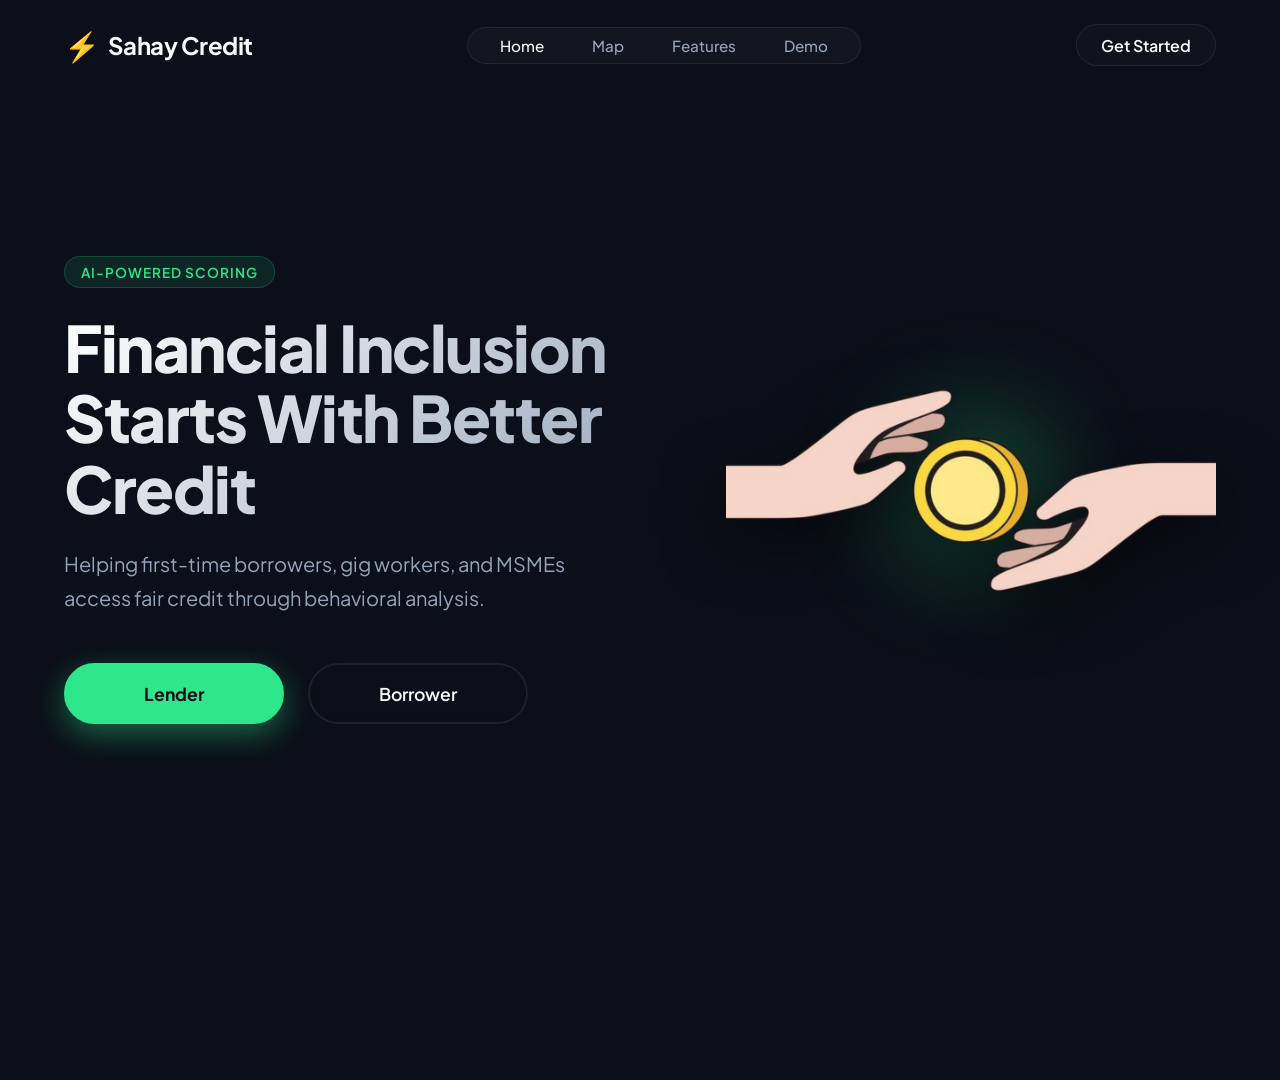
<file: frontend/index.html>
<!DOCTYPE html>
<html lang="en">
<head>
    <meta charset="UTF-8">
    <meta name="viewport" content="width=device-width, initial-scale=1.0">
    <title>SahayCredit - Better Credit Decisions</title>
    <!-- Using a premium geometric sans-serif font -->
    <link href="https://fonts.googleapis.com/css2?family=Plus+Jakarta+Sans:wght@300;400;500;600;700;800&display=swap" rel="stylesheet">
    <style>
        :root {
            --bg-color: #0b0f19;
            --surface: rgba(255, 255, 255, 0.03);
            --border: rgba(255, 255, 255, 0.08);
            --text-main: #f8fafc;
            --text-sub: #94a3b8;
            --mint-green: #2ee68b;
            --mint-glow: rgba(46, 230, 139, 0.4);
            --blue-glow: rgba(56, 189, 248, 0.15);
        }

        * {
            margin: 0;
            padding: 0;
            box-sizing: border-box;

            /* Hide scrollbar for Chrome, Safari and Opera */
            &::-webkit-scrollbar {
                display: none;
            }
            /* Hide scrollbar for IE, Edge and Firefox */
            -ms-overflow-style: none;  /* IE and Edge */
            scrollbar-width: none;  /* Firefox */
        }

        body, html {
            width: 100%;
            height: 100vh;
            font-family: 'Plus Jakarta Sans', sans-serif;
            background-color: var(--bg-color);
            color: var(--text-main);
            overflow: hidden;
            position: relative;
        }

        /* Minimal Tech/Grid Background */
        body::before {
            content: '';
            position: absolute;
            top: 0; left: 0; right: 0; bottom: 0;
            background-image: 
                linear-gradient(rgba(255, 255, 255, 0.03) 1px, transparent 1px),
                linear-gradient(90deg, rgba(255, 255, 255, 0.03) 1px, transparent 1px);
            background-size: 50px 50px;
            z-index: -2;
            mask-image: radial-gradient(circle at center, black, transparent 80%);
            -webkit-mask-image: radial-gradient(circle at center, black, transparent 80%);
        }

        /* Glowing ambient orbs */
        .ambient-glow-1 {
            position: absolute;
            top: -10%; left: -10%;
            width: 50vw; height: 50vw;
            background: radial-gradient(circle, var(--blue-glow) 0%, transparent 70%);
            border-radius: 50%;
            z-index: -1;
            filter: blur(60px);
        }

        .ambient-glow-2 {
            position: absolute;
            bottom: -20%; right: -10%;
            width: 60vw; height: 60vw;
            background: radial-gradient(circle, rgba(46, 230, 139, 0.1) 0%, transparent 70%);
            border-radius: 50%;
            z-index: -1;
            filter: blur(60px);
        }

        /* Header / Glassmorphism */
        header {
            display: flex;
            justify-content: space-between;
            align-items: center;
            padding: 1.5rem 5%;
            max-width: 1400px;
            margin: 0 auto;
            width: 100%;
            position: relative;
            z-index: 10;
        }

        .logo {
            display: flex;
            align-items: center;
            gap: 0.5rem;
            font-size: 1.5rem;
            font-weight: 700;
            letter-spacing: -0.5px;
        }

        .logo-icon {
            color: var(--mint-green);
            font-size: 1.8rem;
        }

        nav {
            display: flex;
            align-items: center;
            gap: 3rem;
            background: var(--surface);
            padding: 0.5rem 2rem;
            border-radius: 50px;
            border: 1px solid var(--border);
            backdrop-filter: blur(12px);
            -webkit-backdrop-filter: blur(12px);
        }

        nav a {
            color: var(--text-sub);
            text-decoration: none;
            font-weight: 500;
            font-size: 0.95rem;
            transition: color 0.3s ease;
        }

        nav a.active, nav a:hover {
            color: var(--text-main);
        }

        .nav-right {
            display: flex;
            align-items: center;
        }

        .btn-outline {
            border: 1px solid var(--border);
            background: rgba(255,255,255,0.02);
            padding: 0.6rem 1.5rem;
            border-radius: 50px;
            color: var(--text-main);
            font-weight: 600;
            text-decoration: none;
            transition: all 0.3s ease;
        }

        .btn-outline:hover {
            border-color: var(--mint-green);
            background: rgba(46, 230, 139, 0.05);
            color: var(--mint-green);
        }

        main {
            display: flex;
            flex-direction: row;
            align-items: center;
            justify-content: space-between;
            min-height: calc(100vh - 100px);
            padding: 2rem 5%;
            max-width: 1400px;
            margin: 0 auto;
            width: 100%;
            position: relative;
            z-index: 2;
        }

        .content-left {
            flex: 1.1;
            padding-right: 4rem;
        }

        .badge {
            display: inline-block;
            padding: 0.4rem 1rem;
            background: rgba(46, 230, 139, 0.1);
            color: var(--mint-green);
            border: 1px solid rgba(46, 230, 139, 0.2);
            border-radius: 50px;
            font-size: 0.85rem;
            font-weight: 600;
            letter-spacing: 1px;
            text-transform: uppercase;
            margin-bottom: 1.5rem;
        }

        .content-left h1 {
            font-size: 4rem;
            line-height: 1.1;
            font-weight: 800;
            margin-bottom: 1.5rem;
            letter-spacing: -1.5px;
            background: linear-gradient(135deg, #ffffff 0%, #94a3b8 100%);
            -webkit-background-clip: text;
            -webkit-text-fill-color: transparent;
        }

        .content-left p {
            font-size: 1.25rem;
            line-height: 1.7;
            color: var(--text-sub);
            margin-bottom: 3rem;
            font-weight: 400;
            max-width: 90%;
        }

        .action-buttons {
            display: flex;
            gap: 1.5rem;
        }

        .btn-primary {
            display: inline-flex;
            justify-content: center;
            align-items: center;
            background-color: var(--mint-green);
            color: #0b0f19;
            font-weight: 700;
            font-size: 1.1rem;
            padding: 1.1rem 3rem;
            border-radius: 50px;
            text-decoration: none;
            box-shadow: 0 10px 30px var(--mint-glow);
            transition: all 0.3s cubic-bezier(0.4, 0, 0.2, 1);
            border: 2px solid var(--mint-green);
            flex: 1;
            max-width: 220px;
        }

        .btn-primary:hover {
            transform: translateY(-3px) scale(1.02);
            box-shadow: 0 15px 40px rgba(46, 230, 139, 0.6);
        }

        .btn-secondary {
            display: inline-flex;
            justify-content: center;
            align-items: center;
            background-color: transparent;
            color: var(--text-main);
            font-weight: 600;
            font-size: 1.1rem;
            padding: 1.1rem 3rem;
            border-radius: 50px;
            text-decoration: none;
            border: 2px solid var(--border);
            transition: all 0.3s cubic-bezier(0.4, 0, 0.2, 1);
            flex: 1;
            max-width: 220px;
            backdrop-filter: blur(5px);
        }

        .btn-secondary:hover {
            border-color: rgba(255,255,255,0.3);
            background: rgba(255,255,255,0.05);
            transform: translateY(-3px);
        }

        /* Right Side Image Styling */
        .content-right {
            flex: 0.9;
            display: flex;
            justify-content: center;
            align-items: center;
            position: relative;
        }

        /* Image Backdrop Glow */
        .image-glow {
            position: absolute;
            width: 70%;
            height: 70%;
            background: radial-gradient(circle, var(--mint-glow) 0%, transparent 60%);
            filter: blur(40px);
            z-index: 1;
            animation: pulse 4s ease-in-out infinite alternate;
        }

        .content-right img {
            width: 100%;
            max-width: 600px;
            height: auto;
            position: relative;
            z-index: 2;
            filter: drop-shadow(0 20px 30px rgba(0,0,0,0.5));
        }

        @keyframes float {
            0% { transform: translateY(0px); }
            50% { transform: translateY(-15px); }
            100% { transform: translateY(0px); }
        }

        @keyframes pulse {
            0% { opacity: 0.5; transform: scale(1); }
            100% { opacity: 0.8; transform: scale(1.1); }
        }

        /* Responsive */
        @media (max-width: 1024px) {
            header {
                flex-direction: column;
                gap: 1.5rem;
            }
            nav {
                width: 100%;
                justify-content: center;
                gap: 1.5rem;
            }
            .nav-right {
                display: none;
            }
            main {
                flex-direction: column;
                text-align: center;
                padding-top: 3rem;
            }
            .content-left {
                padding-right: 0;
                margin-bottom: 4rem;
                display: flex;
                flex-direction: column;
                align-items: center;
            }
            .content-left h1 {
                font-size: 3rem;
            }
            .content-left p {
                max-width: 100%;
            }
            .action-buttons {
                justify-content: center;
                width: 100%;
                flex-wrap: wrap;
            }
            .content-right {
                width: 100%;
                margin-bottom: 3rem;
            }
        }
    </style>
</head>
<body>

    <div class="ambient-glow-1"></div>
    <div class="ambient-glow-2"></div>

    <header>
        <div class="logo">
            <span class="logo-icon">⚡</span>
            Sahay Credit
        </div>
        <nav>
            <a href="#" class="active">Home</a>
            <a href="map.html">Map</a>
            <a href="#">Features</a>
            <a href="demo.html">Demo</a>
        </nav>
        <div class="nav-right">
            <a href="borrower.html" class="btn-outline">Get Started</a>
        </div>
    </header>

    <main>
        <div class="content-left">
            <div class="badge">AI-Powered Scoring</div>
            <h1>Financial Inclusion Starts With Better Credit</h1>
            <p>Helping first-time borrowers, gig workers, and MSMEs access fair credit through behavioral analysis.</p>
            
            <div class="action-buttons">
                <a href="lender.html" class="btn-primary">Lender</a>
                <a href="borrower.html" class="btn-secondary">Borrower</a>
            </div>
        </div>

        <div class="content-right">
            <div class="image-glow"></div>
            <!-- Using the transparent image uploaded by the user -->
            <img src="hands.png" alt="Hands holding glowing gold coin">
        </div>
    </main>

</body>
</html>
</file>
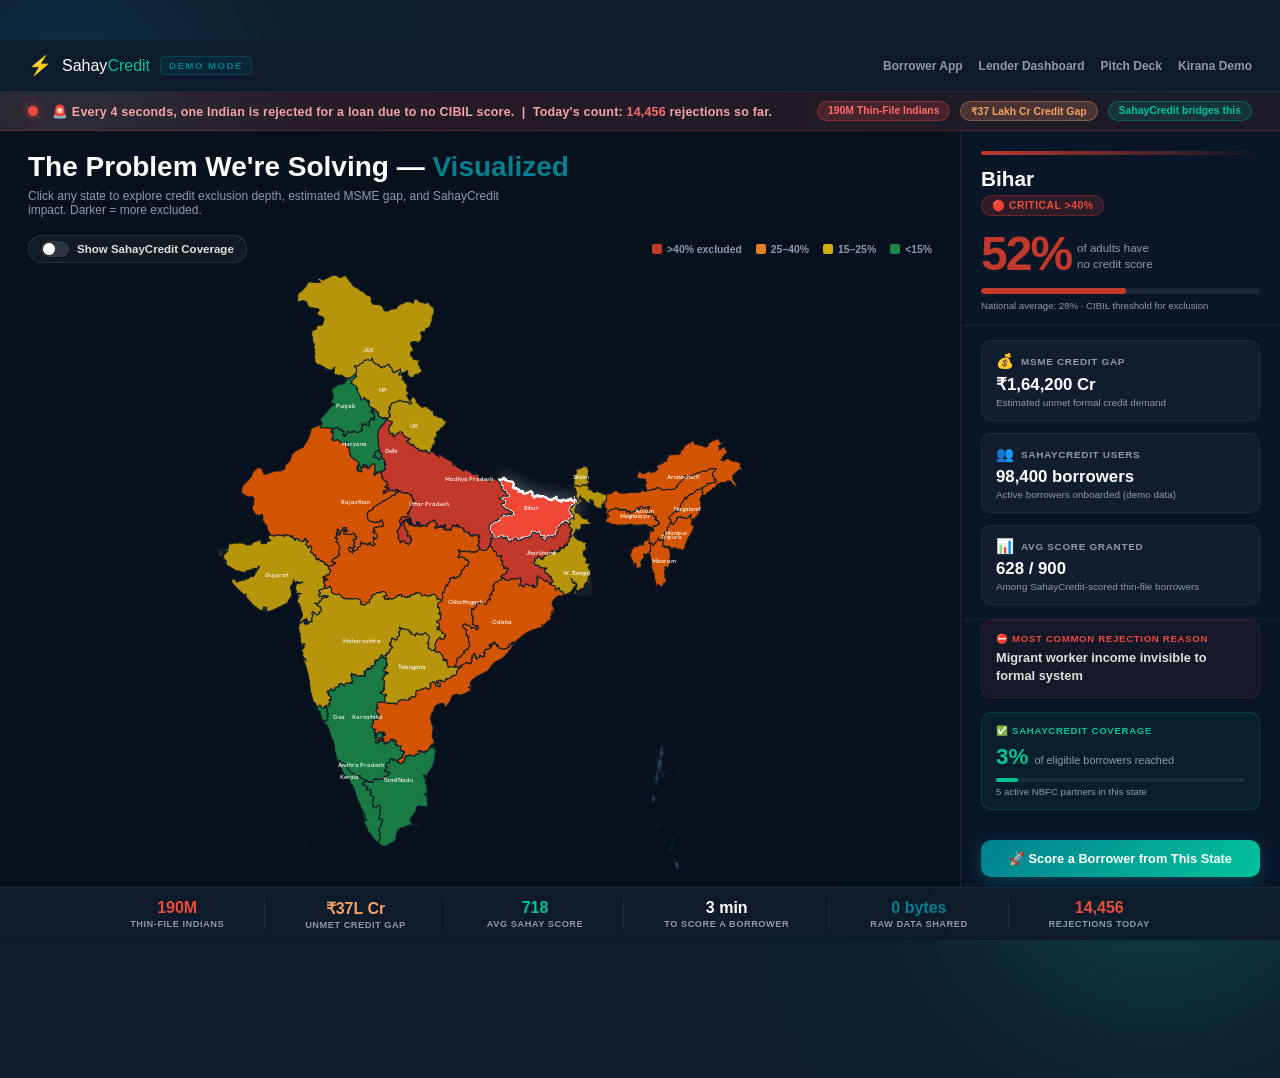
<file: frontend/map.html>
<!DOCTYPE html>
<html lang="en">
<head>
  <meta charset="UTF-8">
  <meta name="viewport" content="width=device-width, initial-scale=1.0">
  <title>SahayCredit — Credit Gap Map: The Problem We're Solving</title>
  <meta name="description" content="Live choropleth map showing India's credit exclusion crisis — 190 million thin-file Indians with no CIBIL score.">

  <link rel="preconnect" href="https://fonts.googleapis.com">
  <link rel="preconnect" href="https://fonts.gstatic.com" crossorigin>
  <link href="https://fonts.googleapis.com/css2?family=Outfit:wght@300;400;500;600;700;800;900&family=Noto+Sans:wght@400;500;600;700&display=swap" rel="stylesheet">
  <link rel="stylesheet" href="style.css">

  <style>
    /* ── MAP PAGE LAYOUT ─────────────────────────────── */
    body.map-body {
      align-items: flex-start;
      overflow: hidden;
      height: 100vh;
    }

    .map-container {
      width: 100vw;
      height: 100vh;
      display: flex;
      flex-direction: column;
      position: relative;
      overflow: hidden;
    }

    /* ── HEADER BAR ──────────────────────────────────── */
    .map-header {
      display: flex;
      align-items: center;
      justify-content: space-between;
      padding: 14px 28px;
      background: rgba(13, 27, 42, 0.95);
      border-bottom: 1px solid rgba(255,255,255,0.07);
      flex-shrink: 0;
      backdrop-filter: blur(12px);
      z-index: 50;
    }
    .map-logo-area {
      display: flex;
      align-items: center;
      gap: 10px;
    }
    .map-title-badge {
      font-size: 0.6rem;
      font-weight: 800;
      letter-spacing: 1.5px;
      color: var(--primary);
      background: rgba(2,128,144,0.12);
      border: 1px solid rgba(2,128,144,0.3);
      padding: 3px 8px;
      border-radius: 4px;
      text-transform: uppercase;
    }
    .map-header-nav {
      display: flex;
      align-items: center;
      gap: 16px;
    }
    .map-nav-link {
      color: var(--text-muted);
      text-decoration: none;
      font-size: 0.75rem;
      font-weight: 600;
      transition: color 0.2s;
    }
    .map-nav-link:hover { color: var(--text-main); }

    /* ── TICKER BAR ─────────────────────────────────── */
    .ticker-bar {
      background: linear-gradient(90deg, rgba(180,20,20,0.18) 0%, rgba(180,20,20,0.08) 100%);
      border-bottom: 1px solid rgba(200,50,50,0.3);
      padding: 9px 28px;
      display: flex;
      align-items: center;
      gap: 14px;
      flex-shrink: 0;
      position: relative;
      overflow: hidden;
    }
    .ticker-pulse {
      width: 10px;
      height: 10px;
      border-radius: 50%;
      background: #e74c3c;
      flex-shrink: 0;
      animation: ticker-pulse 1s ease-in-out infinite;
      box-shadow: 0 0 8px rgba(231,76,60,0.8);
    }
    @keyframes ticker-pulse {
      0%,100% { transform: scale(1); opacity: 1; }
      50%      { transform: scale(1.5); opacity: 0.6; }
    }
    .ticker-text {
      font-size: 0.78rem;
      font-weight: 600;
      color: #f5a4a4;
      letter-spacing: 0.2px;
    }
    .ticker-count {
      font-variant-numeric: tabular-nums;
      color: #ff6b6b;
      font-weight: 800;
    }
    .ticker-stat-pills {
      margin-left: auto;
      display: flex;
      gap: 10px;
    }
    .ticker-pill {
      font-size: 0.65rem;
      font-weight: 700;
      padding: 3px 10px;
      border-radius: 20px;
      white-space: nowrap;
    }
    .pill-red    { background: rgba(231,76,60,0.2); color: #ff6b6b; border: 1px solid rgba(231,76,60,0.35); }
    .pill-amber  { background: rgba(244,162,97,0.2); color: #F4A261; border: 1px solid rgba(244,162,97,0.35); }
    .pill-green  { background: rgba(2,195,154,0.15); color: var(--secondary); border: 1px solid rgba(2,195,154,0.3); }

    /* ── MAIN WORKSPACE ─────────────────────────────── */
    .map-workspace {
      display: grid;
      grid-template-columns: 1fr 320px;
      flex: 1;
      overflow: hidden;
      position: relative;
    }

    /* ── LEFT: MAP PANEL ─────────────────────────────── */
    .map-panel {
      position: relative;
      background: #07111D;
      overflow: hidden;
      display: flex;
      flex-direction: column;
    }
    .map-headline-area {
      padding: 18px 28px 10px;
      flex-shrink: 0;
    }
    .map-headline {
      font-size: 1.35rem;
      font-weight: 800;
      color: var(--text-main);
      line-height: 1.3;
      margin-bottom: 4px;
    }
    .map-headline span { color: var(--primary); }
    .map-subline {
      font-size: 0.75rem;
      color: var(--text-muted);
      max-width: 500px;
    }

    /* Controls row */
    .map-controls-row {
      display: flex;
      align-items: center;
      gap: 14px;
      padding: 8px 28px 12px;
      flex-shrink: 0;
    }
    .coverage-toggle-wrap {
      display: flex;
      align-items: center;
      gap: 8px;
      background: rgba(255,255,255,0.04);
      border: 1px solid rgba(255,255,255,0.1);
      border-radius: 20px;
      padding: 5px 12px;
      cursor: pointer;
      transition: all 0.2s;
    }
    .coverage-toggle-wrap:hover { border-color: var(--secondary); background: rgba(2,195,154,0.05); }
    .coverage-toggle-wrap.active { border-color: var(--secondary); background: rgba(2,195,154,0.1); }
    .coverage-toggle-switch {
      width: 28px;
      height: 16px;
      background: rgba(255,255,255,0.12);
      border-radius: 8px;
      position: relative;
      transition: background 0.2s;
    }
    .coverage-toggle-switch::after {
      content: '';
      position: absolute;
      width: 12px; height: 12px;
      background: #fff;
      border-radius: 50%;
      top: 2px; left: 2px;
      transition: transform 0.2s, background 0.2s;
    }
    .coverage-toggle-wrap.active .coverage-toggle-switch { background: rgba(2,195,154,0.5); }
    .coverage-toggle-wrap.active .coverage-toggle-switch::after {
      transform: translateX(12px);
      background: var(--secondary);
    }
    .coverage-toggle-label {
      font-size: 0.72rem;
      font-weight: 600;
      color: var(--text-sub);
    }
    .coverage-toggle-wrap.active .coverage-toggle-label { color: var(--secondary); }

    /* Legend */
    .map-legend {
      display: flex;
      align-items: center;
      gap: 14px;
      margin-left: auto;
    }
    .legend-item {
      display: flex;
      align-items: center;
      gap: 5px;
      font-size: 0.65rem;
      font-weight: 600;
      color: var(--text-muted);
    }
    .legend-dot {
      width: 10px; height: 10px;
      border-radius: 2px;
      flex-shrink: 0;
    }
    .ld-red    { background: #C0392B; }
    .ld-orange { background: #E67E22; }
    .ld-yellow { background: #D4AC0D; }
    .ld-green  { background: #1E8449; }

    /* SVG Map container */
    .svg-map-wrap {
      flex: 1;
      display: flex;
      align-items: center;
      justify-content: center;
      padding: 0 20px 16px;
      overflow: hidden;
    }
    #india-svg {
      width: 100%;
      height: 100%;
      max-height: calc(100vh - 230px);
      object-fit: contain;
    }
    .state-path {
      stroke: rgba(13,27,42,0.95);
      stroke-width: 1.2;
      cursor: pointer;
      transition: filter 0.2s, stroke 0.2s, stroke-width 0.2s;
    }
    .state-path:hover {
      filter: brightness(1.3) drop-shadow(0 0 6px rgba(255,255,255,0.2));
      stroke: rgba(255,255,255,0.5);
      stroke-width: 2;
    }
    .state-path.selected {
      stroke: #fff;
      stroke-width: 2.5;
      filter: brightness(1.25) drop-shadow(0 0 10px rgba(255,255,255,0.35));
    }
    /* Coverage dots (hidden by default) */
    .coverage-dot {
      fill: var(--secondary);
      opacity: 0;
      transition: opacity 0.4s ease;
      animation: dot-pulse 2s ease-in-out infinite;
      pointer-events: none;
    }
    .coverage-dot.visible { opacity: 0.9; }
    @keyframes dot-pulse {
      0%,100% { r: 5; opacity: 0.9; }
      50%      { r: 8; opacity: 0.5; }
    }

    /* State label text in SVG */
    .state-label {
      font-family: 'Outfit', sans-serif;
      font-size: 7px;
      font-weight: 600;
      fill: rgba(255,255,255,0.75);
      pointer-events: none;
      text-anchor: middle;
      dominant-baseline: central;
    }

    /* ── RIGHT: SIDE PANEL ──────────────────────────── */
    .side-panel {
      background: rgba(10,22,40,0.98);
      border-left: 1px solid rgba(255,255,255,0.07);
      display: flex;
      flex-direction: column;
      overflow-y: auto;
    }

    /* Empty / hint state */
    .side-panel-hint {
      display: flex;
      flex-direction: column;
      align-items: center;
      justify-content: center;
      flex: 1;
      padding: 32px 20px;
      text-align: center;
      gap: 14px;
    }
    .hint-icon { font-size: 2.5rem; opacity: 0.3; }
    .hint-text {
      font-size: 0.78rem;
      color: var(--text-muted);
      line-height: 1.6;
    }

    /* State detail card */
    .state-detail { display: none; flex-direction: column; }
    .state-detail.visible { display: flex; }

    .state-detail-header {
      padding: 20px 20px 14px;
      border-bottom: 1px solid rgba(255,255,255,0.06);
      position: relative;
    }
    .state-severity-bar {
      height: 4px;
      border-radius: 2px;
      margin-bottom: 12px;
      transition: background 0.4s;
    }
    .state-detail-name {
      font-size: 1.3rem;
      font-weight: 800;
      color: var(--text-main);
      margin-bottom: 4px;
    }
    .state-severity-badge {
      display: inline-flex;
      align-items: center;
      gap: 5px;
      font-size: 0.65rem;
      font-weight: 700;
      padding: 3px 10px;
      border-radius: 12px;
      text-transform: uppercase;
      letter-spacing: 0.5px;
    }
    .severity-critical { background: rgba(192,57,43,0.2); color: #e74c3c; border: 1px solid rgba(192,57,43,0.4); }
    .severity-high     { background: rgba(230,126,34,0.2); color: #E67E22; border: 1px solid rgba(230,126,34,0.4); }
    .severity-medium   { background: rgba(212,172,13,0.2); color: #D4AC0D; border: 1px solid rgba(212,172,13,0.4); }
    .severity-low      { background: rgba(30,132,73,0.2);  color: #27AE60; border: 1px solid rgba(30,132,73,0.4); }

    /* Big stat */
    .thin-file-stat {
      margin-top: 14px;
      display: flex;
      align-items: flex-end;
      gap: 6px;
    }
    .thin-file-pct {
      font-size: 3rem;
      font-weight: 900;
      line-height: 1;
      letter-spacing: -2px;
    }
    .thin-file-label {
      font-size: 0.72rem;
      color: var(--text-muted);
      padding-bottom: 6px;
      line-height: 1.4;
    }

    /* Thin-file visual bar */
    .pct-bar-track {
      height: 6px;
      background: rgba(255,255,255,0.07);
      border-radius: 3px;
      margin: 10px 0 6px;
      overflow: hidden;
    }
    .pct-bar-fill {
      height: 100%;
      border-radius: 3px;
      transition: width 0.7s cubic-bezier(0.25,0.8,0.25,1);
    }

    /* Metric grid */
    .state-metrics-grid {
      padding: 14px 20px;
      display: flex;
      flex-direction: column;
      gap: 12px;
      border-bottom: 1px solid rgba(255,255,255,0.05);
    }
    .metric-card {
      background: rgba(255,255,255,0.03);
      border: 1px solid rgba(255,255,255,0.06);
      border-radius: 10px;
      padding: 12px 14px;
    }
    .metric-icon-row {
      display: flex;
      align-items: center;
      gap: 7px;
      margin-bottom: 4px;
    }
    .metric-icon { font-size: 0.9rem; }
    .metric-label {
      font-size: 0.62rem;
      font-weight: 700;
      color: var(--text-muted);
      text-transform: uppercase;
      letter-spacing: 0.7px;
    }
    .metric-value {
      font-size: 1.05rem;
      font-weight: 800;
      color: var(--text-main);
    }
    .metric-sub {
      font-size: 0.62rem;
      color: var(--text-muted);
      margin-top: 2px;
    }

    /* Rejection reason card */
    .rejection-card {
      margin: 0 20px 14px;
      background: rgba(192,57,43,0.06);
      border: 1px solid rgba(192,57,43,0.2);
      border-radius: 10px;
      padding: 12px 14px;
    }
    .rejection-label {
      font-size: 0.6rem;
      font-weight: 700;
      text-transform: uppercase;
      letter-spacing: 0.7px;
      color: #e74c3c;
      margin-bottom: 5px;
    }
    .rejection-reason {
      font-size: 0.8rem;
      font-weight: 600;
      color: var(--text-sub);
      line-height: 1.4;
    }

    /* Sahay coverage section */
    .sahay-coverage-section {
      margin: 0 20px 16px;
      background: rgba(2,195,154,0.05);
      border: 1px solid rgba(2,195,154,0.2);
      border-radius: 10px;
      padding: 12px 14px;
    }
    .sahay-coverage-label {
      font-size: 0.6rem;
      font-weight: 700;
      text-transform: uppercase;
      letter-spacing: 0.7px;
      color: var(--secondary);
      margin-bottom: 8px;
    }
    .sahay-users-row {
      display: flex;
      align-items: baseline;
      gap: 6px;
    }
    .sahay-users-count {
      font-size: 1.4rem;
      font-weight: 900;
      color: var(--secondary);
    }
    .sahay-users-label {
      font-size: 0.68rem;
      color: var(--text-muted);
    }
    .sahay-progress-bar {
      margin-top: 8px;
      height: 4px;
      background: rgba(255,255,255,0.07);
      border-radius: 2px;
    }
    .sahay-progress-fill {
      height: 100%;
      background: var(--secondary);
      border-radius: 2px;
      transition: width 0.7s ease;
    }
    .sahay-progress-label {
      font-size: 0.6rem;
      color: var(--text-muted);
      margin-top: 4px;
    }

    /* Bottom CTA */
    .side-panel-cta {
      padding: 14px 20px 20px;
      margin-top: auto;
    }
    .side-cta-btn {
      width: 100%;
      padding: 11px;
      background: linear-gradient(135deg, var(--primary), var(--secondary));
      border: none;
      border-radius: 10px;
      color: #fff;
      font-size: 0.8rem;
      font-weight: 800;
      cursor: pointer;
      transition: all 0.25s;
      box-shadow: 0 4px 16px rgba(2,128,144,0.4);
    }
    .side-cta-btn:hover {
      transform: translateY(-1px);
      box-shadow: 0 6px 24px rgba(2,195,154,0.5);
    }

    /* ── BOTTOM STATS BAR ───────────────────────────── */
    .bottom-stats-bar {
      display: flex;
      align-items: center;
      justify-content: center;
      gap: 40px;
      padding: 10px 28px;
      background: rgba(13,27,42,0.95);
      border-top: 1px solid rgba(255,255,255,0.06);
      flex-shrink: 0;
    }
    .bstat {
      display: flex;
      flex-direction: column;
      align-items: center;
      gap: 2px;
    }
    .bstat-val {
      font-size: 1rem;
      font-weight: 800;
      color: var(--text-main);
    }
    .bstat-lbl {
      font-size: 0.58rem;
      font-weight: 600;
      color: var(--text-muted);
      text-transform: uppercase;
      letter-spacing: 0.5px;
    }
    .bstat-divider {
      width: 1px;
      height: 32px;
      background: rgba(255,255,255,0.08);
    }

    /* ── STATE TOOLTIP ──────────────────────────────── */
    .state-tooltip {
      position: fixed;
      pointer-events: none;
      background: rgba(10,22,40,0.95);
      border: 1px solid rgba(255,255,255,0.12);
      border-radius: 8px;
      padding: 8px 12px;
      font-size: 0.72rem;
      color: var(--text-main);
      z-index: 200;
      opacity: 0;
      transition: opacity 0.15s;
      backdrop-filter: blur(8px);
      max-width: 180px;
    }
    .state-tooltip.visible { opacity: 1; }
    .tooltip-name { font-weight: 700; margin-bottom: 3px; }
    .tooltip-pct  { color: var(--text-muted); font-size: 0.65rem; }

    /* Responsive shrink for smaller screens */
    @media (max-width: 900px) {
      .map-workspace { grid-template-columns: 1fr; }
      .side-panel { display: none; }
    }
  </style>
</head>
<body class="map-body">

  <div class="bg-glow bg-glow-1"></div>
  <div class="bg-glow bg-glow-2"></div>

  <!-- Floating tooltip -->
  <div class="state-tooltip" id="state-tooltip">
    <div class="tooltip-name" id="tooltip-name">—</div>
    <div class="tooltip-pct" id="tooltip-pct">—</div>
  </div>

  <div class="map-container">

    <!-- ─ HEADER ─ -->
    <header class="map-header">
      <div class="map-logo-area">
        <span class="logo-accent">⚡</span>
        <span class="logo-text">Sahay<span class="logo-sub">Credit</span></span>
        <span class="map-title-badge">DEMO MODE</span>
      </div>
      <nav class="map-header-nav">
        <a href="index.html" class="map-nav-link">Borrower App</a>
        <a href="lender.html" class="map-nav-link">Lender Dashboard</a>
        <a href="pitch.html" class="map-nav-link">Pitch Deck</a>
        <a href="demo.html" class="map-nav-link">Kirana Demo</a>
      </nav>
    </header>

    <!-- ─ LIVE TICKER ─ -->
    <div class="ticker-bar">
      <div class="ticker-pulse"></div>
      <div class="ticker-text">
        🚨 Every <strong>4 seconds</strong>, one Indian is rejected for a loan due to no CIBIL score.
        &nbsp;|&nbsp; Today's count: <span class="ticker-count" id="ticker-count">0</span> rejections so far.
      </div>
      <div class="ticker-stat-pills">
        <span class="ticker-pill pill-red">190M Thin-File Indians</span>
        <span class="ticker-pill pill-amber">₹37 Lakh Cr Credit Gap</span>
        <span class="ticker-pill pill-green">SahayCredit bridges this</span>
      </div>
    </div>

    <!-- ─ MAIN WORKSPACE ─ -->
    <div class="map-workspace">

      <!-- LEFT: MAP -->
      <div class="map-panel">

        <div class="map-headline-area">
          <h1 class="map-headline">The Problem We're Solving — <span>Visualized</span></h1>
          <p class="map-subline">Click any state to explore credit exclusion depth, estimated MSME gap, and SahayCredit impact. Darker = more excluded.</p>
        </div>

        <div class="map-controls-row">
          <div class="coverage-toggle-wrap" id="coverage-toggle">
            <div class="coverage-toggle-switch"></div>
            <span class="coverage-toggle-label">Show SahayCredit Coverage</span>
          </div>

          <div class="map-legend">
            <div class="legend-item"><div class="legend-dot ld-red"></div>&gt;40% excluded</div>
            <div class="legend-item"><div class="legend-dot ld-orange"></div>25–40%</div>
            <div class="legend-item"><div class="legend-dot ld-yellow"></div>15–25%</div>
            <div class="legend-item"><div class="legend-dot ld-green"></div>&lt;15%</div>
          </div>
        </div>

        <div class="svg-map-wrap">
          <!-- India SVG Choropleth — viewBox 0 0 580 660 -->
          <!-- Scale: x = (lon-68)*17.8, y = (37-lat)*18.5 -->
          <svg id="india-svg" viewBox="0 0 612 696" xmlns="http://www.w3.org/2000/svg">
            <defs>
              <filter id="state-glow">
                <feGaussianBlur stdDeviation="3" result="blur"/>
                <feMerge><feMergeNode in="blur"/><feMergeNode in="SourceGraphic"/></feMerge>
              </filter>
            </defs>

            <!-- ── STATE PATHS ── -->
            <path class="state-path" id="s-an" data-state="Andaman and Nicobar Islands" d="m 537.188,685.44148 -0.041,0.4695 0.768,0.30627 0.104,2.47542 1.258,1.84675 -0.71,-0.0232 0.661,0.93295 -0.574,0.18739 -0.437,0.94503 0.103,1.88201 -0.409,0.42617 -0.663,-0.49065 -0.502,1.30269 -0.461,-0.2156 0.224,-1.08911 -0.606,-0.31434 -0.121,-1.2503 -0.813,-0.73346 0.069,-0.77879 -1.076,-1.12336 -0.646,0.17933 -0.121,-1.96159 0.365,-0.27304 -0.4,-0.27001 0.64,-1.36616 0.994,0.0584 0.564,-0.57427 0.878,0.27505 0.092,-0.68006 0.86,-0.14307 z m -2.826,-4.29496 0.895,1.77017 -2.249,2.47845 -0.57,-1.39035 0.238,-1.31478 1.704,-0.4695 -0.018,-1.07399 z m -6.972,-12.28743 0.62,0.37378 0.054,0.95511 0.372,-0.12392 0.733,0.79995 -0.07,1.22108 -0.819,-0.73849 -1.384,0.38789 -0.288,-0.63372 0.323,-0.48259 -0.855,0.17027 0.198,-1.45785 1.116,-0.47151 z m 3.502,-0.0695 0.743,0.76973 -0.11,1.34098 -1.472,-1.19389 0.529,-0.85234 0.383,0.60853 -0.073,-0.67301 z m 0.656,-2.05731 0.291,1.85178 -0.652,-1.69864 0.361,-0.15314 z m -1.091,-2.2447 0.394,0.70928 -0.884,1.04981 0.947,1.26743 0.041,1.10422 -0.412,-0.27001 -0.465,0.31837 -0.158,0.77476 -0.325,-0.99943 0.426,0.0796 0.114,-0.58536 0.146,0.45237 0.247,-0.67099 -0.938,0.56621 0.092,-0.83824 -0.627,-0.64883 -0.116,-1.08809 1.518,-1.22109 z m -6.096,-0.7264 0.087,0.94704 -0.404,-0.51281 0.317,-0.43423 z m -2.282,-1.91123 0.359,0.19848 -0.356,1.48404 1.639,1.28758 -0.11,0.45942 -1.593,-0.57024 -0.756,-1.02865 0.157,-1.47599 0.66,-0.35464 z m -1.725,-2.48851 0.285,0.72439 -0.466,-0.2005 0.181,-0.52389 z m 11.976,-2.12381 0.554,2.22556 -0.33,0.0282 -0.08,0.96619 -0.144,-3.21996 z m -17.337,-14.22082 0.765,1.02563 0.632,-0.27504 -0.606,0.35464 0.105,1.13444 -0.86,0.46244 -1.209,-0.15818 -0.228,-1.89409 0.96,-0.0353 0.151,-0.86645 0.29,0.25187 z m -5.693,-35.18985 0.303,0.69114 0.034,-0.42113 0.553,0.46244 0.043,1.32486 0.571,0.30426 0.19,2.31624 -1.188,1.3984 0.616,0.72339 -1.181,1.43165 -1.64,-0.7798 -1.035,0.34255 0.738,-1.75809 -0.843,-1.12537 -0.088,-2.43411 0.448,0.45035 1.244,-2.15202 0.892,-0.62565 0.231,0.45942 0.112,-0.60853 z m 2.629,-13.08436 0.929,1.5727 -0.763,0.62868 0.924,0.42415 -0.055,0.36472 -1.862,0.51684 -0.434,-0.43927 0.123,-0.72237 0.751,-0.10478 -0.195,-1.47195 0.582,-0.76872 z m -0.926,-0.67402 -0.284,0.15415 0.186,-0.91783 0.098,0.76368 z m -7.918,-1.08407 1.085,0.17632 -0.019,1.31679 -1.158,-0.1481 0.092,-1.34501 z m 6.716,-0.23474 0.622,0.3093 -0.822,0.74252 0.2,-1.05182 z m 10.071,-5.13723 1.075,0.16624 -0.465,0.49972 -0.716,-0.34457 0.106,-0.32139 z m -1.074,-4.07532 0.271,-0.21158 0.564,0.52793 0.933,2.47844 -0.237,0.44733 -0.886,-1.45482 -0.543,0.0383 -1.023,-1.01455 0.826,-1.1556 0.095,0.34457 z m 0.412,-1.48405 0.074,1.27046 -0.647,-0.61256 -0.046,-0.72641 0.619,0.0685 z m 0.807,-1.15963 0.371,2.3918 -0.807,-0.65185 0.006,-0.67401 -1.081,-0.74958 0.615,-0.12695 0.421,0.57831 0.475,-0.76772 z m 0.855,-1.16466 0.553,1.47598 -0.427,1.26038 -0.784,-1.06593 0.658,-1.67043 z m -7.699,-0.52088 0.06,1.5052 0.968,-0.15717 -0.584,2.06436 1.288,0.63271 -0.452,0.56521 -0.476,-0.43625 -0.055,0.53498 0.673,0.36169 -1.042,0.80298 0.111,2.37769 0.468,-1.74801 0.792,-0.0836 0.084,0.74555 -0.687,4.25768 -0.257,-0.22467 -0.058,0.48561 -0.813,-0.3637 0.133,0.79189 -0.88,0.34759 0.156,0.61356 0.294,-0.32945 0.144,0.38285 0.739,-0.78081 -0.176,-0.57931 0.734,0.44632 -0.947,4.02394 -0.272,-0.63674 -1.076,-0.31937 0.008,-1.07601 -0.615,0.20452 -0.202,-1.21806 0.583,0.0897 0.174,-0.4433 -0.264,-0.31233 -0.496,0.35061 -0.418,-1.78427 -0.55,0.50173 -0.324,-3.01141 -0.489,0.20553 -0.198,-0.48058 1.023,-2.1097 0.51,1.2624 0.312,-0.20553 0.053,0.83421 0.144,-0.28009 0.264,-4.95991 1.616,-2.84819 z m 0.75,0.37277 0.37,-0.0131 -0.121,0.73346 -0.526,-0.0897 0.277,-0.6307 z m 3.455,-0.807 0.246,0.70021 -0.456,-0.22971 -0.099,0.44733 -0.164,-0.60853 0.473,-0.3093 z m 3.685,-0.13097 0.187,0.52994 0.404,-0.49267 -0.109,1.20698 -0.783,-0.54102 0.301,-0.70323 z m -2.854,-0.40401 -0.404,1.06996 -0.432,-1.22915 0.529,0.16423 0.161,-0.64379 0.146,0.63875 z m -3.45,-0.63271 1.278,0.37076 0.601,-0.27102 0.48,0.85134 -0.638,0.43221 0.453,1.08709 -0.71,-0.0554 0.088,0.85738 -0.591,-0.16523 -0.426,0.74152 0.215,0.5108 -1.001,0.93596 -0.534,-0.67401 0.644,-3.04566 -0.578,-0.18639 0.169,-0.60651 0.297,0.21459 0.359,-0.45639 -0.106,-0.54103 z m 22.254,-0.22568 0.744,0.70223 0.114,1.10321 -1.131,-0.17632 -0.248,-0.86644 0.521,-0.76268 z m -18.511,-2.01398 -0.482,1.18481 -0.272,-0.10982 0.235,-1.08406 0.519,0.009 z m -5.117,-8.89721 0.142,2.36661 -0.486,-1.68957 0.344,-0.67704 z m 3.934,-1.86588 0.482,0.0766 -0.353,0.58737 0.48,0.0252 0.547,1.64928 -0.418,0.71431 0.97,1.37624 -0.47,1.44375 0.217,3.1313 -0.76,0.34254 -0.021,0.31938 0.562,-0.0403 -0.893,0.51483 -0.017,0.81204 -1.764,-0.46949 1.351,2.31019 -1.306,0.3758 -1.274,-0.36774 -0.351,0.51584 -0.719,-0.0997 -0.439,-0.60551 0.168,-5.76087 -0.481,-0.23978 0.412,0.0141 1.029,-1.36013 -0.528,-0.48057 0.377,-0.63069 -0.465,-2.24672 0.291,0.36068 1.548,-1.94044 0.653,0.52189 0,0 0.628,-0.14911 0,0 0.544,-0.70021 z m -4.254,-1.63618 0.507,0.29217 0.034,1.9344 -0.425,1.01455 -0.541,0.11385 0.285,0.41105 -0.437,0.73447 -0.419,-1.68957 0.448,-2.16209 0.548,-0.64883 z m 6.511,-0.1078 -0.569,0.64379 0.07,0.69819 -0.646,-0.12996 0.163,-1.03974 0.261,0.42416 0.721,-0.59644 z m 0.475,-12.41236 0.326,1.0357 -0.216,1.94044 0.222,0.67603 0.337,-0.37076 0.198,0.32341 -0.326,0.51483 0.739,0.99642 -0.519,0.70726 -0.691,-0.90876 -0.617,-0.1743 -0.355,0.52692 -0.337,-0.67502 -0.412,0.35161 1.233,0.51483 0.063,0.93395 0.704,-0.11384 -0.007,0.49065 0.437,-0.28714 -0.721,2.016 0.056,2.10668 -0.648,1.12739 -0.797,-0.13904 0.185,0.47655 -0.837,-1.03369 -0.385,0.14709 -0.306,0.69517 0.771,1.08609 -0.548,0.53195 -0.113,-0.82715 -0.517,0.0494 -0.583,1.18884 0.388,0.95007 0,0 -0.628,0.14911 0,0 -1.021,-0.81909 -10e-4,-1.5314 0.505,-0.0242 0.143,-0.55815 -0.769,-0.1209 0.174,-1.53039 0.535,-0.14911 -0.256,-0.65689 0.785,-0.26396 -0.791,-0.29923 0.378,-1.79838 0.559,-0.44229 -0.669,-0.43121 0.413,-0.53196 -0.431,-0.16825 0.372,-1.40042 0.576,-0.23172 -0.5,-0.35867 0.518,0 0.343,-0.59241 -0.262,-0.89869 1.21,-0.65286 -0.25,-0.74756 0.989,-0.1743 0.506,0.35867 -0.023,-0.97626 0.467,0.67099 0.404,-0.67804 z m -0.285,-2.21549 0.251,1.06089 -1.069,-0.6055 0.818,-0.45539 z m 13.096,-26.52437 -0.617,1.4518 0.021,-0.82615 0.596,-0.62565 z" />
            <path class="state-path" id="s-ap" data-state="Andhra Pradesh" d="m 295.438,482.23741 -0.002,0.007 0,0 0.002,-0.007 z m 0.652,-0.0393 -0.389,2.49054 -0.753,-1.07903 -0.016,-0.80298 1.158,-0.60853 z m -0.652,0.0393 -0.122,-0.62767 -0.272,0.4433 -1.262,0.0977 -0.058,-0.73144 -0.901,0.58133 1.737,0.7667 0,0 -0.023,1.03873 0.454,0.14004 0.663,1.50017 -7.647,3.77106 -4.692,1.85681 -3.756,-1.06895 -3.105,0.36975 -2.669,1.33493 -2.599,5.73367 0.099,0.96921 -2.908,3.10007 -0.273,0.46546 0.384,0.87048 -0.948,0.83521 -3.03,0.41106 -0.866,-1.47094 0.261,-0.7788 0.373,0.006 -0.117,-0.58032 -2.482,-0.87249 -3.128,0.60651 -2.228,1.07097 -1.913,1.26945 -1.459,1.6402 -1.448,4.49646 -2.123,3.3872 -1.075,5.04353 1.396,7.50586 1.762,3.11215 -1.448,10.08303 2.407,6.52153 -0.174,3.87786 1.651,4.44205 -3.018,-5.51604 -0.564,-0.25692 -0.116,1.91022 -0.617,-0.62263 0.355,-0.61659 -0.401,-0.0776 -1.169,1.85077 2.315,2.12481 1.569,0.0363 1.581,1.4105 0,0 0.001,1.1425 -0.756,-0.42516 -0.956,-1.89007 -1.638,-0.0433 -1.73,-1.26642 -1.577,0.17228 -0.083,0.42113 0.891,0.17833 0.069,0.37378 -0.631,-0.0705 -0.22,0.60953 -0.702,0.17631 0.029,0.71936 -0.644,0.29217 0.441,0.65084 -0.587,0.82111 -1.556,0.70021 -1.065,-0.0191 -0.429,0.47957 -0.538,-0.44632 -0.687,0.65789 1.332,1.04982 -0.848,0.61457 -0.451,-0.57931 -0.714,0.31131 0.153,-0.57024 -0.476,0.0957 -0.1,-1.1294 -1.848,0.78685 -0.66,-0.46848 -0.271,-0.94604 -2.238,-0.27001 -1.136,0.44229 1.056,0.46748 -0.297,1.49009 0.529,-0.38084 0.197,0.28109 -0.5,0.17732 0.045,0.45338 -1.591,0.5249 0.142,0.71633 -0.976,0.70626 -0.849,-0.95309 -1.027,0.1219 -10e-4,0.68107 -0.615,0.41509 -0.758,1.66338 -1.751,-0.1471 -1.873,-1.34097 -1.365,0.1884 -0.438,0.70222 0.653,0.35464 -0.895,-0.0232 -0.123,-1.42964 -2.722,0.87753 -0.912,-0.23072 -0.182,1.11329 -0.893,-0.29117 -0.784,0.83925 0.691,1.28657 -0.439,-0.004 -0.916,3.18974 -0.762,0.57729 0.044,1.25333 -0.487,0.12694 -0.176,-0.51281 0,0 0,0 0,0 -0.114,0.0373 -0.358,-0.0363 -0.102,0.86242 -0.647,0.0222 0.041,0.96316 -1.911,0.1199 -1.63,-0.88257 -0.545,-0.83622 -1.561,0.22668 0.782,-0.72741 -0.137,-0.80398 0,0 0.428,-2.03716 1.298,0.005 0.886,-1.73995 0.689,0.70726 1.203,-0.11788 -0.275,-1.46087 0.738,0.11486 -0.133,-1.46792 1.11,-0.4564 -0.056,-0.62163 0.545,-0.33751 -0.402,-0.47957 1.263,-0.7939 -0.589,-0.66092 0.581,-0.36572 0.184,-1.24426 -0.457,-0.80499 -0.729,0.94402 -1.027,-1.12638 -0.749,0.20553 -0.241,-0.44632 -0.695,0.33147 -0.508,-0.35263 0.636,-0.26497 -0.884,-0.48964 0.746,-4.80576 -3.414,-0.19546 -0.93,0.66394 0.224,-1.28859 -0.7,-0.15616 -0.1,-0.54505 -1.57,0.28814 -0.469,-0.68308 0.12,-0.45741 0.865,0.0816 0.084,-0.55715 -0.512,-0.50173 0.697,-0.93798 -0.098,-1.37926 -1.516,-0.98936 -0.07,0.73144 -1.102,-0.18941 -0.406,0.89566 -0.444,0.005 -0.044,-1.30168 0.745,-0.28311 -0.243,-1.23519 -1.148,1.15157 -0.515,-0.73346 -1.438,-0.0796 -0.25,0.56722 0.447,1.03671 -1.082,0.53297 0.051,0.49669 -1.374,0.48259 -0.086,1.24527 -0.276,-0.6186 -0.666,0.19747 0.136,-0.54506 -0.442,0.0363 -0.809,0.44028 0.55,0.43624 -0.324,0.16926 -0.537,-0.3496 -0.828,0.58536 -0.762,-0.5914 -0.154,1.25534 -0.522,-0.45539 -0.092,0.58435 -0.695,0.0846 0.161,-2.61647 -1.021,-0.0473 0.332,-0.77477 -1.362,-0.22769 -0.826,0.4302 -0.274,-0.68006 -1.182,0.38385 -0.348,-1.1969 -0.467,0.72338 -0.138,-0.42617 -0.547,0.46042 -0.037,-1.24325 -0.441,0.37983 0.137,0.92488 -0.809,0.16422 0.803,0.61861 0.091,1.4246 -1.493,-0.134 -0.737,0.47554 -0.706,-0.70323 -0.313,0.83521 -0.395,-0.21157 -0.506,-1.54953 1.023,-1.70469 0.502,-0.0876 -0.114,-0.60853 -2.193,-2.09761 0.919,-0.91883 -1.005,-1.33897 -0.907,-0.0826 0.162,-0.6045 0.954,-0.14911 0.098,-0.50576 1.637,0.35766 -0.241,1.613 0.322,0.96921 2.039,0.23979 0.549,1.09212 3.478,-0.71733 0.843,0.91682 -0.114,1.85278 0.881,-0.0242 0.03,0.38487 0.744,-0.63372 -0.413,-0.58032 0.48,-0.70524 -1.151,-0.008 0.162,-0.82514 -1.197,-0.33651 1.45,-1.73994 -0.12,-0.32643 -0.946,0.48662 0.067,-0.61155 0.606,-0.11284 0.272,-0.77175 2.317,0.30931 -0.087,-2.61144 -0.87,-0.009 -0.259,-0.81305 -1.187,-0.32744 -0.223,0.64278 0.852,1.8004 -0.668,0.43524 -0.594,-0.82615 0.081,-0.84932 -1.667,-0.14709 0.033,-1.19086 -1.03,0.43423 -1.67,-0.5773 -0.842,1.08709 -0.143,1.60595 -0.623,0.0846 -0.538,-0.65286 -2.34,-0.0121 -0.271,-0.69316 0.528,-0.47251 -1.486,-1.13344 0.084,-0.94805 0.627,-0.50375 0.596,0.30326 0.046,-0.98634 0.62,-0.71835 -2.16,0.21258 -0.893,-1.1828 -0.583,-0.10075 -0.828,-1.60897 0.793,-2.87338 -0.371,-0.96821 1.432,-0.53598 0.329,-3.46982 -0.765,0.2821 -1.342,-0.40905 0.435,-1.01455 -0.216,-1.18784 0.475,-0.42113 1.67,1.34803 2.2,0.39796 0.395,-0.4171 0.967,0.008 -0.123,0.51584 0.792,0.11787 1.574,-2.61647 -0.459,-0.48158 0.536,-0.13601 0.01,-0.97425 -0.78,-0.59543 0.906,-0.82212 -0.34,-0.57729 -0.68,-0.0907 -0.12,-0.81406 -1.007,0.11788 -0.715,-2.46333 -1.193,-1.21202 0.032,-0.3355 1.145,0.13803 0.056,-2.91166 1.092,-0.41409 0.728,0.6045 0.184,-0.73849 -1.711,-1.64222 0.433,-1.93137 -0.871,-0.18841 0.915,-1.47195 1.622,-0.9007 2.208,-0.37378 5.454,0.80499 0,0 2.029,0.19847 1.101,0.76772 1.197,-0.21964 1.739,0.46345 1.853,-0.66696 2.39,0.79995 0.72,-0.93395 0.573,1.25333 0.961,0.37882 0.34,-0.47453 0.813,-0.001 0.321,-1.12135 1.213,-0.62364 0.391,-2.22858 1.247,0.0474 1.873,-1.13041 3.212,0.53599 1.212,-0.92791 2.023,1.57573 1.285,0.0655 1.287,-1.39136 0.028,-1.51326 0.525,0.0796 0.204,0.93697 0.792,0.1078 -0.105,-1.67345 0.42,-0.44532 2.207,-0.94704 3.049,0.62464 0.881,-0.49065 0.138,-5.86766 0.854,-1.16467 3.359,-0.45941 1.478,-1.04982 3.158,-0.69013 2.655,-1.478 0.74,0.85537 1.08,-0.16926 0.842,1.32183 1.174,-0.0927 1.879,-2.25578 0.456,-1.49815 -0.766,-0.85134 -0.867,-0.23575 0.375,-0.96417 0.76,-1.27247 1.842,-0.43927 1.01,-1.30673 0.4,0.69719 1.275,0.0554 0.82,1.19893 0.374,1.86084 0.825,0.35162 0.3,0.96014 0.56,-0.84629 1.107,0.7536 0.08,0.55413 2.228,0.59442 0.864,-0.54506 -1.037,-0.81103 0.218,-0.96921 0.456,-0.1068 -0.054,-1.15257 -1.944,-0.47554 -0.073,0.67401 -2.712,-1.16567 0.638,-0.95108 -0.455,-0.93193 0.588,-0.46043 0.533,1.1556 0.538,0.17127 0.753,-0.72942 0.291,-1.2634 1.341,-0.66092 2.02,1.10321 -0.357,0.71532 1.803,-0.20754 2.234,0.85335 0.552,-0.55211 0.24,-2.09358 0.9,0.008 -0.167,-1.21303 1.798,0.47353 1.157,-0.74857 2.434,-0.41106 0.393,-1.96865 1.792,0.0494 1.204,-1.55053 0.986,0.73446 0.917,-0.0977 1.628,-1.91526 0.167,-1.99081 0.466,-0.66696 -0.435,-0.44229 1.428,-2.15605 0.114,-0.84126 4.307,-2.33034 0.218,-0.45337 -0.722,-0.8997 0,0 0.895,-0.94201 3.155,-1.23418 1.526,-1.44979 2.84,0.31535 0.357,0.72842 1.346,0.68006 0.535,-0.1471 -0.006,-1.36415 0.648,-0.30225 0.16,0.53297 0.508,-0.0584 0.075,-2.24874 0.507,0.38184 0.159,-0.32139 -1.236,-1.23519 0.559,-0.4433 0.085,-1.11328 0.732,-0.1743 0.443,-0.71431 -1.227,-0.23576 1.047,-1.14754 -0.485,-0.90171 2.36,-2.80588 0.526,0.77678 0.502,-0.0484 0.147,1.53845 0.494,-0.0736 -0.389,1.06291 1.368,0.46043 0.226,0.49065 -0.729,0.87552 0.09,0.81103 0.966,0.91279 0.668,-1.2775 2.266,-0.98332 0.549,-1.40949 -0.357,-0.54707 0.48,-0.43524 0.958,0.65387 0.831,-0.0655 0.151,1.01354 0.854,0.34255 1.769,-0.73144 0.759,0.20251 0.102,-1.18784 -0.436,0.22366 -0.462,-0.56319 1.548,-2.06738 -1.19,-0.22065 -0.117,-0.44229 0.567,-0.41005 -0.962,-0.0433 0.074,-1.11933 0.825,-0.33449 1.716,-2.61848 1.439,0.66897 0.07,0.58335 0.3,-1.10523 0.978,0.19445 0.281,-0.72238 1.606,-0.23172 0.055,-0.70626 0.783,0.0282 0.314,-0.63472 -1.354,-1.49613 0.703,0.0796 -0.722,-0.74857 -0.351,0.88962 -0.496,-1.613 0.859,-0.44733 1.309,0.30426 0.977,1.12034 -0.146,-1.19691 0.546,-0.0151 0.07,-0.46345 -0.389,-1.075 0.29,-0.17933 0.427,0.54707 0.246,-0.25893 0.173,0.8866 -0.421,-0.0443 0.039,0.34859 0.752,0.12594 0.315,-1.5183 0.677,0.53297 0.537,-0.85134 -0.212,-0.7133 0.607,-0.7385 1.544,3.04264 0.548,0.10277 -0.365,0.5914 0.838,1.48605 0.717,0.23072 -0.848,-1.56666 0.994,-0.66394 1.74,4.20932 1.457,0.4836 1.827,-0.12392 1.146,1.27348 0.862,-0.0786 0.594,-0.60853 3.787,-0.35967 0.079,-1.65532 0.552,0.34759 0.191,-0.35766 -0.421,-0.35464 0.758,0.1219 -0.468,-0.41105 0.681,0.22467 0.661,-0.61055 -0.289,-0.54001 0.524,-0.63977 -0.534,-1.04074 1.184,0.72439 0.372,-0.88055 1.605,-0.97828 0.451,1.15459 0.524,-0.9279 0.875,0.0564 -0.007,-0.63775 -0.72,0.10075 -0.586,-1.05082 1.452,0.0443 0.08,-0.77376 0.776,0.12392 -0.173,0.70122 0.527,0.52491 0,0 0.878,0.54405 -3.728,4.32417 -0.604,1.85279 -1.844,1.75808 -2.297,3.46075 -4.825,4.53576 -0.023,0.93294 -8.484,4.31511 -3.07,2.10768 -0.901,1.5183 -2.5,2.32631 0,0.73447 -1.373,1.87595 -2.744,2.95298 -12.682,6.47518 -5.007,3.89498 -1.482,1.88201 -0.541,2.01499 -0.477,0.23072 0.151,0.96115 1.163,1.01657 0.89,-0.24886 -0.238,2.48751 -0.903,0.51383 z" />
            <path class="state-path" id="s-ar" data-state="Arunachal Pradesh" d="m 585.539,192.70394 0.586,0.92992 -0.057,0.84731 1.267,1.78327 1.034,-0.0161 1.469,-1.19893 0.621,0.70122 -0.973,2.05429 -1.803,0.26094 -1.561,1.57472 -1.49,0.40803 0.751,0.58737 0.722,1.56062 -0.829,1.21403 0.445,0.75663 1.713,-0.88458 2.06,-2.14496 1.865,-0.12795 1.871,-1.00045 -1,2.04522 0.212,0.68812 0.654,-0.135 0.39,2.08249 1.644,2.52781 -0.628,1.36315 -2.37,0.79894 0.447,1.1959 -1.382,1.22008 -0.568,-0.17128 0.119,0.72339 -1.089,0.0826 -0.606,0.63472 0.991,1.12135 -2.287,1.75808 1.174,0.64984 1.07,-0.19445 0.596,1.18683 0.491,-0.15415 0.742,-1.62811 1.087,0.0222 1.452,-1.06794 1.779,-0.0645 1.81,1.05082 0.488,1.13746 1.63,0.13601 0.971,-0.41912 0.571,0.97526 1.478,0.68611 2.011,-1.27449 1.703,1.68353 2.264,0.54304 2.48,1.80443 -0.774,0.0957 -0.687,0.79693 0.172,1.03369 -0.653,1.00951 1.376,0.16322 0.074,0.74051 0.798,0.35665 -0.776,0.90171 0.229,2.13187 -1.421,0.16321 -0.261,-0.96014 -1.092,0.4846 -3.224,2.75551 -0.127,1.03067 -1.421,0.0191 -1.053,1.83062 -0.752,0.10478 -0.936,1.10422 0.839,2.14798 -0.541,1.59386 5.44,7.69325 -0.53,0.80096 -0.792,-0.43423 -0.775,0.28512 -1.819,-1.3571 -2.282,-0.63271 -0.257,-0.6055 0.558,-0.4161 -0.103,-0.73346 -0.489,-0.1078 -1.243,-1.9344 -1.88,-0.62061 -0.282,0.35867 -1.812,-0.0907 -1.888,1.78025 -1.08,-0.43625 -4.949,0.65185 -4.142,2.0956 -2.098,3.37108 -1.236,0.7657 -1.45,0.001 -1.615,3.12928 -1.202,-0.53397 -1.294,2.09257 -1.649,-0.23475 -2.175,3.08194 -2.644,1.03369 -1.359,-0.7113 0,0 -0.449,-1.15156 0.601,-1.2221 -0.623,-0.25892 -0.136,-1.23016 -0.505,-0.33247 1.033,-0.61155 -0.803,-3.58065 0,0 1.104,0.29923 2.101,-1.75506 2.285,-0.72842 0.041,-1.83365 1.182,-1.30269 1.547,0.92287 4.526,-1.46792 1.134,-0.0584 0.701,0.73547 0.261,-0.68006 2.344,-1.79536 -0.85,-1.59789 -0.204,0.269 -0.38,-0.49468 -0.692,0.0443 -0.498,0.87753 -0.092,-0.89868 -0.445,0.63673 -0.377,-0.31131 0.842,-1.79435 -0.173,-1.11329 -0.868,-0.31635 -0.328,-0.86141 -0.776,-0.4836 0.3,-0.60551 -0.482,-0.55311 0.377,-0.37278 -0.801,-1.01958 0.62,-0.25893 -0.153,-0.38386 0.893,-1.21 2.18,-1.85077 1.05,-1.92936 -3.173,-0.21057 -4.587,0.46547 -1.901,1.80443 -2.755,0.94402 -1.42,-0.69114 -5.971,2.28601 -3.568,0.83622 -0.449,0.85234 -0.922,0.12896 -0.825,0.74756 -1.393,-0.0151 -0.144,0.4161 -4.663,2.17518 -0.602,-1.07399 -1.329,0.62364 -1.455,-0.65185 -0.46,0.25893 -0.498,-1.12638 -0.86,0.7123 0.949,1.26441 0.054,0.82413 -2.132,1.05283 -2.016,2.70614 -2.185,1.62509 -3.313,3.71767 0.569,0.42012 0.2,1.04478 -1.31,0.29922 -2.023,2.14799 -3.903,0.7657 -2.96,-0.58133 -6.879,1.09213 -2.126,-1.1153 -0.023,-0.48058 -0.926,-0.54203 -4.469,-0.72641 -0.416,0.4705 0.133,0.73145 -1.26,0.60248 -2.63,-0.0333 -1.253,0.87149 -0.977,-0.21863 -1.605,0.7788 -3.528,0.2025 0,0 -0.095,-2.67994 -1.456,-1.34501 -0.218,-2.2981 0.97,-1.44576 -0.63,-1.01555 1.299,-0.0584 0.397,-0.43524 -1.294,-0.93596 -0.091,-1.72181 -0.748,-1.88201 -1.661,0.45237 -1.599,-0.50778 -2.993,0.27706 -0.627,-0.7657 -0.893,0.42617 -1.688,-2.1369 0.196,-0.78786 -0.385,-0.59442 1.382,-1.71879 0.332,-1.40345 -0.24,-0.84529 -0.614,-0.47453 -0.698,0.13098 -0.451,-0.9541 2.47,-0.0645 0.997,1.06694 2.4,0.0695 0.761,1.74095 1.218,0.51785 1.363,-1.30168 1.498,0.25792 3.244,-2.36863 1.123,0.0252 1.088,1.89006 1.336,-0.39796 0.566,-0.64177 1.006,0.44632 0.972,-0.90675 1.243,0.48561 0.928,-1.34098 1.343,-0.53598 1.471,-2.12078 -1.602,-1.74398 0.503,-1.49815 2.358,-1.81954 0.561,0.71935 1.441,-0.77577 1.45,-1.36213 0.75,0.73849 0.699,-0.76973 -0.212,-0.9551 4.089,-0.72742 0.263,-1.59688 -1.023,-0.93697 1.953,-1.54752 0.614,-1.46691 -0.113,-0.79593 0.582,-0.20955 0.193,-0.76167 2.276,-0.85738 0.598,0.53599 0.354,-0.7254 0.895,0.60047 1.805,0.0272 2.334,-0.75462 0.913,0.4967 1.441,-0.93093 1.719,0.85234 1.576,-2.48247 -0.338,-0.54505 0.202,-1.03067 3.354,-2.71823 1.247,-3.10309 1.528,-1.53845 1.448,-0.10679 0.322,-0.90373 1.233,-0.88055 2.652,-0.0504 1.472,-2.87943 1.735,1.06593 1.388,1.52031 0.432,1.83869 1.545,-0.47252 3.161,1.2896 -0.529,-1.01858 2.111,0.70222 0.489,0.66092 2.7,0.15415 0.33,1.25332 3.007,0.56521 0.925,-0.0685 0.6,-0.8201 0.279,-1.66137 1.057,0.28009 -0.191,-2.05127 1.007,-0.0957 0.271,-1.05485 0.823,0.28915 2.922,-2.56408 0.394,0.4826 1.766,-1.32688 1.597,0.21158 2.584,-1.94347 z" />
            <path class="state-path" id="s-as" data-state="Assam" d="m 453.917,283.49453 0.206,1.29161 -0.521,0.29318 0,0 0.315,-1.58479 z m 46.843,-31.55783 3.527,-0.20351 1.605,-0.7788 0.977,0.21863 1.253,-0.87149 2.63,0.0343 1.261,-0.60248 -0.133,-0.73145 0.415,-0.4705 4.47,0.72641 0.926,0.54203 0.023,0.48058 2.126,1.1153 6.879,-1.09213 2.96,0.58133 3.902,-0.7657 2.023,-2.14799 1.31,-0.29922 -0.199,-1.04478 -0.569,-0.42012 3.313,-3.71767 2.186,-1.62408 2.016,-2.70614 2.132,-1.05384 -0.054,-0.82413 -0.949,-1.26441 0.86,-0.7123 0.498,1.12638 0.46,-0.25893 1.455,0.65185 1.329,-0.62364 0.602,1.07399 4.663,-2.17518 0.145,-0.41711 1.393,0.0161 0.825,-0.74756 0.922,-0.12896 0.449,-0.85133 3.567,-0.83723 5.972,-2.28601 1.42,0.69114 2.755,-0.94402 1.9,-1.80443 4.588,-0.46547 3.173,0.21057 -1.05,1.92936 -2.181,1.85077 -0.893,1.21101 0.152,0.38285 -0.619,0.25893 0.801,1.01958 -0.377,0.37278 0.481,0.55311 -0.3,0.60652 0.776,0.48259 0.328,0.86141 0.867,0.31635 0.174,1.11329 -0.843,1.79334 0.377,0.31132 0.445,-0.63674 0.092,0.89869 0.498,-0.87753 0.692,-0.0443 0.38,0.49468 0.204,-0.269 0.85,1.59789 -2.344,1.79536 -0.261,0.68106 -0.701,-0.73547 -1.134,0.0584 -4.526,1.46893 -1.547,-0.92287 -1.182,1.30269 -0.041,1.83365 -2.285,0.72842 -2.102,1.75506 -1.104,-0.29923 0,0 -1.789,1.79032 -1.856,0.97727 -0.747,0.16826 -1.204,-0.79693 -0.878,0.46244 -1.759,2.97211 -2.42,1.72585 -1.22,0.32844 -0.506,-0.48461 -0.617,1.13344 -0.62,-0.46647 -1.614,0.96518 -0.114,0.807 -1.143,0.49569 -0.177,1.92432 -1.012,0.55513 -0.725,1.07097 -0.474,-0.41811 -0.086,-1.95454 -0.273,0.12392 -1.888,2.30515 -0.23,2.72327 -1.413,0.4171 -2.16,3.58165 -0.287,2.35049 -0.759,1.52434 0.514,2.04522 -1.33,0.74656 -0.694,0.97324 -0.846,-0.3899 -0.974,1.12537 -0.334,-0.74454 0.388,-1.478 -0.53,-1.31377 -0.443,0.69215 -1.344,0.62868 0.373,1.41755 -2.768,2.04622 -1.536,2.42706 -1.515,0.58334 -2.005,1.96865 1.343,1.9213 1.381,0.68409 0.342,1.27247 -0.551,0.82816 0.463,0.81003 0,0 -1.785,1.46994 -1.108,3.47788 -0.652,1.10824 -0.763,-0.0393 -0.405,0.71431 0.284,1.56062 -0.47,0.28915 0.278,0.46244 -0.506,0.96014 -0.668,0.48159 0.004,1.04477 -0.93,0.4967 -0.634,-0.69417 -0.27,0.23273 -0.054,1.56767 -0.656,0.72842 0.604,0.80801 -0.613,1.8266 0.661,0.29217 -0.961,0.2015 0.242,0.31635 -0.772,1.478 0.071,1.97772 -0.81,0.18235 0,0 -1.356,0.17833 -0.506,-0.39998 -0.133,0.42517 -0.886,-0.11586 -0.71,0.50072 -1.334,-3.29653 -1.561,3.82547 -1.391,0.50979 -0.266,1.82559 -1.275,0.17127 -0.4,1.57472 -0.956,0.3496 -0.104,0.47957 -0.927,-0.25389 -0.298,-2.31624 -2.632,0.0312 0,0 -1.754,0.0564 1.249,-2.99328 -0.867,-1.86689 -0.002,-1.0075 0,0 0.417,-3.52825 0.991,-1.83365 -1.209,-3.75796 1.212,-0.48259 1.948,1.62006 0.855,-0.0504 0.353,-0.58133 0.893,0.0746 0.271,-0.70122 -0.323,-1.1556 -0.432,0.27505 -0.348,-0.25389 0.453,-0.0846 -0.275,-0.44128 -0.672,0.0826 -0.054,-1.3712 0,0 0.782,-0.12292 0.44,-1.64222 1.228,0.19546 -0.383,-0.93597 2.03,0.51685 0.947,-1.37523 2.879,-0.9803 -0.832,-0.69517 0.576,-0.83119 -0.163,-1.09817 -0.499,-0.0635 -0.492,-1.06795 -0.396,0.14609 -0.929,-0.97828 -0.286,0.15717 -0.122,-0.58032 -0.945,0.43625 -0.229,-1.28053 -0.643,0.0977 1.617,-1.6261 0.184,-1.27348 -1.065,0.80902 -0.629,-0.0705 -0.312,-1.19893 -1.171,-0.25389 -0.759,-1.3853 -0.697,-0.19848 0.021,-0.94201 -1.007,-0.51483 -1.078,0.65991 -2.189,0.20956 -1.429,1.03168 -0.159,-3.28041 0.56,-1.33897 0.955,-0.85939 -1.294,-0.11083 -0.153,-0.76973 2.951,-3.13533 -1.176,0.38688 -1.316,-0.39594 -0.945,0.78484 -1.681,0.30527 -1.293,-0.19143 -1.443,0.96922 -1.088,-1.22915 0.118,-1.06392 -1.183,-0.49065 -1.843,1.39035 -0.231,2.45426 -1.065,1.13545 -1.218,-0.80499 0.562,-0.58133 -0.122,-1.34299 -1.179,-0.24986 -1.553,2.62252 0.622,-0.0685 -1.185,1.2231 0.691,0.0876 0.459,-0.51785 -0.09,0.3909 -1.696,0.74253 -0.534,-0.31938 -1.786,0.37076 -1.213,2.14093 -1.083,0.54707 -0.668,-0.14306 -0.253,-1.0891 0.347,-1.92735 -2.788,0.90071 -0.28,-0.19848 0.6,-0.55312 -0.616,0.0887 -1.012,0.61861 0.596,-1.53341 -1.293,0.0201 -0.518,-1.40849 -0.562,0.10277 0.067,0.69618 -0.756,-0.89667 -0.968,0.31635 -0.563,-0.32542 -0.666,1.02362 -0.785,-0.1612 0.144,-0.98231 -1.284,0.15213 -1.282,1.21101 -0.383,-0.31232 0.471,-0.58737 -0.975,-0.52189 -1.463,1.48203 0.458,-1.44173 -1.196,-1.33493 -1.019,0.61155 -0.673,-0.58636 -0.66,0.0897 -0.851,0.83925 -2.969,0.69819 -1.337,-0.39191 -2.385,1.92633 0.36,0.30628 -0.285,0.43625 -1.334,0.52087 0.223,1.16568 -0.455,0.69618 -0.855,0.22265 2.61,3.09101 -3.081,1.34803 0,0 0.316,-1.99082 -1.059,-2.03917 0.187,-1.1828 -0.608,-1.13444 1.588,-2.87439 -0.814,-0.14508 -0.209,-0.40804 0.71,-0.28411 -0.75,-0.80096 0.004,0.68711 -0.352,-0.0907 -0.396,-1.27147 -0.547,0.0574 0.534,-0.4836 -0.124,-0.66595 -0.805,-0.53498 0.242,-0.4302 -0.414,-0.6579 -0.673,-0.24381 0,0 0.322,-0.20956 -0.823,-0.32946 0.778,-0.54304 -0.728,-0.11586 0.659,-0.49065 -0.501,-0.74051 0.427,0.269 0.257,-0.2962 -0.411,-0.81003 0.854,0.38285 -0.17,-0.7526 0.635,-0.22064 0.024,-0.5239 1.576,-0.73044 -0.219,-0.42818 -0.409,0.14709 0.907,-1.48505 -0.376,-0.65386 0.195,-2.11273 0.325,-0.1491 -0.429,-0.91884 0.404,-0.61256 -0.406,-1.27448 0,0 0.113,-0.77981 1.997,0.32442 3.941,-0.74555 0.893,-0.36874 -0.098,-0.91985 0.645,-1.03369 1.814,0.12896 1.121,-1.12638 1.144,-0.13601 3.145,2.37164 3.189,0.78585 7.153,-0.27908 0.893,-0.94704 3.469,0.34758 1.549,0.59543 1.508,-1.31377 1.768,1.076 2.742,-0.74151 1.329,0.38083 2.4,-1.10422 1.169,-1.45784 0.826,-0.0494 1.849,1.36113 1.255,0.25187 0.909,-0.31635 0.403,-0.77477 z" />
            <path class="state-path" id="s-br" data-state="Bihar" d="m 416.975,260.26064 0.017,0.0796 0,0 -0.017,-0.0796 z m -83.434,-22.94171 0.695,-0.0735 -0.041,0.73144 1.192,0.38487 0.057,0.63976 0.955,-0.22568 0.83,1.60091 6.826,1.08608 1.487,2.91268 -0.348,2.81293 -0.661,1.13545 2.388,1.05082 0.332,-0.35061 0.438,0.51785 0.757,-0.55916 1.293,1.17071 1.482,0.21964 0.336,0.47654 -0.225,0.56521 1.939,0.68913 -0.796,0.73547 3.627,-0.26296 -0.389,1.28557 0.694,1.2503 2.597,0.40602 1.534,-1.16869 0.964,0.21661 3.789,-2.11574 2.095,1.79334 -0.044,3.3187 1.783,1.21504 0.701,-0.16423 -0.025,0.96418 2.057,-1.05082 0.256,-0.88761 1.427,-0.36068 2.304,0.88559 -0.049,0.52692 1.174,-0.19243 0.525,0.6176 0.731,-0.67301 1.564,-0.0584 4.5,1.90417 0.598,0.96619 3.364,1.75405 0.716,-0.85335 1.425,0.46244 1.27,-0.53901 -0.049,-0.56419 0.799,-0.0826 0.06,-0.63774 1.729,-0.35867 0.619,-1.29363 0.564,0.0353 0.411,3.17563 1.489,1.08205 1.961,-0.16522 0.202,0.87249 0.975,0.0584 0.597,0.55211 0.584,-1.41049 2.046,-0.75664 2.918,1.39237 0.961,-0.2952 0.542,-0.9813 1.171,0.64681 0.685,-0.1078 0.488,-1.33091 1.234,0.76671 0.826,-1.17676 0.81,1.60394 1.357,0.60248 0.13,0.64379 0.674,0.002 0.097,-0.63473 1.261,-1.07097 0.183,-2.30011 0,0 0.822,0.57729 0.479,-0.6186 1.318,-0.34255 0.045,0.46043 -1.138,0.97929 0.309,0.43523 0.68,-0.0997 0.058,0.68208 0.814,0.59442 -0.784,0.65084 0.15,0.43524 0.627,-0.13601 0.509,0.63775 -1.625,1.69058 -1.461,0.67502 -1.563,1.80241 -0.678,-0.0463 -0.51,0.8604 -1.026,-0.25994 0.085,1.65028 -0.633,-0.0725 -0.142,0.3617 -0.381,-0.51483 -1.482,1.08608 -0.255,2.54393 -0.548,0.54405 0.399,0.94805 1.843,0.45942 -0.576,0.54002 0.568,0.32139 -0.252,1.04981 0.71,-0.0363 0.599,1.08709 1.834,0.79391 -0.272,1.25131 0.392,0.0927 -0.696,1.06794 0.308,1.16769 0.776,0.76268 -0.051,0.54405 -0.896,-0.13098 -0.42,-0.56319 -0.068,0.37983 -0.368,-0.19949 -0.013,-0.51583 -1.256,-0.26498 -0.566,0.74152 -0.414,-0.27202 -0.33,1.17575 -0.62,0.0191 -0.526,0.70625 -0.572,-0.2428 -0.466,0.91984 0.139,0.62868 0.484,0.13299 -0.102,0.92387 1.518,1.26844 -0.705,1.0075 0.29,0.81305 -1.027,-0.49267 0,0 -0.09,-0.59543 -1.581,-0.23676 -0.495,-1.24627 -1.616,-0.0292 -0.562,-0.85839 -0.684,0.40502 -0.161,1.14451 -1.219,-0.31434 0.297,0.75865 -0.482,0.50073 -0.011,1.07096 -1.682,-0.76166 -0.459,0.52087 -0.972,-0.41811 -0.678,3.10108 -0.849,-0.38386 -0.82,0.3768 -1.352,1.51125 0.237,3.20787 -0.149,0.62868 -0.765,0.0665 -0.752,0.76973 0.379,0.48058 -0.967,4.49545 -2.52,-0.83219 -0.67,1.29866 0.273,1.10422 -0.728,-0.65991 -0.456,0.38889 -0.368,-0.41005 -0.769,0.0846 0.115,-0.69014 -0.601,-0.58334 -0.55,0.0413 -0.403,0.97324 -1.323,0.35061 -1.37,-1.02563 -1.177,1.61602 -0.858,0.39897 -0.358,2.1369 -0.477,0.0715 -0.285,1.22612 -0.767,-0.24281 -1.357,-1.48606 -1.499,-0.42214 0.697,-1.07097 -0.176,-1.14754 0.394,-0.59543 -1.229,0.18941 -0.979,-0.82816 -0.469,0.61357 -1.291,-0.42416 -0.186,-2.34545 -0.793,-0.94906 -0.994,0.11485 0.241,-0.88357 -2.099,1.09615 -1.519,-1.57472 -2.104,0.0312 -0.848,-0.54808 -0.84,2.52277 -0.986,0.60853 0.317,2.42605 -1.845,-0.48662 -0.173,0.87249 -0.659,-10e-4 -0.388,0.93898 -0.666,-0.6045 -4.27,0.55413 -0.012,0.67905 -2.748,0.79189 0.392,0.76973 -1.674,1.15761 -0.502,-0.17429 0.224,-1.22411 -0.479,0.57024 -1.316,0.0665 -0.458,0.83521 -1.476,0.0887 -0.374,-2.08955 -0.958,0.23677 -0.037,-1.35912 -0.781,-0.41408 -2.437,1.68554 -0.433,1.44274 -1.796,-0.4292 -0.141,0.65387 -0.925,0.17732 0.083,0.8473 -0.669,1.20598 -0.817,-1.18784 -0.776,0.16724 0.106,-0.63976 -0.844,-0.70323 -0.97,-0.14105 -0.436,-0.63674 0.321,-0.17832 -0.779,-0.45237 0.021,-0.69014 0.674,-0.50677 -0.699,-1.45784 -0.497,0.0403 0.228,0.28411 -0.48,0.48763 -0.464,-0.51685 -0.366,0.41509 -0.611,-0.46546 -0.323,0.18941 0.134,0.84629 -0.695,-0.68912 -0.126,0.81808 -0.633,0.54002 -1.319,-3.01745 -1.142,-0.59442 -1.334,2.07846 -1.266,0.34658 -3.168,0.64379 -4.574,-0.50878 0,0 0.904,-2.28702 -0.918,-0.58838 0.339,-0.68107 -0.69,-0.56722 -0.019,-0.7395 -0.56,0.10478 -1.389,-1.17575 0.075,-1.12941 -0.762,-0.86745 -0.212,-3.23507 -0.538,-0.15818 0.82,-2.47542 -0.461,-1.32486 0.299,-0.40703 0.809,-0.18739 0.44,-0.9803 1.068,-0.0625 1.657,-1.52334 0.517,0.22064 1.219,-0.49568 0.583,-0.89265 0.812,-0.0776 -0.288,-0.16523 0.405,-0.41106 0.197,0.23072 0.596,-0.56723 0.616,0.52693 0.784,-0.53599 -0.104,-0.47957 0.921,-0.12292 -0.589,-0.67401 0.856,-0.18135 1.38,-1.97066 3.338,-1.83869 -0.144,-1.35105 0.519,-0.5773 1.126,-0.24683 0.965,0.64177 0.18,0.78585 1.731,0.18941 -0.042,-0.36371 0.732,0.1209 0.267,-1.69058 1.019,-0.0957 0.458,1.14552 0.982,-0.3496 0.829,0.85235 0.758,-0.15113 0.236,-0.9813 -0.094,0.78383 0.438,0.20452 0.069,-1.21907 1.569,0.1884 -0.629,-0.7526 0.412,-0.77879 -1.334,-1.01153 -0.618,0.0746 0.035,-1.01153 -2.205,-0.34255 -0.314,-0.90775 -1.191,-0.65286 -1.152,0.28814 -1.979,-1.2503 -0.745,0.21157 0.021,-0.7929 -1.595,-1.65934 -0.879,-0.0736 -0.647,-1.0619 -0.139,-2.23362 1.42,0.45538 0.704,-0.95208 0.97,0.37479 0.469,-1.66439 -0.217,-1.33291 -2.079,-0.24583 -1.278,-1.49916 -0.607,0.32441 -1.667,-0.36672 -0.002,-1.58983 1.263,0.22265 0.243,-0.54707 1.541,-0.27102 0.728,-1.31679 -0.016,-1.01455 3.986,1.02059 2.977,-0.65185 -0.255,-1.03369 -1.603,-0.30628 -0.578,-1.62006 -1.061,0.5632 -0.28,-0.2408 -0.196,-0.41307 0.579,-1.21303 -0.234,-1.2634 -0.667,-0.2015 -0.844,0.85738 -0.78,-0.4977 0.192,-0.75059 -0.842,-0.31131 -0.222,0.55714 -0.796,-0.34255 -0.091,-0.94402 -0.477,-0.2559 0.455,-0.45237 -0.122,-1.9485 -1.048,-0.56319 0.627,-0.63271 -1.702,0.0584 0.824,-2.53285 -0.509,-0.81708 -1.183,-0.57528 0.58,-1.05586 -0.188,-0.49972 -1.299,0.33348 -0.538,-0.27303 0.619,-0.66595 0,0 1.045,-0.78686 -0.694,-0.18034 -0.104,-0.86443 1.318,-0.49368 2.013,0.37278 1.427,-1.31982 0.048,-0.64682 0.423,0.0826 z" />
            <path class="state-path" id="s-ch" data-state="Chandigarh" d="m 180.729,161.12496 -0.533,0.403 -1.425,-0.64883 -0.746,-1.56565 1.438,-0.95209 0.208,0.53801 0.562,-0.21359 -0.063,0.46949 0.734,0.0665 0,0 z" />
            <path class="state-path" id="s-cg" data-state="Chhattisgarh" d="m 316.874,316.83966 2.131,0.404 0.466,0.94806 1.238,0.32743 0.755,2.9832 0.698,0.31736 -0.313,0.49166 2.81,0.97022 0.711,1.51024 -0.307,1.65431 1.259,1.90115 3.357,0.8342 0.055,-1.35911 1.447,-0.22669 0.328,2.015 -1.113,2.03212 -0.077,1.69562 0.852,0.64882 0.772,-0.4846 0.562,1.00649 -0.765,4.37153 2.004,1.29765 0.388,2.67994 0.878,-1.36314 0.569,1.07702 1.137,-0.28311 0.15,0.62868 1.925,-0.31434 0.387,0.82715 -0.401,1.69058 -0.845,0.11284 -0.926,2.18728 -0.65,0.009 -0.603,0.6327 -0.1,1.50621 -1.481,0.78383 -1.455,-0.0484 -1.577,1.52132 -0.053,1.10624 0,0 -0.469,-0.0272 -0.084,0.45035 1.371,0.86444 -0.782,2.18727 -2.997,0.54204 -2.266,2.28802 -1.252,-0.0605 -0.989,0.47353 -1.813,2.73434 0.862,0.86746 -1.297,0.22971 -0.068,2.07746 0.381,0.70827 0.987,0.48259 -0.606,0.88055 0.272,0.63774 -1.116,0.26397 0.112,0.85839 -0.954,-0.46547 -0.498,0.71835 0.355,0.92992 -1.348,1.50218 1.357,1.11429 -0.666,0.45942 -0.241,-0.9944 -1.267,0.82413 -0.965,2.64266 0.327,1.16165 0.911,1.00346 0.186,1.14855 -0.583,0.19143 -2.193,-0.78988 -0.333,1.41049 0.428,0.60148 -1.177,0.57327 -0.591,2.80285 -1.471,0.77477 -1.659,-0.40099 -1.77,-1.27247 -1.607,0.59443 -1.398,-0.21359 -0.495,0.43322 -0.765,-0.46042 -2.435,0.23273 0.19,1.06895 -0.747,0.68913 0.271,0.77678 -1.452,2.1369 -1.408,0.85234 -0.558,1.7873 -0.911,-0.0594 -0.295,-0.807 -1.148,-0.48058 -0.24,2.81192 0.693,3.01343 -0.925,1.5727 1.182,0.98533 0.159,1.28255 0.46,-0.46446 0.4,1.06291 -0.741,2.01902 0.742,1.17474 -0.505,0.43423 0.178,1.36919 -0.726,1.28859 0.25,1.89712 4.343,1.65028 0.7,-0.32139 1.585,0.21862 -0.146,2.16209 0.356,0.50174 -0.31,0.88659 -1.193,0.12594 -1.27,1.21101 -0.289,-1.14451 0.466,-0.93899 -3.164,-0.85839 -1.121,0.47352 -1.033,1.1546 -2.278,-3.74789 -1.092,0.44632 -2.524,-1.60293 -0.701,0.88962 -1.739,-2.05832 -1.566,1.478 -0.612,1.91828 0.258,0.93697 2.318,1.18784 0.414,1.31478 1.668,0.2821 -0.466,1.76312 0.179,3.68039 -0.496,0.81808 1.458,-0.17832 0.571,1.91122 1.334,0.14004 -0.35,1.14754 -0.534,0.0897 0.886,0.93798 -0.658,1.20396 0.566,2.36761 -0.398,0.71835 0.837,0.19948 0.259,0.59745 -0.377,0.67301 0.649,1.01253 0.302,2.30818 -1.398,0.33549 -0.243,2.3112 -0.671,0.73749 -0.998,0.0403 -0.059,0.9682 -0.939,-0.14911 -1.383,0.62465 -0.424,1.36717 -1.299,-0.47654 0.063,0.64983 1.385,0.75865 -0.16,0.60954 -0.801,-0.11284 -0.247,0.79189 -0.814,0.33952 -2.006,2.24874 -0.36,1.45684 -1.818,0.134 0.013,0.62263 -1.367,0.21661 -1.37,0.93093 -0.485,1.66237 0.373,0.58435 -0.292,1.43165 -0.728,1.40848 0.072,1.2896 -0.839,2.07242 -0.908,-0.20251 -0.186,1.72987 0,0 -2.741,-0.1219 -1.977,-0.89164 -1.8,1.46087 -0.861,-0.0756 -1.852,-6.41876 0.622,-1.9213 -2.338,0.78182 -0.289,-1.43266 0.404,-0.21259 -0.794,-0.5924 -0.663,1.49714 -1.326,-0.1199 -0.027,-1.03973 1.148,-0.77779 -0.911,-1.06291 -0.593,-1.78226 0.215,-0.57629 -0.744,-0.2287 0.165,-0.36875 -1.007,-0.80096 -0.379,-1.02966 -3.124,-2.41598 -2.964,0.92186 -1.556,-2.91065 0,0 -0.531,-0.92489 0.72,-0.11284 1.506,-1.30873 -1.692,-2.32329 0.001,-1.29766 1.139,-1.94145 0.057,-1.47799 1.294,-1.05385 -0.07,-1.11328 1.124,-0.48662 0.808,-1.64424 1.931,-1.46288 0.885,2.0825 1.293,-0.4292 0.349,0.95511 1.27,-0.0725 2.005,-1.64625 -1.194,-1.46289 2.179,-0.86745 -0.272,-1.18683 -0.705,-0.22467 -0.372,-0.74454 -1.281,-0.12594 -0.951,-0.89164 -1.343,-0.0866 0.188,-1.78025 -2.641,-1.83465 0.058,-0.99541 -1.534,-0.11989 0.187,1.16467 -0.537,-0.4564 -1.209,-0.0373 0.06,-0.4836 0.714,0.13299 1.378,-1.3037 -0.31,-0.672 -1.57,-0.15616 -0.029,-0.59241 0.783,-0.45035 0.77,0.55513 0.835,-0.0685 0.527,-1.25635 0.013,-1.75203 -0.121,-0.98534 -0.887,-0.64882 -2.181,-0.11486 -0.164,-0.41912 0.586,-0.61256 -0.65,-1.15056 2.677,-0.62364 0.654,-0.83219 1.585,-0.59946 -0.665,-1.38531 0.76,-4.66169 -1.151,-0.19142 -1.16,0.61155 -0.635,-0.71633 0.545,-0.84126 1.518,-0.64984 -0.724,-1.83263 -0.077,-3.78013 -1.806,0.0403 -0.667,-1.73995 0.495,-0.60853 -0.294,-1.3581 0.502,-1.70267 3.726,-1.73894 0.788,-1.08205 -0.343,-0.73145 0,0 1.542,-3.18167 -0.439,-2.58625 0.194,-2.82099 0.512,-1.04175 1.428,0.23676 0.429,-1.29463 0.102,-2.956 -0.379,-0.47856 0.572,-0.0927 1.362,-3.57964 0.831,0.13904 0.27,1.2372 0.747,-0.0715 0.096,-0.80096 -0.688,-0.40199 0.941,-0.40904 0.076,-2.18526 1.366,-0.39696 0.61,-1.08003 -0.08,-3.32575 1.467,-1.11329 0.802,0.8735 1.195,-1.08507 0.596,0.40199 0.397,-0.96619 1.169,0.43121 0.373,1.45281 0.583,-0.86141 0.494,0.27001 -0.209,-0.60349 0.875,0.0151 0.821,-1.05988 2.025,0.0222 0.163,-0.57427 0.526,-0.10579 0.164,-1.43165 1.057,-0.40099 0.333,-0.60349 0.368,0.63976 0.465,-0.35363 -0.338,-1.42964 0.789,-0.91279 -0.49,-1.53945 0.178,-0.89164 1.821,-0.39595 0.076,-0.54908 1.68,-0.95914 -0.456,-1.91021 0.411,-0.83925 1.8,-0.0524 0.901,-0.83723 1.021,0.29721 0.736,-0.86644 -0.18,-1.95959 0.984,-1.29866 -0.075,-0.93294 -1.006,-0.83219 -0.564,0.13702 -0.259,-0.95511 -1.105,0.45237 -0.653,-0.22971 0.031,-0.81205 -0.835,0.23677 -1.251,-2.72025 -1.867,0.47453 -0.472,-0.78887 -1.436,-0.49468 -0.899,1.00851 -0.807,-0.1884 -0.551,0.94301 -0.443,-0.37781 -0.028,-0.99742 -0.599,-0.10176 -0.154,-0.77073 0.69,-0.26094 0.221,-1.39539 0.625,0.0151 0.925,-1.3984 -0.277,-0.74656 -0.72,-0.39292 -0.191,-1.36818 -0.672,-0.52491 0.253,-1.22209 1.069,-0.42718 1.285,1.52837 -0.082,0.42517 1.331,0.65487 1.471,-0.28512 1.33,-1.11631 0.717,0.46144 1.047,-0.23576 0.935,0.97627 2.449,0.0141 0.869,-0.75764 -0.097,0.48259 0.563,0.57428 0.61,-0.34356 1.527,0.41811 2.758,-0.17732 1.177,0.62264 0.592,-0.2277 -0.359,-0.6861 1.227,0.0282 1.383,-0.77175 0.094,-1.17776 1.917,-0.33046 1.249,-0.93596 0,0 2.743,1.99988 3.095,-0.0524 2.154,-0.98533 0.555,-1.56666 1.256,-0.77779 0.272,-1.14049 z" />
            <path class="state-path" id="s-dn" data-state="Dadra and Nagar Haveli" d="m 105.295,406.93205 -0.637,1.54248 -0.97,-0.70122 -1.651,-0.33046 -0.164,0.70122 -0.892,-0.9541 0.152,-0.54808 -0.591,0.48561 -0.336,-0.39191 0.282,-0.90474 -0.34,-0.91682 0,0 -0.959,-1.48303 0.447,-0.32946 0.798,0.48562 0.133,-0.4564 0.629,0.0262 -0.014,-0.5914 0.51,0.58737 0.132,-0.7123 0.846,-0.0856 0.345,-0.75764 0.115,1.24628 1.016,-0.27304 0.365,0.68611 -0.432,-0.0897 -1,1.30471 -0.703,0.0514 0.117,1.63618 0.231,-0.38688 0.658,0.38486 0.527,-0.36068 -0.091,-0.76268 1.343,0.2146 0.385,0.38486 -0.677,0.89768 z" />
            <path class="state-path" id="s-dd" data-state="Daman and Diu" d="m 52.071,392.57824 0.11,-1.80846 1.311,-3.27739 0.615,0.65387 1.569,-0.2156 0.858,0.56822 0.278,1.33494 -1.744,0.77476 1.659,0.59241 -0.049,0.67603 -0.554,-0.008 -0.002,0.68208 -0.47,0.0121 0.915,1.21907 0,0 -0.379,-0.20049 0.07,0.31635 -1.076,0.30426 -3.111,-1.62408 z" />
            <path class="state-path" id="s-dl" data-state="Delhi" d="m 188.413,205.10421 0.637,0.75563 -0.427,0.95813 0.581,0.18336 1.261,1.79838 0.807,-0.0816 -0.257,1.70468 0.523,0.85436 -0.887,1.00649 0.919,1.37926 0,0 -1.99,0.58233 -0.354,0.49166 0.312,0.83824 -1.567,0.48662 -0.994,-0.81003 -0.222,-1.22814 -0.737,-0.63069 -0.496,0.1209 -0.894,-0.65789 -0.011,0.67703 -0.776,-0.31333 -1.865,0.44129 -0.874,-1.14452 -0.055,-0.82212 0.415,-0.0222 0.484,-1.08206 1.171,-0.001 -0.343,-0.46849 0.776,-1.15056 -0.257,-2.76054 1.868,-0.38487 0.927,-1.14451 1.104,0.45841 0.223,0.56823 z" />
            <path class="state-path" id="s-ga" data-state="Goa" d="m 115.005,503.84721 3.2,-0.29117 0.68,-1.30068 0.355,1.0478 1.317,0.17128 0.5,2.11675 0.616,0.72237 0.611,0.14307 2.054,-0.9944 0,0 0.993,-0.0383 0.35,-0.62968 0.483,0.69517 0.384,-0.38083 0.496,0.26799 0.278,0.97123 -0.298,0.95107 0.69,0.86645 -0.647,0.79391 0.548,1.00951 0.003,1.18482 0.957,0.46445 0.278,1.61603 -1.761,0.7667 1.029,0.74857 0.318,0.85033 -0.676,0.88761 -0.235,1.02664 0.502,1.21604 -0.851,1.06594 0.176,0.52289 -1.22,0.98231 -0.831,-0.64279 0.068,0.9128 -0.754,-0.24986 -0.879,0.538 0,0 -1.14,-0.49468 0.221,-0.86141 -1.814,-2.3384 -1.151,-0.39192 0.768,-1.34501 -1.122,-4.03704 -0.448,-0.8332 -0.681,0.21158 -1.221,-1.08608 1.971,0.2962 0.418,-0.39393 -1,-0.80902 -1.285,-0.20553 0.372,-0.7254 -0.854,0.006 -0.599,-2.60438 -1.169,-2.39986 z" />
            <path class="state-path" id="s-gj" data-state="Gujarat" d="m 30.172,354.32358 0.616,0.71129 -0.43,0.49065 -1.012,-0.69215 0.826,-0.50979 z m -10.275,-0.41106 0.209,0.32744 -1.297,0.95813 0.18,-0.91985 0.908,-0.36572 z m 18.259,-2.62352 0.378,0.57427 -1.448,0.4161 0.151,-0.64379 0.919,-0.34658 z m -30.371,-16.4091 1.128,0.39292 0.058,0.57125 -0.89,0.24079 0.035,0.36069 -0.75,-0.59644 0.622,-0.2287 -0.203,-0.74051 z m 0.645,-1.3843 0.605,0.46344 -0.012,0.60349 -0.832,-0.5652 -0.204,-0.4564 0.443,-0.0453 z m -2.432,-2.42404 0.461,0.55916 -0.233,1.21302 -0.535,-0.34355 0.076,-0.81305 -0.843,0.76267 -0.186,-0.27303 1.26,-1.10522 z m 0.194,-2.66282 -0.018,0.81406 -1.064,1.22612 0.105,-1.13141 0.977,-0.90877 z m -0.542,-0.64177 0.215,0.54606 -0.546,0.33046 -0.122,-0.68006 0.453,-0.19646 z m -2.046,-4.12873 0.826,0.46446 0.593,-0.22971 -0.75,3.21895 -1.582,1.62812 -0.849,-0.19646 0.384,-0.19042 -0.407,-0.39494 -0.651,0.2549 0.169,0.35665 -0.60400002,0.0192 0.099,-0.38789 L 0.244,328.4158 0,327.77906 l 0.384,-0.53297 1.36,-0.0453 1.256,-1.69864 0.604,-1.86387 z m -0.816,0.14307 0.101,1.47901 -0.926,0.66595 -0.006,-1.94951 0.831,-0.19545 z m 3.706,-0.73547 0.425,1.75002 -1.663,0.3496 0.401,-0.79491 -0.181,-0.74454 1.018,-0.56017 z m -2.33,-0.72641 0.573,0.0151 0.292,1.1818 -1.24,-0.0836 -0.146,-0.52491 0.521,-0.58838 z m 1.187,-1.66438 0.003,1.48605 -1.355,-0.14105 -0.57,0.70122 0.06,-1.13645 1.862,-0.90977 z m 1.897,-0.0554 0.468,0.47655 0.559,0.13803 -1.35,1.24526 -0.547,-0.22366 0.057,-0.49871 0.92,-0.68006 -0.107,-0.45741 z m -1.056,-1.2634 0.762,1.56767 -1.57,1.74095 0.531,-1.89913 -0.271,-0.37781 -0.58,0.22467 0.413,-0.98735 0.715,-0.269 z m -1.088,-0.0635 -0.419,1.38934 -1.367,0.77174 -0.15,1.87898 -0.349,0.28009 -0.36,-0.40099 -0.797,0.72641 0.023,2.31623 -0.593,0.24886 -0.959,-1.14654 0.873,-1.00447 -0.448,-1.36919 0.454,-0.0312 0.889,-1.80946 1.204,-0.0635 0.529,-1.37624 0.756,0.28009 0.714,-0.69014 z m 56.039,-15.77438 3.99,1.68554 1.115,-1.05182 0.671,0.72741 2.203,-1.20396 2.686,0.0736 0.941,0.86342 2.877,-0.8604 0.268,1.12336 0.976,0.40703 0.379,-1.63819 0.913,0.18034 0.504,0.93697 2.267,-1.82457 0.686,0.2025 -0.007,1.02261 1.685,0.88257 0.947,0.0443 0.405,-0.46849 1.781,0.55413 0.811,-0.21359 -0.582,0.72136 -0.979,-0.30325 -0.592,0.4574 0.924,0.96216 1.315,-0.32441 0,0 0.594,1.19791 1.176,-0.0866 0,0 -0.122,1.0085 0.586,1.23015 0.901,-0.0635 -0.15,-0.93093 0.922,-1.3037 0.919,0.7919 2.276,0.35262 -0.079,0.87451 0.818,1.33594 2.838,-0.10478 1.168,0.90876 1.414,-0.86645 -0.588998,-0.45438 0.774998,-2.00189 0.261,-0.27203 0.801,0.39595 0.907,-0.68006 0.292,1.57673 -0.489,0.73447 1.78,1.0085 0.858,-0.56924 0.429,0.24684 -0.427,0.70122 -0.379,-0.21561 -0.258,0.96821 -0.747,-0.1471 -1.304,2.82704 0.659,1.06593 2.295,0.92791 -0.521,1.07399 0.982,0.93596 0.946,-0.38284 0.868,-1.06392 0.056,-0.95108 0.802,-0.30023 -0.081,0.92286 0.924,0.84832 -0.182,1.39034 0.411,1.36415 -1.31,1.58681 0.012,1.7067 0.277,0.47655 0.933,-0.29016 1.231,1.61199 0.612,0.12896 0.104,1.98175 1.335,-0.88257 1.748,0.74253 -0.495,1.71274 0.446,1.00448 -0.537,1.1828 0.428,0.27303 1.067,-0.3496 0.459,0.98634 0.808,-1.04981 0.384,0.54807 1.027,-0.27706 1.301,2.50363 0.934,-0.0987 0.176,-0.73346 0.497,-0.0826 0.414,0.90271 0.876,0.1209 0.248,0.82816 1.197,0.007 0.672,0.60147 -0.141,2.06739 1.172,0.60752 0.513,-0.90776 0.806,0.0867 0.882,1.5858 -0.118,0.54002 0.842,0.73648 0,0 1.005,1.88301 -0.61,0.3496 0.427,0.72036 0.803,0.76771 1.069,-0.56117 0.574,1.48908 -1.587,2.90965 -0.396,1.98174 -2.487,-0.0282 -2.346,2.89253 -1.812,-0.75965 -0.672,0.96518 0.173,0.39897 0.886,-0.40099 -0.15,0.97324 0.528,-0.0504 0.412,1.06694 0.445,-0.81406 0.353,0.55715 0.536,-0.27203 0.087,-0.76569 0.289,0.92387 1.034,0.0917 0.841,0.87552 -0.758,-0.12594 -0.648,0.94201 -0.424,-0.20654 -0.329,1.03571 -1.189,-0.23475 -0.467,-0.89163 -0.837,0.25893 -0.269,1.68856 0.679,0.95309 -0.331,0.49267 0.984,0.20351 0.157,2.60841 0.511,-0.17631 0.545,0.42819 -1.738,1.60897 1.175,0.65689 -0.164,0.73245 0,0 -7.023,2.95398 0.721,0.73749 -0.288,0.62767 1.364,1.41251 -0.225,1.24526 -2.052,0.45136 0.772,0.60349 0.76,2.3112 4.375,-1.43669 2.44,-0.002 0.459,0.63875 0.624,-0.42416 0.67,0.32643 0.745,-0.66696 0.479,0.54203 -0.019,1.02362 -1.634,0.74051 -0.432,-0.37681 -0.135,0.46345 -1.961,-0.10175 -0.417,0.3496 -0.875,-0.76368 -0.39,1.40646 -1.671,0.61659 -0.332,-0.23173 -0.091,2.36057 -1.183,0.78988 -1.253,-0.11284 -0.201,2.14899 -1.694,0.1078 -0.104,0.64883 -1.159,-0.31232 -0.94,0.43826 -0.486,-0.97627 -0.521,0.18437 1.5,1.33796 1.939,-0.12795 -0.218,1.31579 0.684,1.01253 0.688,-0.27303 0.182,0.59644 1.885,0.28915 -0.239,0.96619 1.048,2.2447 0.093,2.19433 -0.6,0.42114 -0.739,-0.13702 -0.46,0.79088 -0.857,0.0111 0.475,0.59946 -0.148,1.15057 -1.886,1.08406 -0.988,-0.24683 -0.634,0.35867 -0.71,-0.37882 -0.617,-1.27852 -1.442,-0.84126 -0.836,0.45741 -0.331,-1.42863 -0.605,0.15112 -0.288,1.0216 -0.779,0.49871 0.788,1.06392 0.847,0.25792 0.021,0.90272 0.396,0.0685 -1.486,2.81696 -0.804,0.54102 0.672,0.85235 0.136,3.26026 -1.164,0.30325 -0.141,-0.46244 -0.309,0.33248 -0.873,-0.19445 -0.462,1.28758 -1.523,0.61457 0,0 -0.426,-0.39997 0.677,-0.89768 -0.385,-0.38587 -1.343,-0.2146 0.091,0.76267 -0.526,0.36069 -0.659,-0.38487 -0.231,0.38688 -0.117,-1.63617 0.704,-0.0514 1,-1.30471 0.433,0.0897 -0.366,-0.6861 -1.016,0.27303 -0.115,-1.24627 -0.345,0.75763 -0.846,0.0866 -0.132,0.71129 -0.509,-0.58636 0.014,0.5914 -0.629,-0.0262 -0.133,0.4564 -0.797,-0.48561 -0.448,0.32945 0.959,1.48303 0,0 -2.008,-0.30124 -0.835,0.89466 0.015,0.91884 -0.697,-0.0856 -0.004,0.52491 -1.344,-0.25792 0,0 0.378,-3.47587 1.378,-1.76513 1.325,-2.89454 0.268,-1.94044 -2.21,-6.93762 0.035,-1.09112 -0.454,0.21862 -1.023,-2.55199 0.988,-0.39897 -1.366,-0.1622 0.326,-1.55457 -1.123,-0.27404 -0.168,1.51628 -0.663,0.27505 -0.186,-3.30358 -0.64,-1.54248 0.786,-2.03313 1.494,-1.87092 -1.082,0.69416 0.604,-1.95252 0.646,-0.26296 -0.454,-0.24382 -1.204,1.13948 -0.593,-1.35307 0.646,-1.45281 1.523,-0.78282 1.809,0.14407 1,-0.51281 -1.158,0.10578 -0.913,-0.59543 -4.158,0.56924 -0.634,-0.8332 0.692,-0.77678 0.616,-1.99485 -1.087,-0.7526 -0.325,-2.20944 0.948,-4.42492 0.715,-1.13243 1.373,-0.37076 2.233,0.99339 1.145,-1.64826 1.448,0.50274 0.512,-0.23878 0.256,-0.98735 -0.384,0.7123 -0.616,0.0867 -0.483,-0.8997 -1.919,1.16366 -1.343,-0.17026 -1.122,-1.04377 -1.948,0.93798 -0.082,-0.69215 -1.076,1.72987 0.14,-0.9007 -0.459,-0.0373 -0.745,-1.42057 -0.879,-0.41005 0.403,-0.8876 -0.692,-0.61055 -0.384,0.31535 0.698,0.48259 -0.443,0.85335 0.85,0.33953 0.058,1.59184 -0.354,0.62969 -0.908,-1.62308 0.122,1.49714 0.611,0.83723 -0.32,0.41408 -0.426,-0.75562 -0.254,1.32284 -0.413,-0.11989 -0.948,4.48034 -0.773,-2.65879 0.936,-0.5521 0.238,0.24482 0.035,-1.03067 -1.355,1.20698 -0.041,0.85436 -0.273,1.57068 0.68,1.09918 0.261,3.59475 0.867,2.5258 -1.732,4.27682 -2.035,2.42102 -0.355,1.08809 -0.686,-0.4443 0.442,0.60047 -0.32,0.68106 0.664,1.10624 -2,0.94906 -0.221,0.48763 0.064,-1.19893 -0.71,1.46088 -3.285,1.09817 -0.482,0.33751 0.209,0.43121 -1.919,0.39292 -3.129,1.58479 -1.063,0.0373 0.023,0.58032 -1.582,1.17776 -1.308,-0.0947 0.14,0.38083 -3.675,1.23419 -1.117,0.52994 -0.128,0.46647 -1.221,0 -0.285,0.46748 -2.442,-0.0937 -1.517,0.70021 0,0 -0.714,-0.98634 0,0 0,0 0,0 -0.2,-0.23273 0.47,-0.0121 0.002,-0.68207 0.554,0.008 0.049,-0.67603 -1.659,-0.59241 1.744,-0.77477 -0.278,-1.33493 -0.858,-0.56823 -1.569,0.2156 -0.615,-0.65386 -1.311,3.27739 -0.11,1.80845 0,0 -1.239,-0.14407 -3.675,-1.85782 -7.105,-5.65609 -8.095,-9.55309 1.07,-1.11429 -0.552,-1.62308 -0.273,0.40703 -1.023,-0.14407 0.872,0.82615 -0.459,0.20654 0.599,0.48863 -0.396,0.72741 -9.902,-9.1118 -5.751,-6.67567 -0.448,-1.68756 1.018,-2.31825 1.732,-1.49311 0.373,0.18941 -0.866,0.8876 0.523,0.8322 2.623,-0.6307 0.215,0.49771 -0.971,2.016 1.564,1.24627 1.826,-0.75562 0.291,-0.87451 1.791,0.32038 1.378,-0.45941 0.809,-1.16568 -0.535,-1.09515 1.094,0.6982 0.238,1.11429 1.942,-0.0756 0.198,-0.78686 0.732,-0.0443 -0.023,-1.07097 -0.546,-0.17631 1.18,-0.5239 0.343,0.97728 0.314,-0.24583 0.796,0.94503 0.808,-1.22814 0.71,0.17027 1.275,-1.40748 0.55,0.29822 -0.098,-0.77678 1.807,-0.75562 0.547,0.36572 2.047,-0.10679 1.675,-2.52378 0.209,-1.61099 1.052,-0.54909 1.059,-2.57214 1.454,-1.40445 1.472,-3.25321 -1.175,0.29117 -0.75,0.72238 -0.308,1.87797 -0.82,0.40501 -2.303,-1.12033 -0.366,0.51987 -1.221,0.3224 -0.808,-0.41106 0.186,0.82211 -6.984,1.68252 -0.959,0.70122 -0.977,1.80644 -1.314,-0.57427 -0.884,0.15113 -0.971,-0.75865 -1.722,0.4302 -2.453,-1.25736 -3.303,-0.22164 -8.013,-5.21279 -1.157,-0.29722 -3.512,-3.04667 -0.146,-0.4312 1.826,-0.84429 -0.651,0.0766 -0.082,-1.83364 -0.646,-0.7798 -0.983,-0.12695 0.029,-0.74857 -0.517,-0.0443 -0.698,-1.02865 -0.285,-3.79927 0.244,-0.56017 0.419,0.0574 0.087,-0.82614 2.262,-1.54651 0.703,-1.15761 1.483,-0.80902 -0.424,-0.31837 -2.343,0.44531 -1.646,1.85279 -0.233,-1.54651 0.657,-0.24885 0.547,-1.03168 1.8959997,-0.85436 -0.8879997,0.0887 -0.52,-0.63674 -0.157,0.44633 -0.623,-0.0383 -0.45,-0.53599 0.197,-0.3627 4.238,0.0262 0.49,-7.63179 1.125,-0.32845 0.447,2.30113 0.833,0.28814 1.25,-1.85883 1.116,1.16769 1.934,-0.99339 2.236,0.77879 2.313,-0.9541 3.996,0.49871 2.083,-0.5249 2.594,2.36359 5.779,0.19948 1.228,-0.60752 1.25,-2.25176 9.542,-2.9842 0.774,0.45539 -0.832,1.2906 0.321,0.79089 -0.275,1.32989 1.696,0.62666 3.15,0.0554 1.85,-0.79089 -0.188,-0.77476 1.562,-1.27751 0.81,-0.32945 1.021,0.30527 1.771,-1.25433 -0.269,-0.67402 -2.325,-0.25187 0.156,-1.86287 -0.357,-0.42717 0.465,-2.05731 1.813,-1.15661 z" />
            <path class="state-path" id="s-hr" data-state="Haryana" d="m 179.683,155.73686 0.844,-0.58636 0.117,0.84025 0.768,0.61961 1.04,-0.64882 1.081,2.10264 0.531,0.30326 0.394,-0.37882 -0.196,0.90977 0.513,0.85133 0.431,-0.3234 0.903,0.26094 1.569,1.32385 0.119,2.21851 -0.962,0.78685 0.409,0.62868 1.137,0.37983 0.361,1.11026 1.029,-0.0997 1.234,0.74957 0.74,-0.20149 1.142,1.04981 1.045,-1.13041 0.059,0.60449 -0.773,0.77779 1.474,-0.10176 0.481,-0.88156 0.692,1.25535 0.67,0.3103 0,0 0.359,0.33147 -0.454,1.44979 -0.912,0.70323 -1.12,2.27594 -1.041,0.48863 -0.535,1.20699 0.344,0.28209 -3.015,1.42461 -0.152,1.12033 -1.736,2.32329 -0.582,2.73132 -0.74,0.54204 0.55,1.56867 -1.208,2.5399 0.504,1.15358 -0.519,0.46748 1.141,2.20541 -0.284,0.75865 0.439,0.50274 -0.626,0.31535 0.065,0.64681 0.71,0.34356 -0.512,1.50822 0.305,0.70928 -0.394,0.4443 0.309,1.02866 -0.376,1.83263 1.929,2.39583 -0.503,1.20698 0.65,1.23519 -0.825,0.34255 0.107,0.5511 0,0 -0.998,0.60249 -0.223,-0.56823 -1.104,-0.45841 -0.927,1.14451 -1.868,0.38487 0.257,2.76054 -0.776,1.15056 0.343,0.46849 -1.171,0.001 -0.484,1.08206 -0.415,0.0222 0.055,0.82212 0.874,1.14452 1.865,-0.44129 0.776,0.31333 0.011,-0.67703 0.894,0.65789 0.496,-0.1209 0.737,0.63069 0.222,1.22814 0.994,0.81003 1.567,-0.48662 -0.312,-0.83824 0.354,-0.49166 1.99,-0.58233 0,0 2.865,2.27896 0.412,1.3168 -0.638,0.4836 0.671,0.73849 -0.064,0.62868 -0.533,0.25993 1.547,0.5239 -0.536,0.42819 0.073,0.66595 -0.627,-0.2428 0.063,0.63976 1.051,0.0826 -0.962,0.51786 -0.085,1.47195 -0.295,-0.23676 -0.196,0.52188 0.214,0.99541 1.175,1.20698 -0.516,0.59744 0.56,0.24785 -0.38,0.61558 -1.056,-0.0252 -0.215,1.13041 -0.967,-0.25792 0.002,0.88056 -1.529,-0.0121 -1.33,1.25735 0,0 -0.278,-0.22568 -0.644,0.71835 -0.794,-0.85738 -0.526,0.87854 0.251,-0.56319 -0.629,-0.16423 0.017,0.56319 -0.522,0.36472 -1.847,-1.03369 -0.369,0.9944 0.977,0.34053 0.249,0.60047 -1.794,-0.0776 -0.482,2.00391 -0.76,-0.42516 -0.661,0.39191 -0.454,-0.96719 0.704,-0.0343 -0.638,-0.71331 0.412,-2.41295 0.479,-0.0373 0.255,-2.01298 -0.413,-0.13802 -0.01,-1.72887 0.903,-3.47989 -2.329,-1.96764 -1.029,0.35866 -0.206,1.29363 -2.936,1.43871 0.185,1.84775 -1.279,0.21862 -1.272,0.93395 0.006,-1.62912 -1.774,-0.25087 0.919,-0.35867 -1.027,-0.67603 0.258,-0.44531 0.772,0.12594 -0.562,-1.14553 -1.972,0.39696 -0.855,-0.93496 -1.19,-0.0332 1.602,1.19691 -1.218,0.65185 1.197,0.63875 -0.279,0.90675 -0.923,0.23978 -0.318,-0.78383 -0.646,-0.28512 -1.545,0.27706 0.765,0.65588 -1.233,0.77678 0.513,0.62163 -0.273,1.37221 0.674,0.38083 -0.116,0.8332 0.632,0.54506 -1.054,0.7939 -1.776,-1.44676 -0.804,0.48864 -1.813,-0.39998 0.3,-1.05787 -1.016,-0.17833 -0.11,-0.38688 0.312,-0.42818 0.516,0.3365 0.497,-1.13343 -0.638,-0.3889 0.714,-0.21762 -0.43,-0.49367 0.839,-0.13702 -0.099,-0.42315 0.634,-0.46244 -0.418,-0.35363 -0.651,0.90574 -0.052,-0.70021 -0.962,-0.31636 1.918,-1.88502 0.808,0.11787 -0.027,0.55413 0.583,-0.2549 -1.001,-1.13545 0.166,-0.50778 -0.876,-0.4171 0.158,-0.93395 -1.341,-0.89466 -0.676,-1.20093 -0.694,-0.5904 -2.489,-0.33348 0.166,-1.19288 -3.122,-2.10969 -0.231,-1.343 -1.305,-0.2962 -0.561,-3.24515 -0.636,-0.89466 0.31,-1.17172 -0.969,-2.14798 1.035,-1.17877 -0.113,-0.84932 -1.599,-0.13803 -0.093,-1.1566 -1.039,-0.134 0.326,-1.39538 -0.734,-0.34054 0.827,-1.11228 -0.104,-1.75606 -0.789,0.17631 -0.266,0.68409 -0.635,-0.23575 0.09,-1.38229 -2.005,1.40647 -0.911,-0.81003 -1.502,1.0075 -0.631,-0.13702 -0.799,-1.3158 -1.023,0.37076 -0.794,-0.24482 -0.543,-1.99081 -1.801,-0.94906 -1.769,1.15761 -2.228,-0.39393 -0.175,0.99037 -0.964,0.0695 0.02,-0.81506 -0.815,-1.36012 -0.555,-0.15314 -0.046,-0.5914 0.287,-0.41005 0.756,0.19142 0.743,-1.65129 -1.002,-0.87753 0.814,-4.57302 -0.393,-0.37782 -1.273,0.65689 -1.127,-0.0645 -0.141,-1.05283 1.848,-1.88906 -0.416,-0.89466 -0.599,-0.12392 0.293,-0.86242 0,0 2.678,0.93698 -0.149,-0.43121 1.066,-1.13344 0.695,0.17934 1.616,-0.74454 1.014,0.81103 0.667,-0.22366 0.079,0.70928 0.638,-0.24382 1.553,2.2437 1.582,-0.54707 0.404,-0.87249 0.407,1.01454 -0.481,0.57629 0.541,0.55312 -0.354,0.47957 1.337,0.62062 0.028,-0.93798 0.564,-0.4564 1.018,2.09459 -0.78,0.64882 0.033,0.90474 -0.784,0.60449 0.324,0.78887 1.003,0.56723 0.047,1.45684 1.52,-0.52894 0.176,-0.49166 -0.501,-0.52188 0.778,-1.46289 0.685,0.27606 -0.316,-0.83522 0.909,-0.42214 1.371,-2.33336 1.412,1.1556 0.935,-0.14005 0.259,0.56118 0.931,-0.0917 0.254,-0.64782 1.509,0.43524 0.177,-1.29161 1.375,-0.40502 0.512,0.44128 0.69,-0.12593 1.052,1.57774 1.792,0.37982 1.104,-0.59643 0.378,0.22668 0.879,-1.42863 0.811,0.22669 2.629,-1.75708 -1.201,-0.47352 -0.384,-0.96921 0.787,-0.37479 -0.271,-1.75103 0.513,-0.25993 -0.357,-0.26195 1.185,-1.61603 -1.348,-0.73749 0.447,-0.002 -0.169,-0.57931 0.99,0.9682 1.502,0.26195 0.545,-0.47151 -0.483,-0.52389 1.342,0.52692 0.244,-0.73245 -0.432,-0.61961 0.611,-0.46245 0.877,2.46535 0.811,0.0866 0.215,0.49771 1.126,-0.537 0.458,0.57327 0.508,-0.12393 0.537,-0.61658 0.256,-2.43412 -0.725,-0.22366 0.162,-0.38386 -0.587,-0.62061 -1.077,0.7133 0.316,-0.91783 1.302,-0.13802 1.356,-1.34501 0.849,-0.16926 0.489,-0.64984 -0.569,-0.13399 -0.234,-0.69215 1.208,-1.1012 1.059,0.65689 0.502,-0.53599 1.001,1.15963 0,0.64581 0.985,-0.70424 -0.806,-1.2765 0.002,-1.05888 0.658,-0.81507 -0.739,-0.54505 0.595,-1.44576 -1.148,-0.99742 0.076,-0.94302 -0.574,0.57326 -0.314,-0.73345 0,0 0.175,-1.90316 0,0 0.39,-0.70122 -0.399,-0.97828 -1.229,-1.075 z" />
            <path class="state-path" id="s-hp" data-state="Himachal Pradesh" d="m 160.899,114.5252 1.069,-1.68252 -0.566,-1.18079 0.333,-1.64826 -0.81,-1.41251 -1.656,-1.4115 0.278,-1.49009 1.238,-0.0101 1.647,1.12638 2.856,-2.09156 0.24,-0.90171 3.007,-0.69517 0.789,-1.78831 2.442,-2.073428 1.62,0.170267 1.642,-0.743533 0.72,0.0665 0.944,1.113284 2.154,-0.424156 0.533,-1.758082 0.48,-0.156162 0.513,0.477553 0.535,-0.243814 -0.521,2.275941 0.858,1.08709 0.686,-0.0484 0.844,2.01802 1.694,1.10421 0.772,-0.25288 0.829,0.6579 1.287,-0.17732 0.205,1.66237 0.579,-0.42819 1.139,0.88861 0.222,0.76066 0.407,-0.28008 0.981,0.55815 0.475,0.85335 0.599,-0.135 0.649,-1.50621 1.418,0.59543 0.614,-0.61961 0.733,-0.0212 1.347,-1.41049 1.453,-0.39091 0.249,-0.66596 0.989,0.35565 1.627,1.66035 -0.602,1.01455 1.804,0.90977 0.697,1.32385 0.716,0.23374 -0.248,1.81954 1.66,2.65676 1.114,-0.135 -0.039,-1.0881 0.658,0.28311 0.587,-0.94403 0.588,0.49267 0.65,-0.91379 1.265,0.24482 1.733,-1.0881 -0.169,-0.62364 1.752,-0.59946 -0.172,2.24168 0.537,1.21504 -1.929,1.13948 0.053,1.20195 -0.433,0.53095 0.668,0.79693 1.508,-1.33796 0.593,0.44632 0,0 0.717,0.34457 -0.145,1.03268 1.689,0.94201 -1.145,1.64726 0.043,1.6936 -0.564,0.93294 2.098,-0.0877 1.12,0.77678 -0.39,1.48908 0.483,0.90675 1.057,0.36975 1.749,2.46333 0.829,0.19445 -1.668,5.10398 0.698,0.72741 -0.279,0.55815 0.482,1.21605 0.948,0.0534 1.077,1.83868 -2.605,2.38575 0.208,0.82414 0.676,-0.14105 0.975,0.93193 -0.398,1.26743 1.063,0.49065 0.037,1.25534 1.631,1.74398 0,0 0.183,0.83522 1.235,1.15459 0.459,1.53945 -2.621,0.19647 -1.102,-0.97728 -0.496,-1.41956 -3.085,0.2549 -0.277,-0.66797 -0.818,-0.35565 -1.22,0.72842 -1.402,0.0725 -0.544,-0.99339 -0.516,-0.38386 -0.459,0.29621 -0.863,-1.05789 -1.213,0.0655 -0.104,0.54405 -0.51,-0.12997 -0.763,0.89164 -1.775,0.0846 -1.257,1.00044 -1.21,0.13501 -0.329,0.74454 -1.245,-0.58435 -1.408,0.59039 -0.935,1.79939 -0.884,0.4705 0.517,1.32184 -0.605,0.93798 0.434,0.39695 -1.115,-0.57326 -0.613,0.42717 0.231,0.91179 1.047,-0.0373 -0.131,1.59588 -0.939,-0.55312 -0.002,1.25534 -1.175,1.49412 1.105,1.41654 -0.161,0.60551 0.956,0.53901 0.062,1.08306 -1.099,0.51181 0.677,0.86241 0.867,-0.0191 0.154,0.74555 -0.239,0.53095 -2.515,1.45281 -2.051,0.52188 -0.378,0.62767 0,0 0.248,0.48662 0,0 -0.67,-0.3103 -0.692,-1.25535 -0.481,0.88156 -1.474,0.10176 0.773,-0.77779 -0.059,-0.60449 -1.045,1.13041 -1.142,-1.04981 -0.74,0.20149 -1.234,-0.74957 -1.029,0.0997 -0.361,-1.11026 -1.137,-0.37983 -0.409,-0.62868 0.962,-0.78685 -0.119,-2.21851 -1.569,-1.32385 -0.903,-0.26094 -0.431,0.3234 -0.513,-0.85133 0.196,-0.90977 -0.394,0.37882 -0.531,-0.30326 -1.081,-2.10264 -1.04,0.64882 -0.768,-0.61961 -0.117,-0.84025 -0.844,0.58636 0,0 -1.199,-1.39538 -2.146,-0.99843 -0.232,-1.20799 0.56,-1.38934 -0.763,-0.42818 0.023,-1.35206 0.943,-0.73951 -0.198,-0.34658 -0.95,0.26397 0.44,-0.84831 -0.651,-0.71734 -0.744,0.60853 0.046,-0.70223 -0.399,0.53095 -0.08,-0.50979 -0.538,0.23777 -0.457,-0.90373 -0.746,0.672 0.359,-0.56923 -1.445,-2.09257 -0.337,-1.23419 -0.083,0.63271 -0.907,0.32542 0.436,1.21405 -0.852,0.26497 0.002,0.5652 -2.58,0.30627 -0.137,-0.85233 -0.654,-0.49972 0.387,-1.28456 -3.156,-5.72561 -1.694,-4.21033 1.039,0.0655 -1.611,-3.34389 -2.308,-1.1022 -1.977,-1.66237 -0.847,-0.38787 -1.064,0.27605 -0.414,-0.38789 1.739,-2.05731 -0.871,-0.50777 0.049,-1.22814 2.383,-0.97022 2.25,-2.62151 1.849,-0.93193 -1.7,-2.26586 z" />
            <path class="state-path" id="s-jk" data-state="Jammu &amp; Kashmir" d="m 139.801,1.2029514 1.195,1.4034432 2.388,-0.099742 1.692,-0.1007497 1.492,-1.2029513 1.592,-0.60147572 1.593,0.80196762 1.691,2.5066524 1.99,2.9076362 2.588,3.0073783 1.124,2.2457106 3.383,2.205411 3.284,1.603935 2.786,2.607402 3.284,1.102202 2.587,2.707144 1.593,1.403443 2.686,0.300234 2.289,2.506653 0.099,1.804427 -0.497,1.504193 0.697,1.905176 1.194,1.804427 2.686,0.801968 3.284,0 3.682,1.103209 2.189,2.004919 0.896,2.606395 0.995,1.804427 3.483,0.400984 4.002,-1.842712 3.461,-0.864433 2.786,0 2.02,-3.20787 2.289,-2.004919 2.687,-0.601476 2.189,-0.902717 1.99,-1.503185 3.483,-0.301242 2.886,0.902717 1.791,1.00246 1.194,-0.702226 0,-2.606394 1.094,-1.303701 1.792,-0.500726 2.487,2.004919 1.294,1.504193 1.592,0.400983 3.085,0.701218 2.388,0.702226 1.99,-0.902718 1.393,-0.500726 1.294,2.104662 1.194,2.005926 1.692,0.90171 2.089,1.504193 0.597,1.603935 -0.497,1.704685 0.298,1.804427 -0.099,1.302693 -0.895,1.704685 -0.1,1.202951 -0.995,1.403444 -0.199,1.504193 0.099,2.606394 -0.796,2.004919 -0.796,1.905177 -0.597,1.403443 -0.398,2.205411 -1.493,0.802975 -1.632,0.721368 -2.089,1.002459 0,2.004919 -0.796,1.303701 -1.891,-0.100749 -2.09,0.100749 -0.995,0.90171 0.199,1.103209 0.896,1.603935 0.51,2.101639 -0.871,3.758971 -2.052,2.255786 -1.244,0.500726 -1.99,-0.500726 -2.239,-0.751593 -1.369,0.626663 -1.99,0.375797 -1.181,0.375796 -0.498,1.190861 0.435,1.754053 0.747,1.566657 0.871,1.441728 1.368,2.254779 -0.373,1.379263 -1.058,0.939995 -1.492,0.625655 -0.249,1.379263 0.186,1.629123 -0.478,0.721368 3.089,2.860284 0.176,1.689572 2.313,0.93798 4.697,0.312324 0.118,0.779801 -1.268,2.93283 -0.051,1.29161 2.012,2.24571 0.474,2.15806 1.3,1.07298 0.648,2.22355 -0.396,1.57975 -2.038,0.52994 -2.843,2.46535 -1.127,-0.90373 -1.16,0.31233 -1.6,1.15761 -0.462,2.30213 -1.156,-0.28915 -1.508,1.00851 -1.308,-0.6045 -2.795,-2.69002 -0.366,-2.30314 0.348,-0.75965 -0.72,-2.43714 -1.916,1.16769 -0.601,1.05082 -1.691,-0.13097 -1.241,0.97425 -0.689,-0.15616 -0.847,0.58334 -0.031,1.10421 -0.593,-0.44632 -1.508,1.33796 -0.668,-0.79693 0.433,-0.53095 -0.053,-1.20195 1.929,-1.13948 -0.537,-1.21504 0.172,-2.24168 -1.752,0.59946 0.169,0.62364 -1.733,1.0881 -1.265,-0.24482 -0.65,0.9138 -0.588,-0.49267 -0.587,0.94403 -0.658,-0.28311 0.039,1.0881 -1.114,0.135 -1.66,-2.65677 0.248,-1.81954 -0.716,-0.23374 -0.697,-1.32385 -1.804,-0.90977 0.602,-1.01455 -1.627,-1.66035 -0.989,-0.35565 -0.249,0.66596 -1.453,0.39091 -1.347,1.41049 -0.733,0.0212 -0.614,0.61961 -1.418,-0.59543 -0.649,1.50621 -0.599,0.135 -0.475,-0.85335 -0.981,-0.55815 -0.407,0.28008 -0.222,-0.76066 -1.139,-0.88861 -0.579,0.42819 -0.205,-1.66237 -1.287,0.17732 -0.829,-0.6579 -0.772,0.25288 -1.694,-1.10421 -0.844,-2.01802 -0.686,0.0484 -0.858,-1.08709 0.521,-2.275936 -0.535,0.243814 -0.513,-0.477553 -0.48,0.156162 -0.533,1.758082 -2.154,0.424156 -0.944,-1.113284 -0.72,-0.0665 -1.642,0.743533 -1.62,-0.170267 -2.442,2.073433 -0.789,1.78831 -3.007,0.69517 -0.24,0.90171 -2.856,2.09156 -1.647,-1.12638 -1.238,0.0101 -0.278,1.49009 1.656,1.4115 0.81,1.41251 -0.333,1.64826 0.566,1.18079 -1.069,1.68252 -1.428,2.21952 -1.222,0.26598 -0.72,1.44676 -3.817,1.72181 -0.585,1.80947 -0.231,-0.84831 -0.471,-0.18236 0.094,-0.55916 -1.198,0.39191 -1.94,-0.32441 -2.655,-1.68856 -0.146,-0.47655 -1.027,0.24482 -1.19,-1.62711 -0.963,-0.29922 -1.199,1.10119 -3.014,-1.20497 -2.866,0.2811 -1.177,-3.14037 0.712,-1.16971 -0.546,-1.50721 0.982,-3.02854 -1.153,0.42013 -0.581,1.62711 -1.731,0.42415 -1.185,0.74051 -2.886,-0.30124 -1.393,-1.00246 -2.09,-1.00246 -1.592,-1.50419 -2.488,-0.90171 -2.089,-1.50419 -3.184,0 -0.697,-1.50319 -1.095,-1.00347 -1.393,-1.20295 0.597,-2.505646 -0.895,-1.805435 -0.299,-3.107121 1.095,-1.303701 -0.796,-3.20787 0.497,-1.203959 0.1,-1.503185 -1.493,-1.504193 0.1,-1.403443 0.995,-1.202952 -0.797,-3.108128 -1.492,-1.503185 0.099,-2.907637 -0.298,-2.34646 -0.995,-2.505645 0.398,-2.506652 0,-1.704685 1.293,-1.403443 2.19,-0.601476 1.691,-0.701218 0.1,-1.905177 1.293,-2.30616 1.393,-0.200492 3.384,-0.09974 1.194,-0.902717 0.796,-3.007379 0.896,-1.905177 0,-2.004919 -1.792,-1.804427 -2.487,-1.103209 -1.991,-0.601475 -1.194,-0.902718 -0.696,-1.503185 0.398,-1.603935 1.393,-0.902718 0.597,-1.202951 -0.995,-2.205411 -2.09,0.09974 -2.388,-0.300234 -1.99,-0.601475 -3.483,-0.301242 -1.891,-1.743977 -0.895,-1.804427 -0.697,-2.606395 -2.686,-1.303701 -3.085,-0.702225 -1.991,1.303701 -2.188,0.09974 -0.797,-1.202951 -0.099,-2.205411 0.498,-1.103209 -0.498,-1.603935 0.398,-1.603936 0.995,-2.30616 2.388,-1.703677 2.488,-2.105669 2.289,-2.506652 2.189,-2.806887 0.896,-2.8068862 1.989,-1.3026936 3.085,0.3002341 3.881,0.4009838 4.379,0.2004919 2.089,-0.5017335 -1.89,-2.1046611 -1.668,-0.9268972 0.829,-1.1989214 2.033,-0.2810916 1.791,1.6049426 2.587,0.6004682 1.293,-1.6029277 1.792,-0.4009837 1.691,-0.8029751 1.393,-0.7012179 2.19,-1.1032091 1.493,-1.20295141 L 135.523,0 l 1.691,0.30124159 z" />
            <path class="state-path" id="s-jh" data-state="Jharkhand" d="m 320.53,307.04276 4.574,0.50878 3.168,-0.64379 1.266,-0.34658 1.334,-2.07846 1.141,0.59442 1.32,3.01745 0.632,-0.54002 0.126,-0.81808 0.696,0.68912 -0.134,-0.84629 0.323,-0.18841 0.612,0.46446 0.366,-0.41509 0.464,0.51685 0.48,-0.48763 -0.227,-0.28512 0.497,-0.0403 0.699,1.45885 -0.674,0.50677 -0.021,0.68913 0.78,0.45237 -0.322,0.17833 0.436,0.63673 0.97,0.14105 0.844,0.70324 -0.107,0.63976 0.776,-0.16725 0.818,1.18683 0.669,-1.20597 -0.083,-0.84731 0.925,-0.17731 0.14,-0.65387 1.796,0.42919 0.433,-1.44273 2.436,-1.68554 0.781,0.41408 0.038,1.35911 0.958,-0.23676 0.374,2.08955 1.475,-0.0887 0.458,-0.83522 1.317,-0.0665 0.478,-0.57125 -0.224,1.22411 0.502,0.17429 1.674,-1.15862 -0.391,-0.76872 2.748,-0.79189 0.011,-0.67905 4.27,-0.55413 0.666,0.6045 0.388,-0.93899 0.659,10e-4 0.173,-0.87249 1.844,0.48662 -0.317,-2.42605 0.986,-0.60954 0.84,-2.52176 0.848,0.54707 2.104,-0.0312 1.519,1.57573 2.099,-1.09616 -0.242,0.88358 0.994,-0.11486 0.793,0.94907 0.186,2.34545 1.291,0.42415 0.469,-0.61356 0.978,0.82816 1.23,-0.19042 -0.394,0.59543 0.176,1.14754 -0.697,1.07097 1.499,0.42214 1.357,1.48606 0.767,0.24281 0.285,-1.22612 0.477,-0.0715 0.358,-2.1369 0.858,-0.39897 1.177,-1.61501 1.37,1.02462 1.323,-0.3496 0.404,-0.97324 0.55,-0.0413 0.6,0.58334 -0.115,0.69014 0.768,-0.0846 0.369,0.41005 0.456,-0.3889 0.727,0.65991 -0.273,-1.10321 0.67,-1.29866 2.519,0.83219 0.967,-4.49545 -0.379,-0.48057 0.752,-0.76872 0.765,-0.0675 0.149,-0.62867 -0.237,-3.20787 1.351,-1.51125 0.821,-0.3768 0.848,0.38385 0.678,-3.10107 0.972,0.41811 0.459,-0.51987 1.681,0.76167 0.011,-1.07198 0.483,-0.50073 -0.297,-0.75864 1.218,0.31434 0.162,-1.14452 0.683,-0.404 0.562,0.85838 1.616,0.0282 0.495,1.24728 1.581,0.23677 0.09,0.59543 0,0 -0.232,2.99528 2.103,1.46289 1.874,2.27795 0.144,0.76671 -1.767,1.00548 0.198,0.65789 -0.644,0.0353 0.188,0.67703 -0.463,0.67805 -0.403,0.0252 0.048,-0.56823 -0.407,0.50475 0.453,0.64178 1.278,0.38386 -0.297,1.09615 0.561,0.35766 -0.604,0.73749 0.357,0.32442 -0.605,0.0423 0.779,0.3899 -0.473,0.71835 -0.82,0.26799 -1.649,-0.70827 0.773,0.84428 -0.234,1.24729 0.241,-0.45136 0.34,0.37378 -0.799,1.84069 0.53,0.18236 -1.125,2.37064 -0.962,0.26598 -0.607,1.04981 -0.955,0.0907 0.041,0.71129 1.149,0.58435 -0.063,0.83521 -2.515,-0.13399 0.799,0.61356 -0.803,0.5108 0.145,0.49368 -1.728,-0.68913 -0.05,1.45281 0.404,0.28008 -0.582,0.60148 -1.023,0.12191 0.504,0.61759 -2.121,-0.63774 -0.601,0.30325 -0.262,-0.19344 0.356,-0.61155 -1.977,-0.23374 0.493,1.72383 0.635,0.23979 0.057,1.31075 -0.505,0.58737 -0.465,-0.78182 -0.115,1.8548 -0.505,-0.10578 -0.628,-0.23072 0.148,-0.30729 -1.355,-0.29217 0.743,1.08709 -0.37,0.57729 -0.515,-0.0151 -3.292,-1.61099 -0.638,0.46849 -0.867,-0.80398 -0.414,0.40199 -0.084,0.41811 -1.056,0.75361 -0.584,-0.46043 0.563,1.61099 -0.58,1.68856 -1.129,0.22367 -0.135,-0.37076 -0.792,-0.0171 -2.139,0.53599 -1.319,0.96619 -1.859,-0.0151 -0.005,0.46949 -1.228,0.56621 -0.481,0.94504 -0.089,1.06593 0.382,0.31535 -1.504,0.89062 0.296,0.35162 -0.299,0.18941 -0.45,-0.48259 -0.739,0.49266 -0.388,-0.36773 0.295,-0.77779 -0.372,0.31333 -1.579,-0.3899 -0.016,-2.16713 -2.05,-0.36773 -0.755,0.73648 0.763,1.32788 -2.163,0.89264 -1.63,-0.35766 -0.066,1.37725 0.687,0.89969 -0.616,0.13098 0.245,0.93898 -1.081,1.3843 0.11,1.55155 0.543,0.0181 1.203,1.47799 2.552,-0.32139 0.232,0.79693 1.854,0.58334 0.283,0.96216 1.306,1.11631 1.796,-0.48662 1.985,0.8876 0.485,-0.46748 1.698,0.11083 0.312,0.53901 0.587,-0.47755 -0.459,0.97727 -0.708,0.2287 -0.296,-0.34557 -0.787,0.59341 0.632,0.60954 -0.632,0.82312 -0.349,1.90921 1.893,1.7067 0.684,-0.43524 1.646,1.07399 0.708,2.21751 2.266,0.0766 0.81,1.67043 -0.197,0.55211 -0.918,-0.0272 0.353,1.14452 1.71,0.66192 -0.309,1.62107 1.194,0.69013 -0.011,0.95309 -1.451,0.0635 -0.094,-0.33147 -0.042,0.58737 -0.204,0.5511 -0.505,-0.003 -0.187,0.0554 -0.927,-0.0887 0,0 -1.5,-0.40703 -0.116,-0.63674 -1.144,-0.30527 -0.261,-0.52188 -0.965,-0.008 -0.679,-0.96921 -1.288,0.39796 -0.106,0.49468 -1.687,-0.9944 -1.527,-2.26989 -3.611,-0.89365 -1.441,-1.78629 -0.345,0.97727 -1.104,0.4705 -0.33,0.99541 1.157,0.71733 0.261,1.11732 -0.593,0.83622 0.576,0.19848 -0.251,0.44128 0.729,0.0856 -1.538,1.42359 1.192,1.3168 -0.55,1.72584 -1.211,2.03313 -0.636,0.32341 -0.143,0.86443 -3.028,-0.52289 0.569,-1.97872 0.896,0.005 -0.601,-0.7667 -2.523,1.40546 -0.772,-0.94 -1.121,0.35968 -1.078,-0.27606 -3.039,-1.63013 -0.652,0.0917 -0.107,0.79189 -0.735,-0.12191 -0.48,0.40502 -1.448,2.41597 -0.422,-0.97022 -0.802,-0.56621 -0.034,0.45237 -0.32,-0.50274 -0.767,0.0907 -0.491,-0.74756 -1.079,-0.2549 -0.871,0.69719 -0.47,-0.1078 0.918,-0.6176 0.98,-3.628 0.92,-0.41508 -0.009,-0.53801 -0.546,0.003 0.105,-0.61155 -0.396,-0.17026 -0.242,-2.94492 -2.258,0.89768 -0.153,-0.27706 -1.12,0.74958 -0.362,-0.57226 -0.92,0.38285 -0.519,-0.46446 -1.152,0.10982 -0.186,0.6176 -4.547,-0.1199 -1.046,0.31938 0.02,0.50576 -0.623,0.10378 -0.456,0.68711 -2.865,0.26094 -0.893,-0.82615 -1.098,0.0433 -0.872,-0.66092 -0.366,-1.58681 -2.773,-1.13343 0,0 0.053,-1.10624 1.577,-1.52132 1.455,0.0484 1.481,-0.78383 0.1,-1.50621 0.603,-0.6327 0.65,-0.009 0.926,-2.18728 0.845,-0.11284 0.401,-1.69058 -0.387,-0.82715 -1.925,0.31434 -0.15,-0.62868 -1.137,0.28311 -0.569,-1.07702 -0.878,1.36314 -0.388,-2.67994 -2.004,-1.29765 0.765,-4.37153 -0.562,-1.00649 -0.772,0.4846 -0.852,-0.64882 0.077,-1.69562 1.113,-2.03212 -0.328,-2.015 -1.447,0.22669 -0.055,1.35911 -3.357,-0.8342 -1.259,-1.90115 0.307,-1.65431 -0.711,-1.51024 -2.81,-0.97022 0.313,-0.49166 -0.698,-0.31736 -0.755,-2.9832 -1.238,-0.32743 -0.466,-0.94806 -2.131,-0.404 0,0 1.64,-3.78517 -0.544,-1.11832 1.58,-1.15459 -0.45,-0.8997 -0.623,-0.11183 -0.391,-1.08205 0.243,-1.04981 z" />
            <path class="state-path" id="s-ka" data-state="Karnataka" d="m 124.338,505.46021 -0.617,-0.44733 0.776,-0.16422 -0.063,-0.8604 1.544,-0.77275 0.48,-0.70223 0.476,0.96821 0.881,0.0413 1.521,-0.74857 0.512,-1.53442 -0.938,-0.17228 0.62,-0.86141 0.404,0.86745 0.379,-0.0181 -0.412,-1.05888 1.641,-3.03861 -0.711,-0.35364 -0.968,0.47151 -0.458,-0.38889 1.391,-1.25837 1.141,0.50879 -0.068,-1.30269 0.567,-0.8997 -0.205,-0.93495 -1.688,-0.57629 -0.027,-0.50476 -1.422,-0.24583 -0.407,0.51987 0.312,-0.51181 -0.538,-0.73446 0.051,-1.1828 0.369,-0.24886 0.389,0.56622 0.156,-0.64581 -0.554,-0.135 -0.079,-1.12941 -0.891,-0.14911 0.075,-0.95309 -0.652,0.58133 -0.327,-0.41207 0.683,-0.18639 -0.196,-0.9007 0.79,0.92891 0.32,-1.12336 0.758,-0.0786 -0.063,0.39998 0.572,0.23676 0.284,-1.11026 1.444,-0.57126 0.104,-1.2241 0.432,0.74655 1.118,-0.14407 0.474,1.77622 1.304,-0.51987 0.135,-0.67805 0.996,0.0504 -0.625,-0.72439 0.746,-0.8191 0.043,-0.88055 3.282,-1.21706 1.441,0.0192 -0.248,-1.88302 1.091,-0.48057 0.066,-0.60249 -0.842,-0.44329 0.238,-0.33752 1.924,-0.0121 0.034,0.3486 1.225,-0.50375 1.062,1.64625 1.016,0 -0.135,0.69014 0.684,0.0373 1.401,-0.74252 0.119,-1.76514 1.19,0.0494 1.035,-0.52289 0.759,0.28311 0.772,-0.47957 0.515,0.92992 1.629,-0.45438 0.114,-0.9672 0.706,0.10276 0.024,0.73447 0.719,0.40703 0.619,-0.20251 -0.049,-1.65431 -0.596,-0.0151 0.725,-0.57931 0.002,-0.68712 -1.057,-1.6664 0.714,-0.83722 -0.047,-1.16568 -1.129,-0.91884 0.15,-0.85738 -0.592,-0.16422 -0.131,-0.72741 0.78,-0.19646 0.414,-1.88201 0.878,0.4302 0.285,0.99642 0.96,-0.20352 1.367,1.13646 0.469,-1.15761 0.779,0.81405 0.529,-0.69215 0.134,1.39841 0.785,0.64883 2.583,-0.66294 0.506,0.53196 0.889,-0.79693 0.877,0.55916 0.264,0.96015 -0.072,-1.13243 1.508,-0.56823 0.659,0.96922 1.418,-0.42618 0.181,0.86343 0.616,-0.0262 0.552,-1.2634 -0.964,-0.12593 0.234,-1.3037 -0.827,0.0463 -0.06,-0.80197 0.926,-0.54304 -0.661,-0.0191 0.474,-0.61155 -0.546,-0.44733 -0.175,-1.14955 1.758,-0.20553 0.273,-0.88459 1.268,-0.35766 -0.062,-1.16265 0.781,-0.0373 0.001,-0.96115 1.038,-0.0242 -0.001,1.27348 0.863,-1.45483 1.02,1.77017 0.573,0.1743 0.159,-1.01455 0.617,-0.24079 -0.249,-0.98735 0.985,-0.11384 0.532,-0.86746 -1.061,-0.67301 0.067,-0.90271 1.3,0.65386 2.379,-1.03067 0.026,-2.60337 0.773,-0.14206 -0.16,-0.75159 0.445,-0.51584 -0.957,-0.41912 0.661,-1.51628 0.707,-0.0796 0.755,0.56923 0.186,-0.46546 0.52,0.69316 1.072,-0.008 -0.279,-0.93496 1.14,-0.47453 0.43,-1.41956 0.746,0.0645 -0.226,-0.76772 1.039,-1.27851 -0.101,-0.84126 1.616,-0.99742 0.517,0.51987 0.577,-0.38386 0.002,1.03772 0.845,0.269 -1.074,1.7198 1.624,0.0917 0.607,1.02866 0.938,-0.40804 -0.015,-0.62465 0.847,0.33953 0,0 1.11,0.2952 -0.81,1.70972 0.701,1.07298 0.059,1.15661 -1.148,1.00649 0.974,0.96115 1.129,0.37378 0.151,0.52592 -0.197,0.50576 -0.424,-0.25087 -0.15,1.209 -0.657,-0.11788 0.241,0.83219 -0.501,-0.0524 -0.482,1.20598 -0.497,-0.19243 -0.316,0.55916 -0.134,0.41509 1.287,0.40501 -0.083,0.37479 -2.338,1.22814 -0.218,2.41597 1.049,0.33349 0.243,0.55815 0.54,-0.71029 0.439,0.5229 0.867,-0.29319 0.04,0.66193 1.965,0.59442 -0.034,0.72036 -0.752,-0.18336 0.098,-0.48461 -0.258,0.59946 -0.617,0.134 -0.007,0.56521 -0.783,-0.21964 -0.013,0.54203 -1.307,0.0504 0.531,0.50879 -0.157,0.70222 -0.605,0.39595 -0.995,-0.35968 -0.368,1.80544 0.429,0.27202 -1.552,1.23318 0.386,0.24079 -0.812,1.03369 2.148,1.26239 0.77,2.12078 -0.963,2.15403 0.372,2.84517 -0.704,-0.0887 -0.296,1.50218 0.909,0.0564 -0.037,0.73648 -1.015,0.33852 0.343,0.5511 0.763,-0.2025 -0.109,1.3712 -1.522,0.41509 0.5,1.0357 -0.758,0.15516 -0.268,0.58132 -1.458,-0.16019 -0.097,0.3899 -1.189,0.12191 1.036,1.42158 1.22,0.50879 1.44,0.37176 1.732,-0.28613 2.033,0.83622 -0.027,1.10724 -0.53,-0.23676 -0.653,0.7657 -0.682,-0.11284 -0.286,0.39393 0.025,0.55614 0.46,0.0212 -0.568,1.41352 0.064,0.93395 0.476,0.26698 -0.391,1.59084 0.405,0.6186 -0.014,1.7742 0,0 -5.454,-0.80499 -2.208,0.37379 -1.622,0.9007 -0.915,1.47195 0.871,0.1884 -0.433,1.93137 1.711,1.64222 -0.184,0.7385 -0.728,-0.6045 -1.092,0.41408 -0.056,2.91167 -1.145,-0.13803 -0.032,0.3355 1.193,1.21202 0.715,2.46333 1.007,-0.11788 0.12,0.81406 0.68,0.0907 0.34,0.5773 -0.906,0.82212 0.78,0.59543 -0.01,0.97425 -0.536,0.13601 0.459,0.48158 -1.574,2.61647 -0.792,-0.11788 0.123,-0.51583 -0.967,-0.008 -0.395,0.4171 -2.2,-0.39796 -1.67,-1.34803 -0.475,0.42113 0.216,1.18784 -0.435,1.01455 1.342,0.40904 0.765,-0.2821 -0.329,3.46982 -1.432,0.53599 0.371,0.96821 -0.793,2.87338 0.828,1.60897 0.583,0.10075 0.893,1.1828 2.16,-0.21258 -0.62,0.71835 -0.046,0.98633 -0.596,-0.30325 -0.627,0.50375 -0.084,0.94805 1.486,1.13344 -0.528,0.47251 0.271,0.69316 2.34,0.0121 0.538,0.65286 0.623,-0.0846 0.143,-1.60595 0.842,-1.08709 1.67,0.57729 1.03,-0.43423 -0.033,1.19086 1.667,0.1471 -0.081,0.84932 0.594,0.82615 0.668,-0.43524 -0.852,-1.8004 0.223,-0.64278 1.187,0.32743 0.259,0.81305 0.87,0.009 0.087,2.61143 -2.317,-0.3093 -0.272,0.77174 -0.606,0.11284 -0.067,0.61155 0.946,-0.48662 0.12,0.32643 -1.45,1.73995 1.197,0.3365 -0.162,0.82514 1.151,0.008 -0.48,0.70525 0.413,0.58032 -0.744,0.63372 -0.03,-0.38487 -0.881,0.0242 0.114,-1.85279 -0.843,-0.91682 -3.478,0.71734 -0.549,-1.09213 -2.039,-0.23978 -0.322,-0.96921 0.241,-1.61301 -1.637,-0.35766 -0.098,0.50577 -0.954,0.14911 -0.162,0.60449 0.907,0.0826 1.005,1.33896 -0.919,0.91884 2.193,2.09761 0.114,0.60853 -0.502,0.0876 -1.023,1.70468 0.506,1.54953 0.395,0.21158 0.313,-0.83522 0.706,0.70324 0.737,-0.47554 1.493,0.134 -0.091,-1.42461 -0.803,-0.6186 0.809,-0.16422 -0.137,-0.92488 0.441,-0.37983 0.037,1.24325 0.547,-0.46042 0.138,0.42617 0.467,-0.72339 0.348,1.19691 1.182,-0.38386 0.274,0.68006 0.826,-0.4302 1.362,0.2277 -0.332,0.77476 1.021,0.0474 -0.161,2.61646 0.695,-0.0846 0.092,-0.58435 0.522,0.45539 0.154,-1.25535 0.762,0.59141 0.828,-0.58536 0.537,0.3496 0.324,-0.16926 -0.55,-0.43624 0.809,-0.44028 0.442,-0.0363 -0.136,0.54505 0.666,-0.19746 0.276,0.6186 0.086,-1.24527 1.374,-0.48259 -0.051,-0.49669 1.082,-0.53297 -0.447,-1.03671 0.25,-0.56723 1.438,0.0796 0.515,0.73345 1.148,-1.15156 0.243,1.23519 -0.745,0.2831 0.044,1.30169 0.444,-0.005 0.406,-0.89566 1.102,0.18941 0.07,-0.73145 1.516,0.98937 0.098,1.37926 -0.697,0.93798 0.512,0.50173 -0.084,0.55715 -0.865,-0.0816 -0.12,0.4574 0.469,0.68309 1.57,-0.28815 0.1,0.54506 0.7,0.15616 -0.224,1.28859 0.93,-0.66394 3.414,0.19545 -0.746,4.80576 0.884,0.48965 -0.636,0.26497 0.508,0.35262 0.695,-0.33146 0.241,0.44632 0.749,-0.20553 1.027,1.12638 0.729,-0.94402 0.457,0.80499 -0.184,1.24425 -0.581,0.36573 0.589,0.66091 -1.263,0.79391 0.402,0.47957 -0.545,0.33751 0.056,0.62163 -1.11,0.45639 0.133,1.46793 -0.738,-0.11486 0.275,1.46087 -1.203,0.11788 -0.689,-0.70726 -0.886,1.73994 -1.298,-0.005 -0.428,2.03715 0,0 -2.093,-0.37478 -1.548,-1.55457 -0.666,-0.0756 -0.281,1.08406 -0.42,-0.004 -0.75,-1.15459 -0.435,0.7657 -0.326,-0.17833 0.528,-0.73245 -0.35,-0.48057 -2.781,0.95812 0.306,1.00952 -1.425,2.63964 -0.578,-0.20956 -0.533,0.52994 -0.504,-0.54002 -1.339,0.35666 0.157,0.78484 -0.582,1.35407 0.177,1.09314 0.583,0.15515 -0.649,0.67402 1.043,-0.19042 -0.107,1.47699 -0.34,1.17273 -1.279,1.50318 -1.518,0.46849 -0.095,1.27851 5.457,0.74958 0.881,1.32285 -1.654,2.04924 -0.607,1.53744 -3.686,0.12292 -0.157,1.20799 -0.505,-0.269 0.073,1.05888 -0.775,1.89308 -1.251,-0.60147 -0.699,0.42415 -0.864,-0.84327 -0.902,-0.0877 -0.308,0.39997 -2.601,0.44129 0.136,1.076 -0.789,-0.26195 -0.316,-1.11429 -0.716,0.26598 0.195,-0.41106 -0.57,-0.40803 -0.663,0.0413 -0.276,0.76872 -1.254,-0.38788 -1.49,2.97816 0.469,0.90473 -0.285,0.58435 -0.435,-0.48562 -1.471,-0.28512 -3.897,0.009 -0.412,-1.29161 -0.758,-0.58939 -1.106,0.91783 -0.584,-0.0897 0,0 -0.566,-0.89365 0.471,-0.34255 -0.235,-0.77678 -1.521,0.48561 -1.318,-1.56061 -1.12,0.0746 -0.722,-1.36415 -1.59,0.27001 -0.003,-2.55803 -2.375,1.01354 -2.464,-0.37278 -1.096,-0.93294 -0.517,-1.86185 -1.73,0.19444 -0.323,-0.81909 -0.82,0.19545 -0.572,-1.09817 -1.219,-0.17933 -1.97,-2.90361 -1.331,-0.005 0.047,-1.72382 -1.168,-0.86343 0.021,-0.95712 1.17,-0.18034 -0.168,-0.78686 -1.542,0.8725 -0.125,-0.73447 -1.125,-0.59946 -0.09,-0.98634 1.068,-0.45136 -1.071,-0.56823 -1.126,1.05183 -0.449,-1.34098 -0.885,0.17329 -0.339,-0.3496 0.161,-0.92388 -1.351,-0.46042 -0.063,0.67401 -0.739,0.13602 0.039,-1.17374 -0.891,0.11788 0.106,-0.29318 -0.574,-0.15012 0.499,-0.65689 -0.342,-0.6448 -2.621,0.77376 0,0 -0.965,-2.10365 -2.634,-10.6573 -0.512,-6.16488 -1.337,-5.02237 -0.768,-1.72786 -0.809,-0.39594 -0.627,-1.24728 -0.64,-3.47486 -0.611,-0.87048 -1.843,-6.03994 0.826,-0.61357 -0.599,-0.48662 -0.181,0.68611 -0.971,0.0302 -0.313,-1.75002 -0.524,-0.54808 0.32,-0.28814 -0.384,-1.61905 -0.669,-0.71633 -0.622,0.65084 -2.291,-1.75103 0.587,-0.13299 0.157,-0.89768 -0.396,-0.0121 -0.308,-1.05989 0,0 0.879,-0.538 0.754,0.24986 -0.068,-0.91279 0.831,0.64278 1.22,-0.98231 -0.176,-0.52289 0.851,-1.06593 -0.502,-1.21605 0.235,-1.02664 0.676,-0.8876 -0.318,-0.85033 -1.029,-0.74857 1.761,-0.76671 -0.278,-1.61602 -0.957,-0.46446 -0.003,-1.18481 -0.548,-1.00952 0.647,-0.7939 -0.69,-0.86645 0.298,-0.95108 -0.278,-0.97123 -0.496,-0.26799 -0.384,0.38083 -0.483,-0.69517 -0.35,0.62969 -0.986,0.0383 z" />
            <path class="state-path" id="s-kl" data-state="Kerala" d="m 139.851,568.07111 2.621,-0.77376 0.342,0.6448 -0.499,0.65689 0.574,0.15012 -0.106,0.29318 0.891,-0.11788 -0.039,1.17373 0.739,-0.13601 0.063,-0.67401 1.351,0.46042 -0.161,0.92388 0.339,0.3496 0.885,-0.17329 0.449,1.34098 1.126,-1.05183 1.071,0.56823 -1.068,0.45136 0.09,0.98634 1.125,0.59946 0.125,0.73446 1.542,-0.87249 0.168,0.78686 -1.17,0.18034 -0.021,0.95712 1.168,0.86342 -0.047,1.72383 1.331,0.005 1.97,2.90361 1.219,0.17933 0.572,1.09817 0.82,-0.19545 0.323,0.81909 1.73,-0.19444 0.517,1.86185 1.096,0.93294 2.464,0.37278 2.375,-1.01355 0.003,2.55804 1.59,-0.27001 0.722,1.36415 1.12,-0.0746 1.318,1.56061 1.521,-0.48562 0.235,0.77678 -0.471,0.34255 0.566,0.89365 0,0 0.028,0.77175 -0.937,0.0191 -0.626,0.84932 -1.093,0.39393 -0.564,-0.61054 -0.946,0.60853 0.3,2.24067 0.794,-0.31837 0.897,0.63875 0.268,-0.30023 1.606,0.53699 0.795,1.1153 1.279,0.74253 0.601,-0.10579 0.042,1.26642 -1.963,1.32285 0.133,1.07399 0.73,-0.48259 2.834,0.36572 1.547,-0.97626 0.599,0.48057 -0.72,1.37423 0.996,0.49569 -0.034,1.57572 1.159,0.10881 -1.799,0.23475 -1.201,2.28802 3.525,1.33091 0.479,1.15459 1.002,0.16624 0.193,0.62061 -0.879,2.03616 0.358,0.97727 -1.416,0.0655 0.518,0.88056 -0.469,3.62598 0.67,1.17675 -0.412,1.37222 0.395,0.37478 0.539,-0.26497 -0.042,0.48965 0.904,0.9007 1.367,0.34355 1.418,-0.84125 0.279,-0.79492 2.326,-1.29463 1.239,0.12795 -0.16,0.73446 0.755,1.10926 -0.084,0.70525 0.71,0.28411 -0.433,1.87596 -1.507,0.56621 1.262,1.53845 0.229,1.42259 -0.509,0.22467 -0.745,1.63416 0.514,0.36068 -0.309,0.73346 0.524,0.55312 -0.506,0.18336 -0.033,1.23821 -0.383,0.13098 -0.796,2.32832 0.922,0.0393 1.237,0.8332 1.032,-0.59644 0.429,0.63371 0.337,-0.67703 0.202,1.46087 0.957,0.6317 -0.37,0.97324 -0.928,0.41811 -0.48,2.19131 -0.569,0.0101 -0.362,0.77577 0,1.74197 -0.632,0.62968 0.317,0.76771 -1.17,1.15762 -0.288,1.1022 -1.045,0.5239 1.005,1.37523 0.005,0.66293 0.508,-0.0353 0.801,1.23318 -0.593,1.77118 -0.798,0.86342 -0.444,-0.0544 2.299,4.24055 -0.369,0.76469 -1.278,0.16926 0.481,1.17877 -1.563,1.25333 0.52,1.39941 -0.79,-0.22165 -0.533,0.52692 0,0 -2.545,-1.84472 -7.182,-9.55913 -1.791,-1.40244 -0.576,-2.46232 -3.785,-8.43779 -2.105,-11.67991 0.332,-0.0887 0.889,1.69562 1.359,1.45281 0.002,2.57617 0.617,0.4302 -0.692,3.28948 0.546,0.39997 0,-0.41509 2.483,-0.11183 -1.797,-0.73749 0.296,-0.96216 -0.186,-0.83219 -0.39,0.0645 0.233,-1.05082 -0.652,-0.14206 -0.11,-3.43153 -0.779,-1.16366 -0.343,0.11183 0.245,0.6448 -0.349,-0.10176 -1.448,-3.00133 0.314,-1.05283 -1.233,-1.44274 0.791,3.53531 -0.407,0.0826 -2.611,-8.59193 -3.96,-8.7753 -1.099,-4.8249 -2.552,-7.15122 -1.111,-2.0301 -1.367,-0.6176 -1.57,-4.37959 -2.872,-3.3469 -1.041,-0.45841 -1.873,-3.13433 -0.738,-0.3899 -0.611,0.40099 -0.413,-1.92231 -4.361,-8.65742 -2.225,-5.48985 z" />
            <path class="state-path" id="s-ld" data-state="Lakshadweep" d="m 102.28,662.9068 -0.04,0.46949 -0.372,0.39998 -0.373,0.005 -0.268,-0.10477 -0.011,-0.12997 0.116,0.10579 0.36,-0.0292 0.308,-0.18236 0.28,-0.53397 z m 12.194,-38.13376 -0.076,0.91682 -0.128,0.0887 -0.134,-0.31938 0.116,0.0181 0.087,-0.13601 0.135,-0.56823 z m -27.707,-0.68409 0.081,0.24683 -0.122,-0.0413 0.041,-0.20553 z m 27.905,-0.41509 0.087,0.30225 -0.064,0.25288 -0.023,-0.55513 z m -21.329,-8.97579 0.151,0.11183 -0.006,0.21964 -0.704,0.44833 0.559,-0.7798 z m 21.695,-5.20775 -0.029,0.0836 0.534,0.0594 -0.622,0.21964 -0.227,-0.0826 -0.011,-0.19545 0.355,-0.0846 z m -31.522,0.0363 0.343,-0.62868 0.11,-0.4564 0.134,-0.1481 0.122,0.006 -0.709,1.22713 z m 2.483,-2.69103 -0.064,0.0474 0.058,0.1602 -0.14,0.0181 0.029,-0.2015 0.117,-0.0242 z m 0.738,-0.15414 -0.273,0.21258 0.029,-0.11183 0.244,-0.10075 z m 8.478,-3.90909 0.029,0.17832 -0.268,0.36774 -0.104,-0.13097 0.018,-0.17833 0.325,-0.23676 z m -13.159,-1.68454 0.029,0.0534 -0.087,-0.0353 0.058,-0.0181 z m 14.386,-0.9551 -0.25,0.90775 -0.354,0.79492 0.349,-1.29968 0.255,-0.40299 z m 4.39,-5.08887 0.192,0.22568 0.052,0.33852 -0.082,0.0836 -0.122,-0.5108 -0.105,-0.0836 0.065,-0.0534 z m -17.031,-2.20944 0.058,0.11284 -0.087,-0.0292 0.029,-0.0836 z m 11.048,-2.24672 0.053,0.30326 -0.245,0.24381 0.192,-0.54707 z" />
            <path class="state-path" id="s-mp" data-state="Madhya Pradesh" d="m 209.826,253.29481 1.069,0.35564 0.444,-1.01354 1.45,-0.2428 0.804,1.16365 0.756,-0.17429 0.521,0.80499 2.409,0.94906 1.951,-0.27202 1.179,-0.72742 0.159,0.49065 0.379,-0.31031 0.53,0.6579 0.943,-0.0222 1.12,1.42863 0.817,-0.20453 0.925,0.38991 -0.214,0.79995 1.157,-0.51383 0.261,1.73894 -0.545,0.85436 0.245,-0.19344 0.139,0.73548 0.473,-0.0161 0.845,1.13343 -0.261,1.10724 1.639,0.26396 -0.199,0.64782 -0.637,-0.0161 -0.21,1.29061 1.193,0.41509 -0.379,0.23071 0.229,0.44632 -0.686,0.0957 -0.215,0.92488 -0.342,-0.35565 -0.632,0.48259 0.419,0.79794 -0.767,-0.0322 -0.115,0.8604 -0.786,0.0464 0.488,0.94704 -1.215,0.36976 1.267,1.33997 -1.232,1.04679 -0.309,2.04421 -1.113,0.78585 0.132,1.05787 -0.755,0.22769 0.32,1.42964 -1.06,-0.72137 -0.26,0.27807 0.49,0.0695 -0.037,0.36874 -1.543,1.17172 1.351,1.73693 -0.128,1.16164 -2.683,0.70827 -0.595,0.66193 -0.837,-0.54506 -0.575,0.57629 -1.987,-0.41711 -0.65,0.70424 -0.542,-0.27706 -0.432,0.72036 0.252,1.28456 -0.907,0.67905 -0.624,-0.15011 -0.362,1.2503 -0.728,0.60853 0.749,0.88458 -0.487,0.59644 0.777,0.30225 0.197,1.20396 0.905,0.65588 -0.26,0.5239 1.279,0.6055 -0.589,0.36069 0.515,0.57225 -0.996,-0.0403 -1.415,0.9672 -0.005,2.06537 -3.394,2.72427 -0.033,0.57025 0.946,1.01757 0.238,1.5183 1.007,1.85278 -0.2,2.5127 -0.82,0.81607 1.044,1.07399 -0.057,0.66394 1.969,1.41856 -0.732,1.29262 1.123,1.24426 1.154,-0.50879 1.478,-2.21548 1.53,0.84932 1.898,2.57717 0.623,0.24382 0.698,-0.44532 0.286,0.33449 0.301,-0.44229 0.658,1.8004 0.457,-0.69114 1.368,-0.29419 0.605,-1.79839 1.237,-1.20597 0.367,-2.02003 -1.587,-0.58636 0.11,-0.78484 0.354,0.37579 0.746,-0.28713 -1.772,-3.29049 -2.195,1.075 -0.574,-0.27404 -0.197,-1.26945 0.677,-1.01958 -0.164,-2.09761 0.335,-0.46244 -0.337,-1.07198 -2.011,-0.94805 -0.308,-0.96821 -0.662,-0.47755 0.416,-2.23564 -0.937,-0.84226 -0.598,-3.72573 -1.505,-0.81809 -0.893,0.54002 -0.559,-0.41912 0.277,-0.35967 0.554,0.25892 0.526,-0.71532 0.169,0.4574 0.52,-0.0564 0.343,-0.46445 -0.342,-0.84529 1.069,0.25691 -0.316,-1.01656 0.57,0.0836 0.317,-0.57931 0.526,0.24583 0.505,-0.87149 0.692,-0.0876 0.327,0.43927 -0.676,0.58032 -0.264,-0.37681 0.029,0.74555 1.07,0.2146 0.097,0.59845 1.062,-0.12594 -0.445,-1.26138 1.461,-0.41106 -1.211,-0.0796 -0.636,-0.68409 0.149,-0.86847 0.518,0.57025 1.535,0.2428 0.332,0.26296 -0.667,0.18739 0.428,0.3214 0.479,-0.806 -0.604,-0.99541 0.998,-0.33247 -0.035,-0.75966 0.754,-0.0544 0.136,0.41912 0.291,-0.42819 0.233,0.66394 -0.534,0.2418 0.404,0.94604 -0.679,0.76973 0.542,0.43121 0.649,-0.24482 0.385,1.45986 -1.044,0.56218 -0.758,-0.54606 0.81,-0.0423 0.381,-0.53498 -1.561,0.29117 -0.775,0.82413 0.12,0.45942 -1.079,0.40703 -0.182,0.39897 0.595,-0.0514 -0.126,0.66998 0.756,0.96921 0.727,-2.6749 1.07,0.2962 0.528,-0.42214 0.36,1.50117 -0.615,0.52189 -0.671,-0.27102 -0.354,0.67099 -0.331,-0.23978 -0.084,2.08149 1.601,-1.25635 0.994,0.56218 -0.024,-0.87652 -0.492,-0.25893 0.708,-0.74353 0.149,0.66696 0.928,0.52189 -0.667,0.90775 -0.059,1.00548 0.446,0.11587 0.863,-1.26038 0.756,0.65789 -0.263,0.47453 0.447,0.76268 1.049,-0.16019 -0.262,-0.57125 0.378,-0.20352 0.451,0.86544 0.67,-0.0605 0.107,-0.5652 -0.62,-0.17531 0.46,-0.29217 0.488,0.17832 0.019,0.72238 0.903,-0.25993 0.237,-0.43021 -0.748,-1.05485 -0.109,-1.17574 1.235,1.09615 0.301,-0.31131 -0.374,-0.3627 0.23,-0.9944 -0.629,0.25187 -0.467,-0.65789 -0.593,0.43725 0.015,-0.9007 0.724,-0.69518 1.072,0.16624 -0.317,0.90473 0.464,0.66495 0.303,-0.67099 1.002,0.81406 0.881,-0.57226 0.691,0.31434 -0.653,0.0202 -0.673,1.02966 0.328,0.29016 -0.693,0.0876 -0.539,0.89264 0.32,1.31579 0.335,-0.59341 0.333,0.73144 0.781,-0.62364 -0.164,0.88257 0.614,0.31434 1.584,-2.19635 0.506,0.70122 0.274,-0.17228 -0.103,0.54002 3.093,-0.28815 2.309,1.05082 -0.173,-0.80801 0.511,-0.39192 -0.522,-2.0835 1.157,-0.38789 0.231,0.54506 0.61,-0.89264 1.134,0.0756 0.502,-1.72887 1.31,-0.29418 0.837,0.404 1.352,-1.04981 0.126,-0.75562 1.074,0.26195 0.223,-0.55312 1.149,0.96216 -0.14,2.284 1.548,1.19186 0.44,-0.12694 0.517,1.59588 -1.516,0.67804 -1.766,2.65476 1.04,0.62666 0.884,-0.52994 0.488,0.37781 -0.343,-1.11127 1.568,-0.56319 0.618,0.86544 0.502,-0.0141 0.121,-1.02462 -0.499,-0.29419 0.698,0.0282 0.71,0.77275 0.399,-0.5501 0.928,0.44532 -0.255,-1.92432 0.791,0.74051 -0.65,0.43725 1.151,0.69417 0.481,-0.17027 -0.12,0.63976 1.123,-0.40904 1.02,0.23475 0.001,-0.5229 -1.062,-0.31635 0.002,-0.5773 -0.539,-0.33045 2.093,-0.21561 0.589,0.83723 0.179,-1.90921 0.874,-0.0675 0.563,0.81809 -0.836,0.84932 0.119,1.21806 -0.921,0.73749 0.45,0.95007 -1.218,0.61054 0.255,0.63271 0.685,0.2287 1.045,-0.33146 0,0 0.319,0.21459 -0.057,-0.39594 0,0 0.827,-0.36472 0.385,1.08206 1.289,-0.15617 -0.152,-0.50576 1.4,0.0474 1.173,1.39236 0.607,-1.53643 0.786,0.54909 -0.305,0.12795 0.59,-0.12292 -0.228,-1.41553 1.254,-1.68353 -0.333,-0.85939 0.49,-1.44072 0.78,0.0403 0.173,1.15157 -0.035,-1.09515 0.355,-0.20654 1.283,1.14351 0.816,-0.24281 0.17,0.537 -0.784,0.0615 1.734,0.76066 0.5,-0.7385 -0.727,-0.70222 0.472,-0.35263 0.612,0.2015 -0.316,-1.00548 1.19,-0.2015 0.322,0.63674 0.779,0.19948 -0.562,0.53901 0.19,0.83824 0.325,-0.51987 0.318,0.44935 -0.798,0.54304 0.221,0.44128 1.137,-0.43927 0.486,0.83219 1.057,-0.11384 1.189,0.89264 0.841,-0.21359 1.188,0.61457 0.259,-0.38889 0.284,1.82055 -0.327,0.8876 1.313,1.43165 0.957,-0.46445 2.247,1.35105 0.988,0 0.765,-0.74555 -0.355,0.45942 0.638,0.53498 -0.421,-0.0191 -0.345,0.98735 0.856,0.25187 -0.299,-0.54002 0.488,0.007 -0.039,-0.35364 0.364,0.29218 0.111,-0.49367 -0.287,2.44922 0.484,0.0816 0.216,-0.46748 0.692,0.37882 -0.052,1.29866 0.75,-0.23172 1.662,0.59845 -0.158,-1.98477 0.643,-0.51785 0.346,0.65386 1.457,-0.0101 0.226,0.60953 2.694,-1.11832 0.795,0.57025 -0.016,0.72539 1.415,-0.0322 -0.056,1.05788 0.759,10e-4 0.093,1.08608 -1.146,0.25792 -0.701,-0.33952 0.065,0.98835 0.438,0.31233 -0.616,2.64065 1.118,0.27907 0.075,1.8548 -0.298,1.29564 -0.48,0.29621 -0.138,1.93742 -1.037,-0.44733 -0.282,0.54405 1.068,1.24123 1.211,0.0665 -0.508,1.29765 1.158,0.37278 0.219,0.96619 0,0 -1.249,0.93596 -1.917,0.33046 -0.094,1.17776 -1.383,0.77175 -1.227,-0.0282 0.359,0.6861 -0.592,0.2277 -1.177,-0.62264 -2.758,0.17732 -1.527,-0.41811 -0.61,0.34356 -0.563,-0.57428 0.097,-0.48259 -0.869,0.75764 -2.449,-0.0141 -0.935,-0.97627 -1.047,0.23576 -0.717,-0.46144 -1.33,1.11631 -1.471,0.28512 -1.331,-0.65487 0.082,-0.42517 -1.285,-1.52837 -1.069,0.42718 -0.253,1.22209 0.672,0.52491 0.191,1.36818 0.72,0.39292 0.277,0.74656 -0.925,1.3984 -0.625,-0.0151 -0.221,1.39539 -0.69,0.26094 0.154,0.77073 0.599,0.10176 0.028,0.99742 0.443,0.37781 0.551,-0.94301 0.807,0.1884 0.899,-1.00851 1.436,0.49468 0.472,0.78887 1.867,-0.47453 1.251,2.72025 0.835,-0.23677 -0.031,0.81205 0.653,0.22971 1.105,-0.45237 0.259,0.95511 0.564,-0.13702 1.006,0.83219 0.075,0.93294 -0.984,1.29866 0.18,1.95959 -0.736,0.86644 -1.021,-0.29721 -0.901,0.83723 -1.8,0.0524 -0.411,0.83925 0.456,1.91021 -1.68,0.95914 -0.076,0.54908 -1.821,0.39595 -0.178,0.89164 0.49,1.53945 -0.789,0.91279 0.338,1.42964 -0.465,0.35363 -0.368,-0.63976 -0.333,0.60349 -1.057,0.40099 -0.164,1.43165 -0.526,0.10579 -0.163,0.57427 -2.025,-0.0222 -0.821,1.05988 -0.875,-0.0151 0.209,0.60349 -0.494,-0.27001 -0.583,0.86141 -0.373,-1.45281 -1.169,-0.43121 -0.397,0.96619 -0.596,-0.40199 -1.195,1.08507 -0.802,-0.8735 -1.467,1.11329 0.08,3.32575 -0.61,1.08003 -1.366,0.39696 -0.076,2.18526 -0.941,0.40904 0.688,0.40199 -0.096,0.80096 -0.747,0.0715 -0.27,-1.2372 -0.831,-0.13904 -1.362,3.57964 -0.572,0.0927 0.379,0.47856 -0.102,2.956 -0.429,1.29463 -1.428,-0.23676 -0.512,1.04175 -0.194,2.82099 0.439,2.58625 -1.542,3.18167 0,0 -1.327,0.13501 -2.254,-1.64122 -0.778,-0.10578 -0.166,0.68107 -0.775,-0.0987 -0.3,-0.69618 0.466,-0.69316 -0.852,-1.86487 -2.31,-2.23766 -1.508,-0.31635 -1.534,0.61256 -1.075,1.1828 -1.466,0.44834 -1.197,-0.49871 -0.43,0.72942 -1.23,-0.14608 -2.605,-1.61401 -1.783,1.02361 -2.32,0.29218 -1.006,-2.93081 -1.524,-0.3899 -0.441,0.38083 -0.956,-0.0977 -2.519,-1.01656 -0.184,1.64927 -1.509,-0.21963 -1.25,1.3843 -1.645,-0.0524 -0.316,-0.3889 -1.7,0.59443 0.306,0.72338 -0.49,0.12292 0.758,0.9279 -0.184,0.59342 -0.755,-0.29722 -0.334,0.35162 -1.993,-0.0937 -0.26,0.49468 -0.539,-0.60147 -0.559,0.65789 -2.824,-0.50072 -0.383,-0.64984 -1.214,-0.28713 -1.643,0.60248 -0.157,-2.25982 -0.901,-0.3768 -0.389,0.91078 -0.506,-0.27706 -0.684,0.4312 -0.795,-0.51583 0.065,0.53296 -1.848,0.27001 -0.243,1.3571 -4.827,2.5137 -1.191,0.20755 -1.727,-0.7788 -0.124,0.48461 -0.911,0.11385 -0.336,0.47251 -0.599,0.12695 -0.296,-0.85537 -0.5,0.57629 -0.34,-0.49267 -1.035,-0.004 0.068,0.59745 -0.426,0.0564 -2.039,-0.29822 -0.371,-1.78327 -0.649,-0.36068 -0.447,-1.35509 0.849,-0.52994 2.292,0.6045 0.84,-0.29318 -0.756,-0.44834 0.007,-1.45281 -0.611,-1.66841 -1.396,-1.58984 -3.961,0.19647 -0.065,0.86947 -1.226,0.14306 -0.36,0.53901 -0.752,-0.75058 -0.287,0.31232 -1.788,-0.21359 -3.584,2.7545 -1.025,-0.32039 -0.39,0.49469 -0.8,-0.10075 -0.157,1.29362 -0.521,0.39494 0.604,0.7385 -0.159,0.52692 -3.342,2.95902 0.765,1.18582 -0.79,2.01902 -2.846,-0.0766 -0.726,1.82559 -1.598,0.84327 -1.981,0.0453 -0.411,-0.43423 -1.873,0.22467 -1.228,-1.79838 1.107,-0.13702 0.123,-0.39393 -0.593,-1.12135 0.31,-0.47251 -1.267,-2.58423 -0.969,0.47856 -1.751,-0.92992 -1.688,-0.12695 -4.494,0.43424 -1.351,-0.33046 -1.272,0.50677 -1.669,-0.48864 -1.465,0.25288 -0.775,-0.45639 -1.245,0.31434 -0.048,-0.59342 -1.67,0.1068 -2.192,-1.09717 -1.202,-2.37366 -3.262,-1.47296 -2.32,0.4433 -4.86,-1.612 -0.137,-0.8201 -0.861,-0.1884 -0.158,-1.81652 0.498,-2.29508 -0.713,-1.03369 -0.937,-0.3768 -0.055,-1.25232 -1.208,0.14407 -0.705,0.9269 -1.1,0.26497 -0.259,0.71633 -1.865,0.22971 -1.143,-0.64279 0,0 0.164,-0.73245 -1.175,-0.65688 1.738,-1.60898 -0.546,-0.42717 -0.511,0.1753 -0.156,-2.6074 -0.984,-0.20452 0.331,-0.49267 -0.679,-0.95309 0.268,-1.68857 0.837,-0.25892 0.467,0.89163 1.189,0.23475 0.329,-1.03571 0.424,0.20654 0.648,-0.941 0.758,0.12593 -0.841,-0.87652 -1.034,-0.0907 -0.289,-0.92388 -0.086,0.76469 -0.537,0.27203 -0.352,-0.55715 -0.445,0.81406 -0.412,-1.06694 -0.528,0.0504 0.15,-0.97324 -0.886,0.40199 -0.173,-0.39897 0.672,-0.96518 1.812,0.75965 2.345,-2.89252 2.488,0.0282 0.395,-1.98175 1.588,-2.90864 -0.575,-1.48908 -1.069,0.56117 -0.803,-0.76771 -0.427,-0.72036 0.611,-0.34859 -1.006,-1.88402 0,0 1.432,-1.12336 2.535,0.52894 0.7,-0.98735 1.305,-0.29016 1.279,-1.29161 0.971,0.15415 0.631,-0.39696 0.002,-0.4705 -1.062,0.22064 0.567,-0.4443 -0.439,-0.67704 -1.149,0.28411 -1.557,-0.93999 -0.386,0.42012 -0.736,-1.05585 1.098,-1.11933 0.068,-1.02362 0.825,-0.8876 0.865,-0.0695 0.962,-0.89869 0.69,0.0736 1.075,-1.0881 0.375,0.32039 0.89,-0.46043 1.269,-1.57371 0.705,-0.17027 -0.672,-1.20093 0.689,-1.19187 -0.73,-3.18672 0.328,-1.41855 1.5,-2.15705 -2.341,-4.22343 0.517,-0.46446 -0.242,-0.64379 -0.515,-0.43725 -2.447,-0.0453 0.646,-0.78584 0.07,-1.26139 1.489,-2.20541 -0.834,0.12392 -0.03,-0.67301 -0.793,0.17934 -1.403,-0.63473 0.938,-1.00649 -0.184,-0.97324 0.882,-0.3224 -0.139,-0.59946 0.704,-0.80599 -0.875,-0.37076 0.503,-2.49154 1.958,3.2391 1.047,-0.11687 0.404,-0.93294 0.789,-0.17631 -0.135,-1.02161 0.562,-0.001 -0.276,-1.00045 -1.886,0.20553 -1.223,-0.59845 -0.203,0.47151 0.147,-1.39942 -0.676,-1.74095 0.476,-1.05888 0.437,0.86342 0.366,-0.29519 0.592,0.49367 0.149,0.84529 2.581,0.75361 0.271,-0.52491 1.309,-0.16422 -0.066,-1.76513 1.019,-0.60853 -0.11,-1.24527 3.903,0.0615 0.125,0.40904 -0.682,0.43121 0.388,1.00448 -0.495,1.44978 -0.795,-1.76513 -0.2,0.34255 0.56,0.89667 -0.662,0.77376 1.043,0.46748 0.308,-0.40602 2.056,-0.13199 -0.149,0.66697 -2.331,1.16869 -0.561,-0.9279 -1.079,-0.13098 0.472,-0.84428 -0.555,0.13098 -0.319,-0.46144 -0.144,0.59443 1.059,1.0891 -0.952,0.62969 -0.438,0.96618 0.658,1.05485 1.053,-0.23777 3.865,0.91078 2.722,-0.67905 0.658,0.79088 3.063,-1.76312 1.656,0.806 -0.243,1.34703 0.453,0.42516 -0.432,0.91682 0.214,0.40804 0.525,-0.39796 1.129,0.95611 -0.226,0.44531 0.386,0.43222 -0.711,0.54808 0.434,0.39595 -0.059,0.83622 -1.292,0.85738 -1.175,-1.29564 -0.888,1.07802 0.137,0.43927 -0.594,0.0937 0.231,1.31983 0.569,0.85738 0.965,0.16623 0.328,1.31277 -1.117,0.58737 -0.628,1.8679 0.686,0.0141 0.279,0.67099 0.967,-0.0363 -0.042,0.82514 -1.134,0.30729 -0.368,1.47296 -1.29,0.66293 -0.654,-1.48001 -0.721,0.77375 -1.065,0.18236 -0.354,-0.70726 -1.101,-0.59745 -1.038,1.56162 -0.173,1.37524 2.179,1.39538 0.326,0.42315 -0.421,0.35665 0.554,0.58636 1.45,-0.0363 0.684,0.94705 0.062,-1.344 0.637,0.005 0.236,-0.89768 -0.649,-0.43423 0.088,-0.6176 0.993,0.32139 0.571,0.82917 0.359,-0.46949 1.391,-0.48763 0.376,0.25288 2.035,-1.10925 -0.327,-2.12179 1.816,-1.15459 1.837,-0.45136 -0.28,-2.32329 0.694,-1.0891 -0.24,-0.95612 0.889,-1.06391 0.434,0.47352 -0.242,0.60148 0.438,1.56464 1.406,0.0252 0.924,-0.8725 1.833,1.06291 0.192,-0.44934 0.62,0.23374 0.35,-0.3355 1.287,1.56263 1.011,-0.39695 -0.292,-0.46245 0.661,-0.66998 -0.195,-0.45136 0.543,0.17027 0.049,-0.47554 1.604,-0.51181 0.2,0.83421 -0.593,1.27347 0.564,0.50577 1.128,-0.0151 0.965,1.18884 1.149,-0.42718 0.92,0.18035 0.339,-1.32386 0.593,-0.404 -1.471,-1.49009 -0.712,-1.55658 0.233,-3.00335 -0.769,-1.50419 1.081,-0.34558 0.28,0.55514 0.697,-0.42114 0.037,1.28758 1.061,0.61861 0.757,-0.39293 0.638,-1.17272 0.384,0.0524 0.301,-1.00045 -0.11,-1.67345 -0.686,-1.57976 -1.145,-0.48057 -0.424,-0.77981 -0.886,0.43121 -1.3,-0.0826 -0.957,-1.60494 0.63,-0.47151 1.986,-0.22165 0.468,-0.53297 -0.734,-0.34758 0.147,-0.66697 -0.621,-0.0675 -0.771,-2.0966 2.917,-1.612 1.749,0.50879 0.779,-0.25792 1.154,-1.03369 1.94,-0.12795 0.849,0.81909 2.003,-0.68107 -0.163,-1.73491 0.571,-0.11284 -0.243,-0.77073 -1.188,-1.05485 0.464,-1.12437 -0.741,-0.12392 0.522,-2.0291 -1.174,-0.54405 -0.467,0.29822 -1.313,1.16366 -0.316,1.43972 -2.714,-0.65589 -1.074,0.89567 -1.37,0.0907 -0.354,0.50577 -1.018,-1.09112 -1.051,-0.1884 -1.526,0.42516 -0.07,-0.55715 -1.794,-0.2156 -1.644,-1.00951 -0.284,-0.98634 -0.516,-0.25389 -0.921,-2.03313 -0.199,-3.32474 -0.692,-0.51685 0.097,-0.53699 1.01,-0.36875 -0.027,-1.49109 1.327,-1.77622 0.709,0.0776 0.409,-0.88559 1.826,0.14709 0.608,-0.45538 -0.136,-0.45842 1.055,-0.26295 0.71,-1.36012 -0.206,-0.42718 1.201,-1.48807 2.057,-0.9128 1.02,-1.15761 1.192,-0.20956 0.677,-1.10119 1.655,0.0131 1.818,-1.36113 0.936,-1.44273 2.047,-0.18135 -0.099,-0.98231 1.992,-0.18739 3.032,-2.18829 0.968,0.0957 0.636,-0.96115 1.437,-0.22366 0.155,-1.05687 1.235,-0.47956 0.318,-0.98433 1.116,-0.0665 0.928,-0.88257 1.958,0.46042 0.071,-1.29362 0.564,-0.38789 -0.34,-0.99641 1.597,0.12996 -0.318,-0.83521 z" />
            <path class="state-path" id="s-mh" data-state="Maharashtra" d="m 124.757,365.77277 1.144,0.64279 1.865,-0.22971 0.258,-0.71633 1.101,-0.26598 0.705,-0.9269 1.208,-0.14407 0.055,1.25232 0.937,0.3768 0.713,1.03269 -0.499,2.29507 0.159,1.81652 0.861,0.18941 0.136,0.8191 4.861,1.613 2.319,-0.4433 3.263,1.47296 1.201,2.37366 2.193,1.09717 1.67,-0.1068 0.047,0.59443 1.245,-0.31535 0.775,0.4564 1.465,-0.25289 1.669,0.48864 1.272,-0.50677 1.35,0.32945 4.494,-0.43423 1.688,0.12694 1.751,0.92992 0.969,-0.47856 1.267,2.58322 -0.31,0.47353 0.592,1.12034 -0.123,0.39493 -1.107,0.13702 1.228,1.79839 1.874,-0.22568 0.411,0.43523 1.98,-0.0453 1.598,-0.84328 0.726,-1.82659 2.847,0.0766 0.79,-2.01902 -0.765,-1.18583 3.342,-2.96002 0.16,-0.52592 -0.604,-0.73849 0.521,-0.39494 0.157,-1.29363 0.8,0.10075 0.39,-0.49468 1.025,0.32039 3.584,-2.7545 1.789,0.2146 0.287,-0.31334 0.752,0.75059 0.36,-0.53901 1.226,-0.14307 0.064,-0.86947 3.961,-0.19646 1.396,1.58983 0.61,1.66842 -0.007,1.45281 0.756,0.44733 -0.84,0.29318 -2.292,-0.6045 -0.849,0.52894 0.447,1.35609 0.649,0.35967 0.371,1.78428 2.039,0.29822 0.426,-0.0564 -0.068,-0.59845 1.034,0.004 0.34,0.49266 0.5,-0.57629 0.296,0.85638 0.599,-0.12695 0.336,-0.47352 0.911,-0.11284 0.124,-0.48461 1.727,0.7788 1.191,-0.20755 4.827,-2.5137 0.243,-1.3571 1.849,-0.27102 -0.065,-0.53195 0.795,0.51583 0.684,-0.4312 0.506,0.27605 0.388,-0.91078 0.901,0.37681 0.157,2.25981 1.643,-0.60248 1.213,0.28713 0.384,0.64984 2.824,0.50073 0.559,-0.6579 0.539,0.60248 0.26,-0.49468 1.993,0.0937 0.333,-0.35162 0.755,0.29722 0.184,-0.59342 -0.758,-0.9279 0.49,-0.12292 -0.306,-0.72338 1.7,-0.59543 0.316,0.3899 1.644,0.0524 1.25,-1.3843 1.509,0.21963 0.184,-1.64927 2.519,1.01656 0.957,0.0977 0.441,-0.38083 1.523,0.39091 1.006,2.9298 2.32,-0.29218 1.782,-1.02361 2.605,1.61501 1.229,0.14609 0.431,-0.72943 1.196,0.49871 1.466,-0.44833 1.075,-1.1828 1.534,-0.61256 1.508,0.31635 2.311,2.23765 0.852,1.86488 -0.465,0.69316 0.299,0.69517 0.775,0.0997 0.166,-0.68107 0.779,0.10478 2.253,1.64122 1.327,-0.13501 0,0 0.344,0.73145 -0.788,1.08205 -3.726,1.73994 -0.502,1.70167 0.294,1.35911 -0.494,0.60853 0.666,1.73995 1.806,-0.0403 0.077,3.78113 0.724,1.83163 -1.518,0.65084 -0.544,0.84126 0.634,0.71633 1.16,-0.61155 1.151,0.19143 -0.76,4.66169 0.665,1.3853 -1.585,0.59947 -0.653,0.83219 -2.677,0.62364 0.649,1.15056 -0.585,0.61256 0.164,0.41912 2.181,0.11384 0.887,0.64984 0.121,0.98533 -0.013,1.75204 -0.527,1.25635 -0.835,0.0685 -0.77,-0.55513 -0.783,0.44934 0.029,0.59241 1.57,0.15616 0.311,0.672 -1.378,1.3037 -0.714,-0.13299 -0.06,0.48259 1.209,0.0373 0.537,0.4564 -0.187,-1.16467 1.534,0.11989 -0.058,0.99541 2.641,1.83465 -0.188,1.78025 1.342,0.0866 0.951,0.89164 1.281,0.12594 0.372,0.74454 0.705,0.22567 0.272,1.18684 -2.18,0.86644 1.194,1.46289 -2.005,1.64726 -1.27,0.0715 -0.349,-0.9541 -1.293,0.42919 -0.886,-2.08249 -1.931,1.46288 -0.808,1.64424 -1.124,0.48662 0.07,1.11227 -1.294,1.05385 -0.057,1.479 -1.139,1.94145 -0.001,1.29765 1.692,2.32329 -1.506,1.30874 -0.72,0.11284 0.531,0.92488 0,0 -1.374,0.45338 -0.271,0.4836 -0.646,-0.45036 -0.99,0.43827 -2.061,-2.00492 -1.682,-0.39091 -0.795,-1.02866 0.942,-0.62162 -0.094,-3.60785 -0.385,-0.56923 -1.183,0.28209 -0.032,-1.54147 1.783,-1.47497 -0.482,-1.23822 0.871,-1.57874 0.235,-2.29911 -0.687,-1.4115 -2.344,-1.612 -0.896,-1.25937 -0.944,-0.21258 -2.106,0.62565 -0.872,1.58379 -0.954,-0.36169 -0.206,-0.63271 -1.512,1.13545 -2.123,-1.64021 -1.146,0.12695 -0.198,-0.54808 -1.276,-0.49871 -0.151,1.90719 -0.624,0.78182 0.337,0.53095 -0.945,0.15717 -1.568,-1.49613 -1.769,-0.26598 -0.534,-0.49166 -0.802,0.22769 0.544,-0.7395 -0.243,-1.42762 -1.11,-0.41207 -1.196,0.25389 -0.276,-2.27191 -1.272,-0.45438 -1.432,0.26699 -2.361,-1.12941 -1.62,-0.0937 -0.677,0.63573 -0.371,-0.51786 -1.644,-0.44632 -0.283,-0.9541 -1.003,-0.0887 -0.35,-0.72036 -0.531,1.46994 0.939,0.23072 0.602,1.29564 -0.47,1.50218 -1.245,0.53196 -0.337,0.5914 0.864,1.31277 0.003,0.72136 -0.671,0.30225 0.624,2.26385 -2.653,0.99238 0.313,1.77823 -0.567,2.11978 -1.838,-0.40905 -0.651,0.28815 -0.113,-0.64581 -2.027,-1.56464 -1.843,0.86947 0.022,0.39998 0.917,0.37479 -0.803,0.26597 -0.436,1.29363 0.248,0.35968 -0.572,1.00044 0.357,1.01153 -0.952,-0.26397 -0.115,1.12336 -0.743,-0.23777 -0.09,0.74253 0.208,1.04578 1.042,-0.0212 -0.093,0.73044 0.859,-0.0635 -0.277,0.90775 0.86,0.0615 1.276,1.91021 -2.2,0.32845 -1.068,2.73031 -0.603,-0.50878 -0.519,0.68913 0.076,2.68094 -1.652,0.60954 -0.183,-0.56319 -1.079,0.11284 0.079,1.62106 -0.513,-0.21157 -0.635,0.45035 0.817,0.39695 -1.241,0.39897 0.613,0.21057 -0.748,1.51427 0.993,0.69215 -0.355,0.58737 0,0 -0.847,-0.33953 0.015,0.62465 -0.938,0.40804 -0.607,-1.02866 -1.624,-0.0917 1.074,-1.7198 -0.845,-0.269 -0.002,-1.03772 -0.577,0.38385 -0.517,-0.51986 -1.616,0.99742 0.101,0.84126 -1.039,1.27851 0.226,0.76771 -0.746,-0.0645 -0.43,1.41957 -1.14,0.47453 0.279,0.93496 -1.072,0.008 -0.52,-0.69316 -0.186,0.46546 -0.755,-0.56923 -0.707,0.0796 -0.661,1.51628 0.957,0.41912 -0.445,0.51584 0.16,0.75159 -0.773,0.14206 -0.026,2.60337 -2.379,1.03067 -1.3,-0.65387 -0.067,0.90272 1.061,0.67301 -0.532,0.86745 -0.985,0.11385 0.249,0.98735 -0.617,0.24079 -0.159,1.01455 -0.573,-0.1743 -1.02,-1.77017 -0.863,1.45483 0.001,-1.27348 -1.038,0.0242 -0.001,0.96115 -0.781,0.0373 0.062,1.16265 -1.268,0.35766 -0.273,0.88458 -1.758,0.20553 0.175,1.14956 0.546,0.44733 -0.474,0.61155 0.661,0.0191 -0.926,0.54304 0.06,0.80197 0.827,-0.0464 -0.234,1.3037 0.964,0.12594 -0.552,1.2634 -0.61,0.0333 -0.181,-0.86343 -1.418,0.42618 -0.659,-0.96922 -1.508,0.56823 0.072,1.13243 -0.264,-0.96015 -0.877,-0.55916 -0.889,0.79693 -0.506,-0.53196 -2.583,0.66294 -0.785,-0.64883 -0.134,-1.39841 -0.529,0.69215 -0.779,-0.81405 -0.469,1.15761 -1.367,-1.13646 -0.96,0.20352 -0.285,-0.99642 -0.878,-0.4302 -0.414,1.88201 -0.78,0.19646 0.131,0.72741 0.592,0.16422 -0.15,0.85738 1.129,0.91884 0.047,1.16568 -0.714,0.83722 1.057,1.6664 -0.002,0.68712 -0.725,0.57931 0.596,0.0151 0.049,1.65431 -0.619,0.20251 -0.719,-0.40703 -0.024,-0.73447 -0.706,-0.10276 -0.114,0.9672 -1.629,0.45438 -0.515,-0.92992 -0.772,0.47957 -0.759,-0.28311 -1.035,0.52289 -1.19,-0.0494 -0.119,1.76514 -1.401,0.74252 -0.684,-0.0373 0.135,-0.69014 -1.016,0 -1.062,-1.64625 -1.225,0.50375 -0.034,-0.3486 -1.924,0.0121 -0.238,0.33752 0.842,0.44329 -0.066,0.60249 -1.091,0.48057 0.248,1.88302 -1.441,-0.0192 -3.282,1.21706 -0.043,0.88055 -0.746,0.8191 0.625,0.72439 -0.996,-0.0504 -0.135,0.67805 -1.304,0.51987 -0.474,-1.77622 -1.118,0.14407 -0.432,-0.74655 -0.104,1.2241 -1.444,0.57126 -0.284,1.11026 -0.572,-0.23676 0.063,-0.39998 -0.758,0.0786 -0.32,1.12336 -0.79,-0.92891 0.196,0.9007 -0.683,0.18639 0.327,0.41207 0.652,-0.58133 -0.075,0.95309 0.891,0.14911 0.079,1.12941 0.554,0.135 -0.156,0.64581 -0.389,-0.56622 -0.369,0.24886 -0.051,1.1828 0.538,0.73446 -0.312,0.51181 0.407,-0.51987 1.422,0.24583 0.027,0.50476 1.688,0.57629 0.205,0.93495 -0.567,0.8997 0.068,1.30269 -1.141,-0.50879 -1.391,1.25837 0.458,0.38889 0.968,-0.47151 0.711,0.35364 -1.641,3.03861 0.412,1.05888 -0.379,0.0181 -0.404,-0.86745 -0.62,0.86141 0.938,0.17228 -0.512,1.53442 -1.521,0.74857 -0.881,-0.0413 -0.476,-0.96821 -0.48,0.70223 -1.544,0.77275 0.063,0.8604 -0.776,0.16422 0.617,0.44733 0,0 -2.054,0.9944 -0.611,-0.14306 -0.616,-0.72238 -0.5,-2.11675 -1.317,-0.17127 -0.355,-1.0478 -0.68,1.30068 -3.2,0.29116 0,0 -0.663,-0.46445 0.546,-0.18135 -1.762,-3.44967 -1.686,-0.54506 -0.558,-2.15 -0.582,-0.39896 0.256,-0.36976 -0.669,-2.78774 -0.983,-3.54941 -0.436,-0.0423 0.785,-0.90271 -0.831,0.16422 -0.018,-0.92287 -1.018,-1.61602 0.029,-0.93597 0.523,-0.21863 -0.541,-0.75864 0.483,-0.81507 -0.372,-0.0725 -0.227,-3.61792 -0.715,-1.8679 0.36,-2.0573 -0.488,-0.0121 0.267,-0.56118 -0.616,-0.33449 0.918,-1.12034 -0.674,-0.75562 -0.89,-3.37108 -0.715,-0.71331 0.687,-0.0856 0.116,0.46949 0.343,-0.56722 -0.773,-1.68957 -0.837,-0.4574 0.808,-0.74454 -0.413,-0.0615 -0.041,-1.40445 -0.977,-1.10019 0.652,-0.58535 -0.867,-1.20295 -0.273,-1.25938 0.442,-0.48259 -0.977,-2.02406 -0.262,-1.95152 -0.261,0.13501 -0.704,-1.17575 0.174,-0.8866 -1.012,-1.56263 0.273,-0.45337 -0.669,-1.24325 0.349,-1.39035 -1.186,-0.55815 0.093,-1.34904 0.61,0.0302 0.354,0.84026 1.832,0.43524 -0.279,0.77879 0.68,0.78283 -0.163,-1.75809 -0.54,-0.86443 -1.291,-0.0675 -0.877998,-1.38632 -0.774002,-0.41005 0.256,-0.6992 -0.646,-1.90316 0.692,-1.53039 -1.535,-3.42751 0.296,-2.38575 0.983,0.27102 0.512,-0.78686 0.623,0.84328 0.255,-0.43726 0.128,-1.24929 -1.302,0.33247 -0.39,-1.13343 1.042002,-0.14206 -0.384002,-0.84227 0.343002,-0.60953 0.493998,0.25288 1.11,-0.81003 -0.616,-0.0534 -0.209,-1.27549 -0.633998,0.0191 -0.151,0.67804 -0.965002,0.80701 -0.988,-0.25893 -0.366,1.74196 -0.773,0.7385 0.331,-1.12034 -0.663,-0.20251 0.477,-1.69461 0.25,0.19143 0.244,-0.46244 -0.465,-0.0736 0.227,-1.14049 -0.978,-1.60192 -0.041,-2.50463 0.436,-1.15963 -0.866,-0.99239 -0.273,-1.93338 0.744,-0.6307 0.128,-0.77275 -0.448,0.48259 -0.977,-0.76569 -0.116,-1.27348 0.529,-0.0433 -1.064,-4.37355 -0.761,-1.00951 0.023,-0.42113 0.616,-0.15213 -0.355,-1.50621 1.088,-0.88055 -0.18,-2.18829 0.628,-1.47598 0,0 1.344,0.25792 0.004,-0.52491 0.697,0.0856 -0.015,-0.91884 0.835,-0.89466 2.008,0.30125 0,0 0.34,0.91682 -0.282,0.90473 0.335,0.39192 0.591,-0.48461 -0.152,0.54808 0.892,0.95309 0.164,-0.70021 1.651,0.33046 0.97,0.70021 0.637,-1.54248 0,0 1.523,-0.61457 0.462,-1.28758 0.873,0.19445 0.309,-0.33248 0.141,0.46244 1.164,-0.30325 -0.136,-3.26026 -0.672,-0.85235 0.804,-0.54102 1.486,-2.81696 -0.396,-0.0685 -0.021,-0.90272 -0.847,-0.25792 -0.788,-1.06392 0.779,-0.49871 0.288,-1.0216 0.605,-0.15112 0.331,1.42863 0.836,-0.45741 1.442,0.84126 0.617,1.27852 0.71,0.37882 0.634,-0.35867 0.988,0.24683 1.886,-1.08406 0.148,-1.15057 -0.475,-0.59946 0.857,-0.0111 0.46,-0.79088 0.739,0.13702 0.6,-0.42114 -0.093,-2.19433 -1.048,-2.2447 0.239,-0.96619 -1.885,-0.28915 -0.182,-0.59644 -0.688,0.27303 -0.684,-1.01253 0.218,-1.31579 -1.939,0.12795 -1.5,-1.33796 0.521,-0.18437 0.486,0.97627 0.94,-0.43826 1.159,0.31232 0.104,-0.64883 1.694,-0.1078 0.201,-2.14899 1.253,0.11284 1.183,-0.78988 0.091,-2.36057 0.332,0.23173 1.671,-0.61659 0.39,-1.40646 0.875,0.76368 0.417,-0.3496 1.961,0.10175 0.135,-0.46345 0.432,0.37681 1.634,-0.74051 0.019,-1.02362 -0.479,-0.54203 -0.745,0.66696 -0.67,-0.32643 -0.624,0.42416 -0.459,-0.63875 -2.44,0.002 -4.375,1.43669 -0.76,-2.3112 -0.772,-0.60349 2.052,-0.45136 0.225,-1.24526 -1.364,-1.41251 0.288,-0.62767 -0.721,-0.73749 7.024,-2.94895 z" />
            <path class="state-path" id="s-mn" data-state="Manipur" d="m 529.358,288.95113 0.058,0.70223 0.713,0.0796 -0.12,0.72943 1.038,-0.1481 1.116,1.12436 1.775,-3.70154 0.528,0 1.904,-2.41497 -0.103,-0.77678 -0.801,-0.0202 0.102,-0.93798 2.539,-0.65487 1.534,0.27504 0.947,-0.34255 0.088,-0.57628 1.493,0.84629 0.128,0.62767 0.976,0.20956 0.448,-0.73346 0.728,0.0655 0.418,1.21303 1.505,-0.26598 0.56,0.39998 2.236,-1.11933 0.204,-1.16467 0.92,-0.672 0.656,0.1078 1.416,-1.87697 0.474,0.14811 -0.41,1.08406 0.401,0.0202 -0.826,1.34904 0.035,1.69965 1.582,1.09313 1.034,0.13803 0,0 -0.18,1.01153 -0.891,0.67099 -0.96,3.97961 3.355,1.83566 -0.072,2.57819 -0.818,1.08709 0.333,0.82816 -1.7,2.31422 -0.564,2.77868 -1.254,0.12896 -0.408,1.94144 -1.382,1.31176 -0.751,1.89511 -0.548,0.12694 0.011,1.53643 -0.808,0.49468 0.377,0.46647 -1.193,0.93194 0.034,1.06895 -1.367,2.86936 -0.364,2.83711 -1.033,2.44418 -0.527,0.0615 -0.195,1.88805 -0.813,0.22971 -0.556,-1.16567 -2.978,-1.29967 -0.98,-0.15818 -1.906,0.62565 -1.235,-1.8276 -2.854,-0.10881 -0.358,1.02564 -0.836,-0.46043 -1.015,0.97324 -0.968,-0.61356 -1.119,-2.41699 -1.289,-0.42415 -0.415,0.17228 0.071,0.84428 0,0 -1.03,0.0423 -0.689,0.63775 0.237,-0.83723 -0.388,-0.57629 -0.507,0.0302 -0.149,0.78081 -0.981,-0.11385 -0.459,-0.76066 -0.984,0.98835 -0.449,-1.32989 -0.54,0.2821 -1.618,-0.55513 0.961,-2.18829 -0.295,-1.62005 0.736,-1.44778 -0.457,-0.0786 0.059,-1.00548 -0.499,-0.29419 0,0 0.809,-0.18236 -0.071,-1.97771 0.773,-1.47699 -0.243,-0.31737 0.961,-0.2015 -0.661,-0.29217 0.614,-1.82558 -0.604,-0.80802 0.656,-0.72842 0.054,-1.56766 0.27,-0.23273 0.633,0.69416 0.93,-0.49669 -0.004,-1.04478 0.668,-0.48058 0.506,-0.96014 -0.278,-0.46345 0.469,-0.28915 -0.284,-1.56061 0.405,-0.71432 0.763,0.0383 0.652,-1.10825 1.109,-3.47788 z" />
            <path class="state-path" id="s-ml" data-state="Meghalaya" d="m 453.917,283.49453 3.081,-1.34702 -2.611,-3.09101 0.856,-0.22265 0.455,-0.69618 -0.223,-1.16568 1.334,-0.52087 0.285,-0.43625 -0.36,-0.30628 2.385,-1.92633 1.337,0.39191 2.968,-0.69718 0.851,-0.83925 0.66,-0.0897 0.673,0.58637 1.019,-0.61155 1.196,1.33493 -0.458,1.44173 1.463,-1.48304 0.974,0.52189 -0.47,0.58737 0.382,0.31131 1.283,-1.21101 1.284,-0.15112 -0.144,0.98231 0.785,0.1612 0.666,-1.02362 0.564,0.32542 0.968,-0.31534 0.756,0.89667 -0.068,-0.69719 0.562,-0.10277 0.517,1.40949 1.293,-0.0202 -0.595,1.53341 1.011,-0.61961 0.617,-0.0887 -0.6,0.55312 0.28,0.19848 2.788,-0.90071 -0.346,1.92735 0.253,1.08809 0.667,0.14307 1.083,-0.54707 1.213,-2.14094 1.787,-0.37075 0.534,0.31937 1.696,-0.74252 0.09,-0.39091 -0.459,0.51785 -0.692,-0.0887 1.185,-1.2231 -0.622,0.0685 1.553,-2.62151 1.178,0.24986 0.122,1.343 -0.561,0.58132 1.218,0.806 1.065,-1.13545 0.232,-2.45426 1.842,-1.39035 1.183,0.49065 -0.118,1.06392 1.088,1.22915 1.443,-0.96922 1.293,0.19244 1.681,-0.30528 0.945,-0.78484 1.316,0.39595 1.176,-0.38789 -2.951,3.13634 0.153,0.76973 1.294,0.11082 -0.955,0.8594 -0.559,1.33796 0.159,3.28141 1.429,-1.03268 2.189,-0.20956 1.078,-0.66092 1.007,0.51584 -0.022,0.941 0.698,0.19949 0.759,1.3853 1.17,0.25389 0.312,1.19893 0.629,0.0715 1.065,-0.80902 -0.183,1.27247 -1.618,1.6261 0.643,-0.0977 0.23,1.28053 0.945,-0.43625 0.122,0.58032 0.286,-0.15717 0.929,0.97828 0.396,-0.14609 0.492,1.06795 0.499,0.0635 0.164,1.09817 -0.577,0.83119 0.832,0.69618 -2.878,0.97929 -0.948,1.37624 -2.03,-0.51786 0.383,0.93698 -1.228,-0.19647 -0.44,1.64323 -0.782,0.12191 0,0 -1.648,-0.4705 0.014,-0.60349 -2.393,-0.43423 -3.482,-2.15403 -5.973,0.50274 -0.607,-0.268 -0.186,0.66294 -0.767,-0.17531 -1.315,0.83522 -0.815,-0.53398 0.247,-0.69819 -3,0.97425 -1.136,-0.83925 -1.622,-0.0504 -1.435,-0.74353 -4.004,0.15817 -4.512,0.95914 -1.707,-0.6448 -0.966,0.68409 -0.973,-0.39997 -3.686,-0.0786 -1.347,0.70827 -2.321,-1.13545 -4.738,-0.77476 -3.013,-1.76514 -2.867,0.17027 0.275,-0.33751 -0.539,-1.74297 0.7,-2.10668 0,0 0.521,-0.29217 z" />
            <path class="state-path" id="s-mz" data-state="Mizoram" d="m 504.712,313.38193 2.631,-0.0312 0.298,2.31624 0.927,0.25389 0.104,-0.47957 0.957,-0.3496 0.4,-1.57472 1.275,-0.17127 0.266,-1.82559 1.391,-0.50979 1.56,-3.82446 1.334,3.29653 0.71,-0.50073 0.886,0.11587 0.133,-0.42517 0.505,0.40099 1.357,-0.17833 0,0 0.499,0.29419 -0.059,1.00548 0.457,0.0786 -0.736,1.44778 0.295,1.62005 -0.961,2.18829 1.618,0.55513 0.54,-0.2821 0.449,1.32989 0.984,-0.98835 0.459,0.76066 0.981,0.11385 0.149,-0.78081 0.507,-0.0302 0.388,0.57629 -0.237,0.83723 0.689,-0.63775 1.03,-0.0423 0,0 -0.062,1.52636 1.346,1.29967 0.139,3.86778 0.824,1.8145 -0.994,5.69941 0.355,1.0347 -1.013,0.7657 0.606,2.97312 -0.435,1.68756 0.412,0.26699 -2.008,3.02652 -0.932,-0.0141 -1.23,-1.22713 -1.288,0.29117 -0.078,1.06492 0.82,1.85984 -0.62,0.13501 -0.472,2.20541 -0.355,0.13399 0.282,1.5052 -0.439,0.7929 1.102,2.50968 -0.684,1.52434 0.46,0.268 0.176,1.28758 1.02,0.81506 0.371,3.76905 -1.286,0.32945 0.476,1.05283 -0.322,0.49469 -1.622,-0.72339 -0.635,0.28311 0.396,2.1641 -1.095,-0.003 -0.084,2.6749 -0.445,0.0232 -0.674,-1.06291 -0.505,0.28008 -0.435,1.613 -0.903,-2.69505 -0.484,0.0443 -2.653,-2.01902 -0.388,0.0967 -0.314,2.95095 -1.564,0.92892 -0.098,-1.8266 -0.723,-1.61804 0.36,-0.23877 0.468,0.41509 0.081,-1.1687 -1.724,-8.83071 0.005,-2.12985 -0.425,-1.82861 -0.561,-0.31031 -0.564,-1.613 -0.212,-1.64826 -0.307,0.15112 -0.24,-0.75562 -0.963,-0.3355 0.382,-2.8089 -0.583,-1.0891 -0.099,-3.00234 0.995,-0.19445 -0.749,-1.75405 0.157,-0.90474 -1.196,-2.54292 -0.482,-3.46478 -0.392,-0.10982 0.289,-1.43467 -0.56,-0.82313 0,0 -0.191,-1.97872 0.573,-0.0413 -0.251,-0.7395 0.36,-0.51383 0.591,0.12896 0.229,-1.05485 -0.412,-1.11832 0.368,-0.66696 -0.312,-1.03571 0.475,-2.57516 z" />
            <path class="state-path" id="s-nl" data-state="Nagaland" d="m 565.395,248.42658 0.803,3.58065 -1.033,0.61155 0.505,0.33247 0.136,1.23016 0.623,0.25892 -0.601,1.2221 0.449,1.15156 0,0 -1.736,1.56767 -0.004,0.90775 -1.828,2.79581 0.816,0.7395 -0.029,0.67301 0.648,0.31434 -0.304,3.48997 0.446,0.57226 -0.513,1.05888 0.053,1.38329 1.364,0.68711 -1.659,2.61849 -1.46,0.77174 -0.319,0.60752 -0.126,0.86242 0.777,2.54896 -2.407,2.17922 -0.375,1.34702 -0.643,0.41912 0.335,0.6045 -1.163,0.15012 -0.772,1.51729 -2.724,0.82816 0,0 -1.034,-0.13803 -1.582,-1.09313 -0.035,-1.69965 0.826,-1.34904 -0.401,-0.0202 0.41,-1.08406 -0.474,-0.14811 -1.416,1.87697 -0.656,-0.1078 -0.92,0.672 -0.204,1.16467 -2.236,1.11933 -0.56,-0.39998 -1.505,0.26598 -0.418,-1.21303 -0.728,-0.0655 -0.448,0.73346 -0.976,-0.20956 -0.128,-0.62767 -1.493,-0.84629 -0.088,0.57628 -0.947,0.34255 -1.534,-0.27504 -2.539,0.65487 -0.102,0.93798 0.801,0.0202 0.103,0.77678 -1.904,2.41497 -0.528,0 -1.775,3.70154 -1.116,-1.12436 -1.038,0.1481 0.12,-0.72943 -0.713,-0.0796 -0.058,-0.70223 0,0 -0.463,-0.81003 0.551,-0.82816 -0.342,-1.27247 -1.381,-0.68409 -1.343,-1.92129 2.005,-1.96865 1.515,-0.58334 1.536,-2.42807 2.768,-2.04623 -0.373,-1.41755 1.343,-0.62867 0.444,-0.69115 0.53,1.31378 -0.388,1.478 0.334,0.74454 0.974,-1.12437 0.846,0.3889 0.694,-0.97325 1.33,-0.74655 -0.514,-2.04522 0.759,-1.52434 0.287,-2.35049 2.16,-3.58166 1.414,-0.41811 0.23,-2.72326 1.888,-2.30415 0.273,-0.12392 0.086,1.95455 0.474,0.4171 0.724,-1.07097 1.012,-0.55513 0.177,-1.92432 1.142,-0.49468 0.115,-0.80701 1.614,-0.96518 0.62,0.46748 0.617,-1.13343 0.506,0.48561 1.22,-0.32844 2.42,-1.72585 1.759,-2.97312 0.877,-0.46244 1.205,0.79693 0.747,-0.16825 1.856,-0.97728 z" />
            <path class="state-path" id="s-od" data-state="Odisha" d="m 391.127,392.39185 2.54,0.0151 0.198,1.23923 -1.413,0.11485 0,0 -1.86,1.34199 -0.346,-0.48159 0,0 -0.693,0.1481 0.489,0.59947 -0.945,-0.14307 1.014,-2.53587 1.016,-0.29822 z m -60.04,-39.45962 2.773,1.13343 0.366,1.58681 0.872,0.66092 1.098,-0.0433 0.894,0.82514 2.864,-0.26094 0.456,-0.68711 0.623,-0.10478 -0.02,-0.50576 1.046,-0.31837 4.547,0.11989 0.186,-0.6176 1.152,-0.10981 0.519,0.46445 0.921,-0.38285 0.361,0.57226 1.12,-0.74958 0.153,0.27606 2.258,-0.89768 0.242,2.94491 0.396,0.17027 -0.104,0.61155 0.546,-0.003 0.009,0.538 -0.92,0.41509 -0.979,3.628 -0.919,0.61759 0.471,0.1068 0.871,-0.69618 1.079,0.25489 0.49,0.74656 0.768,-0.0907 0.319,0.50274 0.034,-0.45135 0.802,0.56621 0.423,0.97022 1.447,-2.41497 0.48,-0.40502 0.735,0.12191 0.106,-0.79189 0.652,-0.0917 3.039,1.63013 1.078,0.27504 1.12,-0.35867 0.772,0.94 2.523,-1.40546 0.601,0.76671 -0.896,-0.005 -0.568,1.97872 3.028,0.52289 0.143,-0.86342 0.636,-0.32341 1.211,-2.03313 0.55,-1.72685 -1.191,-1.3168 1.538,-1.42359 -0.729,-0.0856 0.251,-0.44128 -0.576,-0.19848 0.594,-0.83622 -0.262,-1.11731 -1.156,-0.71734 0.33,-0.9944 1.104,-0.47151 0.345,-0.97727 1.441,1.78629 3.611,0.89365 1.526,2.26989 1.688,0.9944 0.105,-0.49468 1.288,-0.39897 0.68,0.96921 0.965,0.009 0.261,0.52188 1.144,0.30528 0.116,0.63774 1.5,0.40602 0,0 -0.153,1.6251 1.567,-0.23677 0.872,1.33191 2.622,0.26598 1.264,0.95108 0.35,1.17877 -0.762,1.84775 0.676,0.95309 1.349,0.11184 -0.023,-1.075 1.356,-0.51181 0.191,-0.96921 1.41,0.4302 0.577,3.17462 1.878,0.63573 0.377,0.57931 1.539,-0.0191 -0.015,0.71935 0.584,0.49368 -0.255,1.40445 0.489,0.81808 0,0 -2.136,1.4236 -3.749,-0.0655 -1.821,0.90473 -2.779,2.19635 -1.861,2.12682 -1.46,2.75551 0.018,1.24929 3.071,7.10386 -0.263,0.83522 -1.593,-0.28613 -1.123,0.57931 -1.133,2.83308 0.981,0.12795 -0.502,-0.58233 0.67,-0.15012 0,0 0.346,0.48159 1.86,-1.34199 0,0 1.384,0.34557 0.945,-0.31736 -5.458,3.88995 -1.151,2.9298 1.053,0.2962 0.023,1.02563 -2.111,1.84372 -2.646,1.19187 -2.972,3.87685 -0.477,1.32083 -0.978,-0.20452 -1.083,-1.66439 -0.893,0.1743 -0.234,0.58535 1.221,0.0574 1.45,1.57673 -14.666,4.78259 -5.821,2.96104 -5.134,3.6028 -1.582,1.77219 -3.184,2.32933 -1.86,1.91223 -1.314,2.26586 -0.878,-0.54404 0,0 -0.527,-0.52491 0.173,-0.70122 -0.776,-0.12392 -0.08,0.77376 -1.452,-0.0443 0.586,1.05082 0.72,-0.10075 0.007,0.63774 -0.875,-0.0564 -0.524,0.92791 -0.451,-1.15459 -1.605,0.97828 -0.372,0.88055 -1.184,-0.72439 0.534,1.04074 -0.524,0.63976 0.289,0.54002 -0.661,0.61054 -0.681,-0.22467 0.468,0.41106 -0.758,-0.12191 0.421,0.35464 -0.191,0.35766 -0.552,-0.34758 -0.079,1.65532 -3.787,0.35967 -0.594,0.60853 -0.862,0.0786 -1.146,-1.27348 -1.827,0.12392 -1.457,-0.4836 -1.74,-4.20932 -0.994,0.66394 0.848,1.56666 -0.717,-0.23072 -0.838,-1.48606 0.365,-0.5914 -0.548,-0.10276 -1.544,-3.04264 -0.607,0.73849 0.212,0.71331 -0.537,0.85134 -0.677,-0.53297 -0.315,1.5183 -0.752,-0.12594 -0.039,-0.34859 0.421,0.0443 -0.173,-0.8866 -0.246,0.25893 -0.427,-0.54708 -0.29,0.17934 0.389,1.075 -0.07,0.46345 -0.546,0.0151 0.146,1.19691 -0.977,-1.12034 -1.309,-0.30426 -0.859,0.44732 0.496,1.61301 0.351,-0.88962 0.722,0.74857 -0.703,-0.0796 1.354,1.49614 -0.314,0.63472 -0.783,-0.0282 -0.055,0.70626 -1.606,0.23172 -0.281,0.72238 -0.978,-0.19445 -0.3,1.10522 -0.07,-0.58334 -1.439,-0.66898 -1.716,2.61849 -0.825,0.33449 -0.074,1.11933 0.962,0.0433 -0.567,0.41005 0.117,0.44229 1.19,0.22064 -1.548,2.06739 0.462,0.56319 0.436,-0.22367 -0.102,1.18784 -0.759,-0.2025 -1.769,0.73144 -0.854,-0.34255 -0.151,-1.01354 -0.831,0.0655 -0.958,-0.65387 -0.48,0.43524 0.357,0.54707 -0.549,1.40949 -2.266,0.98331 -0.668,1.27751 -0.966,-0.91279 -0.09,-0.81104 0.729,-0.87551 -0.226,-0.49065 -1.368,-0.46043 0.389,-1.06291 -0.494,0.0736 -0.147,-1.53845 -0.502,0.0484 -0.526,-0.77678 -2.36,2.80588 0.485,0.90171 -1.047,1.14754 1.227,0.23575 -0.443,0.71432 -0.732,0.1743 -0.085,1.11328 -0.559,0.4433 1.236,1.23519 -0.159,0.32139 -0.507,-0.38184 -0.075,2.24873 -0.508,0.0584 -0.16,-0.53297 -0.648,0.30225 0.006,1.36415 -0.535,0.1471 -1.346,-0.68006 -0.357,-0.72842 -2.84,-0.31535 -1.526,1.44979 -3.155,1.23418 -0.895,0.94201 0,0 -1.154,0.71029 -0.312,-0.52189 -0.528,0.17329 -1.086,1.35609 -0.888,-0.27504 -1.833,0.5511 -0.456,-0.48159 -1.559,0.39897 0,0 0.186,-1.72987 0.909,0.20251 0.839,-2.07242 -0.072,-1.2896 0.728,-1.40848 0.292,-1.43165 -0.373,-0.58435 0.485,-1.66136 1.37,-0.93194 1.366,-0.21661 -0.012,-0.62263 1.817,-0.134 0.36,-1.45583 2.006,-2.24874 0.814,-0.33952 0.247,-0.7919 0.802,0.11284 0.16,-0.60953 -1.385,-0.75865 -0.063,-0.64983 1.299,0.47654 0.424,-1.36717 1.382,-0.62364 0.939,0.1481 0.06,-0.9682 0.998,-0.0403 0.671,-0.73648 0.243,-2.31221 1.398,-0.3355 -0.303,-2.30817 -0.648,-1.01254 0.377,-0.673 -0.259,-0.59745 -0.837,-0.19948 0.398,-0.71835 -0.566,-2.36762 0.658,-1.20396 -0.886,-0.93798 0.535,-0.0897 0.349,-1.14855 -1.334,-0.14004 -0.57,-1.91122 -1.458,0.17933 0.497,-0.81909 -0.179,-3.67938 0.466,-1.76312 -1.668,-0.2821 -0.414,-1.31479 -2.318,-1.18884 -0.258,-0.93697 0.612,-1.91828 1.566,-1.478 1.739,2.05832 0.701,-0.88962 2.524,1.60293 1.092,-0.44632 2.278,3.74889 1.033,-1.15459 1.121,-0.47352 3.164,0.85839 -0.466,0.93999 0.289,1.14452 1.27,-1.21101 1.193,-0.12594 0.31,-0.8866 -0.355,-0.50173 0.146,-2.16209 -1.585,-0.21964 -0.699,0.3214 -4.344,-1.65028 -0.25,-1.89813 0.726,-1.28758 -0.178,-1.36919 0.506,-0.43423 -0.743,-1.17474 0.741,-2.01902 -0.4,-1.06392 -0.46,0.46546 -0.159,-1.28254 -1.182,-0.98634 0.925,-1.5727 -0.693,-3.01343 0.24,-2.81192 1.147,0.48158 0.295,0.80701 0.911,0.0594 0.557,-1.78629 1.408,-0.85335 1.452,-2.1359 -0.271,-0.77678 0.746,-0.68912 -0.19,-1.06997 2.435,-0.23172 0.766,0.46043 0.495,-0.43423 1.398,0.21358 1.607,-0.59442 1.77,1.27247 1.659,0.40098 1.471,-0.77476 0.592,-2.80286 1.177,-0.57326 -0.429,-0.60148 0.333,-1.41049 2.193,0.78987 0.583,-0.19041 -0.186,-1.14956 -0.911,-1.00346 -0.327,-1.16064 0.965,-2.64267 1.267,-0.82413 0.241,0.9944 0.666,-0.45942 -1.356,-1.11429 1.348,-1.50218 -0.354,-0.92992 0.497,-0.71834 0.954,0.46546 -0.111,-0.85839 1.115,-0.26497 -0.271,-0.63774 0.606,-0.88056 -0.987,-0.48259 -0.381,-0.70827 0.067,-2.07846 1.297,-0.22971 -0.861,-0.86746 1.813,-2.73434 0.989,-0.47353 1.252,0.0605 2.266,-2.28802 2.997,-0.54204 0.782,-2.18727 -1.371,-0.86444 0.084,-0.44934 0.461,0.0262 z" />
            <path class="state-path" id="s-py" data-state="Puducherry" d="m 244.187,609.61625 -0.793,-0.007 -0.091,-1.13847 -1.719,-0.64077 -0.486,-1.16063 0.877,0.18134 -0.285,-0.93193 1.078,0.42113 0.377,-0.40299 1.112,0.21761 0,0 -0.07,3.46176 z m -1.064,-21.25415 -0.39,-0.68308 -0.62,0.33851 -0.049,-0.77275 -0.963,0.47655 -0.937,-0.58636 0.499,-0.83623 0.681,0.63674 0.199,-0.35464 -0.395,-0.79592 -0.583,-0.16825 0.437,-0.75965 -1.144,-0.30528 0.725,-0.70625 0.561,0.89768 0.604,-0.3627 0.375,0.31736 -0.772,0.25792 0.444,1.2896 1.277,-1.20698 0.832,0.49266 0,0 -0.781,2.83107 z m 51.438,-105.59475 -1.737,-0.7667 0.901,-0.58133 0.058,0.73144 1.262,-0.0977 0.272,-0.4433 0.122,0.62767 0,0 0,0 0,0 -0.002,0.007 0,0 -1.057,0.0977 0.181,0.42516 z" />
            <path class="state-path" id="s-pb" data-state="Punjab" d="m 160.899,114.5252 -0.451,1.70066 1.7,2.26586 -1.849,0.93193 -2.25,2.62151 -2.383,0.97022 -0.049,1.22814 0.871,0.50777 -1.739,2.05731 0.414,0.38789 1.064,-0.27605 0.847,0.38788 1.977,1.66237 2.308,1.1022 1.611,3.34389 -1.039,-0.0655 1.694,4.21033 3.156,5.7256 -0.387,1.28456 0.654,0.49972 0.137,0.85234 2.58,-0.30628 -0.002,-0.5652 0.852,-0.26497 -0.436,-1.21404 0.907,-0.32542 0.083,-0.63271 0.337,1.23419 1.445,2.09257 -0.359,0.56923 0.746,-0.672 0.457,0.90373 0.538,-0.23777 0.08,0.50979 0.399,-0.53095 -0.046,0.70223 0.744,-0.60853 0.651,0.71734 -0.44,0.84831 0.95,-0.26397 0.198,0.34658 -0.943,0.73951 -0.023,1.35206 0.763,0.42818 -0.56,1.38934 0.232,1.20799 2.146,0.99843 1.199,1.39538 0,0 -0.017,0.73044 1.229,1.075 0.399,0.97828 -0.39,0.70122 0,0 -0.734,-0.0665 0.063,-0.46949 -0.562,0.21359 -0.208,-0.53801 -1.438,0.95209 0.746,1.56565 1.425,0.64883 0.533,-0.403 0,0 0.314,0.73345 0.574,-0.57326 -0.076,0.94302 1.148,0.99742 -0.595,1.44576 0.739,0.54505 -0.658,0.81507 -0.002,1.05888 0.806,1.2765 -0.985,0.70424 0,-0.64581 -1.001,-1.15963 -0.502,0.53599 -1.059,-0.65689 -1.208,1.1012 0.234,0.69215 0.569,0.13399 -0.489,0.64984 -0.849,0.16926 -1.356,1.34501 -1.302,0.13802 -0.316,0.91783 1.077,-0.7133 0.587,0.62061 -0.162,0.38386 0.725,0.22366 -0.256,2.43412 -0.537,0.61658 -0.508,0.12393 -0.458,-0.57327 -1.126,0.537 -0.215,-0.49771 -0.811,-0.0866 -0.877,-2.46535 -0.611,0.46245 0.432,0.61961 -0.244,0.73245 -1.342,-0.52692 0.483,0.52389 -0.545,0.47151 -1.502,-0.26195 -0.99,-0.9682 0.169,0.57931 -0.447,0.002 1.348,0.73749 -1.185,1.61603 0.357,0.26195 -0.513,0.25993 0.271,1.75103 -0.787,0.37479 0.384,0.96921 1.201,0.47352 -2.629,1.75708 -0.811,-0.22669 -0.879,1.42863 -0.378,-0.22668 -1.104,0.59643 -1.792,-0.37982 -1.052,-1.57774 -0.69,0.12593 -0.512,-0.44128 -1.375,0.40502 -0.177,1.29161 -1.509,-0.43524 -0.254,0.64782 -0.931,0.0917 -0.259,-0.56118 -0.935,0.14005 -1.412,-1.1556 -1.371,2.33336 -0.909,0.42214 0.316,0.83522 -0.685,-0.27606 -0.778,1.46289 0.501,0.52188 -0.176,0.49166 -1.52,0.52894 -0.047,-1.45684 -1.003,-0.56723 -0.324,-0.78887 0.784,-0.60449 -0.033,-0.90474 0.78,-0.64882 -1.018,-2.09459 -0.564,0.4564 -0.028,0.93798 -1.337,-0.62062 0.354,-0.47957 -0.541,-0.55312 0.481,-0.57629 -0.407,-1.01454 -0.404,0.87249 -1.582,0.54707 -1.553,-2.2437 -0.638,0.24382 -0.079,-0.70928 -0.667,0.22366 -1.014,-0.81103 -1.616,0.74454 -0.695,-0.17934 -1.066,1.13344 0.149,0.43121 -2.678,-0.93698 0,0 -13.144,-0.64681 0.077,-1.86084 1.504,-1.80242 -0.008,-1.79233 0,0 -0.177,-1.61905 -1.813,-2.59834 0.673,-1.17272 0.512,-0.10075 0.156,-1.02261 0.573,0.12997 0.44,-1.04579 1.053,-0.86947 0.913,0.16725 -0.203,-0.62163 0.518,-0.49871 -0.034,-0.91279 0.374,0.17329 0.198,-0.64581 0.682,-0.0111 1.7,-2.1228 1.04,-0.25892 -0.411,-0.92287 0.737,-0.35968 -0.244,-0.41105 0.636,-1.17273 0.981,0.0433 0.053,-0.96921 1.059,-0.50375 1.14,-1.46691 1.414,-0.67402 0.424,-1.81249 1.343,0.50174 1.04,-0.35565 0.465,-0.83018 -0.358,-0.86241 -0.966,0.2287 -0.203,-0.38587 -0.609,0.0897 -0.145,0.93496 -0.702,0.23575 -0.178,-0.88458 -0.813,-0.41206 0.137,-3.28344 0.853,-0.64177 1.888,-3.97055 -0.327,-0.65789 -1.269,-0.36975 0.796,-0.79693 -0.062,-0.83119 -1.751,-3.82244 0.017,-0.5501 0.706,-0.19847 0.096,-1.8669 0.92,-1.41251 0.467,0.11486 0.78,-0.91179 0.908,-0.16523 0.124,-0.81708 0.56,0.50879 0.247,-0.36774 1.286,-0.0715 0.193,-1.04679 0.978,-0.65487 0.153,-0.6589 1.121,-0.37479 1.653,0.9138 2.33,-1.33897 1.009,0.36774 0.647,-1.20597 0.917,0.73144 2.595,-3.65822 0.081,-0.8463 -0.935,-1.70267 0,0 1.94,0.32441 1.198,-0.39191 -0.094,0.55916 0.471,0.18236 0.231,0.84831 0.585,-1.80947 3.817,-1.72181 0.72,-1.44676 1.222,-0.26598 z" />
            <path class="state-path" id="s-rj" data-state="Rajasthan" d="m 120.995,173.07186 0.008,1.79233 -1.504,1.80242 -0.077,1.86084 13.144,0.64681 0,0 -0.293,0.86242 0.599,0.12392 0.416,0.89466 -1.848,1.88906 0.141,1.05283 1.127,0.0645 1.273,-0.65689 0.393,0.37782 -0.814,4.57302 1.002,0.87753 -0.743,1.65129 -0.756,-0.19142 -0.287,0.41005 0.046,0.5914 0.555,0.15314 0.815,1.36012 -0.02,0.81506 0.964,-0.0695 0.175,-0.99037 2.228,0.39393 1.769,-1.15761 1.801,0.94906 0.543,1.99081 0.794,0.24482 1.023,-0.37076 0.799,1.3158 0.631,0.13702 1.502,-1.0075 0.911,0.81003 2.005,-1.40647 -0.09,1.38229 0.635,0.23575 0.266,-0.68409 0.789,-0.17631 0.104,1.75606 -0.827,1.11228 0.734,0.34054 -0.326,1.39538 1.039,0.134 0.093,1.1566 1.599,0.13803 0.113,0.84932 -1.035,1.17877 0.969,2.14798 -0.31,1.17172 0.636,0.89466 0.561,3.24515 1.305,0.2962 0.231,1.343 3.122,2.10969 -0.166,1.19288 2.489,0.33348 0.694,0.5904 0.676,1.20093 1.341,0.89466 -0.158,0.93395 0.876,0.4171 -0.166,0.50778 1.001,1.13545 -0.583,0.2549 0.027,-0.55413 -0.808,-0.11787 -1.918,1.88502 0.962,0.31636 0.052,0.70021 0.651,-0.90574 0.418,0.35363 -0.634,0.46244 0.099,0.42315 -0.839,0.13702 0.43,0.49367 -0.714,0.21762 0.638,0.3889 -0.497,1.13343 -0.516,-0.3365 -0.312,0.42818 0.11,0.38688 1.016,0.17833 -0.3,1.05787 1.813,0.39998 0.804,-0.48864 1.776,1.44676 1.054,-0.7939 -0.632,-0.54506 0.116,-0.8332 -0.674,-0.38083 0.273,-1.37221 -0.513,-0.62163 1.233,-0.77678 -0.765,-0.65588 1.545,-0.27706 0.646,0.28512 0.318,0.78383 0.923,-0.23978 0.279,-0.90675 -1.197,-0.63875 1.218,-0.65185 -1.602,-1.19691 1.19,0.0332 0.855,0.93496 1.972,-0.39696 0.562,1.14553 -0.772,-0.12594 -0.258,0.44531 1.027,0.67603 -0.919,0.35867 1.774,0.25087 -0.006,1.62912 1.272,-0.93395 1.279,-0.21862 -0.185,-1.84775 2.936,-1.43871 0.206,-1.29363 1.029,-0.35866 2.329,1.96764 -0.903,3.47989 0.01,1.72887 0.413,0.13802 -0.255,2.01298 -0.479,0.0373 -0.412,2.41295 0.638,0.71331 -0.704,0.0343 0.454,0.96719 0.661,-0.39191 0.76,0.42516 0.482,-2.00391 1.794,0.0776 -0.249,-0.60047 -0.977,-0.34053 0.369,-0.9944 1.847,1.03369 0.522,-0.36472 -0.017,-0.56319 0.629,0.16423 -0.251,0.56319 0.526,-0.87854 0.794,0.85738 0.644,-0.71835 0.278,0.22568 0,0 0.593,0.44028 -0.136,1.64323 0.815,0.53296 0.121,1.02362 -0.652,0.97828 0.815,0.43221 -0.413,0.52793 0.099,0.97224 0.99,0.31937 0.293,0.91582 0.694,0.37277 -0.301,0.86645 0.35,0.61961 1.368,0.42113 1.618,1.29061 0.828,-0.39393 -0.47,1.01152 1.1,1.45584 -0.098,0.50979 0.701,0.39897 -0.385,0.58435 -1.036,0.16724 -0.3,1.06996 -1.934,0.6579 0.481,0.6589 0.927,-0.25489 -0.173,0.96921 1.465,0.50375 0.962,-0.84932 0.633,1.20698 0.392,-0.001 0.087,-0.73447 0.598,0.20654 -0.391,0.81406 -1.83,0.33852 -4.741,2.5127 0.351,1.12537 -0.222,1.15258 0.747,0.0131 -0.335,0.53599 0.943,-0.47554 -0.259,-0.48964 0.356,-1.41352 0.475,0.60954 1.755,-0.25288 2.33,-1.1415 0.065,-0.82514 0.722,-0.50173 2.862,1.13545 0.205,-0.82514 0.88,0.58233 1.355,-0.2549 0.321,1.17071 0.54,-0.32844 -0.117,-0.95511 1.24,0.24583 0.207,-1.13545 1.966,0.33752 0.223,-0.35464 0.969,0.71633 -0.746,0.96115 -0.742,-0.14004 0.391,1.23519 0,0 -1.023,0.21258 0.318,0.83521 -1.597,-0.12996 0.34,0.99641 -0.564,0.38789 -0.071,1.29362 -1.958,-0.46042 -0.928,0.88257 -1.116,0.0665 -0.318,0.98433 -1.235,0.47956 -0.155,1.05687 -1.437,0.22366 -0.636,0.96115 -0.968,-0.0957 -3.032,2.18829 -1.992,0.18739 0.099,0.98231 -2.047,0.18135 -0.936,1.44273 -1.818,1.36113 -1.655,-0.0131 -0.677,1.10119 -1.192,0.20956 -1.02,1.15761 -2.057,0.9128 -1.201,1.48807 0.206,0.42718 -0.71,1.36012 -1.055,0.26295 0.136,0.45842 -0.608,0.45538 -1.826,-0.14709 -0.409,0.88559 -0.709,-0.0776 -1.327,1.77622 0.027,1.49109 -1.01,0.36875 -0.097,0.53699 0.692,0.51685 0.199,3.32474 0.921,2.03313 0.516,0.25389 0.284,0.98634 1.644,1.00951 1.794,0.2156 0.07,0.55715 1.526,-0.42516 1.051,0.1884 1.018,1.09112 0.354,-0.50577 1.37,-0.0907 1.074,-0.89567 2.714,0.65589 0.316,-1.43972 1.313,-1.16366 0.467,-0.29822 1.174,0.54405 -0.522,2.0291 0.741,0.12392 -0.464,1.12437 1.188,1.05485 0.243,0.77073 -0.571,0.11284 0.163,1.73491 -2.003,0.68107 -0.849,-0.81909 -1.94,0.12795 -1.154,1.03369 -0.779,0.25792 -1.749,-0.50879 -2.917,1.612 0.771,2.0966 0.621,0.0675 -0.147,0.66697 0.734,0.34758 -0.468,0.53297 -1.986,0.22165 -0.63,0.47151 0.957,1.60494 1.3,0.0826 0.886,-0.43121 0.424,0.77981 1.145,0.48057 0.686,1.57976 0.11,1.67345 -0.301,1.00045 -0.384,-0.0524 -0.638,1.17272 -0.757,0.39293 -1.061,-0.61861 -0.037,-1.28758 -0.697,0.42114 -0.28,-0.55514 -1.081,0.34558 0.769,1.50419 -0.233,3.00335 0.712,1.55658 1.471,1.49009 -0.593,0.404 -0.339,1.32386 -0.92,-0.18035 -1.149,0.42718 -0.965,-1.18884 -1.128,0.0151 -0.564,-0.50577 0.593,-1.27347 -0.2,-0.83421 -1.604,0.51181 -0.049,0.47554 -0.543,-0.17027 0.195,0.45136 -0.661,0.66998 0.292,0.46245 -1.011,0.39695 -1.287,-1.56263 -0.35,0.3355 -0.62,-0.23374 -0.192,0.44934 -1.833,-1.06291 -0.924,0.8725 -1.406,-0.0252 -0.438,-1.56464 0.242,-0.60148 -0.434,-0.47352 -0.889,1.06391 0.24,0.95612 -0.694,1.0891 0.28,2.32329 -1.837,0.45136 -1.816,1.15459 0.327,2.12179 -2.035,1.10925 -0.376,-0.25288 -1.391,0.48763 -0.359,0.46949 -0.571,-0.82917 -0.993,-0.32139 -0.088,0.6176 0.649,0.43423 -0.236,0.89768 -0.637,-0.005 -0.062,1.344 -0.684,-0.94705 -1.45,0.0363 -0.554,-0.58636 0.421,-0.35665 -0.326,-0.42315 -2.179,-1.39538 0.173,-1.37524 1.038,-1.56162 1.101,0.59745 0.354,0.70726 1.065,-0.18236 0.721,-0.77375 0.654,1.48001 1.29,-0.66293 0.368,-1.47296 1.134,-0.30729 0.042,-0.82514 -0.967,0.0363 -0.279,-0.67099 -0.686,-0.0141 0.628,-1.8679 1.117,-0.58737 -0.328,-1.31277 -0.965,-0.16623 -0.569,-0.85738 -0.231,-1.31983 0.594,-0.0937 -0.137,-0.43927 0.888,-1.07802 1.175,1.29564 1.292,-0.85738 0.059,-0.83622 -0.434,-0.39595 0.711,-0.54808 -0.386,-0.43222 0.226,-0.44531 -1.129,-0.95611 -0.525,0.39796 -0.214,-0.40804 0.432,-0.91682 -0.453,-0.42516 0.243,-1.34703 -1.656,-0.806 -3.063,1.76312 -0.658,-0.79088 -2.722,0.67905 -3.865,-0.91078 -1.053,0.23777 -0.658,-1.05485 0.438,-0.96618 0.952,-0.62969 -1.059,-1.0891 0.144,-0.59443 0.319,0.46144 0.555,-0.13098 -0.472,0.84428 1.079,0.13098 0.561,0.9279 2.331,-1.16869 0.149,-0.66697 -2.056,0.13199 -0.308,0.40602 -1.043,-0.46748 0.662,-0.77376 -0.56,-0.89667 0.2,-0.34255 0.795,1.76513 0.495,-1.44978 -0.388,-1.00448 0.682,-0.43121 -0.125,-0.40904 -3.903,-0.0615 0.11,1.24527 -1.019,0.60853 0.066,1.76513 -1.309,0.16422 -0.271,0.52491 -2.581,-0.75361 -0.149,-0.84529 -0.592,-0.49367 -0.366,0.29519 -0.437,-0.86342 -0.476,1.05888 0.676,1.74095 -0.147,1.39942 0.203,-0.47151 1.223,0.59845 1.886,-0.20553 0.276,1.00045 -0.562,10e-4 0.135,1.02161 -0.789,0.17631 -0.404,0.93294 -1.047,0.11687 -1.958,-3.2391 -0.503,2.49154 0.875,0.37076 -0.704,0.80599 0.139,0.59946 -0.882,0.3224 0.184,0.97324 -0.938,1.00649 1.403,0.63473 0.793,-0.17934 0.03,0.67301 0.834,-0.12392 -1.489,2.20541 -0.07,1.26139 -0.646,0.78584 2.447,0.0453 0.515,0.43725 0.242,0.64379 -0.517,0.46446 2.341,4.22343 -1.5,2.15705 -0.328,1.41855 0.73,3.18672 -0.689,1.19187 0.672,1.20093 -0.705,0.17027 -1.269,1.57371 -0.89,0.46043 -0.375,-0.32039 -1.075,1.0881 -0.69,-0.0736 -0.962,0.89869 -0.865,0.0695 -0.825,0.8876 -0.068,1.02362 -1.098,1.11933 0.736,1.05585 0.386,-0.42012 1.557,0.93999 1.149,-0.28411 0.439,0.67704 -0.567,0.4443 1.062,-0.22064 -0.002,0.4705 -0.631,0.39696 -0.971,-0.15415 -1.279,1.29161 -1.305,0.29016 -0.7,0.98735 -2.535,-0.52894 -1.432,1.12336 0,0 -0.842,-0.73648 0.118,-0.54002 -0.882,-1.5858 -0.806,-0.0866 -0.514,0.90775 -1.172,-0.60651 0.142,-2.06739 -0.672,-0.60147 -1.198,-0.007 -0.247,-0.82816 -0.877,-0.1209 -0.413,-0.90271 -0.497,0.0826 -0.176,0.73346 -0.934,0.0987 -1.301,-2.50463 -1.027,0.27806 -0.384,-0.54807 -0.808,1.04981 -0.459,-0.98634 -1.067,0.3496 -0.428,-0.27303 0.537,-1.1818 -0.446,-1.00548 0.495,-1.71274 -1.748,-0.74253 -1.335,0.88257 -0.104,-1.98175 -0.612,-0.12896 -1.231,-1.61098 -0.933,0.29015 -0.277,-0.47654 -0.012,-1.7067 1.31,-1.58782 -0.411,-1.36415 0.182,-1.39034 -0.923,-0.84832 0.08,-0.92286 -0.802,0.30023 -0.056,0.95108 -0.868,1.06392 -0.946,0.38284 -0.982,-0.93596 0.521,-1.07399 -2.295,-0.92791 -0.659,-1.06593 1.303,-2.82603 0.747,0.14609 0.258,-0.96821 0.379,0.21561 0.427,-0.70122 -0.428,-0.24684 -0.859,0.56924 -1.779,-1.0085 0.489,-0.73346 -0.292,-1.57774 -0.907,0.68006 -0.801,-0.39494 -0.261,0.27102 -0.774998,2.00189 0.588998,0.45539 -1.414,0.86645 -1.168,-0.90876 -2.838,0.10478 -0.818,-1.33594 0.079,-0.87451 -2.276,-0.35263 -0.919,-0.79189 -0.922,1.3037 0.15,0.93093 -0.901,0.0635 -0.586,-1.23015 0.121,-1.0075 0,0 -1.088,0.12493 -0.682,-1.23721 0,0 -1.315,0.32442 -0.923,-0.96216 0.591,-0.4574 0.979,0.30325 0.581,-0.72137 -0.81,0.21359 -1.781,-0.55412 -0.405,0.46849 -0.947,-0.0443 -1.685,-0.88257 0.007,-1.02261 -0.686,-0.20251 -2.267,1.82458 -0.504,-0.93697 -0.913,-0.18034 -0.379,1.63819 -0.976,-0.40703 -0.267,-1.12336 -2.877,0.85939 -0.941,-0.86342 -2.686,-0.0736 -2.203,1.20396 -0.671,-0.72741 -1.115,1.05182 -3.99,-1.68554 0,0 -3.384,-5.86565 -1.071,-4.85009 -2.677,-2.80285 -0.465,-1.29967 -1.466,-1.58681 0.286,-2.97313 -0.458,-4.18413 -1.025,-0.21963 -1.691,0.69618 -2.859,0.30124 -2.513,-0.87249 -3.842,-5.66415 -0.283,-3.02249 1.886,-4.00178 0.236,-5.66012 -0.339,-1.49815 -2.125,-1.13948 -3.912,0.42819 -1.339,-0.25993 -1.957,-1.44778 -4.485,-2.22153 -0.501,-1.3571 0.617,-4.95587 1.359,-3.50206 5.942,-5.60068 1.555,-2.34847 1.675,-1.2755 1.916,-4.99416 1.029,-1.59386 4.38,-4.13577 2.461,-0.61256 1.651,0.33751 2.292,2.50665 0.132,1.78629 1.659,2.8885 2.649,0.44531 8.138,-3.40232 2.863,-0.56621 5.203,-0.0756 5.005,-2.09962 0.752,-4.02898 1.31,-1.90518 3.947,-3.59878 2.46,-7.32551 1.732,-2.37165 6.837,-4.0985 4.824,-2.21145 1.221,-2.88447 1.867,-2.4462 3.812,-7.41417 2.513,-9.20651 4.601,-2.04824 3.685,-1.06593 z" />
            <path class="state-path" id="s-sk" data-state="Sikkim" d="m 428.276,223.43058 0.449,0.59543 1.766,0.0181 1.713,1.46792 0.07,1.89007 0.523,0.2025 0.512,1.47498 -0.658,1.06291 -0.16,3.49904 -1.665,2.46131 0.885,3.77811 2.366,1.86287 -0.486,1.21302 -2.052,0.64581 -0.271,1.45684 -0.764,0.8866 0,0 -0.569,0.2287 -0.84,-0.98332 -0.585,0.42013 -0.783,-0.59946 -1.257,-0.0212 -0.8,0.24885 0.192,0.66092 -2.051,1.61502 -2.264,-0.54808 -0.405,-0.55916 -1.506,0.20855 -0.772,-0.38789 -1.235,0.45539 -1.064,-0.58032 -0.228,-1.39941 -1.213,-0.42416 0,0 1.092,-2.7555 -0.517,-0.83018 0.104,-0.81506 0.695,-0.50073 -0.759,-1.6402 3.215,-6.97994 -0.507,-0.70424 0.591,-0.40502 -0.106,-0.38486 -1.443,-0.66495 -0.127,-1.64726 0.317,-0.29922 1.038,0.4705 0.86,-0.57629 0.298,0.46143 2.12,-0.97324 0.933,0.27102 1.953,-1.60394 1.169,0.15919 0.325,-1.09213 1.298,-0.44834 -0.097,-0.61658 z" />
            <path class="state-path" id="s-tn" data-state="Tamil Nadu" d="m 232.906,641.22647 0.477,0.35867 -0.431,0.6186 0.239,0.43726 2.384,2.20037 -2.954,-1.881 -1.762,-0.15314 -0.215,-0.49568 0.337,-0.31334 0.988,-0.0232 0.937,-0.74857 z m -22.853,-73.11506 0.137,0.80398 -0.782,0.72742 1.561,-0.22669 0.545,0.83622 1.63,0.88257 1.911,-0.11989 -0.041,-0.96317 0.647,-0.0222 0.102,-0.86241 0.358,0.0363 0.114,-0.0373 0.176,0.51281 0.487,-0.12694 -0.044,-1.25333 0.762,-0.57729 0.916,-3.18974 0.439,0.004 -0.691,-1.28657 0.784,-0.83925 0.893,0.29117 0.182,-1.11328 0.912,0.23071 2.722,-0.87753 0.123,1.42964 0.895,0.0232 -0.653,-0.35463 0.438,-0.70223 1.365,-0.1884 1.873,1.34098 1.751,0.14709 0.758,-1.66338 0.615,-0.41508 0.001,-0.68107 1.027,-0.12191 0.849,0.95309 0.976,-0.70625 -0.142,-0.71633 1.591,-0.52491 -0.045,-0.45337 0.5,-0.17732 -0.197,-0.28109 -0.529,0.38083 0.297,-1.49009 -1.056,-0.46748 1.136,-0.44229 2.238,0.27001 0.271,0.94604 0.66,0.46849 1.848,-0.78686 0.1,1.12941 0.476,-0.0957 -0.153,0.57025 0.714,-0.31132 0.451,0.57931 0.848,-0.61457 -1.332,-1.04981 0.687,-0.6579 0.538,0.44632 0.429,-0.47957 1.065,0.0191 1.556,-0.70021 0.587,-0.82111 -0.441,-0.65085 0.644,-0.29217 -0.029,-0.71935 0.702,-0.17632 0.22,-0.60953 0.631,0.0705 -0.069,-0.37378 -0.891,-0.17833 0.083,-0.42113 1.577,-0.17228 1.73,1.26642 1.638,0.0433 0.956,1.89007 0.756,0.42516 -0.001,-1.1425 0,0 0.687,3.21392 -0.959,2.88144 -0.924,7.65899 -2.047,6.72907 -5.699,8.68463 -0.988,2.66382 0,0 -0.832,-0.49267 -1.277,1.20698 -0.444,-1.28959 0.772,-0.25792 -0.375,-0.31736 -0.604,0.36269 -0.561,-0.89768 -0.725,0.70626 0,0 0,0 0,0 1.144,0.30527 -0.437,0.75965 0.583,0.16826 0.395,0.79592 -0.199,0.35464 -0.681,-0.63674 -0.499,0.83622 0.937,0.58637 0.963,-0.47655 0.049,0.77275 0.62,-0.33852 0.39,0.68308 0,0 -0.907,5.23496 1.698,4.46623 0.343,8.09121 0,0 -1.112,-0.21762 -0.377,0.403 -1.078,-0.42113 0.285,0.93193 -0.877,-0.18135 0.486,1.16064 1.719,0.64076 0.091,1.13848 0.793,0.007 0,0 0.587,11.02403 -0.913,0.44934 -1.942,0.006 -7.478,-0.88761 -1.901,1.1949 -1.378,2.47844 -0.012,1.11227 0.814,1.15258 -2.35,2.24571 -0.697,1.65431 -2.675,3.10712 -1.244,2.14295 -0.762,2.70815 0.861,1.57069 2.599,2.24672 2.657,0.39997 -2.023,0.46043 -2.902,-0.26598 -1.715,0.3365 -3.047,1.01455 -0.192,0.39494 -1.268,-0.0473 -0.326,0.39595 0.314,0.34254 -1.657,0.56017 -3.506,0.41207 -4.221,3.23608 -0.844,1.63718 -0.238,2.34445 0.622,-0.10579 0.901,0.58939 -1.273,0.0997 -1.349,1.96059 -0.175,1.49009 0.884,-0.15919 -0.174,1.94245 -1.367,1.63618 -0.325,0.83521 0.366,0.20553 -5.506,2.5933 -1.198,1.50016 -3.582,0.88156 -0.518,1.25132 -4.919,-0.94 -4.595,-3.7489 0,0 0.533,-0.52692 0.79,0.22165 -0.52,-1.39941 1.563,-1.25333 -0.481,-1.17877 1.278,-0.16926 0.369,-0.76469 -2.299,-4.24055 0.444,0.0544 0.798,-0.86342 0.593,-1.77118 -0.801,-1.23318 -0.508,0.0353 -0.005,-0.66293 -1.005,-1.37523 1.045,-0.5239 0.288,-1.1022 1.17,-1.15762 -0.317,-0.76771 0.632,-0.62968 0,-1.74197 0.362,-0.77577 0.569,-0.0101 0.48,-2.19131 0.928,-0.41811 0.37,-0.97324 -0.957,-0.6317 -0.202,-1.46087 -0.337,0.67703 -0.429,-0.63371 -1.032,0.59644 -1.237,-0.8332 -0.922,-0.0393 0.796,-2.32832 0.383,-0.13098 0.033,-1.23821 0.506,-0.18336 -0.524,-0.55312 0.309,-0.73346 -0.514,-0.36068 0.745,-1.63416 0.509,-0.22467 -0.229,-1.42259 -1.262,-1.53845 1.507,-0.56621 0.433,-1.87596 -0.71,-0.28411 0.084,-0.70525 -0.755,-1.10926 0.16,-0.73446 -1.239,-0.12795 -2.326,1.29463 -0.279,0.79492 -1.418,0.84125 -1.367,-0.34355 -0.904,-0.9007 0.042,-0.48965 -0.539,0.26497 -0.395,-0.37478 0.412,-1.37222 -0.67,-1.17675 0.469,-3.62598 -0.518,-0.88056 1.416,-0.0655 -0.358,-0.97727 0.879,-2.03616 -0.193,-0.62061 -1.002,-0.16624 -0.479,-1.15459 -3.525,-1.33091 1.201,-2.28802 1.799,-0.23475 -1.159,-0.10881 0.034,-1.57572 -0.996,-0.49569 0.72,-1.37423 -0.599,-0.48057 -1.547,0.97626 -2.834,-0.36572 -0.73,0.48259 -0.133,-1.07399 1.963,-1.32285 -0.042,-1.26642 -0.601,0.10579 -1.279,-0.74253 -0.795,-1.1153 -1.606,-0.53699 -0.268,0.30023 -0.897,-0.63875 -0.794,0.31837 -0.3,-2.24067 0.946,-0.60853 0.564,0.61054 1.093,-0.39393 0.626,-0.84932 0.937,-0.0191 -0.028,-0.77175 0,0 0.584,0.0897 1.106,-0.91783 0.758,0.58939 0.412,1.29161 3.897,-0.009 1.471,0.28512 0.435,0.48562 0.285,-0.58435 -0.469,-0.90473 1.49,-2.97817 1.254,0.38789 0.276,-0.76872 0.663,-0.0413 0.57,0.40804 -0.195,0.41106 0.716,-0.26598 0.316,1.11429 0.789,0.26195 -0.136,-1.07601 2.601,-0.44128 0.308,-0.39998 0.902,0.0877 0.864,0.84327 0.699,-0.42416 1.251,0.60148 0.775,-1.89309 -0.073,-1.05888 0.505,0.26901 0.157,-1.20799 3.686,-0.12292 0.607,-1.53744 1.654,-2.04925 -0.881,-1.32284 -5.457,-0.74958 0.095,-1.27851 1.518,-0.46849 1.279,-1.50318 0.34,-1.17273 0.107,-1.47699 -1.043,0.19042 0.649,-0.67402 -0.583,-0.15515 -0.177,-1.09314 0.582,-1.35407 -0.157,-0.78484 1.339,-0.35666 0.504,0.54002 0.533,-0.52994 0.578,0.20956 1.425,-2.63965 -0.306,-1.00951 2.781,-0.95813 0.35,0.48058 -0.528,0.73245 0.326,0.17833 0.435,-0.7657 0.75,1.15459 0.42,0.004 0.281,-1.08407 0.666,0.0756 1.548,1.55456 2.088,0.37177 z" />
            <path class="state-path" id="s-tg" data-state="Telangana" d="m 196.013,447.57347 0.355,-0.58737 -0.992,-0.69115 0.747,-1.51426 -0.613,-0.21057 1.241,-0.39998 -0.817,-0.39594 0.635,-0.45035 0.514,0.21157 -0.079,-1.62207 1.079,-0.11284 0.183,0.56218 1.652,-0.60953 -0.076,-2.68095 0.518,-0.68913 0.603,0.50879 1.068,-2.73032 2.201,-0.32844 -1.277,-1.91022 -0.86,-0.0615 0.277,-0.90775 -0.859,0.0625 0.093,-0.72942 -1.042,0.0211 -0.208,-1.04578 0.089,-0.74252 0.744,0.23777 0.114,-1.12336 0.952,0.26295 -0.357,-1.01052 0.572,-1.00145 -0.248,-0.35967 0.436,-1.29363 0.803,-0.26598 -0.917,-0.37479 -0.022,-0.39998 1.843,-0.87047 2.027,1.56464 0.113,0.64581 0.651,-0.28916 1.838,0.41006 0.567,-2.11978 -0.313,-1.77722 2.652,-0.99339 -0.623,-2.26385 0.671,-0.30225 -0.004,-0.72036 -0.864,-1.31277 0.337,-0.5914 1.245,-0.53196 0.47,-1.50318 -0.602,-1.29564 -0.939,-0.23072 0.532,-1.46994 0.35,0.72036 1.003,0.0876 0.282,0.95511 1.644,0.44632 0.372,0.51786 0.677,-0.63574 1.62,0.0937 2.361,1.12941 1.432,-0.26699 1.272,0.45438 0.276,2.27191 1.196,-0.25389 1.109,0.41206 0.243,1.42763 -0.544,0.74051 0.802,-0.2277 0.534,0.49166 1.769,0.26598 1.568,1.49714 0.945,-0.15818 -0.337,-0.53095 0.624,-0.78181 0.152,-1.9072 1.276,0.49871 0.197,0.54808 1.146,-0.12694 2.123,1.6402 1.512,-1.13545 0.206,0.63271 0.954,0.36169 0.872,-1.58378 2.106,-0.62566 0.944,0.21258 0.896,1.25938 2.344,1.61199 0.687,1.4115 -0.235,2.29911 -0.871,1.57875 0.482,1.23922 -1.782,1.47498 0.032,1.54147 1.183,-0.2821 0.385,0.56923 0.094,3.60785 -0.942,0.62263 0.796,1.02765 1.682,0.39091 2.061,2.00492 0.989,-0.43826 0.646,0.45136 0.271,-0.48461 1.374,-0.45337 0,0 1.556,2.91065 2.964,-0.92186 3.124,2.41598 0.379,1.02966 1.007,0.80096 -0.165,0.36875 0.744,0.2287 -0.215,0.57629 0.593,1.78226 0.911,1.06291 -1.148,0.77779 0.027,1.03973 1.326,0.1199 0.663,-1.49714 0.794,0.5924 -0.404,0.21259 0.289,1.43266 2.338,-0.78182 -0.622,1.9213 1.852,6.41876 0.861,0.0756 1.8,-1.46087 1.977,0.89164 2.741,0.1219 0,0 1.559,-0.39897 0.455,0.48159 1.833,-0.5511 0.888,0.27504 1.086,-1.35508 0.529,-0.17329 0.311,0.52088 1.154,-0.71029 0,0 0.722,0.8997 -0.218,0.45337 -4.307,2.33034 -0.114,0.84025 -1.428,2.15605 0.434,0.44329 -0.466,0.66697 -0.167,1.9898 -1.629,1.91626 -0.917,0.0967 -0.987,-0.73346 -1.204,1.55054 -1.792,-0.0494 -0.393,1.96864 -2.433,0.41106 -1.158,0.74958 -1.798,-0.47352 0.167,1.21302 -0.9,-0.008 -0.241,2.09358 -0.552,0.55211 -2.234,-0.85335 -1.803,0.20754 0.357,-0.71532 -2.02,-1.1022 -1.341,0.66092 -0.291,1.2634 -0.753,0.72943 -0.538,-0.17128 -0.533,-1.1566 -0.587,0.46042 0.454,0.93194 -0.638,0.95107 2.712,1.16669 0.074,-0.67402 1.944,0.47453 0.054,1.15258 -0.456,0.10679 -0.218,0.96921 1.037,0.81104 -0.864,0.54506 -2.228,-0.59443 -0.08,-0.55412 -1.107,-0.75361 -0.56,0.8463 -0.3,-0.96015 -0.824,-0.35161 -0.375,-1.85984 -0.82,-1.19993 -1.275,-0.0544 -0.401,-0.69819 -1.01,1.30672 -1.842,0.43927 -0.76,1.27146 -0.374,0.96418 0.867,0.23676 0.766,0.85033 -0.456,1.49915 -1.879,2.25579 -1.174,0.0927 -0.842,-1.32184 -1.08,0.16926 -0.741,-0.85436 -2.655,1.47699 -3.158,0.69014 -1.478,1.04981 -3.359,0.45942 -0.854,1.16467 -0.139,5.86766 -0.881,0.49166 -3.049,-0.62465 -2.207,0.94705 -0.42,0.44531 0.106,1.67446 -0.792,-0.10881 -0.204,-0.93697 -0.525,-0.0796 -0.028,1.51326 -1.287,1.39135 -1.284,-0.0655 -2.023,-1.57673 -1.213,0.9279 -3.212,-0.53598 -1.872,1.13041 -1.247,-0.0474 -0.391,2.22859 -1.213,0.62364 -0.322,1.12134 -0.813,0.001 -0.34,0.47453 -0.961,-0.37882 -0.574,-1.25332 -0.72,0.93395 -2.39,-0.79996 -1.852,0.66697 -1.74,-0.46345 -1.196,0.21963 -1.101,-0.76771 -2.029,-0.19848 0,0 0.014,-1.7742 -0.405,-0.6186 0.39,-1.59084 -0.475,-0.26699 -0.064,-0.93395 0.567,-1.41352 -0.459,-0.0222 -0.026,-0.55513 0.286,-0.39393 0.681,0.11284 0.654,-0.76469 0.53,0.23676 0.027,-1.10724 -2.033,-0.83622 -1.732,0.28613 -1.44,-0.37177 -1.22,-0.50879 -1.037,-1.42157 1.19,-0.12191 0.097,-0.3899 1.459,0.1612 0.267,-0.58133 0.758,-0.15616 -0.499,-1.03571 1.522,-0.41509 0.11,-1.37221 -0.763,0.20352 -0.343,-0.5511 1.014,-0.33852 0.038,-0.73749 -0.909,-0.0554 0.296,-1.50218 0.703,0.0876 -0.371,-2.84517 0.963,-2.15403 -0.77,-2.12078 -2.148,-1.26239 0.812,-1.03369 -0.386,-0.2418 1.552,-1.23217 -0.429,-0.27203 0.368,-1.80543 0.995,0.36068 0.605,-0.39594 0.157,-0.70223 -0.531,-0.50879 1.306,-0.0504 0.014,-0.54203 0.783,0.21963 0.007,-0.56521 0.617,-0.13298 0.258,-0.59947 -0.098,0.48461 0.752,0.18337 0.034,-0.72037 -1.965,-0.59442 -0.04,-0.66192 -0.867,0.29318 -0.44,-0.52289 -0.54,0.71129 -0.243,-0.55815 -1.048,-0.33349 0.218,-2.41698 2.338,-1.22713 0.082,-0.3758 -1.287,-0.40501 0.134,-0.41509 0.316,-0.55916 0.497,0.19344 0.482,-1.20698 0.502,0.0524 -0.241,-0.8322 0.656,0.11788 0.151,-1.209 0.424,0.25087 0.196,-0.50576 -0.151,-0.52592 -1.128,-0.37378 -0.974,-0.96216 1.148,-1.00649 -0.059,-1.1566 -0.7,-1.07299 0.81,-1.71073 z" />
            <path class="state-path" id="s-tr" data-state="Tripura" d="m 502.379,307.13847 0.959,0.43221 0,0 10e-4,1.0075 0.868,1.86689 -1.249,2.99328 1.754,-0.0564 0,0 0.841,2.41295 -0.475,2.57516 0.312,1.03571 -0.368,0.66696 0.412,1.11832 -0.229,1.05485 -0.591,-0.12896 -0.36,0.51383 0.251,0.7395 -0.573,0.0413 0.191,1.97872 0,0 -0.441,0.10277 -0.49,1.53038 -0.133,-0.86644 -0.652,-0.35162 -0.13,-0.73245 -0.36,0.0645 -1.936,2.17619 -0.995,-0.30527 -0.827,-1.64323 -0.449,0.0464 -0.415,1.05082 0.687,4.56295 -0.697,0.30427 -0.001,0.72036 -0.802,-0.0877 -1.176,0.94201 -1.517,2.78976 1.268,4.16701 -0.425,0.58334 -0.768,0.0736 -1.139,1.7742 -0.538,-0.31635 -0.967,0.2428 -0.99,0.8191 -0.776,-0.37177 -1.471,-4.11965 0.281,-0.66092 -0.767,-0.15516 0.245,-0.53296 -0.55,-0.96921 -0.754,-0.007 -0.729,1.72383 0.693,2.7414 -0.928,-0.10982 -0.99,-2.13488 0.041,-2.16914 -0.542,-0.86343 0.317,-0.26497 -0.508,-0.42919 0.593,-0.94504 -0.606,0.17934 -0.898,-3.08999 -0.982,-0.64178 0.233,-0.70021 -0.388,0.008 -0.704,-1.24023 -0.096,-1.56565 0.788,0.54103 0.233,-0.92892 -1.084,-0.0836 0.045,-1.10522 0.736,-0.31736 0.608,0.30225 0.692,-2.28098 -0.526,-0.99943 0.355,-0.69014 -0.298,-0.35162 0.859,0.0544 -0.093,-0.85738 0.248,-0.44632 0.334,0.23777 0.142,-0.59342 1.502,0.49871 0.384,-1.71073 -0.387,-1.33594 3.5,0.76671 1.86,-0.60853 0.547,-1.95253 -0.254,-0.61558 0.408,-0.36975 0.364,1.40445 0.98,0.61961 0.637,-0.0232 -0.392,-2.38576 1.509,0.87955 0.668,-0.44632 -0.12,0.70323 0.974,1.39438 0.453,-0.1199 0.67,-2.88043 -0.449,-1.56867 0.768,-0.47252 0.801,0.80499 -0.446,-1.55054 3.038,0.11083 0.417,-0.93496 0.704,-0.14911 -0.426,-1.5989 0.072,-0.5521 z" />
            <path class="state-path" id="s-up" data-state="Uttar Pradesh" d="m 196.287,167.98097 1.49,-0.15515 1.603,1.75405 4.62,2.2306 -1.946,3.27033 -0.533,0.54909 -0.558,-0.25087 -0.604,1.25434 0.308,0.53196 -0.883,0.941 0.311,0.48057 -0.571,0.79089 0.321,0.51987 -0.649,1.00951 1.312,2.08753 -0.146,1.68051 0.779,0.37378 -0.05,0.44834 0.763,0.30426 0.94,-0.78887 1.635,-0.0826 0.52,2.20541 -0.523,-0.0484 -0.095,0.6186 0.763,0.0574 0.09,1.01858 1.022,-0.16322 0.148,-0.97626 0.798,-0.21158 1.194,-1.79233 1.139,-0.82111 0.793,0.14407 2.101,-2.22556 1.692,0.57427 1.57,0.75059 0.832,2.82602 1.631,1.51024 3.774,2.06839 2.877,0.47856 -1.105,1.53744 -0.866,0.58234 -0.415,-0.35464 -0.422,1.2906 -0.658,-0.49367 -0.911,0.78081 1.8,1.43064 1.104,-0.0826 0.974,1.4115 0.027,1.2493 0.92,0.0242 0.376,-0.41307 1.145,1.17574 0.208,-1.30773 2.174,1.03168 0.129,1.44173 0.595,0.43322 -0.149,0.68107 0.958,-0.14911 1.986,1.82357 1.109,0.0161 0.163,-0.43322 0.363,0.80196 0.511,0.11486 0.205,1.83062 2.01,-0.17833 0.611,-0.70121 0.303,1.11832 1.311,-0.54707 1.102,0.48863 0.963,-0.77476 1.304,-0.26699 0.715,0.69417 -0.529,1.37523 0.681,-0.16422 0.18,-0.7788 0.619,0.0121 0.451,0.62163 -0.734,0.23172 1.271,0.15616 -0.258,0.39192 0.7,1.27045 0.952,0.40804 0.958,-0.51987 0.562,-1.09515 -0.31,-0.40098 0.978,-0.71532 0,0 0.993,0.0242 2.05,1.75808 0.723,-0.0605 0.118,0.68207 1.268,0.6982 0.888,1.50923 1.924,0.19646 1.392,1.84171 0.265,-0.51786 -0.561,-2.19433 1.366,-0.54001 0.897,1.16265 1.174,-0.0625 0.473,1.30874 1.626,0.51382 0.442,0.98534 1.602,0.83118 0.217,-0.4836 0.684,0.29016 0.121,0.7123 1.357,0.79693 0.8,-0.41206 0.366,0.9138 0.941,0.67905 2.739,0.57931 0.463,1.70771 1.84,2.18425 0.012,0.67704 -0.401,0.0423 0.541,0.44632 -0.208,0.35162 1.117,-0.20956 0.08,-0.82514 1.44,0.35061 0.839,1.0478 -0.117,0.84629 3.05,1.92735 1.635,0.35464 3.827,3.07185 0.862,-0.0594 0.881,-1.64121 2.084,0.12896 1.163,1.38934 1.779,0.51886 5.035,3.89599 5.426,-1.0206 0.08,1.34501 0.924,1.8548 -0.437,1.97671 4.074,0.0524 0.514,0.78182 1.673,0.45035 3.226,-0.12392 2.441,2.90058 1.139,-0.27807 1.056,-1.64222 -0.52,-0.53397 0.359,-0.52894 -0.273,-0.51986 4.726,0.23777 5.062,2.79882 0,0 -0.619,0.66697 0.538,0.27202 1.299,-0.33348 0.188,0.49972 -0.58,1.05585 1.183,0.57629 0.508,0.81607 -0.824,2.53285 1.702,-0.0584 -0.627,0.63371 1.048,0.56319 0.122,1.94749 -0.455,0.45338 0.477,0.2559 0.091,0.94403 0.796,0.34154 0.221,-0.55614 0.842,0.31132 -0.192,0.74957 0.78,0.49771 0.844,-0.85738 0.667,0.2015 0.234,1.2634 -0.579,1.21302 0.196,0.41207 0.28,0.24079 1.061,-0.56319 0.578,1.62006 1.603,0.30628 0.255,1.03369 -2.977,0.65286 -3.986,-1.0206 0.015,1.01556 -0.727,1.31579 -1.541,0.27102 -0.243,0.54707 -1.263,-0.22266 0.002,1.58983 1.667,0.36673 0.607,-0.32441 1.279,1.49814 2.079,0.24583 0.216,1.33292 -0.468,1.66439 -0.97,-0.37479 -0.704,0.95208 -1.42,-0.45539 0.139,2.23362 0.647,1.06191 0.879,0.0735 1.595,1.65935 -0.022,0.7929 0.745,-0.21157 1.979,1.2503 1.152,-0.28814 1.192,0.65285 0.314,0.90776 2.205,0.34255 -0.035,1.01152 0.618,-0.0735 1.334,1.01152 -0.412,0.7788 0.629,0.7526 -1.569,-0.1884 -0.07,1.21907 -0.437,-0.20452 0.094,-0.78384 -0.237,0.98131 -0.758,0.15112 -0.829,-0.85234 -0.982,0.34859 -0.458,-1.14552 -1.019,0.0957 -0.266,1.69159 -0.733,-0.1209 0.042,0.3627 -1.731,-0.1884 -0.18,-0.78585 -0.965,-0.64178 -1.126,0.24684 -0.518,0.57629 0.143,1.35206 -3.338,1.83767 -1.379,1.97067 -0.857,0.18135 0.589,0.67401 -0.921,0.12292 0.105,0.47856 -0.785,0.53599 -0.616,-0.52693 -0.596,0.56723 -0.197,-0.23072 -0.405,0.41106 0.288,0.16523 -0.811,0.0766 -0.583,0.89264 -1.219,0.49569 -0.517,-0.21964 -1.657,1.52334 -1.068,0.0625 -0.441,0.97929 -0.808,0.18739 -0.299,0.40703 0.461,1.32486 -0.821,2.47542 0.538,0.15818 0.212,3.23507 0.762,0.86746 -0.075,1.1294 1.389,1.17575 0.559,-0.10377 0.019,0.7395 0.69,0.56823 -0.339,0.68006 0.918,0.58838 -0.904,2.28702 0,0 -2.201,0.59543 -0.243,1.04981 0.391,1.08205 0.623,0.11183 0.45,0.8997 -1.58,1.15459 0.544,1.11832 -1.64,3.78517 0,0 -0.722,0.65285 -0.272,1.14049 -1.256,0.77779 -0.555,1.56666 -2.154,0.98533 -3.095,0.0524 -2.743,-1.99988 0,0 -0.219,-0.96619 -1.158,-0.37278 0.508,-1.29765 -1.211,-0.0665 -1.068,-1.24123 0.282,-0.54405 1.037,0.44733 0.138,-1.93742 0.48,-0.29621 0.298,-1.29564 -0.075,-1.8548 -1.118,-0.27907 0.616,-2.64065 -0.438,-0.31233 -0.065,-0.98835 0.701,0.33952 1.146,-0.25792 -0.093,-1.08608 -0.759,-0.001 0.056,-1.05788 -1.415,0.0322 0.016,-0.72539 -0.795,-0.57025 -2.694,1.11832 -0.226,-0.60953 -1.457,0.0101 -0.346,-0.65386 -0.643,0.51785 0.158,1.98477 -1.662,-0.59845 -0.75,0.23172 0.052,-1.29866 -0.692,-0.37882 -0.216,0.46748 -0.484,-0.0816 0.287,-2.44922 -0.111,0.49367 -0.364,-0.29218 0.039,0.35364 -0.488,-0.007 0.299,0.54002 -0.856,-0.25187 0.345,-0.98735 0.421,0.0191 -0.638,-0.53498 0.355,-0.45942 -0.765,0.74555 -0.988,0 -2.247,-1.35105 -0.957,0.46445 -1.313,-1.43165 0.327,-0.8876 -0.284,-1.82055 -0.259,0.38889 -1.188,-0.61457 -0.841,0.21359 -1.189,-0.89264 -1.057,0.11384 -0.486,-0.83219 -1.137,0.43927 -0.221,-0.44128 0.798,-0.54304 -0.318,-0.44935 -0.325,0.51987 -0.19,-0.83824 0.562,-0.53901 -0.779,-0.19948 -0.322,-0.63674 -1.19,0.2015 0.316,1.00548 -0.612,-0.2015 -0.472,0.35263 0.727,0.70222 -0.5,0.7385 -1.734,-0.76066 0.784,-0.0615 -0.17,-0.537 -0.816,0.24281 -1.283,-1.14351 -0.355,0.20654 0.035,1.09515 -0.173,-1.15157 -0.78,-0.0403 -0.49,1.44072 0.333,0.85939 -1.254,1.68353 0.228,1.41553 -0.59,0.12292 0.305,-0.12795 -0.786,-0.54909 -0.607,1.53643 -1.173,-1.39236 -1.4,-0.0474 0.152,0.50576 -1.289,0.15617 -0.385,-1.08206 -0.827,0.36472 0,0 0.114,0.38285 -0.376,-0.2015 0,0 -1.045,0.33146 -0.685,-0.2287 -0.255,-0.63271 1.218,-0.61054 -0.45,-0.95007 0.921,-0.73749 -0.119,-1.21806 0.836,-0.84932 -0.563,-0.81809 -0.874,0.0675 -0.179,1.90921 -0.589,-0.83723 -2.093,0.21561 0.539,0.33045 -0.002,0.5773 1.062,0.31635 -0.001,0.5229 -1.02,-0.23475 -1.123,0.40904 0.12,-0.63976 -0.481,0.17027 -1.151,-0.69417 0.65,-0.43725 -0.791,-0.74051 0.255,1.92432 -0.928,-0.44532 -0.399,0.5501 -0.71,-0.77275 -0.698,-0.0282 0.499,0.29419 -0.121,1.02462 -0.502,0.0141 -0.618,-0.86544 -1.568,0.56319 0.343,1.11127 -0.488,-0.37781 -0.884,0.52994 -1.04,-0.62666 1.766,-2.65476 1.516,-0.67804 -0.517,-1.59588 -0.44,0.12694 -1.548,-1.19186 0.14,-2.284 -1.149,-0.96216 -0.223,0.55312 -1.074,-0.26195 -0.126,0.75562 -1.352,1.04981 -0.837,-0.404 -1.31,0.29418 -0.502,1.72887 -1.134,-0.0756 -0.61,0.89264 -0.231,-0.54506 -1.157,0.38789 0.522,2.0835 -0.511,0.39192 0.173,0.80801 -2.309,-1.05082 -3.093,0.28815 0.103,-0.54002 -0.274,0.17228 -0.506,-0.70122 -1.584,2.19635 -0.614,-0.31434 0.164,-0.88257 -0.781,0.62364 -0.333,-0.73144 -0.335,0.59341 -0.32,-1.31579 0.539,-0.89264 0.693,-0.0876 -0.328,-0.29016 0.673,-1.02966 0.653,-0.0202 -0.691,-0.31434 -0.881,0.57226 -1.002,-0.81406 -0.303,0.67099 -0.464,-0.66495 0.317,-0.90473 -1.072,-0.16624 -0.724,0.69518 -0.015,0.9007 0.593,-0.43725 0.467,0.65789 0.629,-0.25187 -0.23,0.9944 0.374,0.3627 -0.301,0.31131 -1.235,-1.09615 0.109,1.17574 0.748,1.05485 -0.237,0.43021 -0.903,0.25993 -0.019,-0.72238 -0.488,-0.17832 -0.46,0.29217 0.62,0.17531 -0.107,0.5652 -0.67,0.0605 -0.451,-0.86544 -0.378,0.20352 0.262,0.57125 -1.049,0.16019 -0.447,-0.76268 0.263,-0.47453 -0.756,-0.65789 -0.863,1.26038 -0.446,-0.11587 0.059,-1.00548 0.667,-0.90775 -0.928,-0.52189 -0.149,-0.66696 -0.708,0.74353 0.492,0.25893 0.024,0.87652 -0.994,-0.56218 -1.601,1.25635 0.084,-2.08149 0.331,0.23978 0.354,-0.67099 0.671,0.27102 0.615,-0.52189 -0.36,-1.50117 -0.528,0.42214 -1.07,-0.2962 -0.727,2.6749 -0.756,-0.96921 0.126,-0.66998 -0.595,0.0514 0.182,-0.39897 1.079,-0.40703 -0.12,-0.45942 0.775,-0.82413 1.561,-0.29117 -0.381,0.53498 -0.81,0.0423 0.758,0.54606 1.044,-0.56218 -0.385,-1.45986 -0.649,0.24482 -0.542,-0.43121 0.679,-0.76973 -0.404,-0.94604 0.534,-0.2418 -0.233,-0.66394 -0.291,0.42819 -0.136,-0.41912 -0.754,0.0544 0.035,0.75966 -0.998,0.33247 0.604,0.99541 -0.479,0.806 -0.428,-0.3214 0.667,-0.18739 -0.332,-0.26296 -1.535,-0.2428 -0.518,-0.57025 -0.149,0.86847 0.636,0.68409 1.211,0.0796 -1.461,0.41106 0.445,1.26138 -1.062,0.12594 -0.097,-0.59845 -1.07,-0.2146 -0.029,-0.74555 0.264,0.37681 0.676,-0.58032 -0.327,-0.43927 -0.692,0.0876 -0.505,0.87149 -0.526,-0.24583 -0.317,0.57931 -0.57,-0.0836 0.316,1.01656 -1.069,-0.25691 0.342,0.84529 -0.343,0.46445 -0.52,0.0564 -0.169,-0.4574 -0.526,0.71532 -0.554,-0.25892 -0.277,0.35967 0.559,0.41912 0.893,-0.54002 1.505,0.81809 0.598,3.72573 0.937,0.84226 -0.416,2.23564 0.662,0.47755 0.308,0.96821 2.011,0.94805 0.337,1.07198 -0.335,0.46244 0.164,2.09761 -0.677,1.01958 0.197,1.26945 0.574,0.27404 2.195,-1.075 1.772,3.29049 -0.746,0.28713 -0.354,-0.37579 -0.11,0.78484 1.587,0.58636 -0.367,2.02003 -1.237,1.20597 -0.605,1.79839 -1.368,0.29419 -0.457,0.69114 -0.658,-1.8004 -0.301,0.44229 -0.286,-0.33449 -0.698,0.44532 -0.623,-0.24382 -1.898,-2.57717 -1.53,-0.84932 -1.478,2.21548 -1.154,0.50879 -1.123,-1.24426 0.732,-1.29262 -1.969,-1.41856 0.057,-0.66394 -1.044,-1.07399 0.82,-0.81607 0.2,-2.5127 -1.007,-1.85278 -0.238,-1.5183 -0.946,-1.01757 0.033,-0.57025 3.394,-2.72427 0.005,-2.06537 1.415,-0.9672 0.996,0.0403 -0.515,-0.57225 0.589,-0.36069 -1.279,-0.6055 0.26,-0.5239 -0.905,-0.65588 -0.197,-1.20396 -0.777,-0.30225 0.487,-0.59644 -0.749,-0.88458 0.728,-0.60853 0.362,-1.2503 0.624,0.15011 0.907,-0.67905 -0.252,-1.28456 0.432,-0.72036 0.542,0.27706 0.65,-0.70424 1.987,0.41711 0.575,-0.57629 0.837,0.54506 0.595,-0.66193 2.683,-0.70827 0.128,-1.16164 -1.351,-1.73693 1.543,-1.17172 0.037,-0.36874 -0.49,-0.0695 0.26,-0.27807 1.06,0.72137 -0.32,-1.42964 0.755,-0.22769 -0.132,-1.05787 1.113,-0.78585 0.309,-2.04421 1.232,-1.04679 -1.267,-1.33997 1.215,-0.36976 -0.488,-0.94704 0.786,-0.0464 0.115,-0.8604 0.767,0.0322 -0.419,-0.79794 0.632,-0.48259 0.342,0.35565 0.215,-0.92488 0.686,-0.0957 -0.229,-0.44632 0.379,-0.23071 -1.193,-0.41509 0.21,-1.29061 0.637,0.0161 0.199,-0.64782 -1.639,-0.26396 0.261,-1.10724 -0.845,-1.13343 -0.473,0.0161 -0.139,-0.73548 -0.245,0.19344 0.545,-0.85436 -0.261,-1.73894 -1.157,0.51383 0.214,-0.79995 -0.925,-0.38991 -0.817,0.20453 -1.12,-1.42863 -0.943,0.0222 -0.53,-0.6579 -0.379,0.31031 -0.159,-0.49065 -1.179,0.72742 -1.951,0.27202 -2.409,-0.94906 -0.521,-0.80499 -0.756,0.17429 -0.804,-1.16365 -1.45,0.2428 -0.444,1.01354 -1.069,-0.35564 0,0 -0.391,-1.23519 0.742,0.14004 0.746,-0.96115 -0.969,-0.71633 -0.223,0.35464 -1.966,-0.33752 -0.207,1.13545 -1.24,-0.24583 0.117,0.95511 -0.54,0.32844 -0.321,-1.17071 -1.355,0.2549 -0.88,-0.58233 -0.205,0.82514 -2.862,-1.13545 -0.722,0.50173 -0.065,0.82514 -2.33,1.1415 -1.755,0.25288 -0.475,-0.60954 -0.356,1.41352 0.259,0.48964 -0.943,0.47554 0.335,-0.53599 -0.747,-0.0131 0.222,-1.15258 -0.351,-1.12537 4.741,-2.5127 1.83,-0.33852 0.391,-0.81406 -0.598,-0.20654 -0.087,0.73447 -0.392,10e-4 -0.633,-1.20698 -0.962,0.84932 -1.465,-0.50375 0.173,-0.96921 -0.927,0.25489 -0.481,-0.6589 1.934,-0.6579 0.3,-1.06996 1.036,-0.16724 0.385,-0.58435 -0.701,-0.39897 0.098,-0.50979 -1.1,-1.45584 0.47,-1.01152 -0.828,0.39393 -1.618,-1.29061 -1.368,-0.42113 -0.35,-0.61961 0.301,-0.86645 -0.694,-0.37277 -0.293,-0.91582 -0.99,-0.31937 -0.099,-0.97224 0.413,-0.52793 -0.815,-0.43221 0.652,-0.97828 -0.121,-1.02362 -0.815,-0.53296 0.136,-1.64323 -0.593,-0.44028 0,0 1.33,-1.25735 1.529,0.0121 -0.002,-0.88056 0.967,0.25792 0.215,-1.13041 1.056,0.0252 0.38,-0.61558 -0.56,-0.24785 0.516,-0.59744 -1.175,-1.20698 -0.214,-0.99541 0.196,-0.52188 0.295,0.23676 0.085,-1.47195 0.962,-0.51786 -1.051,-0.0826 -0.063,-0.63976 0.627,0.2428 -0.073,-0.66595 0.536,-0.42819 -1.547,-0.5239 0.533,-0.25993 0.064,-0.62868 -0.671,-0.73849 0.638,-0.4836 -0.412,-1.3168 -2.865,-2.27896 0,0 -0.919,-1.37926 0.887,-1.00649 -0.523,-0.85436 0.257,-1.70468 -0.807,0.0816 -1.261,-1.79838 -0.581,-0.18336 0.427,-0.95813 -0.637,-0.75563 0,0 -0.107,-0.5511 0.825,-0.34255 -0.65,-1.23519 0.503,-1.20698 -1.929,-2.39583 0.376,-1.83263 -0.309,-1.02866 0.394,-0.4443 -0.305,-0.70928 0.512,-1.50822 -0.71,-0.34356 -0.065,-0.64681 0.626,-0.31535 -0.439,-0.50274 0.284,-0.75865 -1.141,-2.20541 0.519,-0.46748 -0.504,-1.15358 1.208,-2.5399 -0.55,-1.56867 0.74,-0.54204 0.582,-2.73132 1.736,-2.32329 0.152,-1.12033 3.015,-1.42461 -0.344,-0.28209 0.535,-1.20699 1.041,-0.48863 1.12,-2.27594 0.912,-0.70323 0.454,-1.44979 -0.359,-0.33147 0,0 z" />
            <path class="state-path" id="s-uk" data-state="Uttarakhand" d="m 230.445,144.77227 1.116,1.40042 -0.297,1.04579 0.814,0.57125 0.253,1.48807 0.842,0.98835 1.188,0.28009 0.654,1.98074 1.845,-0.0393 0.626,1.59285 1.174,0.75864 1.397,-1.04376 1.064,0.0574 0.782,-0.57326 1.316,0.71129 1.045,-0.0282 1.259,2.12179 2.702,1.17776 1.235,1.57271 1.133,-0.80802 0.695,1.1949 0.677,-0.0343 0.304,0.672 -0.368,0.98735 -0.822,0.66797 0.596,0.6045 0.142,1.61098 1.881,0.2811 1.313,0.99037 0.675,-0.10579 2.636,1.87294 1.208,-0.80197 3.209,2.16813 1.545,1.90115 4.361,1.62811 -0.015,0.39192 -0.595,-0.2418 -1.645,0.57327 -0.99,1.3178 0.306,0.9803 -2.434,1.91726 -0.284,1.03873 -1.496,1.17575 -1.519,-0.0151 -1.064,2.64972 -1.2,1.25231 -1.245,-0.19948 -1.423,1.33191 0.34,1.82659 0.752,0.86746 -0.26,1.06593 -0.607,0.81204 -0.757,0.20352 0.146,0.81808 -1.317,1.00549 0.331,0.58233 -1.243,0.20553 -0.031,0.79391 0.702,0.46647 0.088,1.07298 0.786,0.82413 -0.411,2.6064 -1.027,-0.37378 0.492,1.88805 -0.804,0.56722 -1.026,-0.45438 -0.837,0.82514 -0.183,2.29709 -0.372,0.61256 -0.369,-0.11284 -0.874,1.68151 0.256,2.07444 0,0 -0.978,0.71532 0.31,0.40098 -0.562,1.09515 -0.958,0.51987 -0.952,-0.40804 -0.7,-1.27045 0.258,-0.39192 -1.271,-0.15616 0.734,-0.23172 -0.451,-0.62163 -0.619,-0.0121 -0.18,0.7788 -0.681,0.16422 0.529,-1.37523 -0.715,-0.69417 -1.304,0.26699 -0.963,0.77476 -1.102,-0.48863 -1.311,0.54707 -0.303,-1.11832 -0.611,0.70121 -2.01,0.17833 -0.205,-1.83062 -0.511,-0.11486 -0.363,-0.80196 -0.163,0.43322 -1.109,-0.0161 -1.986,-1.82357 -0.958,0.14911 0.149,-0.68107 -0.595,-0.43322 -0.129,-1.44173 -2.174,-1.03168 -0.208,1.30773 -1.145,-1.17574 -0.376,0.41307 -0.92,-0.0242 -0.027,-1.2493 -0.974,-1.4115 -1.104,0.0826 -1.8,-1.43064 0.911,-0.78081 0.658,0.49367 0.422,-1.2906 0.415,0.35464 0.866,-0.58234 1.105,-1.53744 -2.877,-0.47856 -3.774,-2.06839 -1.631,-1.51024 -0.832,-2.82602 -1.57,-0.75059 -1.692,-0.57427 -2.101,2.22556 -0.793,-0.14407 -1.139,0.82111 -1.194,1.79233 -0.798,0.21158 -0.148,0.97626 -1.022,0.16322 -0.09,-1.01858 -0.763,-0.0574 0.095,-0.6186 0.523,0.0484 -0.52,-2.20541 -1.635,0.0826 -0.94,0.78887 -0.763,-0.30426 0.05,-0.44834 -0.779,-0.37378 0.146,-1.68051 -1.312,-2.08753 0.649,-1.00951 -0.321,-0.51987 0.571,-0.79089 -0.311,-0.48057 0.883,-0.941 -0.308,-0.53196 0.604,-1.25434 0.558,0.25087 0.533,-0.54909 1.946,-3.27033 -4.62,-2.2306 -1.603,-1.75405 -1.49,0.15515 0,0 0.378,-0.62767 2.051,-0.52188 2.515,-1.45281 0.239,-0.53095 -0.154,-0.74555 -0.867,0.0191 -0.677,-0.86241 1.099,-0.51181 -0.062,-1.08306 -0.956,-0.53901 0.161,-0.60551 -1.105,-1.41654 1.175,-1.49412 0.002,-1.25534 0.939,0.55312 0.131,-1.59588 -1.047,0.0373 -0.231,-0.91179 0.613,-0.42717 1.115,0.57326 -0.434,-0.39695 0.605,-0.93798 -0.517,-1.32184 0.884,-0.4705 0.935,-1.79939 1.408,-0.59039 1.245,0.58435 0.329,-0.74454 1.21,-0.13501 1.257,-1.00044 1.775,-0.0846 0.763,-0.89164 0.51,0.12997 0.104,-0.54405 1.213,-0.0655 0.863,1.05788 0.459,-0.29621 0.516,0.38386 0.544,0.99339 1.402,-0.0725 1.22,-0.72842 0.818,0.35565 0.277,0.66797 3.085,-0.2549 0.496,1.41956 1.102,0.97728 2.621,-0.19647 -0.459,-1.53945 -1.235,-1.15459 -0.183,-0.83522 0,0 0.387,-1.78226 1.386,-0.7929 1.177,-2.61546 1.696,0.77879 z" />
            <path class="state-path" id="s-wb" data-state="West Bengal" d="m 425.187,373.7723 0.59,0.56319 0.104,0.73447 -1.028,-0.2821 0.334,-1.01556 z m 7.056,-0.16825 1.44,1.15862 -1.272,0.0433 -0.168,-1.20194 z m -2.328,-0.43625 0.59,0.55413 -0.333,0.68509 -0.6,-0.50878 0.343,-0.73044 z m -3.901,-0.27202 1.053,0.82715 -0.785,0.86343 -0.838,-0.87048 0.301,-1.15056 0.269,0.33046 z m 4.913,-0.32643 0.547,1.38531 -0.965,0.33852 0.313,-0.55614 -0.516,-0.59845 0.621,-0.56924 z m 4.058,0.26094 0.399,0.45438 -0.605,0.0856 -0.085,-1.1284 0.291,0.58838 z m -7.802,-0.82413 -0.012,1.35307 -0.813,-0.50577 0.825,-0.8473 z m 8.195,-0.62364 0.132,0.93798 0.453,0.37781 0.342,0.96014 -0.603,0.0705 -0.003,-0.59039 -0.564,-0.51987 -0.462,-1.12437 0.705,-0.11183 z m -3.761,0.19847 -0.165,0.94 -0.816,-0.48662 0.981,-0.45338 z m -10.337,-0.21258 0.733,0.39998 0.251,0.9269 -0.896,0.88962 -0.088,-2.2165 z m 2.993,-0.0685 0.348,0.82011 -0.482,1.06089 -0.298,-1.15862 0.432,-0.72238 z m -5.224,-0.26598 0.253,0.46547 -0.242,0.41307 0.328,0.36069 0.063,0.53498 -0.245,0.92085 -0.642,-1.93641 0.485,-0.75865 z m 17.893,-0.0151 0.749,1.75607 -0.909,0.59644 -1.101,-1.41151 0.226,-0.55815 1.035,-0.38285 z m -10.681,0.10579 0.558,-0.12392 0.314,0.7123 -0.966,0.96921 -0.539,-1.24728 0.633,-0.31031 z m 6.993,-0.63472 1.198,1.12839 -0.407,1.42158 -1.001,-1.40344 0.21,-1.14653 z m -9.854,0.31534 0.34,0.66092 -0.364,0.97727 0.436,0.70626 -0.698,0.71734 -0.396,-1.92332 0.499,-0.80902 -0.524,-0.34053 0.345,-0.52491 0.362,0.53599 z m -4.078,-0.42012 1.035,0.17329 0.702,1.57471 -0.296,1.54651 0.413,0.53196 -0.594,0.47655 -0.713,-0.2015 -0.547,-4.10152 z m 14.994,-0.18941 0.814,0.90674 -0.902,-0.18235 0.088,-0.72439 z m -11.772,0.0322 -0.129,0.78181 0.389,0.43222 -0.487,0.3768 -0.226,-1.41754 0.453,-0.17329 z m 13.441,-0.0464 0.786,0.61054 -0.516,0.27807 -0.27,-0.88861 z m -3.74,0.0302 0.638,-0.0232 -0.547,1.16568 0.431,1.58177 -0.325,0.22165 -0.739,-0.26598 0.128,-1.60696 -0.843,0.14911 0.445,-0.93999 0.812,-0.2821 z m -5.288,-0.4564 0.789,1.08608 -0.266,0.75562 -0.646,-1.32788 0.123,-0.51382 z m 8.302,-0.10982 0.765,1.28658 -0.232,0.21661 -1.126,-1.18885 0.593,-0.31434 z m -7.727,-0.17228 0.198,0.94604 -0.368,-0.31535 -0.211,-0.48359 0.381,-0.1471 z m -2.958,0.0302 -0.025,1.16769 -0.688,0.43624 0.09,-1.13142 0.623,-0.47251 z m 5.186,-0.41711 0.902,1.0881 -0.137,0.62364 0.288,0.13601 -0.078,0.74152 -0.706,0.14609 0.397,0.62968 -1.276,-0.4443 0.166,-1.48606 0.444,-1.43468 z m -3.592,-0.0655 0.579,0.50878 0.006,1.17978 -1.11,0.36975 -0.32,-1.16668 0.845,-0.89163 z m -2.57,-0.0181 0.438,0.25288 -0.435,1.33494 -0.511,-0.97728 0.508,-0.61054 z m 12.095,-0.0131 0.354,-0.007 0.135,1.05989 -0.685,-0.56521 0.196,-0.48763 z m -3.59,0.17228 0.046,0.84429 -0.826,0.37579 0.646,-1.64625 0.134,0.42617 z m 2.372,-0.97626 0.738,0.60349 -0.251,0.73044 -1.031,0.40904 -0.266,-0.91279 0.81,-0.83018 z m -7.309,-0.0625 0.309,0.44632 -0.081,0.70424 -0.566,-0.40602 0.338,-0.74454 z m -5.435,0.12089 0.469,1.14956 0.522,0.14709 -0.063,0.44632 -0.713,0.17833 -0.162,0.806 -0.772,-0.19243 -0.398,-1.5586 1.117,-0.97627 z m 10.959,-0.46445 0.441,0.30628 0.722,2.59833 -1.421,-1.18078 0.258,-1.72383 z m -15.055,-0.22064 0.744,1.42359 -0.038,1.5717 -0.571,1.41855 0.237,0.66596 -0.954,0.54505 -1.412,-0.52591 -0.104,-0.58233 0.756,-2.37367 1.342,-2.14294 z m 13.688,0.46546 0.719,-0.80297 0.375,0.40904 -1.055,1.51729 -0.164,-0.81003 0.125,-0.31333 z m 3.94,-0.88357 1.044,0.62565 -0.267,0.93395 -1.253,-0.44733 0.476,-1.11227 z m -7.481,-0.0957 0.666,0.67301 -0.305,1.87999 -0.804,-1.78428 0.443,-0.76872 z m -1.242,0.006 0.269,0.43322 -0.422,1.20799 -0.344,-0.51181 0.497,-1.1294 z m -2.425,-0.16725 0.745,0.38688 0.169,0.70928 -0.881,0.92891 -0.937,-0.0332 0.441,-1.747 0.463,-0.24483 z m 5.628,0.11687 0.69,0.0816 0.675,0.82816 -0.477,1.76917 -1.28,-1.28557 0.392,-1.39337 z m -1.577,-0.49568 0.575,0.22668 -0.42,0.54103 -0.155,-0.76771 z m 4.115,0.0846 1.645,-0.23273 1.082,0.61256 -0.279,0.48763 -1.031,0.81809 -1.417,-1.68555 z m -2.365,-0.31736 1.588,0.27606 0.181,0.79693 -0.384,0.44531 -0.399,-0.82111 -1.084,-0.18336 0.098,-0.51383 z m 0.456,-1.08104 0.111,0.56319 0.652,0.12997 0.206,0.29519 -1.034,-0.0745 -0.389,-0.77779 0.454,-0.13601 z m -1.787,-0.89264 1.167,0.42012 -0.787,1.30673 -1.036,-0.34356 0.656,-1.38329 z m -10.857,-0.16221 -1.128,2.11776 -0.844,0.47755 0.547,-1.89107 1.425,-0.70424 z m 14.055,0.15717 1.878,0.1753 -0.12,1.68252 -0.858,0.20453 -2.031,-0.9128 0.288,-0.98634 0.843,-0.16321 z m 4.782,-0.65689 0.77,1.39236 -0.308,1.18583 -0.641,0.18941 -1.111,-2.14094 0.116,-0.77678 1.174,0.15012 z m -3.572,-0.68913 0.345,1.03067 -1.89,-0.2831 1.545,-0.74757 z m -0.608,-0.55714 0.281,0.36169 -1.328,0.37781 -0.211,0.50879 -0.499,-0.1471 0.547,-1.17776 0.757,-0.28613 0.453,0.3627 z m 0.313,-1.98376 1.24,2.285 -0.91,0.0564 -0.87,-0.88861 0.884,-0.35061 -0.703,-1.21202 0.359,0.10982 z m 2.07,0.18739 0.613,0.77174 -0.419,1.29161 -0.839,0.61458 -0.015,0.91279 0.465,0.54808 -0.236,-1.24628 0.604,-0.0423 0.185,1.56464 1.023,1.49513 -0.184,0.4443 -1.598,-0.77174 -0.493,-1.3178 -0.236,-1.60394 0.613,-0.74253 -0.771,-1.62005 0.54,0.19344 0.748,-0.49166 z m 0.975,-0.36874 1.016,1.55255 -0.269,1.47699 -1.465,-0.15918 0.613,-1.48506 -0.508,-1.25534 0.613,-0.12996 z m -6.451,0.008 1.997,0.66494 -2.217,1.99384 1.104,1.13847 -0.194,0.4967 -1.367,-0.47957 -0.57,-1.71778 1.247,-2.0966 z m 3.309,1.10925 -1.554,0.8735 -0.806,1.22814 -0.341,-0.0312 -0.418,-0.46345 2.293,-2.15 0.438,-0.0947 0.388,0.63774 z m 2.002,-1.70771 0.295,0.63473 -0.631,0.4574 -0.148,-0.41509 0.043,-0.48561 0.441,-0.19143 z m -2.824,-1.3168 0.274,0.95007 -0.57,0.35061 0.496,0.88257 -0.672,0.14206 -0.865,-0.61155 0.088,-0.53599 1.249,-1.17777 z m 0.599,-1.41251 1.054,0.0594 0.409,0.84529 0.541,0.15112 0.159,1.36214 -0.859,0.35867 0.225,1.08608 -2.129,-1.09414 0.468,-0.25994 -0.313,-2.01398 0.445,-0.49469 z m 3.004,-0.8332 -0.023,1.29464 0.831,0.63069 -0.616,0.25893 1.529,1.9888 0.036,1.15459 0.577,-0.17329 -0.719,0.60349 -0.883,-1.74801 -0.988,-0.0947 -0.367,-1.09011 0.359,-3.2381 0.264,0.41307 z m -1.904,-3.47183 -0.03,1.59184 0.614,1.44979 -0.704,0.52289 -0.52,-2.88748 0.64,-0.67704 z m 0.847,-0.54405 0.539,0.24482 0.809,2.68498 -0.819,0.44632 -0.367,2.28501 -0.725,-0.58737 -0.002,-0.94201 0.547,-0.44129 -0.578,-1.60494 0.031,-1.87294 0.565,-0.21258 z m -19.201,-107.77598 1.213,0.42517 0.229,1.39941 1.063,0.58032 1.235,-0.4564 0.772,0.38789 1.506,-0.20855 0.405,0.55815 2.264,0.54808 2.051,-1.61502 -0.192,-0.66092 0.801,-0.24986 1.257,0.0212 0.783,0.60047 0.585,-0.42013 0.84,0.98332 0.568,-0.2287 0,0 2.476,0.93092 0.105,3.70155 0.922,-1.05082 0.726,0.6589 -0.289,0.60752 0.472,0.4302 1.309,-0.37982 0.451,0.86141 0.918,0.22769 0.245,1.35609 0.607,0.66394 2.607,-0.20653 2.545,-1.16265 0.29,0.59643 1.219,0.16725 0.21,0.64883 2.085,-0.21762 1.317,0.90775 0.48,-0.0947 0.204,0.40904 -0.859,0.83219 0.393,0.20855 0.554,0.0181 0.317,-0.51483 1.101,0.42415 0.633,-0.33247 0.372,0.86645 0.687,-0.3627 1.042,0.26396 0,0 0.406,1.27449 -0.404,0.61256 0.429,0.91883 -0.325,0.14911 -0.195,2.11272 0.376,0.65387 -0.907,1.48505 0.409,-0.1471 0.219,0.42819 -1.576,0.73044 -0.024,0.52389 -0.635,0.22065 0.17,0.7526 -0.854,-0.38285 0.411,0.81003 -0.257,0.2962 -0.427,-0.269 0.501,0.74051 -0.659,0.49065 0.728,0.11586 -0.778,0.54304 0.823,0.32945 -0.322,0.20956 0,0 -0.409,-0.0544 -0.478,-0.77074 -0.065,-0.40501 -0.747,-0.20956 0.482,1.21706 -0.86,-0.0564 -0.126,0.57628 -0.394,-0.0856 0.802,0.89062 -0.761,0.42013 0.342,0.29117 0.412,-0.43323 0.419,1.01355 -1.49,0.91883 -0.023,1.30773 -0.771,-0.0544 -0.025,-0.81406 -2.174,-0.0745 -0.188,-0.86444 -0.652,0.90373 -0.962,-0.0846 -1.452,-0.8997 0.043,-0.39493 -0.493,0.0474 0.223,-0.64782 -0.88,-0.72439 -1.419,-0.3758 -0.457,-0.96619 0.132,-1.29262 -0.805,-1.09817 0.754,-0.89969 -1.116,-0.0252 0.337,-0.39998 -0.427,-0.63573 0.141,-0.77577 -1.099,0.0302 -1.605,-1.52736 -0.271,0.79592 -0.37,-0.16724 -0.471,0.56823 0.181,0.98633 0.915,0.0967 0.1,0.27001 0.482,0.0484 0.34,0.5511 -0.33,0.55917 0.868,0.44934 0.666,-0.19646 0.096,0.90372 -2.079,0.32139 -0.745,-1.09313 -0.974,-0.0766 -0.421,0.33046 0.354,0.90272 -0.802,0.10679 -0.577,-0.59442 0.05,-0.96015 -0.475,-0.29217 -0.782,0.29419 -0.259,-1.23217 -0.938,0.44128 -0.473,-1.075 0.437,-0.19041 -1.635,-1.10019 -0.08,-0.83522 -0.534,-0.0171 0.038,0.5249 -0.835,-0.17429 0.082,-0.7516 -0.721,0.16826 -0.85,-1.3964 -1.06,-0.12896 -0.42,-2.04824 -0.792,0.95209 -0.89,2.71823 0.437,0.74554 0.245,-0.96619 2.421,0.60853 0.87,2.37165 -0.791,0.24885 -0.609,-0.57427 -0.414,0.85939 -0.652,0.15516 0.192,0.33852 -1.349,0.80499 0.017,1.44072 -2.15,0.71733 -1.452,1.01858 -0.407,1.58177 0.509,0.1743 -0.255,0.88156 0.293,0.20352 -0.902,0.28612 -1.198,2.31725 0.452,0.53397 0.184,2.16612 0.724,0.53297 0.724,-0.58234 0.467,0.31031 1.284,-0.52893 0.038,0.65688 2.236,1.56968 0.599,1.00649 1.038,0.20553 -0.216,1.478 1.122,0.36471 -0.072,0.54707 1.705,1.21505 0.657,-0.17833 0.846,0.84025 1.026,0.16322 0.256,-0.62969 1.214,0.10982 -0.13,-0.67402 0.995,0.0363 0.601,1.16568 -0.465,1.42661 0.588,0.3758 -0.027,0.68711 0.941,0.92589 0.373,-0.30225 0.4,0.74152 1.793,0.25893 -1.143,0.76872 0.046,0.91984 -0.503,0.0343 0.263,0.79088 -0.51,0.39192 -1.635,-1.0216 -0.861,0.90271 -0.645,-0.43423 -0.438,0.30628 -0.896,-0.73648 -1.929,0.0806 -1.073,0.6589 -1.384,-0.78786 -1.127,0.35665 0.352,1.25837 -0.416,0.36471 0.211,1.08911 -0.342,0.673 0.361,0.33752 -1.18,1.53844 0.085,0.54204 -1.252,0.15414 -0.322,0.65588 0.452,0.42718 -0.477,0.60853 -0.999,-0.69114 -0.285,0.46949 -0.005,-0.98835 -0.745,-0.95309 -1.849,0.53901 0.753,1.73793 -0.587,0.24885 -0.24,1.03772 -0.286,-0.3768 -0.346,0.97526 -0.74,0.23071 -0.122,1.11026 -1.134,1.2624 2.873,3.71464 1.093,1.03873 1.573,0.50375 1.21,1.27952 2.416,0.14205 1.681,0.75663 0.551,1.09717 0.274,-0.69417 0.38,0.0161 0.911,0.45741 1.522,-0.10478 0.674,0.81607 -0.057,1.79032 -0.68,0.72137 0.224,1.08205 -0.325,0.12695 0.11,0.42516 0.537,-0.0232 0.033,2.33034 0.66,-0.31535 0.257,0.537 -0.754,0.15213 -0.072,1.49412 -0.616,0.003 -0.909,1.02865 -1.73,0.19042 0.539,0.98433 -0.883,0.72136 0.402,0.45841 -0.358,2.82402 0.644,0.12594 -0.242,0.8201 1.342,-0.16725 0.299,1.26643 1.752,1.64524 1.164,-0.3224 -0.158,1.22411 -0.537,-0.0333 -0.165,0.54405 0.103,1.30773 -0.603,0.35363 0.263,0.8332 -1.02,0.30527 0.48,0.99944 1.599,0.84731 0.364,-0.0222 0.079,-0.78585 0.73,0.60249 1.271,-0.12292 0.119,0.49468 1.581,-0.0917 -0.267,0.70726 -0.427,-0.19545 -0.853,1.45483 -1.063,0.68509 0.07,2.08955 -0.558,0.0433 0.444,0.29319 -0.136,0.78383 0.71,0.10579 0.387,0.7264 -0.096,0.93899 0.769,-10e-4 0.45,0.79189 -0.19,1.1012 -0.821,0.7395 0.84,1.61502 -0.561,1.63416 0.526,0.18135 -0.421,0.9279 -1.438,0.54707 -0.546,0.86242 0.32,0.60551 -0.251,2.10667 0.631,0.74857 -1.201,-0.1884 -0.4,1.7198 -1.219,1.11731 -0.11,0.73044 -1.14,-0.0856 -1.31,2.28903 0.364,1.4377 -0.795,1.59688 0.167,1.39438 -0.6,0.52692 -0.116,-0.39595 -0.669,0.0756 -0.262,1.14754 -0.707,-0.58738 0.654,-1.15459 -2.214,0.53297 -0.466,0.48158 -0.143,1.94951 -0.559,0.0252 -0.219,-1.33997 -0.833,0.22265 -1.147,0.89768 0.289,1.17071 -1.162,-0.19545 -1.129,-2.59733 0.291,-1.05485 -0.493,-0.74756 1.133,-1.43266 0.338,-1.19388 -0.437,-2.07545 -0.785,-0.72338 -2.007,-0.2962 0.739,-2.10064 -1.169,1.91727 -1.346,-0.58032 -0.548,-0.88357 -0.258,-2.75349 -0.482,-0.65487 -0.829,-0.14811 1.225,1.70469 -0.047,2.4059 1.437,1.33292 2.657,0.37781 1.116,1.93742 -2.651,1.94749 -0.192,0.0635 -1.522,3.44766 -1.07,1.29261 -0.823,0.15818 -2.096,2.22455 -0.762,-0.10578 -1.332,0.95208 -4.348,1.1012 0,0 -0.489,-0.81809 0.255,-1.40445 -0.584,-0.49368 0.015,-0.71935 -1.539,0.0191 -0.377,-0.57931 -1.878,-0.63573 -0.577,-3.17462 -1.41,-0.4302 -0.191,0.96921 -1.356,0.51181 0.023,1.075 -1.349,-0.11183 -0.676,-0.9531 0.762,-1.84775 -0.35,-1.17877 -1.264,-0.95107 -2.622,-0.26598 -0.872,-1.33191 -1.567,0.23676 0.153,-1.62509 0,0 0.927,0.0886 0.188,-0.0554 0.505,0.003 0.204,-0.55111 0.042,-0.58737 0.094,0.33147 1.451,-0.0635 0.011,-0.95209 -1.193,-0.69114 0.309,-1.62005 -1.71,-0.66193 -0.353,-1.14452 0.918,0.0262 0.196,-0.55211 -0.81,-1.67043 -2.267,-0.0766 -0.708,-2.21649 -1.646,-1.074 -0.684,0.43524 -1.894,-1.70569 0.349,-1.91021 0.633,-0.82212 -0.633,-0.60954 0.787,-0.59341 0.296,0.34557 0.708,-0.2287 0.459,-0.97828 -0.587,0.47856 -0.312,-0.53901 -1.698,-0.11083 -0.485,0.46849 -1.984,-0.88861 -1.796,0.48662 -1.307,-1.11631 -0.282,-0.96216 -1.854,-0.58233 -0.231,-0.79693 -2.553,0.32038 -1.203,-1.47799 -0.543,-0.0181 -0.109,-1.55155 1.081,-1.3843 -0.245,-0.93999 0.616,-0.13098 -0.688,-0.89969 0.066,-1.37725 1.63,0.35666 2.163,-0.89265 -0.764,-1.32687 0.756,-0.73648 2.05,0.36774 0.016,2.16611 1.579,0.39091 0.372,-0.31434 -0.295,0.77779 0.388,0.36774 0.739,-0.49267 0.45,0.48259 0.299,-0.18941 -0.296,-0.35262 1.504,-0.89063 -0.382,-0.31534 0.089,-1.06694 0.48,-0.94504 1.229,-0.56722 0.005,-0.46949 1.859,0.0151 1.318,-0.96619 2.14,-0.53498 0.792,0.0171 0.135,0.37076 1.129,-0.22367 0.58,-1.68957 -0.563,-1.61099 0.584,0.46043 1.057,-0.75361 0.084,-0.41811 0.414,-0.40199 0.866,0.80499 0.639,-0.46949 3.292,1.61199 0.515,0.0151 0.37,-0.57729 -0.743,-1.08608 1.355,0.29116 -0.148,0.3083 0.628,0.23071 0.505,0.10579 0.115,-1.8548 0.465,0.78081 0.505,-0.58737 -0.057,-1.31075 -0.635,-0.23979 -0.493,-1.72383 1.977,0.23374 -0.355,0.61055 0.262,0.19344 0.602,-0.30326 2.121,0.63774 -0.505,-0.61759 1.023,-0.12191 0.582,-0.60147 -0.404,-0.28009 0.05,-1.4518 1.729,0.68913 -0.146,-0.49368 0.804,-0.5108 -0.8,-0.61256 2.516,0.134 0.063,-0.83521 -1.148,-0.58435 -0.041,-0.71129 0.955,-0.0907 0.606,-1.04981 0.962,-0.26598 1.125,-2.37165 -0.529,-0.18236 0.799,-1.84069 -0.34,-0.37378 -0.241,0.45136 0.234,-1.24729 -0.773,-0.84428 1.649,0.70827 0.819,-0.269 0.474,-0.71835 -0.779,-0.3899 0.604,-0.0423 -0.356,-0.32442 0.604,-0.73648 -0.561,-0.35766 0.297,-1.09615 -1.278,-0.38386 -0.453,-0.64178 0.407,-0.50475 -0.048,0.56722 0.403,-0.0242 0.463,-0.67905 -0.188,-0.67704 0.645,-0.0353 -0.198,-0.65689 1.767,-1.00548 -0.144,-0.76671 -1.874,-2.27795 -2.103,-1.46389 0.231,-2.99529 0,0 1.027,0.49266 -0.29,-0.81305 0.705,-1.00749 -1.518,-1.26844 0.102,-0.92388 -0.484,-0.13299 -0.139,-0.62867 0.466,-0.91985 0.572,0.24281 0.526,-0.70626 0.62,-0.0191 0.33,-1.17575 0.414,0.27203 0.566,-0.74152 1.256,0.26497 0.013,0.51584 0.368,0.19948 0.068,-0.37982 0.42,0.56319 0.896,0.13097 0.051,-0.54405 -0.776,-0.76267 -0.308,-1.16769 0.696,-1.06795 -0.392,-0.0927 0.272,-1.25131 -1.834,-0.79391 -0.599,-1.08708 -0.71,0.0363 0.252,-1.04981 -0.568,-0.32139 0.576,-0.54002 -1.843,-0.45942 -0.399,-0.94805 0.548,-0.54405 0.255,-2.54393 1.482,-1.08608 0.381,0.51483 0.142,-0.36169 0.633,0.0725 -0.085,-1.65028 1.026,0.25993 0.51,-0.8604 0.678,0.0463 1.563,-1.80242 1.461,-0.67502 1.625,-1.69058 -0.509,-0.63774 -0.627,0.13601 -0.15,-0.43524 0.784,-0.65084 -0.814,-0.59443 -0.058,-0.68207 -0.68,0.0997 -0.309,-0.43524 1.138,-0.97929 -0.045,-0.46042 -1.318,0.34255 -0.479,0.6186 -0.822,-0.5773 0,0 0.002,-0.009 0,0 -0.017,-0.0796 0,0 1.206,-2.27291 0.575,-3.17261 -0.302,-2.2044 -0.778,-0.7798 0.203,-0.51886 -0.536,-0.69921 0.303,-0.82715 -0.889,-0.44129 -0.325,-0.73144 -0.82,-0.0292 -0.347,-1.20295 -0.618,-0.42012 0.582,-1.54349 -0.11,-1.14351 z" />

            <!-- ── COVERAGE DOTS (hidden until toggle) ── -->
            <circle class="coverage-dot" id="cd-ap" cx="167.4" cy="572.6" r="5" />
            <circle class="coverage-dot" id="cd-ar" cx="543.9" cy="236.5" r="5" />
            <circle class="coverage-dot" id="cd-as" cx="498.6" cy="275.5" r="5" />
            <circle class="coverage-dot" id="cd-br" cx="365.8" cy="272.2" r="5" />
            <circle class="coverage-dot" id="cd-cg" cx="288.9" cy="382.4" r="5" />
            <circle class="coverage-dot" id="cd-dl" cx="201.7" cy="205.8" r="5" />
            <circle class="coverage-dot" id="cd-ga" cx="141.1" cy="516.6" r="5" />
            <circle class="coverage-dot" id="cd-gj" cx="67.7" cy="351.1" r="5" />
            <circle class="coverage-dot" id="cd-hr" cx="159.1" cy="197.0" r="5" />
            <circle class="coverage-dot" id="cd-hp" cx="192.8" cy="134.8" r="5" />
            <circle class="coverage-dot" id="cd-jk" cx="176.3" cy="87.3" r="5" />
            <circle class="coverage-dot" id="cd-jh" cx="377.8" cy="325.4" r="5" />
            <circle class="coverage-dot" id="cd-ka" cx="174.6" cy="516.9" r="5" />
            <circle class="coverage-dot" id="cd-kl" cx="153.9" cy="586.9" r="5" />
            <circle class="coverage-dot" id="cd-mp" cx="292.8" cy="238.3" r="5" />
            <circle class="coverage-dot" id="cd-mh" cx="168.0" cy="427.2" r="5" />
            <circle class="coverage-dot" id="cd-mn" cx="535.8" cy="301.5" r="5" />
            <circle class="coverage-dot" id="cd-ml" cx="486.7" cy="281.4" r="5" />
            <circle class="coverage-dot" id="cd-mz" cx="521.0" cy="334.6" r="5" />
            <circle class="coverage-dot" id="cd-nl" cx="548.4" cy="273.0" r="5" />
            <circle class="coverage-dot" id="cd-od" cx="332.1" cy="405.0" r="5" />
            <circle class="coverage-dot" id="cd-pb" cx="150.0" cy="153.3" r="5" />
            <circle class="coverage-dot" id="cd-rj" cx="160.0" cy="265.0" r="5" />
            <circle class="coverage-dot" id="cd-sk" cx="424.3" cy="236.0" r="5" />
            <circle class="coverage-dot" id="cd-tn" cx="210.6" cy="590.0" r="5" />
            <circle class="coverage-dot" id="cd-tg" cx="226.0" cy="458.4" r="5" />
            <circle class="coverage-dot" id="cd-tr" cx="529.6" cy="305.6" r="5" />
            <circle class="coverage-dot" id="cd-up" cx="246.3" cy="267.4" r="5" />
            <circle class="coverage-dot" id="cd-uk" cx="228.4" cy="176.0" r="5" />
            <circle class="coverage-dot" id="cd-wb" cx="419.2" cy="348.4" r="5" />

            <!-- ── STATE LABELS ── -->
            <text class="state-label" x="167.4" y="572.6">Andhra Pradesh</text>
            <text class="state-label" x="543.9" y="236.5">Arunachal P.</text>
            <text class="state-label" x="498.6" y="275.5">Assam</text>
            <text class="state-label" x="365.8" y="272.2">Bihar</text>
            <text class="state-label" x="288.9" y="382.4">Chhattisgarh</text>
            <text class="state-label" x="201.7" y="205.8">Delhi</text>
            <text class="state-label" x="141.1" y="516.6">Goa</text>
            <text class="state-label" x="67.7" y="351.1">Gujarat</text>
            <text class="state-label" x="159.1" y="197.0">Haryana</text>
            <text class="state-label" x="192.8" y="134.8">HP</text>
            <text class="state-label" x="176.3" y="87.3">J&K</text>
            <text class="state-label" x="377.8" y="325.4">Jharkhand</text>
            <text class="state-label" x="174.6" y="516.9">Karnataka</text>
            <text class="state-label" x="153.9" y="586.9">Kerala</text>
            <text class="state-label" x="292.8" y="238.3">Madhya Pradesh</text>
            <text class="state-label" x="168.0" y="427.2">Maharashtra</text>
            <text class="state-label" x="535.8" y="301.5">Manipur</text>
            <text class="state-label" x="486.7" y="281.4">Meghalaya</text>
            <text class="state-label" x="521.0" y="334.6">Mizoram</text>
            <text class="state-label" x="548.4" y="273.0">Nagaland</text>
            <text class="state-label" x="332.1" y="405.0">Odisha</text>
            <text class="state-label" x="150.0" y="153.3">Punjab</text>
            <text class="state-label" x="160.0" y="265.0">Rajasthan</text>
            <text class="state-label" x="424.3" y="236.0">Sikkim</text>
            <text class="state-label" x="210.6" y="590.0">Tamil Nadu</text>
            <text class="state-label" x="226.0" y="458.4">Telangana</text>
            <text class="state-label" x="529.6" y="305.6">Tripura</text>
            <text class="state-label" x="246.3" y="267.4">Uttar Pradesh</text>
            <text class="state-label" x="228.4" y="176.0">UK</text>
            <text class="state-label" x="419.2" y="348.4">W. Bengal</text>
          </svg>
        </div>
      </div>

      <!-- RIGHT: SIDE PANEL -->
      <div class="side-panel" id="side-panel">

        <!-- Hint (default state) -->
        <div class="side-panel-hint" id="side-hint">
          <div class="hint-icon">🗺️</div>
          <div class="hint-text">
            <strong style="color:var(--text-sub);">Click any state</strong><br>
            to explore its credit exclusion depth, MSME funding gap, and SahayCredit impact in that region.
          </div>
          <div style="margin-top:10px; display:flex; flex-direction:column; gap:8px; width:100%;">
            <div style="background:rgba(192,57,43,0.1);border:1px solid rgba(192,57,43,0.25);border-radius:8px;padding:10px;font-size:0.7rem;color:#e87c7c;line-height:1.5;">
              🔴 <strong>Critical:</strong> Bihar, UP, Jharkhand — over 40% of adults have no credit score
            </div>
            <div style="background:rgba(230,126,34,0.08);border:1px solid rgba(230,126,34,0.25);border-radius:8px;padding:10px;font-size:0.7rem;color:#e8a87c;line-height:1.5;">
              🟠 <strong>High:</strong> MP, Rajasthan, Odisha — 25–40% excluded from formal credit
            </div>
            <div style="background:rgba(30,132,73,0.08);border:1px solid rgba(30,132,73,0.25);border-radius:8px;padding:10px;font-size:0.7rem;color:#7ce8b0;line-height:1.5;">
              🟢 <strong>Lower:</strong> Karnataka, Tamil Nadu, Delhi — but still millions excluded
            </div>
          </div>
        </div>

        <!-- State Detail (populated by JS) -->
        <div class="state-detail" id="state-detail">
          <div class="state-detail-header">
            <div class="state-severity-bar" id="severity-bar"></div>
            <div class="state-detail-name" id="detail-state-name">—</div>
            <span class="state-severity-badge" id="severity-badge">—</span>
            <div class="thin-file-stat">
              <div class="thin-file-pct" id="detail-thin-pct" style="color:#e74c3c;">—%</div>
              <div class="thin-file-label">of adults have<br>no credit score</div>
            </div>
            <div class="pct-bar-track">
              <div class="pct-bar-fill" id="detail-pct-bar" style="width:0%"></div>
            </div>
            <div style="font-size:0.6rem;color:var(--text-muted);">National average: 28% · CIBIL threshold for exclusion</div>
          </div>

          <div class="state-metrics-grid">
            <div class="metric-card">
              <div class="metric-icon-row">
                <span class="metric-icon">💰</span>
                <span class="metric-label">MSME Credit Gap</span>
              </div>
              <div class="metric-value" id="detail-gap">₹—</div>
              <div class="metric-sub">Estimated unmet formal credit demand</div>
            </div>

            <div class="metric-card">
              <div class="metric-icon-row">
                <span class="metric-icon">👥</span>
                <span class="metric-label">SahayCredit Users</span>
              </div>
              <div class="metric-value" id="detail-users">—</div>
              <div class="metric-sub">Active borrowers onboarded (demo data)</div>
            </div>

            <div class="metric-card">
              <div class="metric-icon-row">
                <span class="metric-icon">📊</span>
                <span class="metric-label">Avg Score Granted</span>
              </div>
              <div class="metric-value" id="detail-avg-score">—</div>
              <div class="metric-sub">Among SahayCredit-scored thin-file borrowers</div>
            </div>
          </div>

          <div class="rejection-card">
            <div class="rejection-label">⛔ Most Common Rejection Reason</div>
            <div class="rejection-reason" id="detail-rejection">—</div>
          </div>

          <div class="sahay-coverage-section">
            <div class="sahay-coverage-label">✅ SahayCredit Coverage</div>
            <div class="sahay-users-row">
              <div class="sahay-users-count" id="detail-coverage-pct">—%</div>
              <div class="sahay-users-label">of eligible borrowers reached</div>
            </div>
            <div class="sahay-progress-bar">
              <div class="sahay-progress-fill" id="detail-coverage-bar" style="width:0%"></div>
            </div>
            <div class="sahay-progress-label" id="detail-nbfc-partners">— active NBFC partners in this state</div>
          </div>

          <div class="side-panel-cta">
            <button class="side-cta-btn" onclick="window.location.href='index.html'">
              🚀 Score a Borrower from This State
            </button>
          </div>
        </div>

      </div><!-- /side-panel -->
    </div><!-- /map-workspace -->

    <!-- ─ BOTTOM STATS ─ -->
    <div class="bottom-stats-bar">
      <div class="bstat">
        <div class="bstat-val" style="color:#e74c3c;">190M</div>
        <div class="bstat-lbl">Thin-File Indians</div>
      </div>
      <div class="bstat-divider"></div>
      <div class="bstat">
        <div class="bstat-val" style="color:#F4A261;">₹37L Cr</div>
        <div class="bstat-lbl">Unmet Credit Gap</div>
      </div>
      <div class="bstat-divider"></div>
      <div class="bstat">
        <div class="bstat-val" style="color:var(--secondary);">718</div>
        <div class="bstat-lbl">Avg Sahay Score</div>
      </div>
      <div class="bstat-divider"></div>
      <div class="bstat">
        <div class="bstat-val">3 min</div>
        <div class="bstat-lbl">To Score a Borrower</div>
      </div>
      <div class="bstat-divider"></div>
      <div class="bstat">
        <div class="bstat-val" style="color:var(--primary);">0 bytes</div>
        <div class="bstat-lbl">Raw Data Shared</div>
      </div>
      <div class="bstat-divider"></div>
      <div class="bstat">
        <div class="bstat-val" id="bottom-rejections" style="color:#e74c3c;">0</div>
        <div class="bstat-lbl">Rejections Today</div>
      </div>
    </div>

  </div><!-- /map-container -->

<script>
/* ================================================================
   CREDIT GAP MAP — State Data & Interactivity Engine
   ================================================================ */

/* ── 1. STATE DATABASE ─────────────────────────────────────────── */
const STATE_DB = {
  'Jammu & Kashmir': {
    thin_file_pct: 24, credit_gap_cr: 48200,  sahay_users: 12400,
    avg_score: 672, rejection_reason: 'No formal employment or payslip record',
    nbfc_partners: 2, coverage_pct: 3, tier: 'medium'
  },
  'Himachal Pradesh': {
    thin_file_pct: 16, credit_gap_cr: 18400,  sahay_users: 9800,
    avg_score: 698, rejection_reason: 'Seasonal income from agriculture',
    nbfc_partners: 1, coverage_pct: 5, tier: 'medium'
  },
  'Punjab': {
    thin_file_pct: 11, credit_gap_cr: 32100,  sahay_users: 24600,
    avg_score: 714, rejection_reason: 'Informal kisan credit not captured by CIBIL',
    nbfc_partners: 3, coverage_pct: 8, tier: 'low'
  },
  'Uttarakhand': {
    thin_file_pct: 20, credit_gap_cr: 22800,  sahay_users: 11200,
    avg_score: 689, rejection_reason: 'No GST registration for mountain traders',
    nbfc_partners: 1, coverage_pct: 4, tier: 'medium'
  },
  'Haryana': {
    thin_file_pct: 14, credit_gap_cr: 41500,  sahay_users: 31400,
    avg_score: 706, rejection_reason: 'Cash-only retail income with no bank footprint',
    nbfc_partners: 3, coverage_pct: 9, tier: 'low'
  },
  'Delhi': {
    thin_file_pct: 8, credit_gap_cr: 61200,   sahay_users: 48700,
    avg_score: 731, rejection_reason: 'Street vendors with no formal address proof',
    nbfc_partners: 6, coverage_pct: 15, tier: 'low'
  },
  'Rajasthan': {
    thin_file_pct: 35, credit_gap_cr: 94800,  sahay_users: 58200,
    avg_score: 664, rejection_reason: 'Artisan/handloom income not recognized by banks',
    nbfc_partners: 4, coverage_pct: 6, tier: 'high'
  },
  'Uttar Pradesh': {
    thin_file_pct: 48, credit_gap_cr: 218400, sahay_users: 142800,
    avg_score: 641, rejection_reason: 'No credit history — first-generation borrowers',
    nbfc_partners: 8, coverage_pct: 4, tier: 'critical'
  },
  'Bihar': {
    thin_file_pct: 52, credit_gap_cr: 164200, sahay_users: 98400,
    avg_score: 628, rejection_reason: 'Migrant worker income invisible to formal system',
    nbfc_partners: 5, coverage_pct: 3, tier: 'critical'
  },
  'Sikkim': {
    thin_file_pct: 18, credit_gap_cr: 4800,   sahay_users: 2100,
    avg_score: 692, rejection_reason: 'Small tourism-dependent businesses lack records',
    nbfc_partners: 1, coverage_pct: 6, tier: 'medium'
  },
  'Jharkhand': {
    thin_file_pct: 44, credit_gap_cr: 82400,  sahay_users: 51200,
    avg_score: 638, rejection_reason: 'Tribal population without land title or Aadhaar linkage',
    nbfc_partners: 3, coverage_pct: 4, tier: 'critical'
  },
  'West Bengal': {
    thin_file_pct: 22, credit_gap_cr: 118600, sahay_users: 84200,
    avg_score: 682, rejection_reason: 'Unregistered cottage industry workers',
    nbfc_partners: 5, coverage_pct: 7, tier: 'medium'
  },
  'Assam': {
    thin_file_pct: 36, credit_gap_cr: 58400,  sahay_users: 34800,
    avg_score: 655, rejection_reason: 'Tea garden workers paid in cash without bank accounts',
    nbfc_partners: 3, coverage_pct: 5, tier: 'high'
  },
  'Arunachal Pradesh': {
    thin_file_pct: 31, credit_gap_cr: 12800,  sahay_users: 4200,
    avg_score: 661, rejection_reason: 'Remote geography — no banking correspondent access',
    nbfc_partners: 1, coverage_pct: 2, tier: 'high'
  },
  'Meghalaya': {
    thin_file_pct: 34, credit_gap_cr: 14200,  sahay_users: 5800,
    avg_score: 658, rejection_reason: 'Matrilineal property system not accepted as collateral',
    nbfc_partners: 1, coverage_pct: 3, tier: 'high'
  },
  'Nagaland': {
    thin_file_pct: 28, credit_gap_cr: 9800,   sahay_users: 3400,
    avg_score: 668, rejection_reason: 'Community-owned land cannot be pledged as security',
    nbfc_partners: 1, coverage_pct: 3, tier: 'high'
  },
  'Manipur': {
    thin_file_pct: 32, credit_gap_cr: 11400,  sahay_users: 4100,
    avg_score: 660, rejection_reason: 'Handloom cooperative income not captured by CIBIL',
    nbfc_partners: 1, coverage_pct: 2, tier: 'high'
  },
  'Mizoram': {
    thin_file_pct: 26, credit_gap_cr: 7600,   sahay_users: 2800,
    avg_score: 671, rejection_reason: 'Cross-border trade not reflected in formal accounts',
    nbfc_partners: 1, coverage_pct: 4, tier: 'high'
  },
  'Tripura': {
    thin_file_pct: 30, credit_gap_cr: 12400,  sahay_users: 5200,
    avg_score: 664, rejection_reason: 'Rubber plantation workers paid informally',
    nbfc_partners: 1, coverage_pct: 3, tier: 'high'
  },
  'Odisha': {
    thin_file_pct: 33, credit_gap_cr: 88200,  sahay_users: 54200,
    avg_score: 658, rejection_reason: 'Fishermen and miners excluded from formal credit',
    nbfc_partners: 4, coverage_pct: 5, tier: 'high'
  },
  'Madhya Pradesh': {
    thin_file_pct: 38, credit_gap_cr: 142800, sahay_users: 88400,
    avg_score: 651, rejection_reason: 'Farmer income too seasonal for EMI assessment',
    nbfc_partners: 6, coverage_pct: 5, tier: 'high'
  },
  'Chhattisgarh': {
    thin_file_pct: 30, credit_gap_cr: 64200,  sahay_users: 38600,
    avg_score: 662, rejection_reason: 'Tribal MSME owners lack GST or formal shop records',
    nbfc_partners: 3, coverage_pct: 5, tier: 'high'
  },
  'Gujarat': {
    thin_file_pct: 19, credit_gap_cr: 128400, sahay_users: 76800,
    avg_score: 694, rejection_reason: 'Diamond polishers and weavers — cash-based wages',
    nbfc_partners: 5, coverage_pct: 8, tier: 'medium'
  },
  'Maharashtra': {
    thin_file_pct: 18, credit_gap_cr: 224200, sahay_users: 148400,
    avg_score: 698, rejection_reason: 'Urban slum micro-entrepreneurs with no collateral',
    nbfc_partners: 9, coverage_pct: 7, tier: 'medium'
  },
  'Telangana': {
    thin_file_pct: 20, credit_gap_cr: 82400,  sahay_users: 52800,
    avg_score: 695, rejection_reason: 'IT-adjacent gig workers with no payslip',
    nbfc_partners: 5, coverage_pct: 8, tier: 'medium'
  },
  'Andhra Pradesh': {
    thin_file_pct: 26, credit_gap_cr: 96400,  sahay_users: 62400,
    avg_score: 674, rejection_reason: 'Aquaculture farmers — income unpredictable for banks',
    nbfc_partners: 5, coverage_pct: 7, tier: 'high'
  },
  'Goa': {
    thin_file_pct: 9, credit_gap_cr: 12800,   sahay_users: 8400,
    avg_score: 726, rejection_reason: 'Seasonal hospitality workers — no year-round income',
    nbfc_partners: 2, coverage_pct: 12, tier: 'low'
  },
  'Karnataka': {
    thin_file_pct: 13, credit_gap_cr: 118400, sahay_users: 84200,
    avg_score: 718, rejection_reason: 'Auto/cab drivers earning cash without formal contract',
    nbfc_partners: 7, coverage_pct: 10, tier: 'low'
  },
  'Kerala': {
    thin_file_pct: 10, credit_gap_cr: 54200,  sahay_users: 38600,
    avg_score: 722, rejection_reason: 'Gulf returnees — foreign income not assessed locally',
    nbfc_partners: 4, coverage_pct: 11, tier: 'low'
  },
  'Tamil Nadu': {
    thin_file_pct: 12, credit_gap_cr: 124800, sahay_users: 88400,
    avg_score: 716, rejection_reason: 'Garment factory workers on daily wage — no payslip',
    nbfc_partners: 7, coverage_pct: 10, tier: 'low'
  }
};

/* Color map per tier */
const TIER_COLORS = {
  critical: '#C0392B',
  high:     '#D35400',
  medium:   '#B7950B',
  low:      '#1A7A43'
};
const TIER_LABELS = {
  critical: '🔴 Critical >40%',
  high:     '🟠 High 25–40%',
  medium:   '🟡 Medium 15–25%',
  low:      '🟢 Low <15%'
};
const TIER_BADGE_CLS = {
  critical: 'severity-critical',
  high:     'severity-high',
  medium:   'severity-medium',
  low:      'severity-low'
};

/* ── 2. PAINT STATE FILL COLORS ──────────────────────────────── */
function paintMap() {
  document.querySelectorAll('.state-path').forEach(el => {
    const name = el.getAttribute('data-state');
    if (!name) return;
    // Normalize name for lookup (handle & entity)
    const key = name.replace(/&amp;/g, '&');
    const data = STATE_DB[key];
    if (data) {
      el.style.fill = TIER_COLORS[data.tier];
    } else {
      el.style.fill = '#2a4060';  // Unknown / no data
    }
  });
}

/* ── 3. TICKER COUNTER ───────────────────────────────────────── */
let totalRejections = 0;
let pageOpenTime = Date.now();
// One rejection every 4 seconds since midnight
function calcRejectionsSinceMidnight() {
  const now = new Date();
  const msSinceMidnight = now - new Date(now.getFullYear(), now.getMonth(), now.getDate());
  return Math.floor(msSinceMidnight / 4000);
}
function updateTicker() {
  totalRejections = calcRejectionsSinceMidnight() + Math.floor((Date.now() - pageOpenTime) / 4000);
  const fmt = totalRejections.toLocaleString('en-IN');
  document.getElementById('ticker-count').textContent = fmt;
  document.getElementById('bottom-rejections').textContent = fmt;
}
updateTicker();
setInterval(updateTicker, 1000);

/* ── 4. STATE CLICK / HOVER INTERACTION ─────────────────────── */
const tooltip = document.getElementById('state-tooltip');
const tooltipName = document.getElementById('tooltip-name');
const tooltipPct = document.getElementById('tooltip-pct');

document.querySelectorAll('.state-path').forEach(el => {
  const rawName = el.getAttribute('data-state');
  const name = rawName ? rawName.replace(/&amp;/g, '&') : null;
  if (!name) return;

  el.addEventListener('mouseenter', (e) => {
    const data = STATE_DB[name];
    if (!data) return;
    tooltipName.textContent = name;
    tooltipPct.textContent = `${data.thin_file_pct}% thin-file · Gap ₹${(data.credit_gap_cr).toLocaleString('en-IN')} Cr`;
    tooltip.classList.add('visible');
  });

  el.addEventListener('mousemove', (e) => {
    tooltip.style.left = (e.clientX + 14) + 'px';
    tooltip.style.top  = (e.clientY - 36) + 'px';
  });

  el.addEventListener('mouseleave', () => {
    tooltip.classList.remove('visible');
  });

  el.addEventListener('click', () => {
    // Deselect all
    document.querySelectorAll('.state-path').forEach(s => s.classList.remove('selected'));
    el.classList.add('selected');
    showStateDetail(name);
  });
});

/* ── 5. RENDER SIDE PANEL ────────────────────────────────────── */
function showStateDetail(name) {
  const data = STATE_DB[name];
  if (!data) return;

  document.getElementById('side-hint').style.display   = 'none';
  const detail = document.getElementById('state-detail');
  detail.classList.add('visible');

  // Header
  const bar = document.getElementById('severity-bar');
  bar.style.background = `linear-gradient(90deg, ${TIER_COLORS[data.tier]}, transparent)`;

  document.getElementById('detail-state-name').textContent = name;

  const badge = document.getElementById('severity-badge');
  badge.textContent = TIER_LABELS[data.tier];
  badge.className = `state-severity-badge ${TIER_BADGE_CLS[data.tier]}`;

  const pctEl = document.getElementById('detail-thin-pct');
  pctEl.textContent = data.thin_file_pct + '%';
  pctEl.style.color = TIER_COLORS[data.tier];

  // Animate bar after short delay
  const pctBar = document.getElementById('detail-pct-bar');
  pctBar.style.width = '0%';
  pctBar.style.background = TIER_COLORS[data.tier];
  requestAnimationFrame(() => {
    setTimeout(() => { pctBar.style.width = data.thin_file_pct + '%'; }, 60);
  });

  // Metrics
  document.getElementById('detail-gap').textContent =
    '₹' + data.credit_gap_cr.toLocaleString('en-IN') + ' Cr';
  document.getElementById('detail-users').textContent =
    data.sahay_users.toLocaleString('en-IN') + ' borrowers';
  document.getElementById('detail-avg-score').textContent =
    data.avg_score + ' / 900';

  // Rejection reason
  document.getElementById('detail-rejection').textContent = data.rejection_reason;

  // Coverage
  document.getElementById('detail-coverage-pct').textContent = data.coverage_pct + '%';
  const covBar = document.getElementById('detail-coverage-bar');
  covBar.style.width = '0%';
  setTimeout(() => { covBar.style.width = Math.min(data.coverage_pct * 3, 100) + '%'; }, 80);
  document.getElementById('detail-nbfc-partners').textContent =
    data.nbfc_partners + ' active NBFC partner' + (data.nbfc_partners !== 1 ? 's' : '') + ' in this state';

  // Scroll to top of side panel
  document.getElementById('side-panel').scrollTop = 0;
}

/* ── 6. COVERAGE TOGGLE ──────────────────────────────────────── */
const coverageToggle = document.getElementById('coverage-toggle');
let coverageVisible = false;

coverageToggle.addEventListener('click', () => {
  coverageVisible = !coverageVisible;
  coverageToggle.classList.toggle('active', coverageVisible);

  document.querySelectorAll('.coverage-dot').forEach((dot, i) => {
    if (coverageVisible) {
      // Staggered reveal
      setTimeout(() => dot.classList.add('visible'), i * 80);
    } else {
      dot.classList.remove('visible');
    }
  });
});

/* ── 7. INITIAL PAINT ────────────────────────────────────────── */
paintMap();

/* ── 8. AUTO-SELECT A HIGHLIGHT STATE ON LOAD ────────────────── */
// Briefly flash Bihar to demonstrate interactivity
setTimeout(() => {
  const biharEl = document.getElementById('s-br');
  if (biharEl) {
    biharEl.classList.add('selected');
    showStateDetail('Bihar');
  }
}, 800);
</script>

  <script>
    (function() {
      if (location.search.includes('test=true')) {
        if (document.readyState === 'complete') {
          (function runMapVerification() {
  console.log('--- STARTING MAP VERIFICATION ---');
  window.mapErrors = [];
  
  window.addEventListener('error', (e) => {
    const msg = e.message + ' at ' + e.filename + ':' + e.lineno;
    window.mapErrors.push(msg);
    console.error('Page Error:', msg);
  });

  setTimeout(() => {
    // 1. Verify svg is present
    const svg = document.getElementById('india-svg');
    console.log('SVG present:', !!svg);
    
    // 2. Count state paths
    const paths = document.querySelectorAll('.state-path');
    console.log('Total state-path elements:', paths.length);
    
    // 3. Count labels
    const labels = document.querySelectorAll('.state-label');
    console.log('Total state-label elements:', labels.length);
    
    // 4. Verify some specific states
    const bihar = document.getElementById('s-br');
    const haryana = document.getElementById('s-hr');
    const rajasthan = document.getElementById('s-rj');
    const delhi = document.getElementById('s-dl');
    const odisha = document.getElementById('s-od');
    
    console.log('Bihar path present:', !!bihar);
    console.log('Haryana path present:', !!haryana);
    console.log('Rajasthan path present:', !!rajasthan);
    console.log('Delhi path present:', !!delhi);
    console.log('Odisha path present:', !!odisha);

    // Click Bihar and see if details are populated
    if (bihar) {
      bihar.dispatchEvent(new Event('click'));
      setTimeout(() => {
        const detailName = document.getElementById('detail-state-name');
        const detailThinPct = document.getElementById('detail-thin-pct');
        console.log('Clicked Bihar, detailName text:', detailName?.textContent);
        console.log('Clicked Bihar, thinPct text:', detailThinPct?.textContent);
        
        // Show coverage toggle test
        const toggle = document.getElementById('coverage-toggle');
        if (toggle) {
          toggle.dispatchEvent(new Event('click'));
          setTimeout(() => {
            const visibleDots = document.querySelectorAll('.coverage-dot.visible');
            console.log('Coverage toggle active, visible dots count:', visibleDots.length);
            
            const payload = {
              success: !!svg && paths.length > 30 && labels.length > 25 && detailName?.textContent === 'Bihar',
              errors: window.mapErrors,
              pathsCount: paths.length,
              labelsCount: labels.length,
              visibleDotsCount: visibleDots.length
            };
            
            console.log('Sending map test payload...');
            fetch('/api/map-log', {
              method: 'POST',
              headers: { 'Content-Type': 'application/json' },
              body: JSON.stringify(payload)
            });
          }, 500);
        }
      }, 500);
    }
  }, 1000);
})();
        } else {
          window.addEventListener('load', (function runMapVerification() {
  console.log('--- STARTING MAP VERIFICATION ---');
  window.mapErrors = [];
  
  window.addEventListener('error', (e) => {
    const msg = e.message + ' at ' + e.filename + ':' + e.lineno;
    window.mapErrors.push(msg);
    console.error('Page Error:', msg);
  });

  setTimeout(() => {
    // 1. Verify svg is present
    const svg = document.getElementById('india-svg');
    console.log('SVG present:', !!svg);
    
    // 2. Count state paths
    const paths = document.querySelectorAll('.state-path');
    console.log('Total state-path elements:', paths.length);
    
    // 3. Count labels
    const labels = document.querySelectorAll('.state-label');
    console.log('Total state-label elements:', labels.length);
    
    // 4. Verify some specific states
    const bihar = document.getElementById('s-br');
    const haryana = document.getElementById('s-hr');
    const rajasthan = document.getElementById('s-rj');
    const delhi = document.getElementById('s-dl');
    const odisha = document.getElementById('s-od');
    
    console.log('Bihar path present:', !!bihar);
    console.log('Haryana path present:', !!haryana);
    console.log('Rajasthan path present:', !!rajasthan);
    console.log('Delhi path present:', !!delhi);
    console.log('Odisha path present:', !!odisha);

    // Click Bihar and see if details are populated
    if (bihar) {
      bihar.dispatchEvent(new Event('click'));
      setTimeout(() => {
        const detailName = document.getElementById('detail-state-name');
        const detailThinPct = document.getElementById('detail-thin-pct');
        console.log('Clicked Bihar, detailName text:', detailName?.textContent);
        console.log('Clicked Bihar, thinPct text:', detailThinPct?.textContent);
        
        // Show coverage toggle test
        const toggle = document.getElementById('coverage-toggle');
        if (toggle) {
          toggle.dispatchEvent(new Event('click'));
          setTimeout(() => {
            const visibleDots = document.querySelectorAll('.coverage-dot.visible');
            console.log('Coverage toggle active, visible dots count:', visibleDots.length);
            
            const payload = {
              success: !!svg && paths.length > 30 && labels.length > 25 && detailName?.textContent === 'Bihar',
              errors: window.mapErrors,
              pathsCount: paths.length,
              labelsCount: labels.length,
              visibleDotsCount: visibleDots.length
            };
            
            console.log('Sending map test payload...');
            fetch('/api/map-log', {
              method: 'POST',
              headers: { 'Content-Type': 'application/json' },
              body: JSON.stringify(payload)
            });
          }, 500);
        }
      }, 500);
    }
  }, 1000);
}));
        }
      }
    })();
  </script>
  </body>
  
</html>
</file>
<file: frontend/style.css>
/* SahayCredit Onboarding Premium CSS Styling */

:root {
  /* Color Palette - Spec Enforced */
  --bg-deep: #0D1B2A;          /* Deep navy background */
  --bg-surface: #1B263B;
  --bg-card-glass: rgba(27, 38, 59, 0.7);
  --bg-input-glass: rgba(255, 255, 255, 0.05);
  
  --primary: #028090;         /* Teal primary */
  --primary-glow: rgba(2, 128, 144, 0.4);
  --secondary: #02C39A;       /* Mint success/positive */
  --secondary-glow: rgba(2, 195, 154, 0.3);
  --accent: #E0E1DD;
  
  --success: #02C39A;         /* Mint */
  --warning: #F4A261;         /* Amber */
  
  --text-main: #FFFFFF;       /* White text */
  --text-sub: #E0E1DD;
  --text-muted: #8D99AE;
  
  --border-glass: rgba(255, 255, 255, 0.08);
  --border-active: rgba(255, 255, 255, 0.2);
  --border-accent: rgba(2, 128, 144, 0.4);
  
  --shadow-main: 0 20px 40px rgba(0, 0, 0, 0.5);
  --shadow-glow: 0 0 20px var(--primary-glow);
  
  --font-display: 'Calibri', 'Arial', sans-serif;
  --font-body: 'Calibri', 'Arial', sans-serif;
  
  --transition-smooth: all 0.35s cubic-bezier(0.25, 0.8, 0.25, 1);
  --transition-fast: all 0.2s ease;
}

/* Global Reset & Base */
* {
  box-sizing: border-box;
  margin: 0;
  padding: 0;
  -webkit-tap-highlight-color: transparent;
  
  /* Hide scrollbar for Chrome, Safari and Opera */
  &::-webkit-scrollbar {
    display: none;
  }
  /* Hide scrollbar for IE, Edge and Firefox */
  -ms-overflow-style: none;  /* IE and Edge */
  scrollbar-width: none;  /* Firefox */
}

body {
  background-color: var(--bg-deep);
  color: var(--text-main);
  font-family: var(--font-body);
  min-height: 100vh;
  display: flex;
  justify-content: center;
  align-items: center;
  overflow: hidden;
  position: relative;
}

/* Decorative Background Glows */
.bg-glow {
  position: absolute;
  border-radius: 50%;
  filter: blur(100px);
  z-index: 0;
  pointer-events: none;
  opacity: 0.4;
  mix-blend-mode: screen;
}

.bg-glow-1 {
  width: 400px;
  height: 400px;
  background: radial-gradient(circle, var(--primary) 0%, transparent 70%);
  top: -10%;
  left: -10%;
  animation: float-slow 12s infinite alternate;
}

.bg-glow-2 {
  width: 500px;
  height: 500px;
  background: radial-gradient(circle, var(--secondary) 0%, transparent 70%);
  bottom: -10%;
  right: -10%;
  animation: float-slow 18s infinite alternate-reverse;
}

@keyframes float-slow {
  0% { transform: translate(0, 0) scale(1); }
  100% { transform: translate(40px, 30px) scale(1.1); }
}

/* Device Frame Mockup */
.device-frame {
  width: 100%;
  height: 100vh;
  max-width: 420px;
  max-height: 850px;
  background: linear-gradient(135deg, hsl(224, 25%, 15%) 0%, hsl(225, 30%, 8%) 100%);
  border-radius: 40px;
  border: 8px solid hsl(224, 10%, 25%);
  box-shadow: 0 25px 60px -15px rgba(0, 0, 0, 0.7), 0 0 0 2px hsl(224, 10%, 20%);
  overflow: hidden;
  position: relative;
  z-index: 1;
  display: flex;
  flex-direction: column;
}

/* Dynamic adjustment for real mobile viewports */
@media (max-width: 480px) {
  .device-frame {
    max-width: 100%;
    max-height: 100vh;
    border-radius: 0;
    border: none;
    box-shadow: none;
  }
}

.device-screen {
  flex: 1;
  display: flex;
  flex-direction: column;
  height: 100%;
  position: relative;
  overflow: hidden;
  background-color: var(--bg-deep);
}

/* Header bar */
.app-header {
  padding: 16px 20px;
  display: flex;
  justify-content: space-between;
  align-items: center;
  border-bottom: 1px solid var(--border-glass);
  background-color: rgba(10, 11, 16, 0.5);
  backdrop-filter: blur(10px);
  z-index: 10;
}

.logo-area {
  display: flex;
  align-items: center;
  gap: 6px;
  font-weight: 700;
  font-size: 1.1rem;
  letter-spacing: -0.5px;
}

.logo-accent {
  font-size: 1.2rem;
  color: var(--secondary);
}

.logo-text {
  font-family: var(--font-display);
}

.logo-sub {
  color: var(--secondary);
}

.lang-toggle {
  background: var(--bg-input-glass);
  border: 1px solid var(--border-glass);
  padding: 6px 12px;
  border-radius: 20px;
  color: var(--text-main);
  cursor: pointer;
  display: flex;
  align-items: center;
  gap: 4px;
  font-size: 0.75rem;
  font-weight: 600;
  transition: var(--transition-fast);
}

.lang-toggle:hover {
  background: rgba(255, 255, 255, 0.08);
  border-color: var(--border-active);
}

.lang-text {
  opacity: 0.5;
  transition: var(--transition-fast);
}

.lang-text.active {
  opacity: 1;
  color: var(--secondary);
}

.lang-divider {
  opacity: 0.3;
  font-weight: 300;
}

/* Screen Transitions */
.content-container {
  flex: 1;
  position: relative;
  overflow-y: auto;
  padding: 20px;
  display: flex;
  flex-direction: column;
}

.app-screen {
  display: none;
  opacity: 0;
  transition: opacity 0.4s ease, transform 0.4s ease;
  transform: translateY(10px);
  flex-direction: column;
  flex: 1;
}

.app-screen.active {
  display: flex;
  opacity: 1;
  transform: translateY(0);
}

/* Animations */
.animate-fade-in {
  animation: fadeIn 0.6s cubic-bezier(0.16, 1, 0.3, 1) forwards;
}

.delay-1 { animation-delay: 0.15s; }
.delay-2 { animation-delay: 0.3s; }

@keyframes fadeIn {
  from { opacity: 0; transform: translateY(15px); }
  to { opacity: 1; transform: translateY(0); }
}

/* Typography styles */
h1, h2, h3, h4 {
  font-family: var(--font-display);
}

body {
  font-family: var(--font-body);
  font-size: 16px;
}

h1, h2 {
  font-size: 28px !important;
  line-height: 1.25;
}

.text-gradient {
  background: linear-gradient(135deg, var(--text-main) 30%, var(--primary) 100%);
  -webkit-background-clip: text;
  -webkit-text-fill-color: transparent;
}

/* Borrower Flow Segmented Progress Indicator */
.borrower-progress-bar {
  display: flex;
  width: 100%;
  height: 4px;
  background: rgba(255, 255, 255, 0.05);
  z-index: 9;
}

.progress-segment {
  flex: 1;
  height: 100%;
  background: rgba(255, 255, 255, 0.1);
  transition: background 0.3s ease;
  margin-right: 2px;
}

.progress-segment:last-child {
  margin-right: 0;
}

.progress-segment.active {
  background: var(--primary); /* Teal */
}

.progress-segment.completed {
  background: var(--secondary); /* Mint */
}

/* Button UI styling */
.btn {
  font-family: var(--font-body);
  display: flex;
  align-items: center;
  justify-content: center;
  gap: 8px;
  padding: 15px 24px;
  border-radius: 16px;
  font-weight: 600;
  font-size: 1rem;
  cursor: pointer;
  transition: var(--transition-smooth);
  width: 100%;
}

.btn-primary {
  background: linear-gradient(135deg, var(--primary) 0%, hsl(265, 80%, 55%) 100%);
  border: 1px solid rgba(255, 255, 255, 0.15);
  color: var(--text-main);
}

.btn-primary:active {
  transform: scale(0.97);
  background: linear-gradient(135deg, hsl(265, 80%, 55%) 0%, var(--primary) 100%);
}

.btn-glow {
  box-shadow: 0 10px 25px -5px rgba(114, 46, 209, 0.4);
}

.btn-glow:hover {
  box-shadow: 0 12px 30px -3px rgba(114, 46, 209, 0.6), 0 0 15px var(--primary-glow);
}

.btn-secondary {
  background: var(--bg-input-glass);
  border: 1px solid var(--border-glass);
  color: var(--text-main);
}

.btn-secondary:active {
  background: rgba(255, 255, 255, 0.08);
}

.btn-icon-only {
  width: 50px;
  height: 50px;
  border-radius: 14px;
  padding: 0;
}

.btn-text-only {
  background: transparent;
  border: none;
  color: var(--text-sub);
  padding: 10px;
  font-size: 0.9rem;
}

.btn-text-only:hover {
  color: var(--text-main);
  text-decoration: underline;
}

/* ================= WELCOME SCREEN ================= */
#welcome-screen {
  justify-content: space-between;
  height: 100%;
}

.welcome-hero {
  text-align: center;
  padding-top: 30px;
}

.hero-badge {
  display: inline-block;
  background: rgba(0, 242, 195, 0.1);
  border: 1px solid var(--secondary-glow);
  padding: 6px 12px;
  border-radius: 20px;
  font-size: 0.75rem;
  font-weight: 700;
  text-transform: uppercase;
  letter-spacing: 0.5px;
  color: var(--secondary);
  margin-bottom: 20px;
}

.hero-title {
  font-size: 2.2rem;
  font-weight: 800;
  line-height: 1.15;
  margin-bottom: 12px;
  display: flex;
  flex-direction: column;
}

.hero-desc {
  font-size: 0.95rem;
  color: var(--text-sub);
  line-height: 1.5;
  padding: 0 10px;
}

.features-list {
  display: flex;
  flex-direction: column;
  gap: 16px;
  margin: 30px 0;
}

.feature-card {
  display: flex;
  align-items: center;
  gap: 15px;
  padding: 16px;
  border-radius: 18px;
  background: var(--bg-card-glass);
  border: 1px solid var(--border-glass);
  backdrop-filter: blur(10px);
}

.feature-icon {
  font-size: 1.6rem;
  width: 48px;
  height: 48px;
  background: rgba(255, 255, 255, 0.05);
  border-radius: 12px;
  display: flex;
  align-items: center;
  justify-content: center;
}

.feature-info h3 {
  font-size: 0.95rem;
  font-weight: 600;
  margin-bottom: 3px;
}

.feature-info p {
  font-size: 0.8rem;
  color: var(--text-sub);
  line-height: 1.4;
}

.privacy-text {
  text-align: center;
  font-size: 0.75rem;
  color: var(--text-muted);
  margin-top: 12px;
}

/* ================= QUIZ SCREEN ================= */
.quiz-progress-wrapper {
  margin-bottom: 20px;
}

.progress-info {
  display: flex;
  justify-content: space-between;
  align-items: center;
  margin-bottom: 8px;
  font-size: 0.8rem;
  color: var(--text-sub);
  font-weight: 500;
}

.category-tag {
  color: var(--secondary);
  background: rgba(0, 242, 195, 0.1);
  padding: 3px 8px;
  border-radius: 12px;
  font-size: 0.7rem;
  font-weight: 600;
}

.progress-bar-container {
  height: 6px;
  background-color: var(--bg-surface);
  border-radius: 3px;
  overflow: hidden;
}

.progress-bar-fill {
  height: 100%;
  background: linear-gradient(90deg, var(--primary) 0%, var(--secondary) 100%);
  border-radius: 3px;
  transition: width 0.4s cubic-bezier(0.25, 0.8, 0.25, 1);
}

.question-container-slider {
  flex: 1;
  display: flex;
  flex-direction: column;
  justify-content: center;
}

.question-card {
  background: var(--bg-card-glass);
  border: 1px solid var(--border-glass);
  border-radius: 24px;
  padding: 24px;
  backdrop-filter: blur(10px);
  box-shadow: var(--shadow-main);
  animation: cardSlideIn 0.4s cubic-bezier(0.16, 1, 0.3, 1) forwards;
}

@keyframes cardSlideIn {
  from { opacity: 0; transform: translateX(20px); }
  to { opacity: 1; transform: translateX(0); }
}

.question-prompt {
  font-size: 1.15rem;
  font-weight: 600;
  line-height: 1.45;
  color: var(--text-main);
  margin-bottom: 24px;
}

.options-list {
  display: flex;
  flex-direction: column;
  gap: 12px;
}

.option-card {
  font-family: var(--font-body);
  background: var(--bg-input-glass);
  border: 1px solid var(--border-glass);
  border-radius: 16px;
  padding: 16px;
  display: flex;
  align-items: flex-start;
  gap: 12px;
  text-align: left;
  cursor: pointer;
  transition: var(--transition-smooth);
  color: var(--text-main);
  width: 100%;
}

.option-marker {
  font-size: 0.8rem;
  font-weight: 700;
  background: rgba(255, 255, 255, 0.08);
  width: 24px;
  height: 24px;
  border-radius: 50%;
  display: flex;
  align-items: center;
  justify-content: center;
  color: var(--text-sub);
  flex-shrink: 0;
  transition: var(--transition-fast);
}

.option-content {
  font-size: 0.9rem;
  line-height: 1.4;
  color: var(--text-sub);
  transition: var(--transition-fast);
}

.option-card:hover {
  background: rgba(255, 255, 255, 0.06);
  border-color: rgba(255, 255, 255, 0.15);
}

/* Active option style */
.option-card.selected {
  background: rgba(114, 46, 209, 0.15);
  border-color: var(--primary);
  box-shadow: 0 0 15px rgba(114, 46, 209, 0.2);
}

.option-card.selected .option-marker {
  background: var(--primary);
  color: #fff;
}

.option-card.selected .option-content {
  color: var(--text-main);
  font-weight: 500;
}

.quiz-footer {
  display: flex;
  justify-content: space-between;
  align-items: center;
  margin-top: 20px;
}

.save-status {
  font-size: 0.75rem;
  color: var(--text-muted);
  display: flex;
  align-items: center;
  gap: 4px;
}

/* ================= PROCESSING SCREEN ================= */
#processing-screen {
  justify-content: center;
  align-items: center;
}

.processing-content {
  text-align: center;
  width: 100%;
}

.pulse-container {
  position: relative;
  width: 120px;
  height: 120px;
  margin: 0 auto 30px;
  display: flex;
  align-items: center;
  justify-content: center;
}

.pulse-circle {
  position: absolute;
  width: 100%;
  height: 100%;
  border-radius: 50%;
  border: 1px solid var(--secondary);
  opacity: 0;
  animation: pulse-ring 2.5s cubic-bezier(0.215, 0.61, 0.355, 1) infinite;
}

.pulse-1 { animation-delay: 0s; }
.pulse-2 { animation-delay: 0.8s; }
.pulse-3 { animation-delay: 1.6s; }

.pulse-center {
  width: 60px;
  height: 60px;
  border-radius: 50%;
  background: linear-gradient(135deg, var(--primary) 0%, var(--secondary) 100%);
  display: flex;
  align-items: center;
  justify-content: center;
  font-size: 1.6rem;
  color: white;
  box-shadow: 0 0 20px var(--secondary-glow);
  z-index: 2;
  animation: pulse-dot 1.2s alternate infinite ease-in-out;
}

@keyframes pulse-ring {
  0% { transform: scale(0.5); opacity: 0; }
  50% { opacity: 0.5; }
  100% { transform: scale(1.6); opacity: 0; }
}

@keyframes pulse-dot {
  from { transform: scale(1); box-shadow: 0 0 10px var(--secondary-glow); }
  to { transform: scale(1.1); box-shadow: 0 0 25px var(--secondary-glow); }
}

.processing-title {
  font-size: 1.4rem;
  font-weight: 700;
  margin-bottom: 30px;
  letter-spacing: -0.5px;
}

.processing-steps {
  max-width: 260px;
  margin: 0 auto;
  display: flex;
  flex-direction: column;
  gap: 15px;
  text-align: left;
}

.step-item {
  display: flex;
  align-items: center;
  gap: 10px;
  opacity: 0.3;
  transition: var(--transition-smooth);
}

.step-item.active {
  opacity: 1;
}

.step-item.completed {
  opacity: 0.6;
  color: var(--secondary);
}

.step-check {
  font-size: 1.1rem;
}

.step-label {
  font-size: 0.85rem;
  font-weight: 500;
}

/* ================= RESULT SCREEN ================= */
#result-screen {
  overflow-y: auto;
}

.result-header {
  text-align: center;
  margin-bottom: 20px;
}

.result-title {
  font-size: 1.5rem;
  font-weight: 700;
}

.result-desc {
  font-size: 0.8rem;
  color: var(--text-sub);
}

.score-card {
  background: var(--bg-card-glass);
  border: 1px solid var(--border-glass);
  border-radius: 24px;
  padding: 20px;
  margin-bottom: 16px;
  backdrop-filter: blur(10px);
  text-align: center;
  box-shadow: var(--shadow-main);
  position: relative;
  overflow: hidden;
  flex-shrink: 0;
}

.gauge-container {
  width: 160px;
  height: 100px;
  margin: 0 auto;
  position: relative;
}

.score-gauge {
  width: 100%;
  height: 100%;
}

.gauge-bg {
  stroke: var(--bg-surface);
  stroke-width: 8;
}

.gauge-fill {
  stroke: url(#gauge-gradient); /* Will map gradient via CSS fallback */
  stroke: var(--secondary);
  stroke-width: 8;
  transition: stroke-dashoffset 1.5s cubic-bezier(0.16, 1, 0.3, 1);
}

.gauge-value-box {
  position: absolute;
  bottom: 0;
  left: 0;
  width: 100%;
  display: flex;
  flex-direction: column;
  align-items: center;
}

.score-number {
  font-size: 2.2rem;
  font-weight: 800;
  line-height: 1;
  color: var(--text-main);
}

.score-out-of {
  font-size: 0.75rem;
  color: var(--text-sub);
  margin-top: 4px;
}

.profile-tier-badge {
  display: inline-block;
  background: rgba(255, 255, 255, 0.05);
  border: 1px solid var(--border-glass);
  padding: 4px 10px;
  border-radius: 12px;
  font-size: 0.75rem;
  color: var(--text-sub);
  margin: 10px 0;
}

.profile-tier-badge strong {
  color: var(--secondary);
  font-weight: 700;
}

.profile-type-box {
  margin-top: 10px;
}

.profile-type-box h3 {
  font-size: 1.15rem;
  font-weight: 700;
  margin-bottom: 6px;
}

.profile-type-box p {
  font-size: 0.8rem;
  color: var(--text-sub);
  line-height: 1.4;
  padding: 0 10px;
}

.results-financial-grid {
  display: grid;
  grid-template-columns: 1fr 1fr;
  gap: 12px;
  margin-bottom: 12px;
}

.financial-card {
  background: linear-gradient(135deg, rgba(114, 46, 209, 0.12) 0%, rgba(0, 242, 195, 0.04) 100%);
  border: 1px solid var(--border-glass);
  border-radius: 16px;
  padding: 14px;
  text-align: center;
  position: relative;
  transition: var(--transition-smooth);
}

.card-glow::after {
  content: '';
  position: absolute;
  top: 0; left: 0; right: 0; bottom: 0;
  border-radius: 16px;
  box-shadow: 0 0 12px var(--secondary-glow);
  opacity: 0.3;
  pointer-events: none;
}

.financial-card-title {
  font-size: 0.65rem;
  font-weight: 600;
  text-transform: uppercase;
  color: var(--text-sub);
  letter-spacing: 0.5px;
  display: block;
  margin-bottom: 4px;
}

.financial-card-amount {
  display: flex;
  justify-content: center;
  align-items: baseline;
  color: var(--text-main);
}

.currency-symbol {
  font-size: 1.1rem;
  font-weight: 700;
  margin-right: 1px;
}

.limit-number {
  font-size: 1.6rem;
  font-weight: 800;
  letter-spacing: -0.5px;
}

.pct-symbol {
  font-size: 1.1rem;
  font-weight: 700;
  color: var(--secondary);
  margin-left: 1px;
}

.limit-desc {
  font-size: 0.7rem;
  color: var(--text-muted);
  text-align: center;
  margin-bottom: 20px;
}

/* Eligibility Flag Badge */
.eligibility-wrapper {
  margin-bottom: 12px;
  display: flex;
  justify-content: center;
}

.eligibility-badge {
  font-size: 0.75rem;
  font-weight: 700;
  padding: 4px 12px;
  border-radius: 12px;
  text-transform: uppercase;
  letter-spacing: 0.5px;
  display: inline-block;
  transition: var(--transition-smooth);
}

.eligibility-badge.eligible {
  background: rgba(0, 242, 195, 0.15);
  border: 1px solid var(--secondary);
  color: var(--secondary);
  box-shadow: 0 0 10px rgba(0, 242, 195, 0.2);
}

.eligibility-badge.review {
  background: rgba(255, 179, 0, 0.15);
  border: 1px solid hsl(42, 100%, 50%);
  color: hsl(42, 100%, 60%);
  box-shadow: 0 0 10px rgba(255, 179, 0, 0.2);
}

/* Confidence indicators inside dial */
.score-value-row {
  display: flex;
  align-items: baseline;
  justify-content: center;
  gap: 4px;
}

.score-confidence {
  font-size: 0.95rem;
  font-weight: 600;
  color: var(--secondary);
  opacity: 0.85;
}

.confidence-bounds-text {
  font-size: 0.72rem;
  color: var(--text-sub);
  margin-top: 6px;
  margin-bottom: 12px;
  font-weight: 500;
}

.dimensions-breakdown {
  margin-bottom: 24px;
}

.breakdown-title {
  font-size: 0.85rem;
  font-weight: 600;
  color: var(--text-main);
  margin-bottom: 12px;
}

.dimension-progress-item {
  margin-bottom: 12px;
}

.dim-info {
  display: flex;
  justify-content: space-between;
  align-items: center;
  font-size: 0.75rem;
  color: var(--text-sub);
  margin-bottom: 4px;
}

.dim-pct {
  font-weight: 600;
  color: var(--text-main);
}

.dim-track {
  height: 6px;
  background: var(--bg-surface);
  border-radius: 3px;
  overflow: hidden;
}

.dim-fill {
  height: 100%;
  border-radius: 3px;
  width: 0%;
  transition: width 1s cubic-bezier(0.16, 1, 0.3, 1);
}

.fill-fd {
  background: var(--primary);
}

.fill-ra {
  background: var(--accent);
}

.fill-ri {
  background: var(--secondary);
}

/* SHAP Factors & Improvement Lists */
.shap-factors-section,
.score-improvement-section {
  margin-bottom: 24px;
  border-top: 1px solid var(--border-glass);
  padding-top: 16px;
}

.shap-list,
.tips-list {
  display: flex;
  flex-direction: column;
  gap: 10px;
}

.shap-item,
.tip-item {
  display: flex;
  align-items: flex-start;
  gap: 10px;
  padding: 12px;
  border-radius: 12px;
  background: var(--bg-input-glass);
  transition: var(--transition-smooth);
}

.shap-item {
  border-left: 3px solid var(--secondary);
}

.tip-item {
  border-left: 3px solid var(--primary);
}

.shap-item:hover,
.tip-item:hover {
  background: rgba(255, 255, 255, 0.06);
}

.shap-bullet,
.tip-bullet {
  font-size: 0.85rem;
  font-weight: 700;
  display: flex;
  align-items: center;
  justify-content: center;
  flex-shrink: 0;
  margin-top: 2px;
}

.shap-bullet {
  color: var(--secondary);
}

.tip-bullet {
  color: var(--primary);
}

.shap-text,
.tip-text {
  font-size: 0.82rem;
  line-height: 1.4;
  color: var(--text-sub);
  text-align: left;
}

.app-screen#result-screen .action-footer {
  margin-top: auto;
  display: flex;
  flex-direction: column;
  gap: 8px;
}

/* ================= CONSENT & DATA-SHARING SCREEN ================= */
.consent-header {
  margin-bottom: 20px;
}

.rbi-badge {
  display: inline-flex;
  align-items: center;
  gap: 6px;
  background: rgba(0, 242, 195, 0.08);
  border: 1px solid var(--secondary-glow);
  padding: 4px 10px;
  border-radius: 20px;
  font-size: 0.7rem;
  font-weight: 700;
  color: var(--secondary);
  margin-bottom: 12px;
}

.rbi-dot {
  font-size: 0.5rem;
  animation: pulse-active 1.5s infinite alternate ease-in-out;
}

@keyframes pulse-active {
  from { opacity: 0.4; transform: scale(0.9); }
  to { opacity: 1; transform: scale(1.1); }
}

.consent-title {
  font-size: 1.6rem;
  font-weight: 700;
  margin-bottom: 6px;
}

.consent-desc {
  font-size: 0.82rem;
  color: var(--text-sub);
  line-height: 1.4;
}

.consents-list {
  display: flex;
  flex-direction: column;
  gap: 12px;
  margin-bottom: 20px;
}

.consent-card-item {
  background: var(--bg-card-glass);
  border: 1px solid var(--border-glass);
  border-radius: 16px;
  padding: 14px;
  backdrop-filter: blur(10px);
  transition: var(--transition-smooth);
}

.consent-card-item:hover {
  border-color: var(--border-active);
}

.consent-card-header {
  display: flex;
  justify-content: space-between;
  align-items: center;
  gap: 10px;
}

.consent-card-info {
  display: flex;
  gap: 12px;
  align-items: flex-start;
}

.consent-icon {
  font-size: 1.3rem;
  padding-top: 2px;
}

.consent-card-info h3 {
  font-size: 0.9rem;
  font-weight: 600;
  margin-bottom: 2px;
}

.consent-purpose {
  font-size: 0.76rem;
  color: var(--text-sub);
  line-height: 1.35;
}

/* Custom Switch Toggle */
.switch-toggle {
  position: relative;
  display: inline-block;
  width: 44px;
  height: 24px;
  flex-shrink: 0;
}

.switch-toggle input {
  opacity: 0;
  width: 0;
  height: 0;
}

.slider-toggle {
  position: absolute;
  cursor: pointer;
  top: 0; left: 0; right: 0; bottom: 0;
  background-color: var(--bg-surface);
  transition: .3s;
  border-radius: 24px;
  border: 1px solid var(--border-glass);
}

.slider-toggle:before {
  position: absolute;
  content: "";
  height: 16px;
  width: 16px;
  left: 3px;
  bottom: 3px;
  background-color: var(--text-muted);
  transition: .3s;
  border-radius: 50%;
}

input:checked + .slider-toggle {
  background-color: var(--secondary-glow);
  border-color: var(--secondary);
}

input:checked + .slider-toggle:before {
  transform: translateX(20px);
  background-color: var(--secondary);
  box-shadow: 0 0 8px var(--secondary-glow);
}

/* Local On-Device processing disclaimer */
.privacy-disclosure {
  display: flex;
  align-items: center;
  gap: 6px;
  margin-top: 10px;
  padding-top: 10px;
  border-top: 1px solid var(--border-glass);
  font-size: 0.7rem;
  color: var(--text-muted);
}

.lock-icon {
  font-size: 0.75rem;
}

.disclosure-text {
  line-height: 1.3;
}

/* Digital Signature Input Section */
.signature-section {
  background: var(--bg-card-glass);
  border: 1px solid var(--border-glass);
  border-radius: 16px;
  padding: 14px;
  margin-bottom: 16px;
  backdrop-filter: blur(10px);
}

.signature-label-text {
  font-size: 0.72rem;
  font-weight: 700;
  text-transform: uppercase;
  color: var(--text-main);
  letter-spacing: 0.5px;
  display: block;
  margin-bottom: 8px;
}

.signature-input-wrapper {
  position: relative;
  display: flex;
  margin-bottom: 6px;
}

.signature-field {
  width: 100%;
  background: transparent;
  border: none;
  border-bottom: 1px solid var(--border-glass);
  padding: 8px 0;
  font-size: 1.15rem;
  font-weight: 500;
  color: var(--text-main);
  outline: none;
  font-family: 'Outfit', cursive;
  font-style: italic;
  transition: var(--transition-fast);
}

.signature-field:focus {
  border-color: var(--primary);
}

.signature-hint {
  font-size: 0.65rem;
  color: var(--text-muted);
  line-height: 1.3;
}

/* Lock Reassurance Box */
.reassurance-panel {
  display: flex;
  align-items: center;
  justify-content: center;
  gap: 8px;
  background: linear-gradient(135deg, rgba(0, 242, 195, 0.08) 0%, rgba(114, 46, 209, 0.03) 100%);
  border: 1px solid var(--secondary-glow);
  padding: 12px;
  border-radius: 14px;
  margin-bottom: 20px;
  position: relative;
  box-shadow: 0 0 10px rgba(0, 242, 195, 0.08);
}

.reassurance-icon {
  font-size: 1rem;
}

.reassurance-text-content {
  font-size: 0.8rem;
  font-weight: 700;
  color: var(--secondary);
}

.btn:disabled {
  opacity: 0.4;
  cursor: not-allowed;
  box-shadow: none !important;
}

/* ================= LENDER DASHBOARD DESKTOP OVERRIDES ================= */
.lender-body {
  overflow-y: auto;
}

.map-body {
  overflow: hidden;
  align-items: flex-start;
  justify-content: flex-start;
}

.lender-container {
  width: 100%;
  max-width: 1280px;
  margin: 0 auto;
  padding: 30px;
  min-height: 100vh;
  display: flex;
  flex-direction: column;
}

.lender-header {
  display: flex;
  justify-content: space-between;
  align-items: center;
  border-bottom: 1px solid var(--border-glass);
  padding-bottom: 20px;
  margin-bottom: 24px;
}

.logo-portal {
  font-size: 0.72rem;
  background: var(--secondary-glow);
  color: var(--secondary);
  border: 1px solid var(--secondary);
  border-radius: 4px;
  padding: 2px 6px;
  font-weight: 700;
  margin-left: 8px;
  letter-spacing: 0.5px;
}

.partner-badge {
  font-size: 0.85rem;
  font-weight: 600;
  color: var(--text-sub);
  background: var(--bg-surface);
  border: 1px solid var(--border-glass);
  padding: 6px 14px;
  border-radius: 20px;
}

/* Statistics row */
.stats-row {
  display: grid;
  grid-template-columns: repeat(5, 1fr);
  gap: 16px;
  margin-bottom: 24px;
}

@media (max-width: 800px) {
  .stats-row {
    grid-template-columns: 1fr 1fr;
  }
}

.stat-card {
  background: var(--bg-card-glass);
  border: 1px solid var(--border-glass);
  border-radius: 18px;
  padding: 20px;
  display: flex;
  flex-direction: column;
  backdrop-filter: blur(10px);
  box-shadow: 0 4px 20px rgba(0,0,0,0.1);
  transition: var(--transition-smooth);
}

.stat-card:hover {
  border-color: var(--border-active);
}

.stat-title {
  font-size: 0.72rem;
  text-transform: uppercase;
  color: var(--text-sub);
  letter-spacing: 0.5px;
  margin-bottom: 6px;
}

.stat-number {
  font-size: 1.8rem;
  font-weight: 800;
  color: var(--text-main);
  font-family: var(--font-display);
}

/* Two column Workspace grid */
.lender-workspace-grid {
  display: grid;
  grid-template-columns: 1.8fr 1.2fr;
  gap: 24px;
  align-items: start;
}

@media (max-width: 950px) {
  .lender-workspace-grid {
    grid-template-columns: 1fr;
  }
}

.table-workspace-panel,
.detail-workspace-panel {
  background: var(--bg-card-glass);
  border: 1px solid var(--border-glass);
  border-radius: 24px;
  padding: 24px;
  backdrop-filter: blur(10px);
  box-shadow: var(--shadow-main);
  min-height: 550px;
}

.workspace-title {
  font-size: 1.15rem;
  font-weight: 700;
  color: var(--text-main);
}

.toolbar-box {
  display: flex;
  justify-content: space-between;
  align-items: center;
  margin-bottom: 20px;
  gap: 16px;
  flex-wrap: wrap;
}

.filter-controls {
  display: flex;
  gap: 10px;
}

.search-field,
.filter-dropdown {
  background: var(--bg-input-glass);
  border: 1px solid var(--border-glass);
  border-radius: 10px;
  padding: 8px 14px;
  color: var(--text-main);
  outline: none;
  font-size: 0.82rem;
  font-family: var(--font-body);
  transition: var(--transition-fast);
}

.search-field:focus,
.filter-dropdown:focus {
  border-color: var(--primary);
  box-shadow: 0 0 10px var(--primary-glow);
}

/* Tables styling */
.table-wrapper {
  overflow-x: auto;
}

.lender-table {
  width: 100%;
  border-collapse: collapse;
  text-align: left;
}

.lender-table th {
  font-size: 0.72rem;
  font-weight: 600;
  color: var(--text-sub);
  text-transform: uppercase;
  padding: 12px 14px;
  border-bottom: 2px solid var(--border-glass);
  letter-spacing: 0.5px;
}

.lender-table td {
  padding: 14px;
  border-bottom: 1px solid var(--border-glass);
  font-size: 0.85rem;
}

.lender-table tbody tr {
  cursor: pointer;
  transition: var(--transition-fast);
}

.lender-table tbody tr:hover {
  background: rgba(255, 255, 255, 0.03);
}

.lender-table tbody tr.active-row {
  background: rgba(114, 46, 209, 0.12);
  position: relative;
}

/* Status pills */
.status-pill {
  display: inline-block;
  font-size: 0.7rem;
  font-weight: 700;
  padding: 4px 10px;
  border-radius: 20px;
  text-transform: uppercase;
  letter-spacing: 0.5px;
  text-align: center;
}

.status-pill.status-approve {
  background: rgba(0, 242, 195, 0.12);
  border: 1px solid var(--secondary);
  color: var(--secondary);
}

.status-pill.status-review {
  background: rgba(255, 179, 0, 0.12);
  border: 1px solid hsl(42, 100%, 50%);
  color: hsl(42, 100%, 60%);
}

.status-pill.status-reject {
  background: rgba(255, 78, 100, 0.12);
  border: 1px solid hsl(353, 100%, 60%);
  color: hsl(353, 100%, 65%);
}

/* Detail view styling */
.no-selection-card {
  display: flex;
  flex-direction: column;
  align-items: center;
  justify-content: center;
  text-align: center;
  padding: 80px 20px;
  color: var(--text-muted);
}

.no-selection-icon {
  font-size: 3rem;
  margin-bottom: 16px;
  opacity: 0.6;
}

.no-selection-card h3 {
  font-size: 1.1rem;
  color: var(--text-sub);
  margin-bottom: 8px;
}

.no-selection-card p {
  font-size: 0.8rem;
  line-height: 1.4;
  max-width: 250px;
}

.details-deep-dive-card {
  animation: fadeIn 0.4s ease forwards;
}

.detail-header-row {
  display: flex;
  justify-content: space-between;
  align-items: flex-start;
  border-bottom: 1px solid var(--border-glass);
  padding-bottom: 16px;
  margin-bottom: 16px;
}

.detail-name-text {
  font-size: 1.3rem;
  font-weight: 700;
}

.detail-id-text {
  font-size: 0.72rem;
  color: var(--text-muted);
}

/* Decision toolbar buttons */
.action-decision-bar {
  display: flex;
  gap: 8px;
  margin-bottom: 20px;
}

.decision-btn {
  flex: 1;
  border: 1px solid var(--border-glass);
  background: var(--bg-input-glass);
  color: var(--text-sub);
  padding: 8px;
  border-radius: 8px;
  font-size: 0.76rem;
  font-weight: 600;
  cursor: pointer;
  font-family: var(--font-body);
  transition: var(--transition-fast);
}

.decision-btn.btn-approve:hover, 
.decision-btn.btn-approve.active {
  background: var(--secondary);
  border-color: var(--secondary);
  color: black;
  box-shadow: 0 0 10px var(--secondary-glow);
}

.decision-btn.btn-review:hover, 
.decision-btn.btn-review.active {
  background: hsl(42, 100%, 50%);
  border-color: hsl(42, 100%, 50%);
  color: black;
  box-shadow: 0 0 10px rgba(255, 179, 0, 0.3);
}

.decision-btn.btn-reject:hover, 
.decision-btn.btn-reject.active {
  background: hsl(353, 100%, 60%);
  border-color: hsl(353, 100%, 60%);
  color: white;
  box-shadow: 0 0 10px rgba(255, 78, 100, 0.3);
}

/* Detail numbers row */
.detail-scores-row {
  display: grid;
  grid-template-columns: 1fr 1fr;
  gap: 12px;
  margin-bottom: 20px;
}

.detail-score-box {
  background: var(--bg-input-glass);
  border: 1px solid var(--border-glass);
  border-radius: 12px;
  padding: 10px;
  text-align: center;
  display: flex;
  flex-direction: column;
  align-items: center;
}

.detail-score-title {
  font-size: 0.65rem;
  text-transform: uppercase;
  color: var(--text-sub);
  letter-spacing: 0.5px;
  margin-bottom: 2px;
}

.detail-score-num {
  font-size: 1.4rem;
  font-weight: 800;
  color: var(--text-main);
}

.detail-score-range {
  font-size: 0.65rem;
  color: var(--text-muted);
}

/* Sections layout inside detail pane */
.detail-section {
  margin-top: 20px;
  border-top: 1px solid var(--border-glass);
  padding-top: 16px;
}

.detail-section-title {
  font-size: 0.76rem;
  font-weight: 700;
  text-transform: uppercase;
  color: var(--text-main);
  letter-spacing: 0.5px;
  margin-bottom: 12px;
}

/* SHAP lists */
.shap-detail-list {
  list-style: none;
  display: flex;
  flex-direction: column;
  gap: 8px;
}

.shap-detail-list li {
  font-size: 0.78rem;
  line-height: 1.35;
  color: var(--text-sub);
  display: flex;
  align-items: flex-start;
  gap: 8px;
}

.shap-detail-list li::before {
  content: 'âœ“';
  color: var(--secondary);
  font-weight: 700;
  font-size: 0.85rem;
  display: inline-block;
  flex-shrink: 0;
}

/* Signals grid details */
.signals-grid {
  display: grid;
  grid-template-columns: 1fr 1fr;
  gap: 8px;
}

.signal-grid-card {
  background: var(--bg-input-glass);
  border: 1px solid var(--border-glass);
  border-radius: 10px;
  padding: 10px;
  display: flex;
  flex-direction: column;
  gap: 3px;
  transition: var(--transition-fast);
}

.signal-grid-card:hover {
  background: rgba(255, 255, 255, 0.05);
}

.signal-header {
  display: flex;
  justify-content: space-between;
  font-size: 0.72rem;
  font-weight: 600;
}

.signal-name {
  color: var(--text-main);
}

.signal-rating {
  color: var(--secondary);
}

.signal-desc-text {
  font-size: 0.65rem;
  color: var(--text-sub);
  line-height: 1.3;
}

/* Audit logs list */
.audit-trail-panel {
  background: rgba(0, 0, 0, 0.2);
  border: 1px solid var(--border-glass);
  border-radius: 10px;
  padding: 12px;
  max-height: 150px;
  overflow-y: auto;
}

.audit-log-list {
  list-style: none;
  display: flex;
  flex-direction: column;
  gap: 10px;
}

.audit-log-list li {
  font-size: 0.72rem;
  color: var(--text-sub);
  display: flex;
  flex-direction: column;
  gap: 2px;
}

.audit-time {
  font-size: 0.62rem;
  color: var(--text-muted);
  font-family: monospace;
}

.export-box {
  margin-top: 24px;
}

.export-notice {
  font-size: 0.65rem;
  color: var(--text-muted);
  text-align: center;
  margin-top: 6px;
}

/* ================= INTERACTIVE STORY & PLAYGROUND OVERRIDES ================= */
.demo-body {
  overflow-y: auto;
}

.demo-container {
  width: 100%;
  max-width: 1000px;
  margin: 0 auto;
  padding: 30px;
  min-height: 100vh;
  display: flex;
  flex-direction: column;
}

.demo-header {
  display: flex;
  justify-content: space-between;
  align-items: center;
  border-bottom: 1px solid var(--border-glass);
  padding-bottom: 20px;
  margin-bottom: 24px;
}

.demo-badge {
  font-size: 0.72rem;
  background: var(--primary-glow);
  color: var(--text-main);
  border: 1px solid var(--primary);
  border-radius: 4px;
  padding: 2px 6px;
  font-weight: 700;
  margin-left: 8px;
  letter-spacing: 0.5px;
}

.back-home-link {
  font-size: 0.85rem;
  font-weight: 600;
  color: var(--secondary);
  text-decoration: none;
  transition: var(--transition-fast);
}

.back-home-link:hover {
  text-shadow: 0 0 8px var(--secondary-glow);
}

.demo-intro-section {
  margin-bottom: 30px;
}

.bio-card {
  background: var(--bg-card-glass);
  border: 1px solid var(--border-glass);
  border-radius: 20px;
  padding: 24px;
  backdrop-filter: blur(10px);
  box-shadow: var(--shadow-main);
}

.bio-tag {
  font-size: 0.72rem;
  text-transform: uppercase;
  color: var(--secondary);
  font-weight: 700;
  letter-spacing: 0.5px;
  margin-bottom: 8px, display inline-block;
}

.bio-title {
  font-size: 1.6rem;
  font-weight: 800;
  margin-bottom: 12px;
  background: linear-gradient(135deg, var(--text-main) 30%, var(--secondary) 100%);
  -webkit-background-clip: text;
  -webkit-text-fill-color: transparent;
}

.bio-desc {
  font-size: 0.92rem;
  color: var(--text-sub);
  line-height: 1.55;
}

/* Timeline grid cards */
.demo-timeline-section {
  margin-bottom: 40px;
}

.section-headline {
  font-size: 1.25rem;
  font-weight: 700;
  margin-bottom: 20px;
  color: var(--text-main);
}

.timeline-grid {
  display: grid;
  grid-template-columns: repeat(4, 1fr);
  gap: 16px;
  margin-bottom: 30px;
}

@media (max-width: 768px) {
  .timeline-grid {
    grid-template-columns: 1fr;
  }
}

.timeline-card {
  background: var(--bg-card-glass);
  border: 1px solid var(--border-glass);
  border-radius: 16px;
  padding: 20px;
  display: flex;
  flex-direction: column;
  gap: 10px;
  transition: all 0.3s ease;
  position: relative;
  overflow: hidden;
  box-shadow: var(--shadow-main);
}

.timeline-card:hover {
  transform: translateY(-5px);
  border-color: var(--border-active);
  box-shadow: var(--shadow-glow);
}

.timeline-card.completed-step {
  border-color: var(--secondary-glow);
  box-shadow: 0 0 10px rgba(0, 242, 195, 0.05);
}

.card-icon {
  font-size: 2.2rem;
  margin-bottom: 4px;
}

.card-step-num {
  font-size: 0.72rem;
  color: var(--secondary);
  text-transform: uppercase;
  font-weight: 800;
  letter-spacing: 0.5px;
}

.card-title {
  font-size: 1rem;
  font-weight: 700;
  color: var(--text-main);
}

.card-desc {
  font-size: 0.76rem;
  color: var(--text-sub);
  line-height: 1.4;
  flex-grow: 1;
}

.card-badge {
  font-size: 0.65rem;
  font-weight: 600;
  background: rgba(255, 255, 255, 0.05);
  color: var(--text-sub);
  padding: 4px 8px;
  border-radius: 4px;
  align-self: flex-start;
  border: 1px solid var(--border-glass);
}

.timeline-action {
  display: flex;
  justify-content: center;
}

/* Playground section */
.playground-section {
  background: var(--bg-card-glass);
  border: 1px solid var(--border-glass);
  border-radius: 24px;
  padding: 30px;
  box-shadow: var(--shadow-glow);
  animation: slideUp 0.5s ease;
  margin-bottom: 40px;
  scroll-margin-top: 40px;
}

.wizard-progress-bar {
  display: flex;
  justify-content: space-between;
  gap: 10px;
  border-bottom: 1px solid var(--border-glass);
  padding-bottom: 15px;
  margin-bottom: 24px;
}

.wizard-step {
  flex: 1;
  text-align: center;
  font-size: 0.76rem;
  font-weight: 600;
  color: var(--text-muted);
  padding: 6px 12px;
  border-radius: 6px;
  border: 1px solid transparent;
  transition: var(--transition-fast);
}

.wizard-step.active {
  background: rgba(114, 46, 209, 0.15);
  color: var(--text-main);
  border-color: var(--primary-glow);
}

.wizard-step.completed {
  background: rgba(0, 242, 195, 0.05);
  color: var(--secondary);
  border-color: var(--secondary-glow);
}

.playground-card-wrapper {
  position: relative;
  min-height: 280px;
}

.play-stage-pane {
  animation: fadeIn 0.4s ease forwards;
}

.pane-headline {
  font-size: 1.1rem;
  font-weight: 700;
  color: var(--text-main);
  margin-bottom: 4px;
}

.pane-subtitle {
  font-size: 0.8rem;
  color: var(--text-sub);
  margin-bottom: 20px;
}

/* Quiz Pane elements */
.demo-quiz-card {
  background: var(--bg-surface);
  border: 1px solid var(--border-glass);
  border-radius: 18px;
  padding: 20px;
}

.demo-quiz-num {
  font-size: 0.7rem;
  color: var(--secondary);
  font-weight: 700;
  text-transform: uppercase;
}

.demo-quiz-question-text {
  font-size: 0.95rem;
  font-weight: 600;
  margin-top: 4px;
  margin-bottom: 16px;
  line-height: 1.45;
}

.demo-quiz-options {
  display: flex;
  flex-direction: column;
  gap: 10px;
}

.demo-opt-card {
  background: var(--bg-input-glass);
  border: 1px solid var(--border-glass);
  border-radius: 12px;
  padding: 14px;
  display: flex;
  align-items: center;
  gap: 14px;
  cursor: pointer;
  transition: var(--transition-fast);
}

.demo-opt-card:hover {
  border-color: var(--primary);
  background: rgba(255, 255, 255, 0.03);
}

.demo-opt-card.selected-opt {
  border-color: var(--secondary);
  background: rgba(0, 242, 195, 0.04);
}

.opt-bullet {
  background: rgba(114, 46, 209, 0.15);
  border: 1px solid var(--primary-glow);
  color: var(--text-main);
  width: 24px;
  height: 24px;
  border-radius: 50%;
  display: flex;
  align-items: center;
  justify-content: center;
  font-size: 0.72rem;
  font-weight: 700;
  flex-shrink: 0;
}

.demo-opt-card.selected-opt .opt-bullet {
  background: rgba(0, 242, 195, 0.15);
  border-color: var(--secondary);
  color: var(--secondary);
}

.opt-text {
  font-size: 0.82rem;
  color: var(--text-sub);
  line-height: 1.35;
}

/* Consent Pane */
.demo-consent-card {
  background: var(--bg-surface);
  border: 1px solid var(--border-glass);
  border-radius: 18px;
  padding: 20px;
  display: flex;
  flex-direction: column;
  gap: 16px;
}

.demo-consent-row {
  display: flex;
  justify-content: space-between;
  align-items: center;
  border-bottom: 1px solid var(--border-glass);
  padding-bottom: 12px;
}

.consent-row-title {
  font-size: 0.88rem;
  font-weight: 700;
  color: var(--text-main);
}

.consent-row-desc {
  font-size: 0.75rem;
  color: var(--text-sub);
  margin-top: 2px;
}

.demo-signature-box {
  background: var(--bg-input-glass);
  border: 1px solid var(--border-glass);
  border-radius: 12px;
  padding: 14px;
  display: flex;
  flex-direction: column;
  gap: 6px;
}

.sig-label {
  font-size: 0.76rem;
  font-weight: 600;
  color: var(--text-sub);
}

.demo-sig-field {
  background: transparent;
  border: none;
  border-bottom: 1px solid var(--border-glass);
  color: var(--text-main);
  font-size: 1.15rem;
  outline: none;
  font-family: 'Outfit', cursive;
  font-style: italic;
  padding: 4px 0;
  transition: var(--transition-fast);
}

.demo-sig-field:focus {
  border-color: var(--primary);
}

.sig-desc {
  font-size: 0.65rem;
  color: var(--text-muted);
}

/* Scoring view */
.demo-scoring-card {
  background: var(--bg-surface);
  border: 1px solid var(--border-glass);
  border-radius: 18px;
  padding: 20px;
  display: flex;
  flex-direction: column;
  align-items: center;
}

.demo-gauge-container {
  position: relative;
  width: 180px;
  height: 110px;
  margin-bottom: 10px;
}

.demo-gauge-svg {
  width: 100%;
  height: 100%;
}

.demo-gauge-overlay {
  position: absolute;
  bottom: 0;
  left: 0;
  right: 0;
  display: flex;
  flex-direction: column;
  align-items: center;
}

.demo-gauge-score-num {
  font-size: 2rem;
  font-weight: 800;
  color: var(--text-main);
}

.demo-gauge-bounds {
  font-size: 0.65rem;
  color: var(--text-muted);
}

.demo-shap-box {
  width: 100%;
  background: var(--bg-input-glass);
  border: 1px solid var(--border-glass);
  border-radius: 12px;
  padding: 14px;
}

.shap-box-title {
  font-size: 0.75rem;
  font-weight: 700;
  text-transform: uppercase;
  color: var(--text-main);
  letter-spacing: 0.5px;
  margin-bottom: 8px;
}

.demo-shap-list {
  list-style: none;
  display: flex;
  flex-direction: column;
  gap: 6px;
}

.demo-shap-item {
  font-size: 0.76rem;
  color: var(--text-sub);
}

/* Offer View */
.demo-offer-card {
  background: var(--bg-surface);
  border: 1px solid var(--border-glass);
  border-radius: 18px;
  padding: 20px;
  display: flex;
  flex-direction: column;
  gap: 16px;
  position: relative;
}

.offer-header {
  display: flex;
  justify-content: space-between;
  align-items: center;
}

.offer-label {
  font-size: 0.72rem;
  text-transform: uppercase;
  color: var(--text-sub);
  letter-spacing: 0.5px;
}

.offer-partner {
  font-size: 0.72rem;
  font-weight: 700;
  color: var(--secondary);
  background: var(--secondary-glow);
  padding: 2px 8px;
  border-radius: 4px;
}

.offer-amount {
  font-size: 2.4rem;
  font-weight: 800;
  color: var(--text-main);
  text-align: center;
  margin: 8px 0;
  font-family: var(--font-display);
}

.offer-details-row {
  display: grid;
  grid-template-columns: repeat(3, 1fr);
  gap: 10px;
}

.offer-detail-box {
  background: var(--bg-input-glass);
  border: 1px solid var(--border-glass);
  border-radius: 10px;
  padding: 8px;
  text-align: center;
}

.off-title {
  font-size: 0.65rem;
  color: var(--text-muted);
  display: block;
  margin-bottom: 2px;
}

.off-val {
  font-size: 0.78rem;
  font-weight: 700;
  color: var(--text-main);
}

.demo-success-card {
  position: absolute;
  top: 0;
  left: 0;
  right: 0;
  bottom: 0;
  background: rgba(18, 9, 38, 0.98);
  border-radius: 18px;
  display: flex;
  flex-direction: column;
  align-items: center;
  justify-content: center;
  padding: 20px;
  text-align: center;
  z-index: 10;
  animation: fadeIn 0.4s ease;
  border: 1px solid var(--secondary-glow);
}

.success-icon {
  font-size: 3.2rem;
  margin-bottom: 8px;
}

.success-title {
  font-size: 1.25rem;
  font-weight: 800;
  color: var(--secondary);
  margin-bottom: 4px;
}

.success-text {
  font-size: 0.88rem;
  color: var(--text-main);
  margin-bottom: 4px;
}

.success-sub {
  font-size: 0.72rem;
  color: var(--text-sub);
}

/* ================= PITCH SLIDE DECK OVERRIDES ================= */
.pitch-body {
  overflow-y: auto;
}

.pitch-container {
  width: 100%;
  max-width: 1100px;
  margin: 0 auto;
  padding: 30px;
  min-height: 100vh;
  display: flex;
  flex-direction: column;
}

.pitch-header {
  display: flex;
  justify-content: space-between;
  align-items: center;
  border-bottom: 1px solid var(--border-glass);
  padding-bottom: 20px;
  margin-bottom: 24px;
}

.pitch-badge {
  font-size: 0.72rem;
  background: var(--primary-glow);
  color: var(--text-main);
  border: 1px solid var(--primary);
  border-radius: 4px;
  padding: 2px 6px;
  font-weight: 700;
  margin-left: 8px;
  letter-spacing: 0.5px;
}

.pitch-nav-links {
  display: flex;
  gap: 16px;
}

.pitch-nav-link {
  font-size: 0.85rem;
  font-weight: 600;
  color: var(--text-sub);
  text-decoration: none;
  transition: var(--transition-fast);
}

.pitch-nav-link:hover {
  color: var(--secondary);
  text-shadow: 0 0 8px var(--secondary-glow);
}

.pitch-title-area {
  margin-bottom: 24px;
}

.slide-number-tag {
  font-size: 0.72rem;
  text-transform: uppercase;
  color: var(--secondary);
  font-weight: 700;
  letter-spacing: 0.5px;
  margin-bottom: 6px;
  display: block;
}

.slide-title {
  font-size: 1.8rem;
  font-weight: 800;
  margin-bottom: 8px;
  background: linear-gradient(135deg, var(--text-main) 30%, var(--secondary) 100%);
  -webkit-background-clip: text;
  -webkit-text-fill-color: transparent;
}

.slide-subtitle {
  font-size: 0.92rem;
  color: var(--text-sub);
  line-height: 1.5;
}

/* Comparison matrix layout */
.matrix-card {
  background: var(--bg-card-glass);
  border: 1px solid var(--border-glass);
  border-radius: 20px;
  padding: 20px;
  box-shadow: var(--shadow-main);
  backdrop-filter: blur(10px);
  margin-bottom: 24px;
  overflow-x: auto;
}

.pitch-table {
  width: 100%;
  border-collapse: separate;
  border-spacing: 0;
  text-align: left;
}

.pitch-table th {
  font-size: 0.76rem;
  font-weight: 700;
  color: var(--text-main);
  text-transform: uppercase;
  padding: 16px;
  border-bottom: 2px solid var(--border-glass);
  letter-spacing: 0.5px;
}

.pitch-table td {
  padding: 16px;
  border-bottom: 1px solid var(--border-glass);
  font-size: 0.85rem;
  vertical-align: middle;
}

.dimension-cell {
  font-weight: 700;
  color: var(--text-main);
}

.cell-reject {
  color: hsl(353, 100%, 65%);
  font-weight: 500;
}

.cell-winner {
  color: var(--secondary);
  font-weight: 700;
}

.cell-sub {
  display: block;
  font-size: 0.7rem;
  color: var(--text-muted);
  font-weight: 400;
  margin-top: 2px;
}

.cell-sub-winner {
  display: block;
  font-size: 0.7rem;
  color: var(--secondary-glow);
  font-weight: 500;
  margin-top: 2px;
  opacity: 0.85;
}

/* Winner Column Highlighting rules */
.col-winner-head {
  background: rgba(0, 242, 195, 0.08);
  border: 2px solid var(--secondary) !important;
  border-bottom: 2px solid var(--secondary) !important;
  color: var(--secondary) !important;
  font-weight: 800;
  border-top-left-radius: 12px;
  border-top-right-radius: 12px;
  text-shadow: 0 0 10px var(--secondary-glow);
  text-align: center;
}

.col-winner-cell {
  background: rgba(0, 242, 195, 0.04);
  border-left: 2px solid var(--secondary-glow) !important;
  border-right: 2px solid var(--secondary-glow) !important;
  font-size: 0.88rem;
}

.pitch-table tbody tr:last-child .col-winner-cell {
  border-bottom-left-radius: 12px;
  border-bottom-right-radius: 12px;
  border-bottom: 2px solid var(--secondary-glow) !important;
}

.pitch-table tbody tr:first-child .col-winner-cell {
  border-top: 1px solid var(--secondary-glow);
}

.pitch-table tbody tr:hover {
  background: rgba(255, 255, 255, 0.02);
}

.pitch-table tbody tr:hover .col-winner-cell {
  background: rgba(0, 242, 195, 0.06);
}

/* Metrics row */
.pitch-metrics-grid {
  display: grid;
  grid-template-columns: repeat(3, 1fr);
  gap: 16px;
}

@media (max-width: 768px) {
  .pitch-metrics-grid {
    grid-template-columns: 1fr;
  }
}

.metric-badge-box {
  background: var(--bg-card-glass);
  border: 1px solid var(--border-glass);
  border-radius: 14px;
  padding: 16px 20px;
  text-align: center;
  display: flex;
  flex-direction: column;
  gap: 4px;
  backdrop-filter: blur(10px);
  box-shadow: var(--shadow-main);
}

.m-value {
  font-size: 1.4rem;
  font-weight: 800;
  color: var(--secondary);
  text-shadow: 0 0 8px var(--secondary-glow);
}

.m-label {
  font-size: 0.72rem;
  color: var(--text-sub);
  font-weight: 500;
}

/* ================= SCORE SIMULATOR BOTTOM SHEET ================= */
.simulator-backdrop {
  position: absolute;
  top: 0;
  left: 0;
  right: 0;
  bottom: 0;
  background: rgba(13, 27, 42, 0.85);
  backdrop-filter: blur(4px);
  z-index: 99;
  opacity: 0;
  pointer-events: none;
  transition: opacity 0.3s ease;
}

.simulator-backdrop.active {
  opacity: 1;
  pointer-events: auto;
}

.simulator-drawer {
  position: absolute;
  bottom: 0;
  left: 0;
  right: 0;
  background: var(--bg-surface);
  border-top-left-radius: 24px;
  border-top-right-radius: 24px;
  border-top: 1px solid var(--border-glass);
  z-index: 100;
  box-shadow: 0 -10px 40px rgba(0, 0, 0, 0.6);
  padding: 20px;
  max-height: 85%;
  overflow-y: auto;
  transform: translateY(100%);
  transition: transform 0.4s cubic-bezier(0.16, 1, 0.3, 1);
}

.simulator-drawer.active {
  transform: translateY(0);
}

.drawer-header {
  margin-bottom: 16px;
  border-bottom: 1px solid var(--border-glass);
  padding-bottom: 12px;
}

.drawer-handle {
  width: 40px;
  height: 4px;
  background: rgba(255, 255, 255, 0.2);
  border-radius: 2px;
  margin: 0 auto 12px auto;
}

.drawer-title-row {
  display: flex;
  justify-content: space-between;
  align-items: center;
}

.drawer-title-row h3 {
  font-size: 1.25rem;
  font-weight: 700;
  color: var(--text-main);
  margin: 0;
}

.sim-close-btn {
  background: none;
  border: none;
  color: var(--text-muted);
  font-size: 1.2rem;
  cursor: pointer;
  padding: 4px;
  transition: var(--transition-fast);
}

.sim-close-btn:hover {
  color: var(--text-main);
}

#sim-subtitle {
  font-size: 0.8rem;
  color: var(--text-muted);
  margin-top: 4px;
  line-height: 1.3;
}

.sim-controls-list {
  display: flex;
  flex-direction: column;
  gap: 14px;
  margin-bottom: 20px;
}

.sim-control-card {
  background: var(--bg-input-glass);
  border: 1px solid var(--border-glass);
  border-radius: 12px;
  padding: 12px;
}

.sim-control-info {
  display: flex;
  justify-content: space-between;
  align-items: center;
  margin-bottom: 8px;
}

.sim-control-label {
  font-size: 0.85rem;
  font-weight: 600;
  color: var(--text-sub);
}

.sim-control-value {
  font-size: 0.85rem;
  font-weight: 700;
  color: var(--secondary);
}

.sim-slider {
  width: 100%;
  -webkit-appearance: none;
  height: 6px;
  border-radius: 3px;
  background: rgba(255, 255, 255, 0.1);
  outline: none;
}

.sim-slider::-webkit-slider-thumb {
  -webkit-appearance: none;
  appearance: none;
  width: 16px;
  height: 16px;
  border-radius: 50%;
  background: var(--secondary);
  cursor: pointer;
  box-shadow: 0 0 10px var(--secondary-glow);
  transition: transform 0.1s ease;
}

.sim-slider::-webkit-slider-thumb:active {
  transform: scale(1.2);
}

.sim-toggle-group {
  display: flex;
  gap: 8px;
  margin-top: 4px;
}

.sim-toggle-btn {
  flex: 1;
  background: rgba(255, 255, 255, 0.05);
  border: 1px solid var(--border-glass);
  padding: 6px 0;
  border-radius: 8px;
  color: var(--text-sub);
  font-size: 0.78rem;
  font-weight: 600;
  cursor: pointer;
  transition: var(--transition-fast);
}

.sim-toggle-btn:hover {
  background: rgba(255, 255, 255, 0.08);
}

.sim-toggle-btn.active {
  background: var(--primary);
  border-color: var(--secondary);
  color: var(--text-main);
  box-shadow: var(--shadow-glow);
}

.sim-outcome-box {
  background: linear-gradient(135deg, rgba(2, 128, 144, 0.25) 0%, rgba(2, 195, 154, 0.15) 100%);
  border: 1px solid var(--border-accent);
  border-radius: 14px;
  padding: 14px;
  margin-top: 10px;
}

.sim-outcome-header {
  display: flex;
  justify-content: space-between;
  align-items: center;
  margin-bottom: 6px;
}

#sim-outcome-lbl {
  font-size: 0.72rem;
  font-weight: 700;
  letter-spacing: 1px;
  color: var(--text-muted);
}

.sim-outcome-score-row {
  display: flex;
  align-items: baseline;
  gap: 6px;
}

#sim-outcome-score {
  font-size: 1.4rem;
  font-weight: 800;
}

#sim-outcome-apr {
  font-size: 0.8rem;
  font-weight: 700;
  color: var(--secondary);
}

.sim-outcome-msg {
  font-size: 0.82rem;
  line-height: 1.4;
  color: var(--text-main);
}

/* ================= LOAN OFFER COMPARISON SCREEN ================= */
.comparison-header {
  margin-bottom: 20px;
}

.lenders-list {
  display: flex;
  flex-direction: column;
  gap: 18px;
  margin-bottom: 24px;
}

.lender-card {
  background: var(--bg-card-glass);
  border: 1px solid var(--border-glass);
  border-radius: 16px;
  padding: 16px;
  position: relative;
  transition: var(--transition-smooth);
}

.lender-card:hover {
  transform: translateY(-2px);
  border-color: rgba(255, 255, 255, 0.15);
}

.lender-card.best-match-card {
  border: 1px solid var(--secondary);
  box-shadow: 0 0 15px rgba(2, 195, 154, 0.15);
}

.best-match-badge {
  position: absolute;
  top: -10px;
  right: 15px;
  background: var(--secondary);
  color: var(--bg-deep);
  font-size: 0.65rem;
  font-weight: 800;
  padding: 4px 10px;
  border-radius: 10px;
  letter-spacing: 0.5px;
  box-shadow: var(--shadow-glow);
}

.lender-card-header {
  display: flex;
  align-items: center;
  gap: 8px;
  margin-bottom: 12px;
  border-bottom: 1px solid var(--border-glass);
  padding-bottom: 8px;
}

.lender-logo {
  font-size: 1.25rem;
}

.lender-name {
  font-weight: 700;
  font-size: 1.05rem;
  color: var(--text-main);
  font-family: var(--font-display);
}

.lender-card-details {
  display: flex;
  flex-direction: column;
  gap: 6px;
  margin-bottom: 12px;
}

.detail-row {
  display: flex;
  justify-content: space-between;
  align-items: center;
  font-size: 0.85rem;
}

.detail-label {
  color: var(--text-muted);
}

.detail-value {
  font-weight: 600;
  color: var(--text-sub);
}

.tenure-selector-box {
  margin-bottom: 12px;
}

.tenure-label {
  font-size: 0.78rem;
  font-weight: 600;
  color: var(--text-muted);
  display: block;
  margin-bottom: 6px;
}

.tenure-btn-group {
  display: flex;
  gap: 6px;
}

.tenure-btn {
  flex: 1;
  background: rgba(255, 255, 255, 0.05);
  border: 1px solid var(--border-glass);
  padding: 5px 0;
  border-radius: 8px;
  color: var(--text-sub);
  font-size: 0.8rem;
  font-weight: 700;
  cursor: pointer;
  transition: var(--transition-fast);
}

.tenure-btn:hover {
  background: rgba(255, 255, 255, 0.08);
}

.tenure-btn.active {
  background: var(--primary);
  border-color: var(--secondary);
  color: var(--text-main);
}

.emi-box {
  background: rgba(255, 255, 255, 0.03);
  border-radius: 8px;
  padding: 8px 12px;
  display: flex;
  justify-content: space-between;
  align-items: center;
  margin-bottom: 12px;
  border: 1px dashed var(--border-glass);
}

.emi-label {
  font-size: 0.8rem;
  font-weight: 600;
  color: var(--text-sub);
}

.emi-value {
  font-size: 1.1rem;
  font-weight: 800;
  color: var(--secondary);
}

.chart-card {
  background: var(--bg-card-glass);
  border: 1px solid var(--border-glass);
  border-radius: 16px;
  padding: 16px;
  margin-bottom: 20px;
}

.cost-chart-container {
  display: flex;
  flex-direction: column;
  gap: 12px;
}

.cost-chart-row {
  display: flex;
  flex-direction: column;
  gap: 4px;
}

.chart-row-info {
  display: flex;
  justify-content: space-between;
  font-size: 0.78rem;
  font-weight: 600;
  color: var(--text-sub);
}

.chart-track {
  height: 10px;
  background: rgba(255, 255, 255, 0.05);
  border-radius: 5px;
  overflow: hidden;
  position: relative;
  border: 1px solid rgba(255, 255, 255, 0.02);
}

.chart-bar-fill {
  height: 100%;
  background: var(--primary);
  border-radius: 5px;
  width: 0;
  transition: width 0.5s cubic-bezier(0.25, 0.8, 0.25, 1);
}

.chart-bar-fill.lowest-cost {
  background: linear-gradient(90deg, var(--primary) 0%, var(--secondary) 100%);
  box-shadow: 0 0 8px var(--secondary-glow);
}

/* ================= REGULATOR AUDIT PANEL ================= */
.lender-tabs-row {
  display: flex;
  gap: 12px;
  margin-bottom: 20px;
  border-bottom: 1px solid var(--border-glass);
  padding-bottom: 8px;
}

.lender-tab-btn {
  background: transparent;
  border: 1px solid transparent;
  padding: 8px 18px;
  border-radius: 20px;
  color: var(--text-muted);
  font-size: 0.9rem;
  font-weight: 600;
  cursor: pointer;
  transition: var(--transition-fast);
  display: flex;
  align-items: center;
  gap: 6px;
}

.lender-tab-btn:hover {
  color: var(--text-main);
  background: rgba(255, 255, 255, 0.03);
}

.lender-tab-btn.active {
  background: var(--bg-surface);
  border-color: var(--border-glass);
  color: var(--secondary);
  box-shadow: 0 4px 12px rgba(0, 0, 0, 0.2);
}

.compliance-summary-row {
  display: flex;
  gap: 16px;
  margin-bottom: 20px;
}

@media (max-width: 768px) {
  .compliance-summary-row {
    flex-direction: column;
    gap: 12px;
  }
}

.compliance-card {
  flex: 1;
  background: var(--bg-card-glass);
  border: 1px solid var(--border-glass);
  border-radius: 12px;
  padding: 14px;
  display: flex;
  flex-direction: column;
  gap: 4px;
}

.compliance-title {
  font-size: 0.72rem;
  text-transform: uppercase;
  color: var(--text-muted);
  font-weight: 700;
  letter-spacing: 0.5px;
}

.compliance-value {
  font-size: 1.4rem;
  font-weight: 800;
  color: var(--text-main);
}

.audit-workspace-panel {
  background: var(--bg-card-glass);
  border: 1px solid var(--border-glass);
  border-radius: 16px;
  padding: 20px;
  margin-bottom: 24px;
}

.audit-toolbar {
  margin-bottom: 16px;
}

.audit-filters-grid {
  display: flex;
  flex-wrap: wrap;
  gap: 12px;
  align-items: center;
  margin-top: 10px;
}

.range-filter-box {
  display: flex;
  align-items: center;
  gap: 8px;
  font-size: 0.8rem;
  color: var(--text-sub);
  background: rgba(255, 255, 255, 0.02);
  border: 1px solid var(--border-glass);
  border-radius: 8px;
  padding: 4px 10px;
}

.range-label {
  font-weight: 600;
  color: var(--text-muted);
}

.range-input {
  background: var(--bg-input-glass);
  border: 1px solid var(--border-glass);
  border-radius: 6px;
  padding: 6px;
  color: var(--text-main);
  font-size: 0.8rem;
  width: 65px;
  text-align: center;
}

.range-input::placeholder {
  color: rgba(255, 255, 255, 0.2);
}

#export-audit-csv-btn {
  margin-left: auto;
}

@media (max-width: 900px) {
  #export-audit-csv-btn {
    margin-left: 0;
    width: 100%;
  }
}

.audit-tag {
  background: var(--bg-input-glass);
  border: 1px solid var(--border-glass);
  border-radius: 4px;
  font-size: 0.72rem;
  padding: 2px 6px;
  color: var(--text-sub);
}

/* Donut Chart styles */
.donut-chart {
  width: 140px;
  height: 140px;
  border-radius: 50%;
  background: conic-gradient(var(--primary) 0% var(--pct-principal), var(--amber) var(--pct-principal) 100%);
  position: relative;
  display: flex;
  align-items: center;
  justify-content: center;
  box-shadow: 0 0 15px rgba(2, 128, 144, 0.15);
  transition: background 0.3s ease;
}

.donut-chart::after {
  content: '';
  width: 95px;
  height: 95px;
  background: #0d1b2a; /* matches deep navy background */
  border-radius: 50%;
  position: absolute;
  z-index: 1;
}

/* ================= DOCUMENT VAULT SCREEN ================= */
.vault-card {
  background: var(--bg-card-glass);
  border: 1px solid var(--border-glass);
  border-radius: 16px;
  padding: 16px;
  position: relative;
  display: flex;
  flex-direction: column;
  gap: 10px;
  transition: var(--transition-smooth);
}

.vault-card:hover {
  transform: translateY(-2px);
  border-color: rgba(255, 255, 255, 0.15);
}

.vault-card-header {
  display: flex;
  justify-content: space-between;
  align-items: center;
}

.vault-card-title {
  font-weight: 700;
  font-size: 0.95rem;
  color: var(--text-main);
  display: flex;
  align-items: center;
  gap: 8px;
  font-family: var(--font-display);
}

.vault-card-status {
  font-size: 0.72rem;
  font-weight: 700;
  padding: 3px 8px;
  border-radius: 10px;
}

.vault-status-verified {
  background: rgba(2, 195, 154, 0.1);
  color: var(--secondary);
}

.vault-status-uploaded {
  background: rgba(2, 128, 144, 0.1);
  color: var(--primary);
}

.vault-status-missing {
  background: rgba(244, 162, 97, 0.1);
  color: var(--amber);
}

.vault-encrypt-badge {
  display: flex;
  align-items: center;
  gap: 4px;
  font-size: 0.68rem;
  color: var(--text-muted);
}

.vault-toggle-container {
  display: flex;
  justify-content: space-between;
  align-items: center;
  border-top: 1px solid var(--border-glass);
  padding-top: 10px;
  margin-top: 4px;
}

.vault-toggle-label {
  font-size: 0.78rem;
  color: var(--text-sub);
}

.vault-switch {
  position: relative;
  display: inline-block;
  width: 36px;
  height: 20px;
}

.vault-switch input {
  opacity: 0;
  width: 0;
  height: 0;
}

.vault-slider {
  position: absolute;
  cursor: pointer;
  top: 0;
  left: 0;
  right: 0;
  bottom: 0;
  background-color: rgba(255, 255, 255, 0.15);
  transition: .3s;
  border-radius: 20px;
}

.vault-slider:before {
  position: absolute;
  content: "";
  height: 14px;
  width: 14px;
  left: 3px;
  bottom: 3px;
  background-color: var(--text-sub);
  transition: .3s;
  border-radius: 50%;
}

input:checked + .vault-slider {
  background-color: var(--secondary);
}

input:checked + .vault-slider:before {
  transform: translateX(16px);
  background-color: var(--bg-deep);
}

.vault-upload-box {
  display: flex;
  align-items: center;
  justify-content: space-between;
  background: rgba(255, 255, 255, 0.02);
  border: 1px dashed var(--border-glass);
  border-radius: 8px;
  padding: 8px 12px;
}

.vault-upload-btn {
  background: var(--primary);
  border: 1px solid var(--border-glass);
  color: var(--text-main);
  padding: 4px 10px;
  border-radius: 6px;
  font-size: 0.75rem;
  font-weight: 700;
  cursor: pointer;
  display: flex;
  align-items: center;
  gap: 4px;
  transition: var(--transition-fast);
}

.vault-upload-btn:hover {
  background: var(--secondary);
  color: var(--bg-deep);
}

.vault-card-info {
  display: flex;
  justify-content: space-between;
  font-size: 0.72rem;
  color: var(--text-muted);
}


/* ===============================================================
   FEDERATED LEARNING / PRIVACY SCREEN
   =============================================================== */

/* Hero badge */
.fl-hero-badge {
  display: inline-flex;
  align-items: center;
  gap: 7px;
  background: rgba(2, 128, 144, 0.12);
  border: 1px solid rgba(2, 128, 144, 0.3);
  border-radius: 20px;
  padding: 4px 12px;
  font-size: 0.72rem;
  font-weight: 700;
  color: var(--primary);
  letter-spacing: 0.5px;
  margin-bottom: 10px;
  text-transform: uppercase;
}

.fl-badge-dot {
  width: 7px;
  height: 7px;
  border-radius: 50%;
  background: var(--secondary);
  animation: fl-blink 1.4s ease-in-out infinite;
}

@keyframes fl-blink {
  0%, 100% { opacity: 1; transform: scale(1); }
  50%       { opacity: 0.3; transform: scale(0.7); }
}

/* ---- Diagram Canvas ---- */
.fl-canvas {
  position: relative;
  width: 100%;
  height: 220px;
  margin: 16px 0 8px;
  overflow: visible;
}

/* SVG layer */
.fl-svg {
  position: absolute;
  inset: 0;
  width: 100%;
  height: 100%;
  z-index: 1;
  overflow: visible;
}

/* Static lines */
.fl-line {
  stroke: rgba(2, 128, 144, 0.35);
  stroke-width: 1.5;
  stroke-dasharray: 6 4;
  animation: fl-dash-move 1.8s linear infinite;
}
.fl-line-right {
  stroke: rgba(2, 195, 154, 0.35);
  animation: fl-dash-move 2.2s linear infinite reverse;
}

@keyframes fl-dash-move {
  to { stroke-dashoffset: -40; }
}

/* Forbidden (raw-data) lines â€” red */
.fl-forbidden-line {
  stroke: rgba(220, 53, 69, 0.8);
  stroke-width: 2;
  stroke-dasharray: none;
  transition: opacity 0.4s ease;
}
.fl-cross-mark {
  stroke: rgba(220, 53, 69, 0.9);
  stroke-width: 3;
  transition: opacity 0.4s ease;
}

/* Animated data packets */
.fl-packet {
  fill: var(--secondary);
  filter: drop-shadow(0 0 4px var(--secondary));
  transition: opacity 0.3s ease;
}
.fl-packet-return {
  fill: var(--primary);
  filter: drop-shadow(0 0 4px var(--primary));
}
.fl-packet-model {
  fill: #F4A261;
  filter: drop-shadow(0 0 5px #F4A261);
}

/* SVG text labels */
.fl-pkt-label {
  font-size: 7px;
  fill: var(--secondary);
  font-family: 'Calibri', 'Arial', sans-serif;
  font-weight: 700;
  transition: opacity 0.4s ease;
}
.fl-pkt-label-return {
  fill: var(--primary);
}
.fl-raw-label {
  font-size: 7px;
  fill: #dc3545;
  font-family: 'Calibri', 'Arial', sans-serif;
  font-weight: 700;
  transition: opacity 0.4s ease;
}

/* ---- Node columns (positioned absolutely over SVG) ---- */
.fl-nodes {
  position: absolute;
  top: 0;
  bottom: 0;
  display: flex;
  flex-direction: column;
  justify-content: space-around;
  align-items: center;
  z-index: 2;
}
.fl-nodes-left  { left: 0; width: 22%; }
.fl-nodes-center { left: 50%; transform: translateX(-50%); width: 22%; }
.fl-nodes-right { right: 0; width: 22%; }

/* Individual node card */
.fl-node {
  background: var(--bg-card-glass);
  border: 1px solid var(--border-glass);
  border-radius: 12px;
  padding: 8px 6px;
  text-align: center;
  width: 100%;
  transition: border-color 0.3s, box-shadow 0.3s, transform 0.3s;
  cursor: default;
}
.fl-node-server {
  border-color: rgba(2, 128, 144, 0.4);
  box-shadow: 0 0 12px rgba(2, 128, 144, 0.15);
}
.fl-node-model {
  border-color: rgba(244, 162, 97, 0.4);
  box-shadow: 0 0 12px rgba(244, 162, 97, 0.15);
}
.fl-node.fl-glow-phone {
  border-color: var(--secondary);
  box-shadow: 0 0 16px rgba(2, 195, 154, 0.5);
  transform: scale(1.04);
}
.fl-node.fl-glow-server {
  border-color: var(--primary);
  box-shadow: 0 0 18px rgba(2, 128, 144, 0.6);
  transform: scale(1.05);
}
.fl-node.fl-glow-model {
  border-color: #F4A261;
  box-shadow: 0 0 18px rgba(244, 162, 97, 0.55);
  transform: scale(1.05);
}
.fl-node-icon {
  font-size: 1.4rem;
  line-height: 1;
  margin-bottom: 2px;
}
.fl-node-label {
  font-size: 0.6rem;
  font-weight: 700;
  color: var(--text-sub);
  line-height: 1.25;
  margin-bottom: 3px;
}
.fl-node-status {
  font-size: 0.55rem;
  font-weight: 600;
  color: var(--text-muted);
  background: rgba(255,255,255,0.04);
  border-radius: 6px;
  padding: 1px 4px;
  transition: color 0.3s, background 0.3s;
}
.fl-node-status.active-status {
  color: var(--secondary);
  background: rgba(2, 195, 154, 0.1);
}
.fl-node-status.server-active {
  color: var(--primary);
  background: rgba(2, 128, 144, 0.12);
}
.fl-node-status.model-active {
  color: #F4A261;
  background: rgba(244, 162, 97, 0.1);
}

/* ---- Phase banner ---- */
.fl-phase-banner {
  display: flex;
  align-items: center;
  gap: 8px;
  background: rgba(2, 128, 144, 0.08);
  border: 1px solid rgba(2, 128, 144, 0.2);
  border-radius: 10px;
  padding: 8px 14px;
  margin-bottom: 16px;
  font-size: 0.75rem;
  font-weight: 600;
  color: var(--text-sub);
  min-height: 36px;
  transition: background 0.4s, border-color 0.4s;
}
.fl-phase-dot {
  width: 8px;
  height: 8px;
  border-radius: 50%;
  background: var(--secondary);
  flex-shrink: 0;
  animation: fl-blink 1s infinite;
}

/* ---- Stat cards ---- */
.fl-stats-row {
  display: grid;
  grid-template-columns: repeat(3, 1fr);
  gap: 8px;
  margin-bottom: 16px;
}
.fl-stat-card {
  background: var(--bg-card-glass);
  border: 1px solid var(--border-glass);
  border-radius: 12px;
  padding: 10px 6px;
  text-align: center;
  transition: border-color 0.3s;
}
.fl-stat-card:hover {
  border-color: var(--primary);
}
.fl-stat-icon {
  font-size: 1.1rem;
  margin-bottom: 4px;
}
.fl-stat-value {
  font-size: 0.85rem;
  font-weight: 800;
  color: var(--secondary);
  margin-bottom: 2px;
}
.fl-stat-label {
  font-size: 0.6rem;
  color: var(--text-muted);
  line-height: 1.3;
}

/* ---- Data split section ---- */
.fl-split-section {
  background: var(--bg-card-glass);
  border: 1px solid var(--border-glass);
  border-radius: 14px;
  padding: 14px;
  margin-bottom: 14px;
}
.fl-split-toggle-row {
  display: flex;
  align-items: center;
  justify-content: space-between;
  gap: 8px;
  font-size: 0.75rem;
  font-weight: 600;
  color: var(--text-sub);
}
.fl-split-columns {
  display: grid;
  grid-template-columns: 1fr 1fr;
  gap: 10px;
  margin-top: 14px;
  animation: fl-reveal 0.35s ease;
}
@keyframes fl-reveal {
  from { opacity: 0; transform: translateY(6px); }
  to   { opacity: 1; transform: translateY(0); }
}
.fl-split-col {
  border-radius: 10px;
  padding: 10px;
  border: 1px solid var(--border-glass);
}
.fl-split-phone {
  background: rgba(2, 195, 154, 0.05);
  border-color: rgba(2, 195, 154, 0.2);
}
.fl-split-server {
  background: rgba(2, 128, 144, 0.05);
  border-color: rgba(2, 128, 144, 0.2);
}
.fl-split-header {
  display: flex;
  align-items: center;
  gap: 5px;
  margin-bottom: 8px;
  font-size: 0.68rem;
  font-weight: 700;
  color: var(--text-main);
}
.fl-split-list {
  list-style: none;
  display: flex;
  flex-direction: column;
  gap: 5px;
}
.fl-split-list li {
  font-size: 0.65rem;
  color: var(--text-sub);
  padding: 3px 0;
  border-bottom: 1px solid rgba(255,255,255,0.04);
}
.fl-split-list li:last-child { border-bottom: none; }
.fl-split-note {
  font-style: italic;
  color: var(--text-muted) !important;
  font-size: 0.6rem !important;
  margin-top: 4px;
}

/* ---- Footer note ---- */
.fl-footer-note {
  background: rgba(244, 162, 97, 0.05);
  border: 1px solid rgba(244, 162, 97, 0.15);
  border-radius: 10px;
  padding: 12px 14px;
  margin-bottom: 4px;
}
.fl-footer-note p {
  font-size: 0.72rem;
  color: var(--text-sub);
  line-height: 1.6;
  text-align: center;
}
.fl-footer-note strong {
  color: #F4A261;
}

/* ================================================================
   API DOCUMENTATION WORKSPACE  (Postman / Stripe-style)
   ================================================================ */

/* Shell: sidebar + content side-by-side */
.api-shell {
  display: grid;
  grid-template-columns: 240px 1fr;
  gap: 0;
  height: calc(100vh - 220px);
  min-height: 600px;
  border: 1px solid var(--border-glass);
  border-radius: 16px;
  overflow: hidden;
  background: #0A1628;
}

/* ---- Sidebar ---- */
.api-sidebar {
  background: #080F1C;
  border-right: 1px solid rgba(255,255,255,0.06);
  display: flex;
  flex-direction: column;
  overflow-y: auto;
  padding-bottom: 16px;
}
.api-sidebar-header {
  padding: 18px 16px 12px;
  border-bottom: 1px solid rgba(255,255,255,0.05);
}
.api-logo-line {
  display: flex;
  align-items: center;
  gap: 8px;
  margin-bottom: 6px;
}
.api-version-badge {
  background: rgba(2,128,144,0.2);
  border: 1px solid rgba(2,128,144,0.4);
  color: var(--primary);
  font-size: 0.6rem;
  font-weight: 800;
  padding: 2px 7px;
  border-radius: 4px;
  letter-spacing: 0.5px;
}
#api-sidebar-title {
  font-size: 0.78rem;
  font-weight: 700;
  color: var(--text-main);
}
#api-sidebar-sub {
  font-size: 0.65rem;
  color: var(--text-muted);
  margin: 0;
}
#api-sidebar-sub code {
  color: var(--secondary);
  font-family: 'Courier New', monospace;
  font-size: 0.62rem;
}

/* Nav groups */
.api-nav {
  padding: 12px 8px;
  flex: 1;
  display: flex;
  flex-direction: column;
  gap: 4px;
}
.api-nav-group {
  margin-bottom: 4px;
}
.api-nav-group-label {
  font-size: 0.58rem;
  font-weight: 800;
  color: var(--text-muted);
  text-transform: uppercase;
  letter-spacing: 1px;
  padding: 8px 8px 4px;
}
.api-nav-item {
  width: 100%;
  background: transparent;
  border: none;
  border-radius: 8px;
  padding: 8px 10px;
  display: flex;
  align-items: center;
  gap: 8px;
  font-size: 0.72rem;
  font-family: 'Courier New', monospace;
  color: var(--text-sub);
  cursor: pointer;
  text-align: left;
  transition: background 0.2s, color 0.2s;
}
.api-nav-item:hover {
  background: rgba(255,255,255,0.05);
  color: var(--text-main);
}
.api-nav-item.active {
  background: rgba(2,128,144,0.15);
  color: var(--text-main);
  border: 1px solid rgba(2,128,144,0.3);
}

/* Method tags â€” POST / GET / DELETE */
.api-method-tag {
  display: inline-block;
  font-size: 0.58rem;
  font-weight: 800;
  padding: 2px 6px;
  border-radius: 4px;
  letter-spacing: 0.5px;
  min-width: 34px;
  text-align: center;
  flex-shrink: 0;
}
.api-post   { background: rgba(2,128,144,0.25);   color: var(--primary);   border: 1px solid rgba(2,128,144,0.4); }
.api-get    { background: rgba(2,195,154,0.2);    color: var(--secondary); border: 1px solid rgba(2,195,154,0.35); }
.api-delete { background: rgba(220,53,69,0.2);    color: #ff6b7a;          border: 1px solid rgba(220,53,69,0.4); }

/* Auth card */
.api-auth-card {
  margin: 8px 8px 0;
  background: rgba(244,162,97,0.05);
  border: 1px solid rgba(244,162,97,0.2);
  border-radius: 10px;
  padding: 12px;
}
.api-auth-header {
  font-size: 0.72rem;
  font-weight: 700;
  color: #F4A261;
  margin-bottom: 6px;
  display: flex;
  align-items: center;
  gap: 4px;
}
.api-auth-card p {
  font-size: 0.65rem;
  color: var(--text-muted);
  margin: 0 0 8px;
  line-height: 1.5;
}
.api-auth-code {
  display: block;
  background: rgba(0,0,0,0.4);
  border: 1px solid rgba(255,255,255,0.06);
  border-radius: 6px;
  padding: 6px 10px;
  font-size: 0.62rem;
  font-family: 'Courier New', monospace;
  color: var(--secondary);
  word-break: break-all;
}

/* ---- Main content panel ---- */
.api-content {
  display: flex;
  flex-direction: column;
  overflow-y: auto;
  background: #0D1B2A;
}

/* Endpoint title bar */
.api-endpoint-titlebar {
  padding: 18px 22px 14px;
  border-bottom: 1px solid rgba(255,255,255,0.05);
  background: rgba(255,255,255,0.01);
}
.api-endpoint-meta {
  display: flex;
  align-items: center;
  gap: 12px;
  margin-bottom: 8px;
}
.api-url-code {
  font-family: 'Courier New', monospace;
  font-size: 0.9rem;
  font-weight: 600;
  color: var(--text-main);
  background: rgba(255,255,255,0.04);
  padding: 4px 12px;
  border-radius: 6px;
  border: 1px solid rgba(255,255,255,0.08);
}
.api-ep-description {
  font-size: 0.78rem;
  color: var(--text-muted);
  margin: 0;
  line-height: 1.6;
  max-width: 700px;
}

/* Two-col request + response */
.api-two-col {
  display: grid;
  grid-template-columns: 1fr 1fr;
  gap: 0;
  border-bottom: 1px solid rgba(255,255,255,0.05);
  min-height: 320px;
}
.api-panel {
  display: flex;
  flex-direction: column;
  border-right: 1px solid rgba(255,255,255,0.05);
}
.api-response-panel { border-right: none; }
.api-panel-header {
  display: flex;
  align-items: center;
  gap: 8px;
  padding: 12px 16px;
  background: rgba(255,255,255,0.02);
  border-bottom: 1px solid rgba(255,255,255,0.05);
  font-size: 0.78rem;
  font-weight: 700;
  color: var(--text-sub);
  flex-shrink: 0;
}
.api-panel-icon { font-size: 0.9rem; }
.api-panel-actions {
  margin-left: auto;
  display: flex;
  align-items: center;
  gap: 8px;
}

/* Code editor (textarea) */
.api-code-editor-wrap {
  display: flex;
  flex: 1;
  overflow: hidden;
}
.api-line-nums {
  padding: 12px 8px 12px 12px;
  font-family: 'Courier New', monospace;
  font-size: 0.7rem;
  color: rgba(255,255,255,0.2);
  line-height: 1.6;
  text-align: right;
  user-select: none;
  white-space: pre;
  background: rgba(0,0,0,0.2);
  border-right: 1px solid rgba(255,255,255,0.04);
  min-width: 36px;
}
.api-code-editor {
  flex: 1;
  background: rgba(0,0,0,0.25);
  border: none;
  outline: none;
  color: #a8d8a8;
  font-family: 'Courier New', monospace;
  font-size: 0.75rem;
  line-height: 1.6;
  padding: 12px 14px;
  resize: none;
  tab-size: 2;
  caret-color: var(--secondary);
}
.api-code-editor:focus { background: rgba(0,0,0,0.35); }

/* Headers collapsible */
.api-headers-section {
  border-top: 1px solid rgba(255,255,255,0.05);
}
.api-headers-toggle {
  display: flex;
  justify-content: space-between;
  align-items: center;
  padding: 8px 16px;
  font-size: 0.7rem;
  font-weight: 600;
  color: var(--text-muted);
  cursor: pointer;
  transition: background 0.2s;
}
.api-headers-toggle:hover { background: rgba(255,255,255,0.03); }
.api-chevron {
  font-size: 0.6rem;
  transition: transform 0.2s;
}
.api-chevron.open { transform: rotate(90deg); }
.api-headers-body {
  padding: 6px 16px 10px;
  display: flex;
  flex-direction: column;
  gap: 6px;
  animation: fl-reveal 0.2s ease;
}
.api-header-row {
  display: flex;
  justify-content: space-between;
  font-size: 0.68rem;
  font-family: 'Courier New', monospace;
}
.api-header-key { color: var(--primary); }
.api-header-val { color: var(--text-muted); }

/* Send Request button */
.api-send-btn {
  margin: 12px 16px;
  padding: 10px 20px;
  background: linear-gradient(135deg, var(--primary) 0%, var(--secondary) 100%);
  border: none;
  border-radius: 10px;
  color: #fff;
  font-size: 0.82rem;
  font-weight: 800;
  letter-spacing: 0.4px;
  cursor: pointer;
  display: flex;
  align-items: center;
  gap: 8px;
  justify-content: center;
  transition: all 0.25s ease;
  box-shadow: 0 4px 16px rgba(2,128,144,0.35);
}
.api-send-btn:hover {
  transform: translateY(-1px);
  box-shadow: 0 6px 22px rgba(2,195,154,0.45);
}
.api-send-btn:active { transform: scale(0.98); }
.api-send-btn.loading {
  opacity: 0.7;
  pointer-events: none;
}

/* Copy button */
.api-copy-btn {
  background: rgba(255,255,255,0.05);
  border: 1px solid rgba(255,255,255,0.1);
  color: var(--text-muted);
  font-size: 0.68rem;
  padding: 3px 8px;
  border-radius: 6px;
  cursor: pointer;
  transition: all 0.2s;
  white-space: nowrap;
}
.api-copy-btn:hover { background: rgba(255,255,255,0.1); color: var(--text-main); }
.api-copy-btn.copied { color: var(--secondary); border-color: var(--secondary); }

/* Status / latency badges */
.api-status-badge {
  background: rgba(2,195,154,0.15);
  border: 1px solid rgba(2,195,154,0.35);
  color: var(--secondary);
  font-size: 0.7rem;
  font-weight: 700;
  padding: 2px 10px;
  border-radius: 6px;
}
.api-status-badge.error {
  background: rgba(220,53,69,0.15);
  border-color: rgba(220,53,69,0.4);
  color: #ff6b7a;
}
.api-latency-badge {
  background: rgba(244,162,97,0.1);
  border: 1px solid rgba(244,162,97,0.3);
  color: #F4A261;
  font-size: 0.68rem;
  font-weight: 700;
  padding: 2px 10px;
  border-radius: 6px;
}

/* Loading state */
.api-loading {
  display: flex;
  flex-direction: column;
  align-items: center;
  justify-content: center;
  gap: 14px;
  padding: 40px;
  flex: 1;
  color: var(--text-muted);
  font-size: 0.78rem;
}
.api-loading-spinner {
  width: 32px;
  height: 32px;
  border: 3px solid rgba(2,128,144,0.2);
  border-top-color: var(--primary);
  border-radius: 50%;
  animation: api-spin 0.7s linear infinite;
}
@keyframes api-spin { to { transform: rotate(360deg); } }

/* Empty state */
.api-response-empty {
  display: flex;
  flex-direction: column;
  align-items: center;
  justify-content: center;
  gap: 12px;
  padding: 40px 20px;
  flex: 1;
}
.api-empty-icon { font-size: 2rem; opacity: 0.4; }
.api-response-empty p {
  font-size: 0.75rem;
  color: var(--text-muted);
  text-align: center;
  max-width: 260px;
  line-height: 1.6;
}

/* Response pre block */
.api-response-body-wrap {
  flex: 1;
  overflow-y: auto;
  padding: 14px 16px;
}
.api-response-pre {
  font-family: 'Courier New', monospace;
  font-size: 0.72rem;
  line-height: 1.7;
  color: #a8d8a8;
  margin: 0;
  white-space: pre-wrap;
  word-break: break-word;
}
/* JSON syntax colour classes */
.json-key   { color: #79c0ff; }
.json-str   { color: #a8d8a8; }
.json-num   { color: #F4A261; }
.json-bool  { color: #ff9d5c; }
.json-null  { color: #ff6b7a; }

/* SHAP visual inside response */
.api-shap-visual {
  border-top: 1px solid rgba(255,255,255,0.05);
  padding: 12px 16px;
}
.api-shap-header {
  font-size: 0.72rem;
  font-weight: 700;
  color: var(--text-sub);
  margin-bottom: 10px;
}
.api-shap-row {
  display: flex;
  align-items: center;
  gap: 10px;
  margin-bottom: 8px;
}
.api-shap-label {
  font-size: 0.65rem;
  font-family: 'Courier New', monospace;
  color: var(--text-muted);
  width: 140px;
  flex-shrink: 0;
}
.api-shap-track {
  flex: 1;
  height: 6px;
  background: rgba(255,255,255,0.06);
  border-radius: 3px;
  overflow: hidden;
}
.api-shap-fill {
  height: 100%;
  border-radius: 3px;
  background: linear-gradient(90deg, var(--primary), var(--secondary));
  transition: width 0.6s ease;
}
.api-shap-impact {
  font-size: 0.65rem;
  font-weight: 700;
  color: var(--secondary);
  min-width: 40px;
  text-align: right;
  flex-shrink: 0;
}

/* ---- Code Examples ---- */
.api-examples-section {
  padding: 16px 22px;
  border-bottom: 1px solid rgba(255,255,255,0.05);
}
.api-examples-header {
  display: flex;
  align-items: center;
  justify-content: space-between;
  margin-bottom: 12px;
}
#api-examples-title {
  font-size: 0.8rem;
  font-weight: 700;
  color: var(--text-sub);
}
.api-lang-tabs {
  display: flex;
  gap: 4px;
}
.api-lang-tab {
  background: rgba(255,255,255,0.04);
  border: 1px solid rgba(255,255,255,0.08);
  color: var(--text-muted);
  font-size: 0.68rem;
  font-weight: 600;
  padding: 4px 12px;
  border-radius: 6px;
  cursor: pointer;
  transition: all 0.2s;
}
.api-lang-tab:hover { background: rgba(255,255,255,0.08); color: var(--text-main); }
.api-lang-tab.active {
  background: rgba(2,128,144,0.2);
  border-color: rgba(2,128,144,0.4);
  color: var(--primary);
}
.api-code-example-wrap {
  position: relative;
}
.api-code-example {
  background: rgba(0,0,0,0.4);
  border: 1px solid rgba(255,255,255,0.07);
  border-radius: 10px;
  padding: 16px;
  font-family: 'Courier New', monospace;
  font-size: 0.7rem;
  line-height: 1.7;
  color: #a8d8a8;
  margin: 0;
  overflow-x: auto;
  white-space: pre;
}
.api-copy-example {
  position: absolute;
  top: 10px;
  right: 10px;
}

/* ---- Schema section ---- */
.api-schema-section {
  padding: 16px 22px 24px;
}
.api-schema-header {
  font-size: 0.8rem;
  font-weight: 700;
  color: var(--text-sub);
  margin-bottom: 14px;
}
.api-schema-grid {
  display: grid;
  grid-template-columns: repeat(auto-fill, minmax(240px, 1fr));
  gap: 10px;
}
.api-schema-field {
  background: rgba(255,255,255,0.02);
  border: 1px solid rgba(255,255,255,0.06);
  border-radius: 10px;
  padding: 12px 14px;
}
.api-schema-name {
  font-family: 'Courier New', monospace;
  font-size: 0.72rem;
  font-weight: 700;
  color: #79c0ff;
  margin-bottom: 3px;
}
.api-schema-type {
  font-size: 0.62rem;
  color: #F4A261;
  font-weight: 600;
  margin-bottom: 4px;
}
.api-schema-desc {
  font-size: 0.65rem;
  color: var(--text-muted);
  line-height: 1.5;
}

/* ================================================================
   ANALYTICS DASHBOARD — Live Charts Workspace
   ================================================================ */

/* Title bar */
.an-titlebar {
  display: flex;
  align-items: center;
  justify-content: space-between;
  padding: 16px 0 14px;
  border-bottom: 1px solid rgba(255,255,255,0.06);
  margin-bottom: 18px;
  flex-wrap: wrap;
  gap: 10px;
}
.an-title-left  { display: flex; align-items: center; gap: 10px; }
.an-title-right { display: flex; align-items: center; gap: 14px; }

.an-live-dot {
  width: 9px; height: 9px;
  border-radius: 50%;
  background: var(--secondary);
  box-shadow: 0 0 8px rgba(2,195,154,0.8);
  animation: an-pulse 1.4s ease-in-out infinite;
  flex-shrink: 0;
}
.an-live-dot.paused {
  background: #F4A261;
  box-shadow: 0 0 8px rgba(244,162,97,0.6);
  animation: none;
}
@keyframes an-pulse {
  0%,100% { opacity:1; transform:scale(1); }
  50%      { opacity:.35; transform:scale(1.5); }
}

.an-title {
  font-size: 0.95rem;
  font-weight: 800;
  color: var(--text-main);
}

.an-refresh-badge {
  font-size: 0.6rem;
  font-weight: 600;
  color: var(--text-muted);
  background: rgba(255,255,255,0.04);
  border: 1px solid rgba(255,255,255,0.08);
  padding: 2px 9px;
  border-radius: 10px;
  letter-spacing: 0.2px;
}

.an-pause-btn {
  display: flex;
  align-items: center;
  gap: 6px;
  background: rgba(255,255,255,0.05);
  border: 1px solid rgba(255,255,255,0.1);
  color: var(--text-sub);
  font-size: 0.72rem;
  font-weight: 700;
  padding: 6px 14px;
  border-radius: 8px;
  cursor: pointer;
  transition: all 0.2s;
  font-family: var(--font-body);
}
.an-pause-btn:hover { background: rgba(255,255,255,0.08); color: var(--text-main); }
.an-pause-btn.paused {
  background: rgba(244,162,97,0.1);
  border-color: rgba(244,162,97,0.35);
  color: #F4A261;
}

/* Chart grid */
.an-grid {
  display: grid;
  grid-template-columns: 1fr 1fr;
  gap: 16px;
}
.an-card-wide   { grid-column: span 2; }

/* Chart card */
.an-card {
  background: rgba(255,255,255,0.025);
  border: 1px solid rgba(255,255,255,0.07);
  border-radius: 14px;
  padding: 16px 18px 14px;
  display: flex;
  flex-direction: column;
  gap: 12px;
  transition: border-color 0.3s;
}
.an-card:hover { border-color: rgba(255,255,255,0.13); }

.an-card-hdr {
  display: flex;
  align-items: center;
  gap: 9px;
  flex-wrap: wrap;
}
.an-card-icon { font-size: 1rem; flex-shrink: 0; }
.an-card-meta { display: flex; flex-direction: column; gap: 1px; }
.an-card-title {
  font-size: 0.82rem;
  font-weight: 800;
  color: var(--text-main);
  line-height: 1.2;
}
.an-card-sub {
  font-size: 0.62rem;
  color: var(--text-muted);
}

.an-card-live-val {
  margin-left: auto;
  font-size: 0.8rem;
  font-weight: 800;
  color: var(--secondary);
  background: rgba(2,195,154,0.08);
  border: 1px solid rgba(2,195,154,0.2);
  padding: 3px 10px;
  border-radius: 8px;
  transition: all 0.3s;
}

/* Canvas fills card width */
.an-card canvas {
  width: 100%;
  display: block;
  border-radius: 6px;
}

/* Legend */
.an-legend {
  display: flex;
  align-items: center;
  gap: 8px;
  margin-left: auto;
  font-size: 0.62rem;
  color: var(--text-muted);
  font-weight: 600;
}
.an-legend-line {
  display: inline-block;
  width: 22px; height: 2.5px;
  border-radius: 2px;
  flex-shrink: 0;
}

/* Gauge layout */
.an-gauge-layout {
  display: flex;
  align-items: center;
  justify-content: center;
  gap: 18px;
}
.an-gauge-readout {
  display: flex;
  flex-direction: column;
  align-items: center;
  gap: 4px;
}
.an-gauge-val {
  font-size: 2.6rem;
  font-weight: 900;
  line-height: 1;
  letter-spacing: -2px;
  color: var(--secondary);
  transition: color 0.4s;
}
.an-gauge-target {
  font-size: 0.65rem;
  color: var(--text-muted);
}
.an-gauge-status {
  font-size: 0.72rem;
  font-weight: 700;
  color: var(--secondary);
  transition: color 0.4s;
}
.an-gauge-grid {
  display: flex;
  gap: 12px;
  margin-top: 8px;
}
.an-gauge-cell {
  display: flex;
  flex-direction: column;
  align-items: center;
  gap: 2px;
}
.an-gauge-cell-val {
  font-size: 0.88rem;
  font-weight: 800;
  color: var(--text-main);
}
.an-gauge-cell-lbl {
  font-size: 0.58rem;
  text-transform: uppercase;
  letter-spacing: 0.5px;
  color: var(--text-muted);
}

/* Flash animation for live data refresh */
@keyframes an-flash {
  0%   { opacity: 1; }
  30%  { opacity: 0.5; }
  100% { opacity: 1; }
}
.an-card.refreshing canvas { animation: an-flash 0.4s ease; }

/* ================= SHAP WATERFALL SCREEN ================= */
.waterfall-row-item {
  display: grid;
  grid-template-columns: 140px 1fr 60px;
  align-items: center;
  gap: 12px;
}

.waterfall-meta-col {
  display: flex;
  flex-direction: column;
  gap: 2px;
}

.waterfall-lbl {
  font-size: 0.72rem;
  font-weight: 700;
  color: var(--text-main);
  white-space: nowrap;
  overflow: hidden;
  text-overflow: ellipsis;
}

.waterfall-val {
  font-size: 0.62rem;
  color: var(--text-muted);
}

.waterfall-chart-col {
  width: 100%;
}

.waterfall-bar-track {
  position: relative;
  width: 100%;
  height: 10px;
  background: rgba(255, 255, 255, 0.04);
  border-radius: 5px;
  overflow: hidden;
}

.waterfall-bar {
  position: absolute;
  height: 100%;
  border-radius: 5px;
  transition: all 0.6s ease;
}

.waterfall-bar.positive {
  background: var(--secondary);
  box-shadow: 0 0 8px rgba(2, 195, 154, 0.35);
}

.waterfall-bar.negative {
  background: #FF4D4D;
  box-shadow: 0 0 8px rgba(255, 77, 77, 0.35);
}

.waterfall-impact-col {
  font-size: 0.74rem;
  font-weight: 800;
  text-align: right;
}

.waterfall-impact-col.positive {
  color: var(--secondary);
}

.waterfall-impact-col.negative {
  color: #FF4D4D;
}

/* Tooltip styling */
.tooltip-container:hover .tooltip-text {
  visibility: visible;
  opacity: 1;
  transform: translateX(-50%) translateY(0);
}

.tooltip-text {
  visibility: hidden;
  position: absolute;
  bottom: 125%;
  left: 50%;
  transform: translateX(-50%) translateY(5px);
  background: rgba(10, 25, 47, 0.95);
  color: var(--text-main);
  text-align: center;
  padding: 8px 12px;
  border-radius: 8px;
  font-size: 0.68rem;
  line-height: 1.35;
  width: 200px;
  box-shadow: 0 5px 15px rgba(0, 0, 0, 0.5);
  border: 1px solid rgba(255, 255, 255, 0.15);
  z-index: 100;
  opacity: 0;
  transition: opacity 0.3s, transform 0.3s;
  pointer-events: none;
}

.tooltip-text::after {
  content: "";
  position: absolute;
  top: 100%;
  left: 50%;
  margin-left: -5px;
  border-width: 5px;
  border-style: solid;
  border-color: rgba(10, 25, 47, 0.95) transparent transparent transparent;
}

/* Confidence bar colors */
.confidence-bar-fill.green {
  background: var(--secondary) !important;
  box-shadow: 0 0 8px rgba(2, 195, 154, 0.4);
}

.confidence-bar-fill.amber {
  background: #F4A261 !important;
  box-shadow: 0 0 8px rgba(244, 162, 97, 0.4);
}

.confidence-bar-fill.red {
  background: #FF4D4D !important;
  box-shadow: 0 0 8px rgba(255, 77, 77, 0.4);
}

/* ================= RBI ACCOUNT AGGREGATOR SCREEN ================= */
.rbi-step-container {
  display: flex;
  flex-direction: column;
  gap: 15px;
  animation: fadeIn 0.4s ease;
}

.rbi-section-label {
  font-size: 0.85rem;
  font-weight: 700;
  color: var(--text-muted);
  text-transform: uppercase;
  letter-spacing: 0.5px;
  margin: 10px 0 5px 0;
}

.rbi-banks-grid {
  display: grid;
  grid-template-columns: repeat(2, 1fr);
  gap: 12px;
}

.rbi-bank-btn {
  display: flex;
  flex-direction: column;
  align-items: center;
  justify-content: center;
  gap: 8px;
  padding: 15px 10px;
  border-radius: 12px;
  background: rgba(255, 255, 255, 0.03);
  border: 1px dashed rgba(255, 255, 255, 0.1);
  color: var(--text-main);
  cursor: pointer;
  transition: all 0.3s cubic-bezier(0.4, 0, 0.2, 1);
}

.rbi-bank-btn:hover {
  background: rgba(255, 255, 255, 0.06);
  border-color: rgba(255, 255, 255, 0.25);
  transform: translateY(-2px);
}

.rbi-bank-btn.active {
  background: rgba(2, 195, 154, 0.1);
  border: 1px solid var(--secondary);
  box-shadow: 0 0 15px rgba(2, 195, 154, 0.2);
}

.rbi-bank-btn .bank-logo {
  font-size: 1.6rem;
  filter: drop-shadow(0 0 5px rgba(255, 255, 255, 0.2));
}

.rbi-bank-btn .bank-name {
  font-size: 0.72rem;
  font-weight: 600;
  color: var(--text-muted);
  transition: color 0.3s;
}

.rbi-bank-btn.active .bank-name {
  color: var(--text-main);
}

.rbi-input-group {
  display: flex;
  flex-direction: column;
  gap: 6px;
  margin-top: 15px;
}

.rbi-input-label {
  font-size: 0.78rem;
  font-weight: 600;
  color: var(--text-main);
}

.rbi-input-field-text {
  background: rgba(255, 255, 255, 0.04);
  border: 1px solid rgba(255, 255, 255, 0.1);
  border-radius: 10px;
  padding: 12px 14px;
  color: var(--text-main);
  font-size: 0.85rem;
  outline: none;
  transition: all 0.3s;
}

.rbi-input-field-text:focus {
  border-color: var(--secondary);
  background: rgba(255, 255, 255, 0.07);
  box-shadow: 0 0 10px rgba(2, 195, 154, 0.15);
}

.rbi-input-hint {
  font-size: 0.68rem;
  color: var(--text-muted);
  line-height: 1.3;
}

/* OTP Entry */
.otp-inputs-row {
  display: flex;
  justify-content: space-between;
  gap: 8px;
  margin: 15px 0;
}

.otp-inputs-row .otp-input-field {
  width: 42px;
  height: 46px;
  border-radius: 10px;
  background: rgba(255, 255, 255, 0.04);
  border: 1px solid rgba(255, 255, 255, 0.1);
  font-size: 1.4rem;
  font-weight: 700;
  color: var(--secondary);
  text-align: center;
  outline: none;
  transition: all 0.3s;
}

.otp-inputs-row .otp-input-field:focus {
  border-color: var(--secondary);
  background: rgba(255, 255, 255, 0.07);
  box-shadow: 0 0 10px rgba(2, 195, 154, 0.2);
}

.rbi-otp-hint {
  font-size: 0.72rem;
  color: var(--text-muted);
  text-align: center;
  line-height: 1.35;
}

/* Fetching Simulation */
.rbi-status-header {
  display: flex;
  flex-direction: column;
  align-items: center;
  justify-content: center;
  gap: 15px;
  margin: 20px 0 10px 0;
}

.rbi-status-title {
  font-size: 1.1rem;
  font-weight: 800;
  color: var(--text-main);
  text-align: center;
  letter-spacing: -0.2px;
}

.rbi-spinner {
  width: 50px;
  height: 50px;
  display: flex;
  align-items: center;
  justify-content: center;
}

.spinner-circle {
  width: 36px;
  height: 36px;
  border: 3px solid rgba(2, 195, 154, 0.1);
  border-top: 3px solid var(--secondary);
  border-radius: 50%;
  animation: spin 1s linear infinite;
}

@keyframes spin {
  0% { transform: rotate(0deg); }
  100% { transform: rotate(360deg); }
}

.rbi-success-icon {
  width: 50px;
  height: 50px;
  background: rgba(2, 195, 154, 0.1);
  border: 2px solid var(--secondary);
  border-radius: 50%;
  display: flex;
  align-items: center;
  justify-content: center;
  box-shadow: 0 0 15px rgba(2, 195, 154, 0.3);
  animation: scaleUp 0.3s cubic-bezier(0.175, 0.885, 0.32, 1.275);
}

@keyframes scaleUp {
  0% { transform: scale(0.6); opacity: 0; }
  100% { transform: scale(1); opacity: 1; }
}

.success-checkmark {
  color: var(--secondary);
  font-size: 1.6rem;
  font-weight: bold;
}

.rbi-logs-container {
  display: flex;
  flex-direction: column;
  gap: 10px;
  padding: 18px;
  background: rgba(255, 255, 255, 0.02);
  border-radius: 12px;
  margin-top: 15px;
}

.rbi-log-line {
  font-size: 0.74rem;
  font-family: var(--font-body);
  color: var(--text-muted);
  opacity: 0.4;
  transition: all 0.3s;
  display: flex;
  align-items: center;
  gap: 6px;
}

.rbi-log-line.active {
  color: var(--text-main);
  opacity: 0.9;
  font-weight: 600;
}

.rbi-log-line.completed {
  color: var(--secondary);
  opacity: 0.8;
}

/* ==========================================================================
   Demo Suite Navigation Hub & Responsive Layout
   ========================================================================== */

/* Page Wrapper */
.page-wrapper {
  display: flex;
  align-items: center;
  justify-content: center;
  gap: 50px;
  width: 100%;
  max-width: 1100px;
  margin: 0 auto;
  padding: 20px;
  z-index: 2;
  box-sizing: border-box;
}

/* Hide desktop hub on smaller screens */
.demo-hub-desktop {
  flex: 1;
  max-width: 520px;
  background: var(--bg-card-glass);
  backdrop-filter: blur(20px);
  border: 1px solid var(--border-glass);
  border-radius: 24px;
  padding: 30px;
  box-shadow: var(--shadow-main), inset 0 1px 1px rgba(255, 255, 255, 0.1);
  display: flex;
  flex-direction: column;
  gap: 24px;
  animation: fadeIn 0.6s ease-out;
}

@keyframes fadeIn {
  from { opacity: 0; transform: translateY(15px); }
  to { opacity: 1; transform: translateY(0); }
}

.hub-header {
  border-bottom: 1px solid rgba(255, 255, 255, 0.08);
  padding-bottom: 16px;
}

.hub-header .logo-area {
  display: flex;
  align-items: center;
  gap: 8px;
  margin-bottom: 8px;
}

.hub-header .logo-accent {
  font-size: 1.5rem;
}

.hub-header .logo-text {
  font-size: 1.6rem;
  font-weight: 800;
  letter-spacing: -0.5px;
}

.hub-header .logo-sub {
  color: var(--secondary);
}

.hub-header .hub-tag {
  font-size: 0.68rem;
  font-weight: 700;
  text-transform: uppercase;
  background: rgba(2, 195, 154, 0.15);
  color: var(--secondary);
  padding: 3px 8px;
  border-radius: 12px;
  border: 1px solid rgba(2, 195, 154, 0.2);
  margin-left: 8px;
  letter-spacing: 0.5px;
  vertical-align: middle;
}

.hub-subtitle {
  font-size: 0.85rem;
  color: var(--text-muted);
  line-height: 1.45;
}

/* Hub Grid Cards */
.hub-grid {
  display: grid;
  grid-template-columns: 1fr 1fr;
  gap: 16px;
}

.hub-card {
  background: rgba(255, 255, 255, 0.02);
  border: 1px solid rgba(255, 255, 255, 0.04);
  border-radius: 16px;
  padding: 16px;
  text-decoration: none;
  color: inherit;
  display: flex;
  flex-direction: column;
  gap: 8px;
  transition: all 0.3s cubic-bezier(0.25, 0.8, 0.25, 1);
  cursor: pointer;
  position: relative;
  overflow: hidden;
}

.hub-card:hover {
  background: rgba(255, 255, 255, 0.04);
  border-color: rgba(2, 195, 154, 0.2);
  transform: translateY(-2px);
  box-shadow: 0 8px 24px rgba(2, 195, 154, 0.08);
}

.hub-card.active {
  background: rgba(2, 128, 144, 0.06);
  border-color: var(--border-accent);
  cursor: default;
}

.hub-card.active:hover {
  transform: none;
  box-shadow: none;
}

.hub-card-icon {
  font-size: 1.5rem;
  margin-bottom: 2px;
}

.hub-card-content h4 {
  font-size: 0.85rem;
  font-weight: 700;
  color: var(--text-main);
  margin-bottom: 4px;
}

.hub-card-content p {
  font-size: 0.72rem;
  color: var(--text-muted);
  line-height: 1.35;
  margin-bottom: 8px;
}

.hub-card .badge {
  font-size: 0.62rem;
  font-weight: 700;
  display: inline-block;
  padding: 2px 6px;
  border-radius: 8px;
  width: max-content;
}

.hub-card .active-badge {
  background: rgba(2, 128, 144, 0.2);
  color: #8ce1ec;
  border: 1px solid rgba(2, 128, 144, 0.3);
}

.hub-card .badge-link {
  font-size: 0.65rem;
  font-weight: 700;
  color: var(--secondary);
  display: flex;
  align-items: center;
  transition: transform 0.2s ease;
}

.hub-card:hover .badge-link {
  transform: translateX(3px);
}

/* Mobile Slide-Over Drawer styling */
.mobile-hub-drawer {
  position: absolute;
  bottom: 0;
  left: 0;
  width: 100%;
  background: rgba(13, 27, 42, 0.98);
  border-top: 1px solid var(--border-active);
  border-top-left-radius: 24px;
  border-top-right-radius: 24px;
  z-index: 100;
  padding: 20px;
  box-sizing: border-box;
  transform: translateY(105%);
  transition: transform 0.4s cubic-bezier(0.25, 0.8, 0.25, 1);
  backdrop-filter: blur(25px);
  box-shadow: 0 -15px 40px rgba(0,0,0,0.6);
}

.mobile-hub-drawer.open {
  transform: translateY(0);
}

.mobile-hub-header {
  display: flex;
  justify-content: space-between;
  align-items: center;
  margin-bottom: 16px;
  border-bottom: 1px solid rgba(255,255,255,0.08);
  padding-bottom: 10px;
}

.mobile-hub-title {
  font-size: 0.95rem;
  font-weight: 800;
  color: var(--text-main);
  letter-spacing: -0.2px;
}

.close-drawer-btn {
  background: none;
  border: none;
  color: var(--text-muted);
  font-size: 1.5rem;
  cursor: pointer;
  line-height: 1;
  padding: 0 4px;
}

.mobile-hub-list {
  display: flex;
  flex-direction: column;
  gap: 10px;
  max-height: 380px;
  overflow-y: auto;
}

.mobile-hub-item {
  display: flex;
  align-items: center;
  gap: 12px;
  padding: 10px 14px;
  background: rgba(255, 255, 255, 0.02);
  border: 1px solid rgba(255, 255, 255, 0.04);
  border-radius: 12px;
  text-decoration: none;
  color: inherit;
  transition: all 0.2s ease;
}

.mobile-hub-item:active {
  background: rgba(255,255,255,0.06);
}

.mobile-hub-item.active {
  background: rgba(2, 128, 144, 0.1);
  border-color: rgba(2, 128, 144, 0.3);
}

.mobile-hub-icon {
  font-size: 1.3rem;
}

.mobile-hub-info h4 {
  font-size: 0.78rem;
  font-weight: 700;
  color: var(--text-main);
  margin-bottom: 2px;
}

.mobile-hub-info p {
  font-size: 0.65rem;
  color: var(--text-muted);
  margin: 0;
}

.mobile-hub-overlay {
  position: absolute;
  top: 0;
  left: 0;
  width: 100%;
  height: 100%;
  background: rgba(0,0,0,0.5);
  z-index: 99;
  opacity: 0;
  pointer-events: none;
  transition: opacity 0.3s ease;
}

.mobile-hub-overlay.visible {
  opacity: 1;
  pointer-events: auto;
}

/* Responsive Overrides */
@media (max-width: 900px) {
  .page-wrapper {
    padding: 0;
    max-width: 100%;
    height: 100vh;
  }
  .demo-hub-desktop {
    display: none;
  }
}

@media (min-width: 901px) and (max-width: 1100px) {
  .page-wrapper {
    gap: 24px;
    padding: 12px;
  }
  .demo-hub-desktop {
    max-width: 400px;
    padding: 20px;
    gap: 16px;
  }
  .demo-hub-desktop .hub-grid {
    grid-template-columns: 1fr !important;
    gap: 10px !important;
  }
  .demo-hub-desktop .hub-section {
    margin-bottom: 14px !important;
  }
}

@media (min-width: 1101px) {
  body {
    overflow: auto !important;
    height: auto !important;
    min-height: 100vh;
    align-items: flex-start !important;
    padding-top: 40px;
    padding-bottom: 40px;
  }
}

/* Camera UI Styles */
.camera-container {
  width: 100%;
  background: rgba(0, 0, 0, 0.2);
  border: 1px dashed var(--border-glass, rgba(255,255,255,0.1));
  border-radius: 8px;
  display: flex;
  flex-direction: column;
  align-items: center;
  justify-content: center;
  padding: 16px;
  text-align: center;
  margin-top: 8px;
  position: relative;
  overflow: hidden;
  min-height: 180px;
}

#ekyc-video, #ekyc-photo-preview {
  width: 100%;
  max-width: 250px;
  border-radius: 8px;
  object-fit: cover;
  border: 2px solid var(--primary, #028090);
  box-shadow: 0 4px 12px rgba(0,0,0,0.3);
}

.camera-placeholder {
  display: flex;
  flex-direction: column;
  align-items: center;
}
</file>
